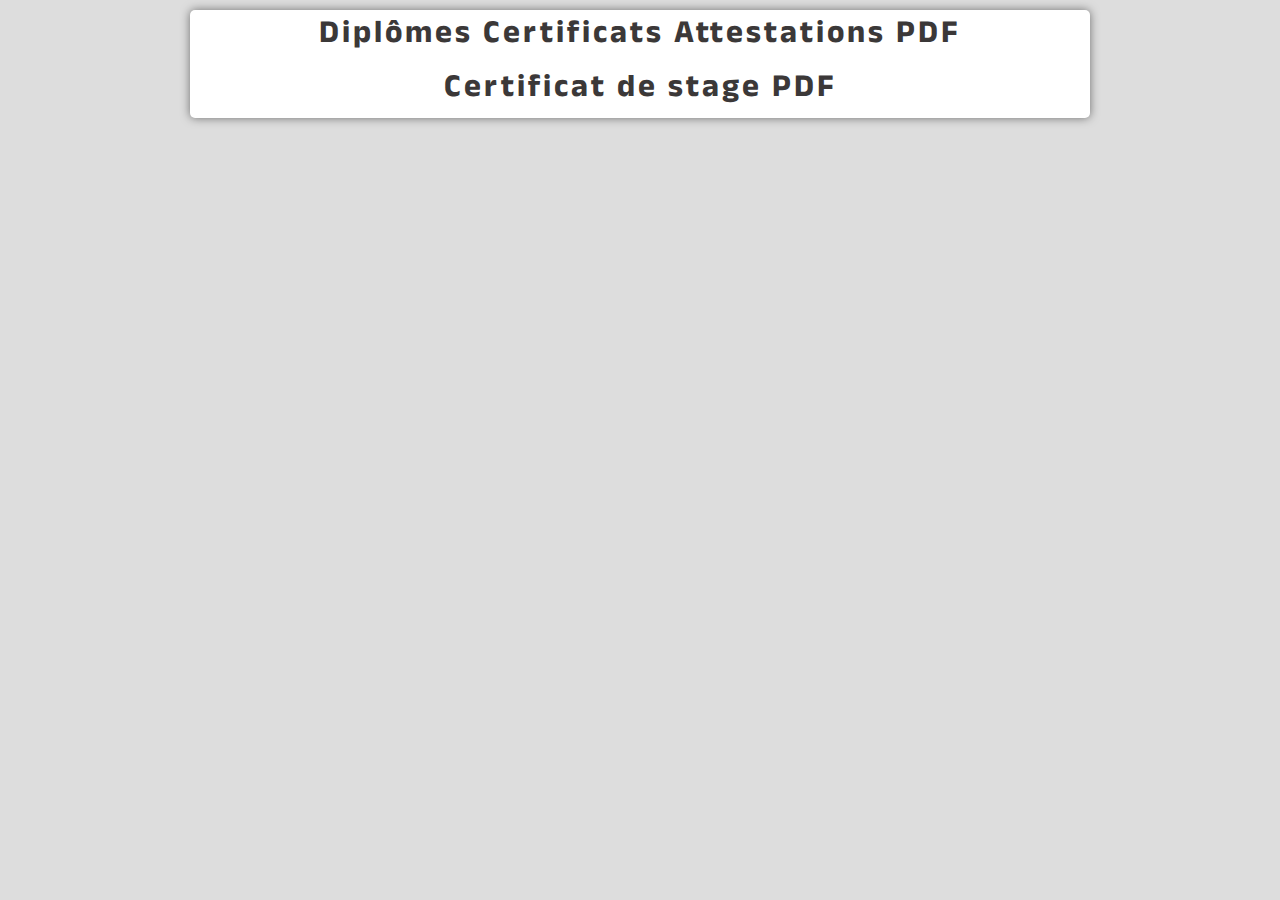
<file: index.html>
<!DOCTYPE html>
<html lang="en">
  <head>
    <meta charset="UTF-8" />
    <link href="style.css" rel="stylesheet" />
    <link rel="preconnect" href="https://fonts.googleapis.com" />
    <link rel="preconnect" href="https://fonts.gstatic.com" crossorigin />
    <link href="https://fonts.googleapis.com/css2?family=Anek+Devanagari:wght@200;700&display=swap" rel="stylesheet" />
    <link rel="icon" type="image/x-icon" href="./favicon.ico" />
    <title>Nesterenko Nataliia</title>
  </head>
  <body>
    <div class="page" style="display: flex; flex-direction: column; align-items: center;">
      <a href="./docs/Diplômes_Certificats_Attestations_compressed.pdf">
        <h1>Diplômes Certificats Attestations PDF</h1>
      </a>
      <a href="./docs/Certificat%20de%20stage.pdf">
        <h1>Certificat de stage PDF</h1>
      </a>
    </div>
  </body>
</html>
</file>
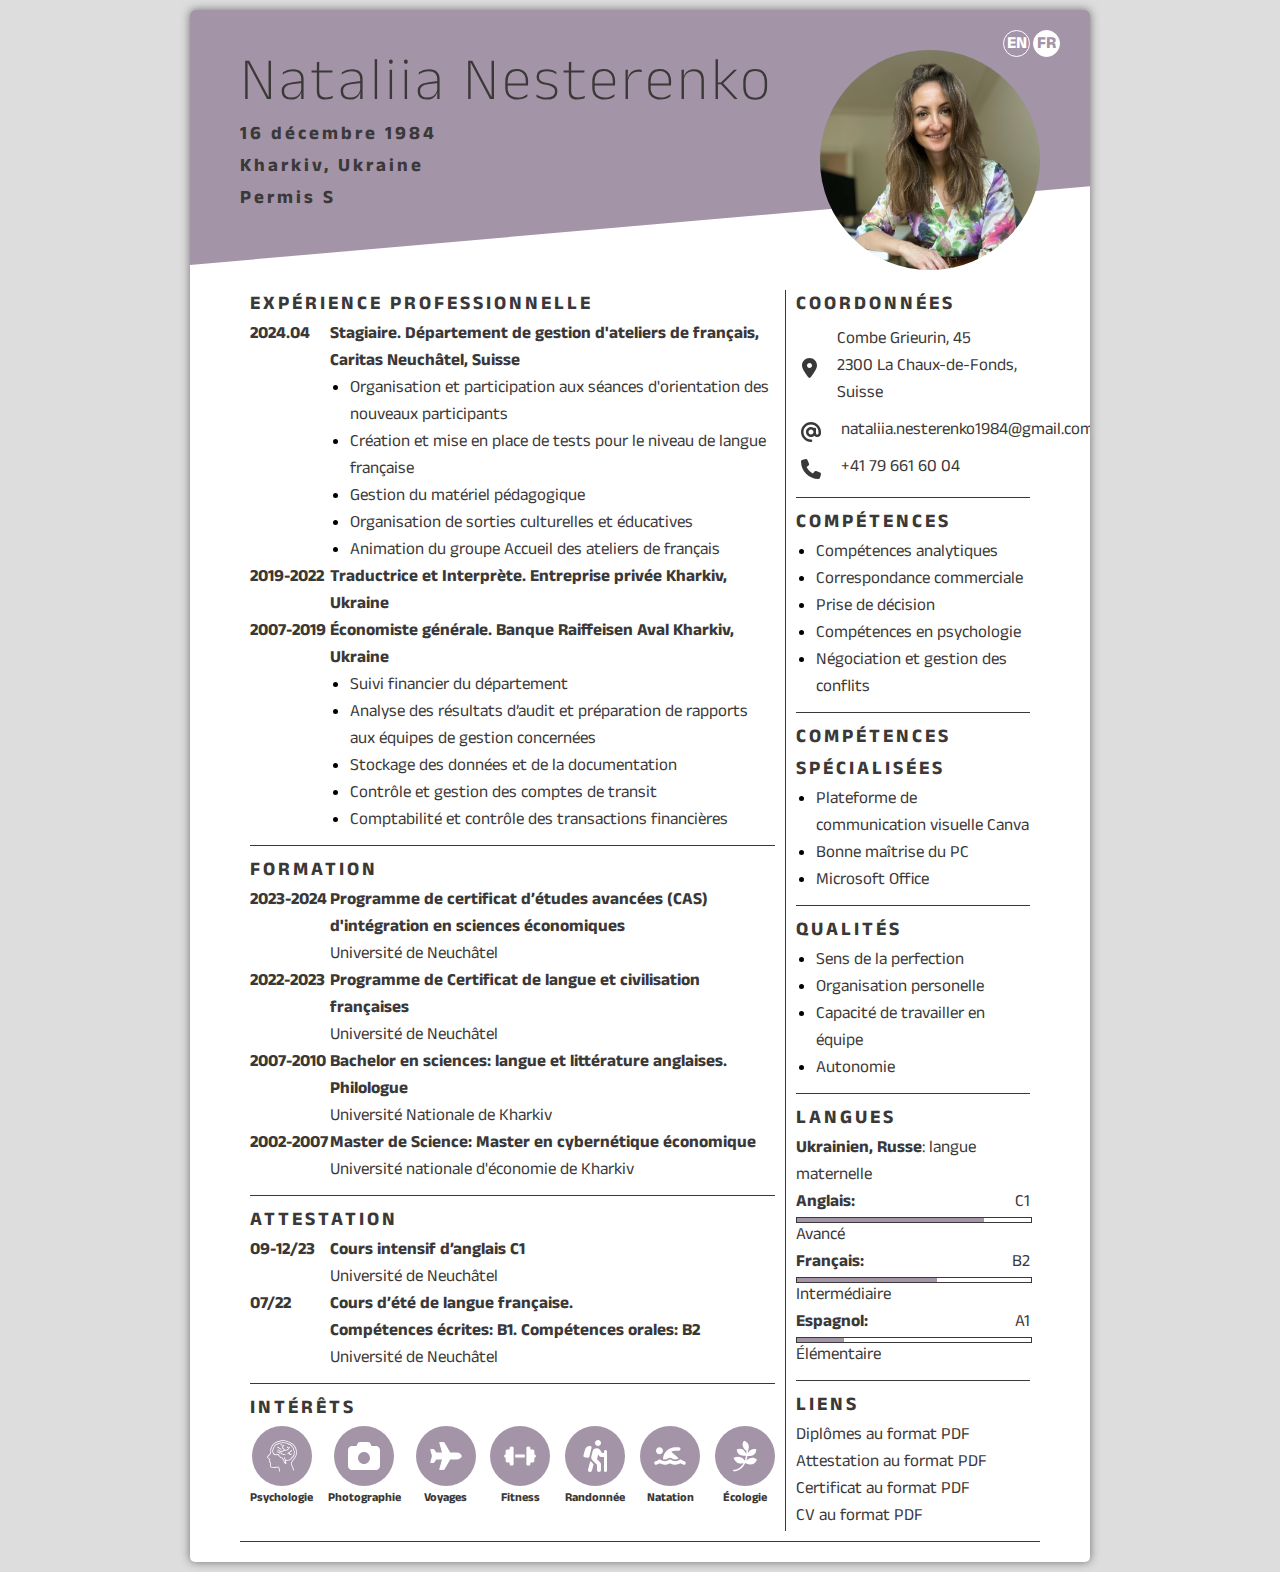
<file: fr/index.html>
<!DOCTYPE html>
<html lang="fr">
  <head>
    <meta charset="UTF-8" />
    <link href="../style.css" rel="stylesheet" />
    <link rel="preconnect" href="https://fonts.googleapis.com" />
    <link rel="preconnect" href="https://fonts.gstatic.com" crossorigin />
    <link href="https://fonts.googleapis.com/css2?family=Anek+Devanagari:wght@200;700&display=swap" rel="stylesheet" />
    <link rel="icon" type="image/x-icon" href="../favicon.ico" />
    <title>Nesterenko Nataliia</title>
  </head>
  <body>
    <div class="page">
      <header>
        <div class="background"></div>
        <div class="title">
          <h1>Nataliia Nesterenko</h1>
          <h3>16 décembre 1984</h3>
          <h3>Kharkiv, Ukraine</h3>
          <h3>Permis S</h3>
        </div>
        <div class="avatar"></div>
        <div class="switcher">
          <div class="switcher__item">
            <a href="../"><p class="bold">EN</p></a>
          </div>
          <div class="switcher__item active"><p class="bold">FR</p></div>
        </div>
      </header>
      <main>
        <div class="row">
          <div class="column1">
            <h2>EXPÉRIENCE PROFESSIONNELLE</h2>
            <div class="flex">
              <div class="mw80">
                <p class="bold">2024.04</p>
              </div>
              <div>
                <p class="bold">Stagiaire. Département de gestion d'ateliers de français, Caritas Neuchâtel, Suisse</p>
                <ul>
                  <li>
                    <p>
                      Organisation et participation aux séances d'orientation des nouveaux participants
                    </p>
                  </li>
                  <li>
                    <p>
                      Création et mise en place de tests pour le niveau de langue française
                    </p>
                  </li>
                  <li>
                    <p>
                      Gestion du matériel pédagogique
                    </p>
                  </li>
                  <li>
                    <p>
                      Organisation de sorties culturelles et éducatives
                    </p>
                  </li>
                  <li>
                    <p>
                      Animation du groupe Accueil des ateliers de français
                    </p>
                  </li>
                </ul>
              </div>
            </div>
            <div class="flex">
              <div class="mw80">
                <p class="bold">2019-2022</p>
              </div>
              <div>
                <p class="bold">Traductrice et Interprète. Entreprise privée Kharkiv, Ukraine</p>
              </div>
            </div>
            <div class="flex">
              <div class="mw80">
                <p class="bold">2007-2019</p>
              </div>
              <div>
                <p class="bold">Économiste générale. Banque Raiffeisen Aval Kharkiv, Ukraine</p>
                <ul>
                  <li><p>Suivi financier du département</p></li>
                  <li>
                    <p>
                      Analyse des résultats d’audit et préparation de rapports
                      aux équipes de gestion concernées
                    </p>
                  </li>
                  <li><p>Stockage des données et de la documentation</p></li>
                  <li>
                    <p>
                      Contrôle et gestion  des comptes de transit
                    </p>
                  </li>
                  <li>
                    <p>
                      Comptabilité et contrôle des transactions financières
                    </p>
                  </li>
                </ul>
              </div>
            </div>
            <div class="horizontal-line"></div>
            <h2>FORMATION</h2>
            <div class="flex">
              <div class="mw80">
                <p class="bold">2023-2024</p>
              </div>
              <div>
                <a href="../Attestations.pdf">
                  <p class="bold">Programme de certificat d’études avancées (CAS) d'intégration en sciences économiques</p>
                </a>
                <p>Université de Neuchâtel</p>
              </div>
            </div>
            <div class="flex">
              <div class="mw80">
                <p class="bold">2022-2023</p>
              </div>
              <div>
                <a href="../Diplomas.pdf"><p class="bold">Programme de Certificat de langue et civilisation françaises</p></a>
                <p>Université de Neuchâtel</p>
              </div>
            </div>
            <div class="flex">
              <div class="mw80">
                <p class="bold">2007-2010</p>
              </div>
              <div>
                <a href="../Diplomas.pdf"><p class="bold">Bachelor en sciences: langue et littérature anglaises. Philologue</p></a>
                <p>Université Nationale de Kharkiv</p>
              </div>
            </div>
            <div class="flex">
              <div class="mw80">
                <p class="bold">2002-2007</p>
              </div>
              <div>
                <a href="../Diplomas.pdf"><p class="bold">Master de Science: Master en cybernétique économique</p></a>
                <p>Université nationale d'économie de Kharkiv</p>
              </div>
            </div>
            <div class="horizontal-line"></div>
            <h2>ATTESTATION</h2>
            <div class="flex">
              <div class="mw80">
                <p class="bold">09-12/23</p>
              </div>
              <div>
                <a href="../Attestations.pdf">
                  <p class="bold">Cours intensif d’anglais C1</p>
                </a>
                <p>Université de Neuchâtel</p>
              </div>
            </div>
            <div class="flex">
              <div class="mw80">
                <p class="bold">07/22</p>
              </div>
              <div>
                <a href="../Attestations.pdf"
                  ><p class="bold">Cours d’été de langue française.</p>
                  <p class="bold">Compétences écrites: B1. Compétences orales: B2</p></a
                >
                <p>Université de Neuchâtel</p>
              </div>
            </div>
            <div class="horizontal-line"></div>
            <h2>INTÉRÊTS</h2>
            <div class="icon-group mb10">
              <!--psychology-->
              <div class="wrapper">
                <div class="icon bg circle">
                  <svg
                    xmlns="http://www.w3.org/2000/svg"
                    x="0px"
                    y="0px"
                    viewBox="0 0 1000 1000"
                    xml:space="preserve"
                    fill="#fff"
                    width="32"
                    height="32"
                  >
                    <g>
                      <g transform="translate(0.000000,511.000000) scale(0.100000,-0.100000)">
                        <path
                          d="M4985.5,4997c-610.5-63.7-1479.8-326.5-1989.8-602.7c-529.3-287.9-1004.5-734.1-1280.8-1205.5c-117.8-202.8-231.8-492.6-295.6-751.5c-56-224.1-65.7-444.3-46.4-994.9c7.7-253.1-1.9-291.7-150.7-542.9c-119.8-206.7-293.6-407.6-488.8-566C455.4,105.6,389.7-2.6,387.8-230.6c0-108.2,9.7-156.5,50.2-235.7C497.9-586,573.2-651.7,779.9-763.8c86.9-44.4,179.7-102.4,208.6-127.5l52.2-42.5l-36.7-75.3c-100.4-210.6-94.7-463.6,15.5-585.3c25.1-29,34.8-69.5,36.7-158.4c0-137.1,32.8-208.6,152.6-338.1c146.8-160.3,152.6-200.9,73.4-494.6c-34.8-131.3-52.1-243.4-52.1-347.7c0-137.1,7.7-168.1,63.7-276.2c156.5-305.2,440.5-448.2,880.9-448.2c206.7,1.9,316.8,15.5,888.6,123.6c282,54.1,660.7,85,751.5,61.8c79.2-19.3,133.3-160.3,214.4-552.5c123.6-610.4,148.8-697.4,204.8-738c61.8-46.3,119.8-32.8,164.2,32.8c29,44.4,27,65.7-29,293.6c-32.8,137.2-85,378.6-117.8,537.1c-40.6,199-79.2,332.3-125.6,425c-108.2,222.2-121.7,231.8-367,251.1c-226,17.4-519.7-13.5-971.7-100.5c-303.3-58-405.7-69.5-631.7-71.5c-243.4-1.9-280.1,1.9-365.1,42.5c-144.9,65.7-220.2,131.4-272.4,235.7c-61.8,119.8-59.9,170,3.9,411.5c61.8,233.7,69.5,465.6,19.3,579.5c-17.4,38.6-73.4,117.8-125.6,173.9c-141,148.8-148.8,173.9-100.5,260.8c57.9,102.4,46.4,179.6-32.9,218.3c-117.8,57.9-125.6,73.4-117.8,193.2c5.8,86.9,21.2,127.5,79.2,208.6c38.6,54.1,71.5,112.1,71.5,129.4c0,104.3-154.6,253.1-401.8,382.5c-98.5,52.2-200.9,119.8-226,150.7c-114,135.2-73.4,305.2,112,465.6c328.4,282,481,457.8,654.9,755.3c131.4,224.1,170,355.5,168.1,591.1c0,112-7.7,266.6-17.4,345.8c-13.5,94.7-11.6,204.8,1.9,328.4c119.8,1106.9,888.6,1947.3,2181,2387.7c960.1,326.5,1700,380.6,2507.5,183.5c1029.7-251.1,2001.4-844.2,2521-1537.7c229.9-307.2,427-745.7,504.2-1128.2c104.3-513.9,81.1-1163-57.9-1622.7c-104.3-340-231.8-554.4-624-1043.2c-413.4-511.9-658.8-915.7-757.3-1236.4c-57.9-191.3-57.9-428.9,0-656.8c48.3-181.6,285.9-826.8,417.3-1130.1c110.1-255,160.3-409.6,175.8-554.4c15.5-129.4,56-189.3,131.4-189.3c77.3,0,127.5,83.1,115.9,189.3c-21.3,175.8-83.1,384.4-181.6,612.4C8379.7-3277,8140.2-2618.3,8107.3-2456c-17.4,81.1-30.9,187.4-30.9,231.8c0,303.3,247.3,757.3,753.4,1389c471.4,587.3,622.1,875.1,736,1408.3c40.6,179.7,44.5,256.9,46.4,695.5c0,550.6-15.4,666.5-137.1,1062.5c-156.5,504.2-396,892.5-788.2,1286.6c-266.6,264.7-434.6,399.9-741.8,593.1C7442.8,4525.6,6787.9,4796,6241.2,4910C5835.5,4995,5317.8,5031.7,4985.5,4997z"
                        />
                        <path
                          d="M5246.3,4378.8c-30.9-7.7-162.3-15.4-289.8-17.4c-430.8-3.9-691.6-56-896.4-181.6c-71.5-44.4-143-69.6-212.5-77.3c-139.1-15.5-313-100.5-459.8-222.2c-108.2-90.8-129.4-100.5-216.4-100.5c-81.1,0-108.2-11.6-189.3-75.4c-226-179.7-405.7-411.5-517.7-670.3c-32.8-77.3-96.6-181.6-141-235.7c-98.5-115.9-150.7-229.9-168.1-361.2c-5.8-52.2-38.6-154.6-69.6-224.1c-98.5-220.2-139.1-421.1-129.4-643.3c7.7-222.2,38.6-305.2,216.4-589.2c58-92.7,110.1-195.1,117.8-231.8c17.4-77.3,144.9-224.1,241.5-272.4c129.4-65.7,224.1-79.2,637.5-94.7c380.6-15.5,419.2-13.5,463.6,17.4c115.9,81.1,183.5,69.5,202.8-34.8c29-154.6,121.7-270.5,284-353.5c58-29,85-61.8,121.7-143c25.1-57.9,69.5-135.2,96.6-171.9c98.5-129.4,301.4-235.7,515.8-270.4c59.9-11.6,77.3-25.1,114-104.3c25.1-50.2,115.9-164.2,202.8-255c181.6-189.3,200.9-226,326.5-579.5c129.5-367.1,210.6-527.4,343.9-670.3c110.1-117.8,303.3-237.6,384.5-237.6c63.7,0,117.8,73.4,106.2,146.8c-9.6,52.2-3.8,69.6,27.1,86.9c104.3,54.1,77.3,185.5-50.2,237.6c-108.2,46.4-131.3,117.9-141,425c-7.7,257-5.8,268.5,27,255c257-98.5,612.4-123.6,867.4-61.8c193.2,48.3,504.2,204.8,672.3,338.1c158.4,125.6,322.6,316.8,419.2,490.7c54.1,94.7,69.5,110.1,119.8,110.1c115.9,0,388.3,316.8,510,593.1c86.9,197,129.4,417.3,135.2,701.3c3.9,142.9,15.5,324.5,29,401.8c38.6,226-32.8,558.3-148.7,697.4c-29,34.8-46.4,81.1-46.4,119.8c-1.9,200.9-110.1,506.1-262.7,732.2c-98.5,146.8-608.5,693.5-797.9,855.8c-135.2,115.9-320.7,206.7-421.1,206.7c-61.8,0-110.1,21.2-231.8,104.3c-187.4,123.6-357.4,193.2-444.3,179.7c-34.8-5.8-67.6-1.9-73.4,7.7c-25.1,36.7-133.3,79.2-276.2,104.3c-81.2,13.5-187.4,40.6-233.8,56c-106.3,38.6-175.8,38.6-303.3-1.9c-94.7-29-106.3-29-168.1,0C5470.4,4400,5346.8,4403.9,5246.3,4378.8z M5520.6,4106.4c50.2-21.2,81.1-21.2,164.2-1.9c191.3,46.4,206.7,46.4,289.8,15.4c46.4-17.4,142.9-38.6,216.4-48.3c86.9-13.5,146.8-32.8,173.9-57.9c59.9-56,144.9-83.1,224.1-69.5c85,13.5,222.2-52.2,421.1-202.8c119.8-92.7,135.2-98.5,212.5-88.9c152.6,19.3,231.8-38.6,693.5-513.9c438.5-450.1,558.3-660.7,583.4-1023.9c11.6-166.1,13.5-170,90.8-243.4c131.4-127.5,177.7-369,110.1-585.4c-25.1-81.1-30.9-158.4-27-345.8c9.6-425-96.6-736-343.9-996.8c-75.3-77.3-88.8-83.1-154.6-73.4c-88.8,13.5-139.1-25.1-183.5-150.7c-71.5-197-268.5-446.2-463.6-585.3c-262.7-187.4-481-260.8-766.9-260.8c-210.6,1.9-301.4,19.3-490.7,98.5c-115.9,48.3-143,67.6-171.9,127.5c-17.4,38.6-69.5,117.8-115.9,177.7c-115.9,152.6-146.8,218.3-146.8,322.6c0,106.3-38.6,162.3-115.9,162.3c-86.9,0-125.6-63.7-123.7-200.9c2-135.2,38.7-222.2,181.6-417.3c50.2-69.6,98.5-139.1,108.2-154.6s23.2-206.7,29-425c7.7-218.3,19.3-417.3,25.1-444.3c30.9-115.9-117.9,206.7-200.9,434.7c-146.8,403.7-195.1,490.7-386.4,695.5c-129.4,141-173.9,202.8-191.3,268.5c-11.6,46.4-34.8,94.7-52.1,110.1c-17.4,15.4-102.4,32.9-193.2,38.6c-272.4,21.3-396,112-463.6,341.9c-27,92.7-40.6,108.2-173.9,197.1c-152.6,104.3-200.9,170-200.9,280.1c0,108.2-29,141-148.8,175.8c-121.7,34.8-276.2,29-365.1-17.4c-46.4-23.2-119.8-25.1-423.1-13.5c-471.4,17.4-568,52.2-625.9,233.7c-11.6,38.6-71.5,146.8-131.4,241.5c-139.1,220.2-175.8,305.2-191.2,436.6c-17.4,148.7,36.7,394.1,129.4,593.1c46.4,100.5,75.3,189.3,75.3,237.6c0,104.3,40.6,191.2,141,299.4c46.4,52.1,98.5,137.1,117.8,189.3c81.1,220.2,243.4,454,417.3,598.9c79.2,67.6,90.8,71.5,179.7,59.9l92.7-13.5l139.1,129.4c162.3,152.6,287.9,214.4,459.8,233.8c98.5,9.7,141,25.1,208.6,77.3c150.7,114,287.8,144.9,730.2,158.4c214.4,7.7,397.9,19.3,405.7,29C5310.1,4154.7,5445.3,4139.2,5520.6,4106.4z"
                        />
                        <path
                          d="M4454.3,3635c-59.9-58-59.9-85-7.7-152.6c40.6-52.2,44.4-52.2,208.6-40.6c266.6,21.2,554.4-46.4,589.2-135.2c7.7-21.3-13.5-61.8-54.1-114c-218.3-264.7-224.1-593.1-15.4-765c40.6-32.8,104.3-69.6,143-81.1c48.3-13.5,86.9-44.4,121.7-94.7c141-216.3,473.3-260.8,473.3-65.7c0,81.1-67.6,137.1-144.9,117.8c-61.8-15.4-141,56-156.5,143c-15.5,77.3-48.3,100.5-166.2,117.8c-199,30.9-241.5,158.4-129.5,382.5c67.6,135.2,158.4,208.7,280.1,228c144.9,21.2,206.7,135.2,119.8,218.3c-46.3,42.5-90.8,48.3-181.6,21.2c-54.1-15.4-63.8-9.7-110.1,46.4c-108.2,137.1-386.4,222.2-724.4,222.2C4514.1,3683.3,4496.8,3679.5,4454.3,3635z"
                        />
                        <path
                          d="M6523.2,3014.9c-110.1-108.2,83.1-367,328.4-438.5c88.9-25.1,94.7-30.9,100.4-96.6c9.6-102.4-59.9-168.1-175.8-168.1c-92.7,0-187.4-56-187.4-110.1c0-42.5-119.8-156.5-181.6-171.9c-30.9-7.7-87-1.9-131.4,13.5c-67.6,21.3-83.1,21.3-127.5-9.7c-29-17.4-81.1-46.4-117.9-61.8c-59.9-27-73.4-27-137.1,1.9c-83.1,36.7-135.2,21.2-199-61.8c-58-73.4-131.4-100.5-427-150.7c-285.9-50.2-411.5-85-486.8-135.2c-38.6-25.1-48.3-23.2-88.9,7.7c-85,65.7-210.6,119.8-311,131.4c-94.7,11.6-108.2,21.2-226,146.8c-187.4,200.9-345.8,260.8-544.8,206.7c-112-30.9-148.7-135.2-73.4-202.8c29-25.1,65.7-34.8,135.2-30.9c123.6,3.9,173.9-23.2,328.4-181.6c146.8-150.7,202.8-183.5,309.1-183.5c85,0,166.1-36.7,316.8-144.9c104.3-75.3,143-75.3,224.1,1.9c65.7,61.8,175.8,94.7,454,141c258.9,42.5,372.9,77.3,477.2,146.8c56,36.7,98.5,48.3,179.7,48.3c65.7,0,133.3,13.5,170,32.8c34.8,17.4,123.7,38.6,197.1,44.4c170,15.5,262.7,59.9,394.1,187.4c56,56,115.9,102.4,133.3,102.4c57.9,0,199,81.1,245.3,142.9c25.1,34.8,57.9,106.3,73.4,162.3c21.3,86.9,34.7,104.3,108.2,143c139.1,75.3,200.9,241.5,117.8,324.5c-52.2,52.2-98.5,48.3-206.7-19.3c-171.9-110.1-367.1-67.6-452.1,100.5c-23.2,46.3-52.2,88.9-63.8,96.6C6641.1,3055.5,6554.2,3047.7,6523.2,3014.9z"
                        />
                        <path
                          d="M3474.8,2935.7c-19.3-21.2-34.8-59.9-34.8-88.9c0-75.3,48.3-110.1,152.6-110.1c50.2,0,135.2-13.5,189.3-29c83.1-25.1,108.2-44.4,158.4-121.7c32.8-52.2,59.9-112.1,59.9-135.2c0-69.6,67.6-100.5,200.9-86.9c208.6,19.3,343.9-88.9,403.8-318.8c30.9-119.8,67.6-162.3,141-162.3c79.2,0,127.5,67.6,112,156.5c-46.4,274.3-299.4,533.2-554.4,571.8c-50.2,7.7-90.8,21.2-90.8,30.9s-30.9,59.9-69.5,112c-98.5,131.4-251.1,199-471.4,210.6C3527,2972.4,3503.8,2968.5,3474.8,2935.7z"
                        />
                        <path
                          d="M7925.8,1904.1c-59.9-114-129.5-171.9-204.8-171.9c-114,0-156.5-30.9-266.6-187.4c-150.7-214.4-347.7-357.4-614.3-442.4c-131.3-40.6-173.8-75.3-173.8-141c1.9-131.4,156.5-193.2,363.2-146.8c67.6,15.5,129.4,29,137.2,29c9.7,0,23.2-40.6,30.9-90.8c17.4-123.6,75.4-251.1,117.9-264.7c21.3-5.8,123.6-19.3,229.9-29c305.2-29,438.5,13.5,488.7,162.3c25.1,79.2,17.4,127.5-27,173.9c-63.8,63.7-200.9,11.6-200.9-73.4c0-36.7-67.6-42.5-245.4-21.3c-98.5,13.5-102.4,15.4-112,83.1c-17.4,100.5-65.7,228-96.6,253.1c-25.1,19.3-5.8,44.4,108.2,150.7c73.4,67.6,160.4,162.3,193.2,208.6c30.9,46.4,73.4,85,90.8,85c117.9,0,332.3,170,390.2,307.1c38.6,94.7-1.9,164.2-102.4,171.9C7968.3,1965.9,7956.7,1960.1,7925.8,1904.1z"
                        />
                        <path
                          d="M3355.1,1510c-90.8-90.8-38.6-189.3,135.2-256.9c61.8-23.2,137.2-56,166.1-71.5c58-32.8,143-38.6,160.3-9.7c5.8,11.6,42.5,19.3,79.2,19.3c58,0,85-17.4,162.3-96.6c52.2-52.2,108.2-96.6,123.6-96.6c27,0,29-7.7,11.6-38.6c-34.8-65.7,15.5-143,96.6-150.7c56-3.9,79.2,5.8,135.2,63.8c77.3,79.2,141,86.9,264.7,29c94.7-42.5,160.3-135.2,160.3-224.1c0-90.8,46.4-117.8,214.4-127.5c135.2-5.8,158.4-13.5,257-81.1c65.7-44.4,121.7-69.5,141-63.8s69.6,25.1,112.1,40.6c42.5,15.5,115.9,29,162.3,30.9c73.4,0,92.7-9.7,154.5-77.3c79.2-86.9,148.8-100.5,200.9-42.5c42.5,46.4,40.6,115.9-3.9,189.3c-67.6,112-295.6,177.7-504.2,144.9c-108.2-17.4-125.5-15.4-204.7,27.1c-48.3,25.1-139.1,56-200.9,69.5c-90.8,17.4-114,30.9-123.6,63.7c-19.3,75.3-170,228-272.4,274.3c-114,54.1-284,61.8-390.2,17.4c-36.7-15.5-71.5-29-73.4-29s-15.4,27-29,58c-54.1,129.4-262.7,251.1-432.7,251.1c-42.5,0-121.7,17.4-175.8,36.7C3449.7,1546.7,3399.5,1554.5,3355.1,1510z"
                        />
                      </g>
                    </g>
                  </svg>
                </div>
                <p class="bold fs12">Psychologie</p>
              </div>
              <!--photography-->
              <div class="wrapper">
                <div class="icon bg circle">
                  <svg xmlns="http://www.w3.org/2000/svg" viewBox="0 0 512 512" fill="#fff" width="32" height="32">
                    <path
                      d="M149.1 64.8L138.7 96H64C28.7 96 0 124.7 0 160V416c0 35.3 28.7 64 64 64H448c35.3 0 64-28.7 64-64V160c0-35.3-28.7-64-64-64H373.3L362.9 64.8C356.4 45.2 338.1 32 317.4 32H194.6c-20.7 0-39 13.2-45.5 32.8zM256 384c-53 0-96-43-96-96s43-96 96-96s96 43 96 96s-43 96-96 96z"
                    />
                  </svg>
                </div>
                <p class="bold fs12">Photographie</p>
              </div>
              <!--traveling-->
              <div class="wrapper">
                <div class="icon bg circle">
                  <svg xmlns="http://www.w3.org/2000/svg" viewBox="0 0 576 512" fill="#fff" width="32" height="28">
                    <path
                      d="M482.3 192c34.2 0 93.7 29 93.7 64c0 36-59.5 64-93.7 64l-116.6 0L265.2 495.9c-5.7 10-16.3 16.1-27.8 16.1l-56.2 0c-10.6 0-18.3-10.2-15.4-20.4l49-171.6L112 320 68.8 377.6c-3 4-7.8 6.4-12.8 6.4l-42 0c-7.8 0-14-6.3-14-14c0-1.3 .2-2.6 .5-3.9L32 256 .5 145.9c-.4-1.3-.5-2.6-.5-3.9c0-7.8 6.3-14 14-14l42 0c5 0 9.8 2.4 12.8 6.4L112 192l102.9 0-49-171.6C162.9 10.2 170.6 0 181.2 0l56.2 0c11.5 0 22.1 6.2 27.8 16.1L365.7 192l116.6 0z"
                    />
                  </svg>
                </div>
                <p class="bold fs12">Voyages</p>
              </div>
              <!--fitness-->
              <div class="wrapper">
                <div class="icon bg circle">
                  <svg xmlns="http://www.w3.org/2000/svg" viewBox="0 0 640 512" fill="#fff" width="32" height="26">
                    <!--! Font Awesome Pro 6.2.0 by @fontawesome - https://fontawesome.com License - https://fontawesome.com/license (Commercial License) Copyright 2022 Fonticons, Inc. -->
                    <path
                      d="M112 96c0-17.7 14.3-32 32-32h16c17.7 0 32 14.3 32 32V224v64V416c0 17.7-14.3 32-32 32H144c-17.7 0-32-14.3-32-32V384H64c-17.7 0-32-14.3-32-32V288c-17.7 0-32-14.3-32-32s14.3-32 32-32V160c0-17.7 14.3-32 32-32h48V96zm416 0v32h48c17.7 0 32 14.3 32 32v64c17.7 0 32 14.3 32 32s-14.3 32-32 32v64c0 17.7-14.3 32-32 32H528v32c0 17.7-14.3 32-32 32H480c-17.7 0-32-14.3-32-32V288 224 96c0-17.7 14.3-32 32-32h16c17.7 0 32 14.3 32 32zM416 224v64H224V224H416z"
                    />
                  </svg>
                </div>
                <p class="bold fs12">Fitness</p>
              </div>
              <!--hiking-->
              <div class="wrapper">
                <div class="icon bg circle">
                  <svg xmlns="http://www.w3.org/2000/svg" viewBox="0 0 384 512" fill="#fff" width="24" height="32">
                    <!--! Font Awesome Pro 6.2.0 by @fontawesome - https://fontawesome.com License - https://fontawesome.com/license (Commercial License) Copyright 2022 Fonticons, Inc. -->
                    <path
                      d="M288 48c0 26.5-21.5 48-48 48s-48-21.5-48-48s21.5-48 48-48s48 21.5 48 48zM243.3 230.7L224.2 307l49.7 49.7c9 9 14.1 21.2 14.1 33.9V480c0 17.7-14.3 32-32 32s-32-14.3-32-32V397.3l-73.9-73.9c-15.8-15.8-22.2-38.6-16.9-60.3l20.4-84c8.3-34.1 42.7-54.9 76.7-46.4c19 4.8 35.6 16.4 46.4 32.7L305.1 208H336V184c0-13.3 10.7-24 24-24s24 10.7 24 24v55.8c0 .1 0 .2 0 .2s0 .2 0 .2V488c0 13.3-10.7 24-24 24s-24-10.7-24-24V272H296.6c-16 0-31-8-39.9-21.4l-13.3-20zM81.1 471.9L117.3 334c3 4.2 6.4 8.2 10.1 11.9l41.9 41.9L142.9 488.1c-4.5 17.1-22 27.3-39.1 22.8s-27.3-22-22.8-39.1zm55.5-346L101.4 266.5c-3 12.1-14.9 19.9-27.2 17.9l-47.9-8c-14-2.3-22.9-16.3-19.2-30L31.9 155c9.5-34.8 41.1-59 77.2-59h4.2c15.6 0 27.1 14.7 23.3 29.8z"
                    />
                  </svg>
                </div>
                <p class="bold fs12">Randonnée</p>
              </div>
              <!--swimming-->
              <div class="wrapper">
                <div class="icon bg circle">
                  <svg xmlns="http://www.w3.org/2000/svg" viewBox="0 0 576 512" fill="#fff" width="32" height="28">
                    <!--! Font Awesome Pro 6.2.0 by @fontawesome - https://fontawesome.com License - https://fontawesome.com/license (Commercial License) Copyright 2022 Fonticons, Inc. -->
                    <path
                      d="M309.5 178.4L447.9 297.1c-1.6 .9-3.2 2-4.8 3c-18 12.4-40.1 20.3-59.2 20.3c-19.6 0-40.8-7.7-59.2-20.3c-22.1-15.5-51.6-15.5-73.7 0c-17.1 11.8-38 20.3-59.2 20.3c-10.1 0-21.1-2.2-31.9-6.2C163.1 193.2 262.2 96 384 96h64c17.7 0 32 14.3 32 32s-14.3 32-32 32H384c-26.9 0-52.3 6.6-74.5 18.4zM32 160c0-35.3 28.7-64 64-64s64 28.7 64 64s-28.7 64-64 64s-64-28.7-64-64zM306.5 325.9C329 341.4 356.5 352 384 352c26.9 0 55.4-10.8 77.4-26.1l0 0c11.9-8.5 28.1-7.8 39.2 1.7c14.4 11.9 32.5 21 50.6 25.2c17.2 4 27.9 21.2 23.9 38.4s-21.2 27.9-38.4 23.9c-24.5-5.7-44.9-16.5-58.2-25C449.5 405.7 417 416 384 416c-31.9 0-60.6-9.9-80.4-18.9c-5.8-2.7-11.1-5.3-15.6-7.7c-4.5 2.4-9.7 5.1-15.6 7.7c-19.8 9-48.5 18.9-80.4 18.9c-33 0-65.5-10.3-94.5-25.8c-13.4 8.4-33.7 19.3-58.2 25c-17.2 4-34.4-6.7-38.4-23.9s6.7-34.4 23.9-38.4c18.1-4.2 36.2-13.3 50.6-25.2c11.1-9.4 27.3-10.1 39.2-1.7l0 0C136.7 341.2 165.1 352 192 352c27.5 0 55-10.6 77.5-26.1c11.1-7.9 25.9-7.9 37 0z"
                    />
                  </svg>
                </div>
                <p class="bold fs12">Natation</p>
              </div>
              <!--ecology-->
              <div class="wrapper">
                <div class="icon bg circle">
                  <svg xmlns="http://www.w3.org/2000/svg" viewBox="0 0 384 512" fill="#fff" width="24" height="32">
                    <!--! Font Awesome Pro 6.2.0 by @fontawesome - https://fontawesome.com License - https://fontawesome.com/license (Commercial License) Copyright 2022 Fonticons, Inc. -->
                    <path
                      d="M384 312.7c-55.1 136.7-187.1 54-187.1 54-40.5 81.8-107.4 134.4-184.6 134.7-16.1 0-16.6-24.4 0-24.4 64.4-.3 120.5-42.7 157.2-110.1-41.1 15.9-118.6 27.9-161.6-82.2 109-44.9 159.1 11.2 178.3 45.5 9.9-24.4 17-50.9 21.6-79.7 0 0-139.7 21.9-149.5-98.1 119.1-47.9 152.6 76.7 152.6 76.7 1.6-16.7 3.3-52.6 3.3-53.4 0 0-106.3-73.7-38.1-165.2 124.6 43 61.4 162.4 61.4 162.4.5 1.6.5 23.8 0 33.4 0 0 45.2-89 136.4-57.5-4.2 134-141.9 106.4-141.9 106.4-4.4 27.4-11.2 53.4-20 77.5 0 0 83-91.8 172-20z"
                    />
                  </svg>
                </div>
                <p class="bold fs12">Écologie</p>
              </div>
            </div>
          </div>
          <div class="column">
            <h2>COORDONNÉES</h2>
            <div class="item">
              <div class="icon mr20 w20">
                <svg xmlns="http://www.w3.org/2000/svg" viewBox="0 0 384 512" fill="#3b3838" width="15" height="20">
                  <path
                          d="M215.7 499.2C267 435 384 279.4 384 192C384 86 298 0 192 0S0 86 0 192c0 87.4 117 243 168.3 307.2c12.3 15.3 35.1 15.3 47.4 0zM192 256c-35.3 0-64-28.7-64-64s28.7-64 64-64s64 28.7 64 64s-28.7 64-64 64z"
                  />
                </svg>
              </div>
              <div>
                <p>Combe Grieurin, 45</p>
                <p>2300 La Chaux-de-Fonds, Suisse</p>
              </div>
            </div>
            <div class="item">
              <div class="icon mr20 w20">
                <svg xmlns="http://www.w3.org/2000/svg" viewBox="0 0 512 512" fill="#3b3838" width="20" height="20">
                  <path
                          d="M256 64C150 64 64 150 64 256s86 192 192 192c17.7 0 32 14.3 32 32s-14.3 32-32 32C114.6 512 0 397.4 0 256S114.6 0 256 0S512 114.6 512 256v32c0 53-43 96-96 96c-29.3 0-55.6-13.2-73.2-33.9C320 371.1 289.5 384 256 384c-70.7 0-128-57.3-128-128s57.3-128 128-128c27.9 0 53.7 8.9 74.7 24.1c5.7-5 13.1-8.1 21.3-8.1c17.7 0 32 14.3 32 32v80 32c0 17.7 14.3 32 32 32s32-14.3 32-32V256c0-106-86-192-192-192zm64 192c0-35.3-28.7-64-64-64s-64 28.7-64 64s28.7 64 64 64s64-28.7 64-64z"
                  />
                </svg>
              </div>
              <p><a href="mailto:nataliia.nesterenko1984@gmail.com">nataliia.nesterenko1984@gmail.com</a></p>
            </div>
            <div class="item">
              <div class="icon mr20 w20">
                <svg xmlns="http://www.w3.org/2000/svg" viewBox="0 0 512 512" fill="#3b3838" width="20" height="20">
                  <path
                          d="M164.9 24.6c-7.7-18.6-28-28.5-47.4-23.2l-88 24C12.1 30.2 0 46 0 64C0 311.4 200.6 512 448 512c18 0 33.8-12.1 38.6-29.5l24-88c5.3-19.4-4.6-39.7-23.2-47.4l-96-40c-16.3-6.8-35.2-2.1-46.3 11.6L304.7 368C234.3 334.7 177.3 277.7 144 207.3L193.3 167c13.7-11.2 18.4-30 11.6-46.3l-40-96z"
                  />
                </svg>
              </div>
              <p><a href="tel:+41796616004">+41 79 661 60 04</a></p>
            </div>
            <div class="horizontal-line"></div>
            <h2>COMPÉTENCES</h2>
            <ul>
              <li><p>Compétences analytiques</p></li>
              <li><p>Correspondance commerciale</p></li>
              <li><p>Prise de décision</p></li>
              <li><p>Compétences en psychologie</p></li>
              <li><p>Négociation et gestion des conflits</p></li>
            </ul>
            <div class="horizontal-line"></div>
            <h2>COMPÉTENCES SPÉCIALISÉES</h2>
            <ul>
              <li><p>Plateforme de communication visuelle Canva</p></li>
              <li><p>Bonne maîtrise du PC</p></li>
              <li><p>Microsoft Office</p></li>
            </ul>
            <div class="horizontal-line"></div>
            <h2>QUALITÉS</h2>
            <ul>
              <li><p>Sens de la perfection</p></li>
              <li><p>Organisation personelle</p></li>
              <li><p>Capacité de travailler en équipe</p></li>
              <li><p>Autonomie</p></li>
            </ul>
            <div class="horizontal-line"></div>
            <h2>LANGUES</h2>
            <p><span class="bold">Ukrainien, Russe</span>: langue maternelle</p>
            <div class="progress-bar-item">
              <div class="title">
                <p class="bold">Anglais:</p>
                <p>C1</p>
              </div>
              <div class="progress">
                <div class="progress-bar animation-bar80" style="width: 80%"></div>
              </div>
              <p>Avancé</p>
            </div>
            <div class="progress-bar-item">
              <div class="title">
                <p class="bold">Français:</p>
                <p>B2</p>
              </div>
              <div class="progress">
                <div class="progress-bar animation-bar60" style="width: 60%"></div>
              </div>
              <p>Intermédiaire</p>
            </div>
            <div class="progress-bar-item">
              <div class="title">
                <p class="bold">Espagnol:</p>
                <p>A1</p>
              </div>
              <div class="progress">
                <div class="progress-bar animation-bar20" style="width: 20%"></div>
              </div>
              <p>Élémentaire</p>
            </div>
            <div class="horizontal-line"></div>
            <h2>LIENS</h2>
            <a href="../Diplomas.pdf"><p>Diplômes au format PDF</p></a>
            <a href="../Attestations.pdf"><p>Attestation au format PDF</p></a>
            <a href="../Certificates.pdf"><p>Certificat au format PDF</p></a>
            <a href="./fr.pdf"><p>CV au format PDF</p></a>
            <!--                    <div class="qr">-->
            <!--                        <svg xmlns="http://www.w3.org/2000/svg" xmlns:xlink="http://www.w3.org/1999/xlink" version="1.1" width="150" height="150" viewBox="0 0 2000 2000" x="9.6" y="131.7" shape-rendering="crispEdges"><defs></defs><rect x="0" y="0" width="2000" height="2000" fill="#ffffff"></rect><svg viewBox="0 0 4 4" x="686" y="173" width="57" height="57" shape-rendering="auto"><rect fill="#000000" width="4" height="4" rx="0.85"></rect></svg><svg viewBox="0 0 4 4" x="800" y="173" width="57" height="57" shape-rendering="auto"><path fill="#000000" d="M3.15,4A0.85,0.85,0,0,0,4,3.15V4Z"></path></svg>-->
            <!--                            <svg viewBox="0 0 4 4" x="857" y="173" width="57" height="57" shape-rendering="auto"><path fill="#000000" d="M0.85,0A0.85,0.85,0,0,0,0,0.85V4H4V0H0.85Z"></path></svg><svg viewBox="0 0 4 4" x="914" y="173" width="57" height="57" shape-rendering="auto"><rect fill="#000000" width="4" height="4"></rect></svg><svg viewBox="0 0 4 4" x="971" y="173" width="57" height="57" shape-rendering="auto"><path fill="#000000" d="M3.15,0A0.85,0.85,0,0,1,4,0.85V4H0V0H3.15Z"></path></svg><svg viewBox="0 0 4 4" x="1028" y="173" width="57" height="57" shape-rendering="auto"><path fill="#000000" d="M0.85,4A0.85,0.85,0,0,1,0,3.15V4Z"></path></svg><svg viewBox="0 0 4 4" x="1085" y="173" width="57" height="57" shape-rendering="auto"><rect fill="#000000" width="4" height="4" rx="0.85"></rect></svg><svg viewBox="0 0 4 4" x="1313" y="173" width="57" height="57" shape-rendering="auto"><rect fill="#000000" width="4" height="4" rx="0.85"></rect></svg><svg viewBox="0 0 4 4" x="686" y="230" width="57" height="57" shape-rendering="auto"><path fill="#000000" d="M3.15,4A0.85,0.85,0,0,0,4,3.15V4Z"></path></svg><svg viewBox="0 0 4 4" x="743" y="230" width="57" height="57" shape-rendering="auto"><path fill="#000000" d="M0.85,0A0.85,0.85,0,0,0,0,0.85V4H4V0H0.85Z"></path></svg><svg viewBox="0 0 4 4" x="800" y="230" width="57" height="57" shape-rendering="auto"><rect fill="#000000" width="4" height="4"></rect></svg><svg viewBox="0 0 4 4" x="857" y="230" width="57" height="57" shape-rendering="auto"><rect fill="#000000" width="4" height="4"></rect></svg><svg viewBox="0 0 4 4" x="914" y="230" width="57" height="57" shape-rendering="auto"><path fill="#000000" d="M0.85,0H0V0.85A0.85,0.85,0,0,1,0.85,0Z"></path></svg><svg viewBox="0 0 4 4" x="914" y="230" width="57" height="57" shape-rendering="auto"><path fill="#000000" d="M4,0.85V0H3.15A0.85,0.85,0,0,1,4,0.85Z"></path></svg><svg viewBox="0 0 4 4" x="914" y="230" width="57" height="57" shape-rendering="auto"><path fill="#000000" d="M3.15,4A0.85,0.85,0,0,0,4,3.15V4Z"></path></svg><svg viewBox="0 0 4 4" x="914" y="230" width="57" height="57" shape-rendering="auto"><path fill="#000000" d="M0.85,4A0.85,0.85,0,0,1,0,3.15V4Z"></path></svg><svg viewBox="0 0 4 4" x="971" y="230" width="57" height="57" shape-rendering="auto"><rect fill="#000000" width="4" height="4"></rect></svg><svg viewBox="0 0 4 4" x="1028" y="230" width="57" height="57" shape-rendering="auto"><path fill="#000000" d="M0.85,4h2.3A0.85,0.85,0,0,0,4,3.15V0.85A0.85,0.85,0,0,0,3.15,0H0V4Z"></path></svg><svg viewBox="0 0 4 4" x="1199" y="230" width="57" height="57" shape-rendering="auto"><path fill="#000000" d="M3.15,0H0.85A0.85,0.85,0,0,0,0,0.85v2.3A0.85,0.85,0,0,0,0.85,4H4V0Z"></path></svg><svg viewBox="0 0 4 4" x="1256" y="230" width="57" height="57" shape-rendering="auto"><path fill="#000000" d="M3.15,0A0.85,0.85,0,0,1,4,0.85V4H0V0H3.15Z"></path></svg><svg viewBox="0 0 4 4" x="629" y="287" width="57" height="57" shape-rendering="auto"><path fill="#000000" d="M3.15,0H0.85A0.85,0.85,0,0,0,0,0.85v2.3A0.85,0.85,0,0,0,0.85,4H4V0Z"></path></svg><svg viewBox="0 0 4 4" x="686" y="287" width="57" height="57" shape-rendering="auto"><rect fill="#000000" width="4" height="4"></rect></svg><svg viewBox="0 0 4 4" x="743" y="287" width="57" height="57" shape-rendering="auto"><rect fill="#000000" width="4" height="4"></rect></svg><svg viewBox="0 0 4 4" x="800" y="287" width="57" height="57" shape-rendering="auto"><path fill="#000000" d="M0.85,0H0V0.85A0.85,0.85,0,0,1,0.85,0Z"></path></svg><svg viewBox="0 0 4 4" x="800" y="287" width="57" height="57" shape-rendering="auto"><path fill="#000000" d="M4,0.85V0H3.15A0.85,0.85,0,0,1,4,0.85Z"></path></svg><svg viewBox="0 0 4 4" x="800" y="287" width="57" height="57" shape-rendering="auto"><path fill="#000000" d="M0.85,4A0.85,0.85,0,0,1,0,3.15V4Z"></path></svg><svg viewBox="0 0 4 4" x="857" y="287" width="57" height="57" shape-rendering="auto"><path fill="#000000" d="M0,3.15A0.85,0.85,0,0,0,0.85,4H4V0H0V3.15Z"></path></svg><svg viewBox="0 0 4 4" x="914" y="287" width="57" height="57" shape-rendering="auto"><rect fill="#000000" width="4" height="4"></rect></svg><svg viewBox="0 0 4 4" x="971" y="287" width="57" height="57" shape-rendering="auto"><rect fill="#000000" width="4" height="4"></rect></svg><svg viewBox="0 0 4 4" x="1028" y="287" width="57" height="57" shape-rendering="auto"><path fill="#000000" d="M0.85,0H0V0.85A0.85,0.85,0,0,1,0.85,0Z"></path></svg><svg viewBox="0 0 4 4" x="1028" y="287" width="57" height="57" shape-rendering="auto"><path fill="#000000" d="M3.15,4A0.85,0.85,0,0,0,4,3.15V4Z"></path></svg><svg viewBox="0 0 4 4" x="1028" y="287" width="57" height="57" shape-rendering="auto"><path fill="#000000" d="M0.85,4A0.85,0.85,0,0,1,0,3.15V4Z"></path></svg><svg viewBox="0 0 4 4" x="1085" y="287" width="57" height="57" shape-rendering="auto"><path fill="#000000" d="M4,3.15V0.85A0.85,0.85,0,0,0,3.15,0H0.85A0.85,0.85,0,0,0,0,0.85V4H4Z"></path></svg><svg viewBox="0 0 4 4" x="1142" y="287" width="57" height="57" shape-rendering="auto"><path fill="#000000" d="M0.85,4A0.85,0.85,0,0,1,0,3.15V4Z"></path></svg><svg viewBox="0 0 4 4" x="1199" y="287" width="57" height="57" shape-rendering="auto"><path fill="#000000" d="M4,0.85V0H3.15A0.85,0.85,0,0,1,4,0.85Z"></path></svg><svg viewBox="0 0 4 4" x="1199" y="287" width="57" height="57" shape-rendering="auto"><path fill="#000000" d="M3.15,4A0.85,0.85,0,0,0,4,3.15V4Z"></path></svg><svg viewBox="0 0 4 4" x="1256" y="287" width="57" height="57" shape-rendering="auto"><rect fill="#000000" width="4" height="4"></rect></svg><svg viewBox="0 0 4 4" x="629" y="344" width="57" height="57" shape-rendering="auto"><path fill="#000000" d="M4,0.85V0H3.15A0.85,0.85,0,0,1,4,0.85Z"></path></svg><svg viewBox="0 0 4 4" x="686" y="344" width="57" height="57" shape-rendering="auto"><path fill="#000000" d="M0,3.15A0.85,0.85,0,0,0,0.85,4H4V0H0V3.15Z"></path></svg><svg viewBox="0 0 4 4" x="743" y="344" width="57" height="57" shape-rendering="auto"><rect fill="#000000" width="4" height="4"></rect></svg><svg viewBox="0 0 4 4" x="800" y="344" width="57" height="57" shape-rendering="auto"><path fill="#000000" d="M0.85,4h2.3A0.85,0.85,0,0,0,4,3.15V0.85A0.85,0.85,0,0,0,3.15,0H0V4Z"></path></svg><svg viewBox="0 0 4 4" x="857" y="344" width="57" height="57" shape-rendering="auto"><path fill="#000000" d="M4,0.85V0H3.15A0.85,0.85,0,0,1,4,0.85Z"></path></svg><svg viewBox="0 0 4 4" x="914" y="344" width="57" height="57" shape-rendering="auto"><path fill="#000000" d="M0,3.15A0.85,0.85,0,0,0,0.85,4H4V0H0V3.15Z"></path></svg><svg viewBox="0 0 4 4" x="971" y="344" width="57" height="57" shape-rendering="auto"><rect fill="#000000" width="4" height="4"></rect></svg><svg viewBox="0 0 4 4" x="1028" y="344" width="57" height="57" shape-rendering="auto"><rect fill="#000000" width="4" height="4"></rect></svg><svg viewBox="0 0 4 4" x="1085" y="344" width="57" height="57" shape-rendering="auto"><rect fill="#000000" width="4" height="4"></rect></svg><svg viewBox="0 0 4 4" x="1142" y="344" width="57" height="57" shape-rendering="auto"><rect fill="#000000" width="4" height="4"></rect></svg><svg viewBox="0 0 4 4" x="1199" y="344" width="57" height="57" shape-rendering="auto"><rect fill="#000000" width="4" height="4"></rect></svg><svg viewBox="0 0 4 4" x="1256" y="344" width="57" height="57" shape-rendering="auto"><rect fill="#000000" width="4" height="4"></rect></svg><svg viewBox="0 0 4 4" x="686" y="401" width="57" height="57" shape-rendering="auto"><path fill="#000000" d="M4,0.85V0H3.15A0.85,0.85,0,0,1,4,0.85Z"></path></svg><svg viewBox="0 0 4 4" x="743" y="401" width="57" height="57" shape-rendering="auto"><path fill="#000000" d="M0,3.15A0.85,0.85,0,0,0,0.85,4h2.3A0.85,0.85,0,0,0,4,3.15V0H0V3.15Z"></path></svg><svg viewBox="0 0 4 4" x="800" y="401" width="57" height="57" shape-rendering="auto"><path fill="#000000" d="M0.85,0H0V0.85A0.85,0.85,0,0,1,0.85,0Z"></path></svg><svg viewBox="0 0 4 4" x="914" y="401" width="57" height="57" shape-rendering="auto"><path fill="#000000" d="M4,0.85V0H3.15A0.85,0.85,0,0,1,4,0.85Z"></path></svg><svg viewBox="0 0 4 4" x="971" y="401" width="57" height="57" shape-rendering="auto"><path fill="#000000" d="M0,3.15A0.85,0.85,0,0,0,0.85,4H4V0H0V3.15Z"></path></svg><svg viewBox="0 0 4 4" x="1028" y="401" width="57" height="57" shape-rendering="auto"><path fill="#000000" d="M4,3.15A0.85,0.85,0,0,1,3.15,4H0V0H4V3.15Z"></path></svg><svg viewBox="0 0 4 4" x="1085" y="401" width="57" height="57" shape-rendering="auto"><path fill="#000000" d="M0.85,0H0V0.85A0.85,0.85,0,0,1,0.85,0Z"></path></svg><svg viewBox="0 0 4 4" x="1142" y="401" width="57" height="57" shape-rendering="auto"><path fill="#000000" d="M4,0.85V0H3.15A0.85,0.85,0,0,1,4,0.85Z"></path></svg><svg viewBox="0 0 4 4" x="1199" y="401" width="57" height="57" shape-rendering="auto"><rect fill="#000000" width="4" height="4"></rect></svg><svg viewBox="0 0 4 4" x="1256" y="401" width="57" height="57" shape-rendering="auto"><path fill="#000000" d="M4,3.15A0.85,0.85,0,0,1,3.15,4H0V0H4V3.15Z"></path></svg><svg viewBox="0 0 4 4" x="686" y="458" width="57" height="57" shape-rendering="auto"><rect fill="#000000" width="4" height="4" rx="0.85"></rect></svg><svg viewBox="0 0 4 4" x="914" y="458" width="57" height="57" shape-rendering="auto"><rect fill="#000000" width="4" height="4" rx="0.85"></rect></svg><svg viewBox="0 0 4 4" x="1199" y="458" width="57" height="57" shape-rendering="auto"><rect fill="#000000" width="4" height="4"></rect></svg><svg viewBox="0 0 4 4" x="1256" y="458" width="57" height="57" shape-rendering="auto"><path fill="#000000" d="M0.85,0H0V0.85A0.85,0.85,0,0,1,0.85,0Z"></path></svg><svg viewBox="0 0 4 4" x="629" y="515" width="57" height="57" shape-rendering="auto"><path fill="#000000" d="M4,3.15V0.85A0.85,0.85,0,0,0,3.15,0H0.85A0.85,0.85,0,0,0,0,0.85V4H4Z"></path></svg><svg viewBox="0 0 4 4" x="686" y="515" width="57" height="57" shape-rendering="auto"><path fill="#000000" d="M3.15,4A0.85,0.85,0,0,0,4,3.15V4Z"></path></svg><svg viewBox="0 0 4 4" x="686" y="515" width="57" height="57" shape-rendering="auto"><path fill="#000000" d="M0.85,4A0.85,0.85,0,0,1,0,3.15V4Z"></path></svg><svg viewBox="0 0 4 4" x="743" y="515" width="57" height="57" shape-rendering="auto"><path fill="#000000" d="M4,3.15V0.85A0.85,0.85,0,0,0,3.15,0H0.85A0.85,0.85,0,0,0,0,0.85V4H4Z"></path></svg><svg viewBox="0 0 4 4" x="857" y="515" width="57" height="57" shape-rendering="auto"><path fill="#000000" d="M4,3.15V0.85A0.85,0.85,0,0,0,3.15,0H0.85A0.85,0.85,0,0,0,0,0.85V4H4Z"></path></svg><svg viewBox="0 0 4 4" x="914" y="515" width="57" height="57" shape-rendering="auto"><path fill="#000000" d="M3.15,4A0.85,0.85,0,0,0,4,3.15V4Z"></path></svg><svg viewBox="0 0 4 4" x="914" y="515" width="57" height="57" shape-rendering="auto"><path fill="#000000" d="M0.85,4A0.85,0.85,0,0,1,0,3.15V4Z"></path></svg><svg viewBox="0 0 4 4" x="971" y="515" width="57" height="57" shape-rendering="auto"><path fill="#000000" d="M4,3.15V0.85A0.85,0.85,0,0,0,3.15,0H0.85A0.85,0.85,0,0,0,0,0.85V4H4Z"></path></svg><svg viewBox="0 0 4 4" x="1085" y="515" width="57" height="57" shape-rendering="auto"><rect fill="#000000" width="4" height="4" rx="0.85"></rect></svg><svg viewBox="0 0 4 4" x="1199" y="515" width="57" height="57" shape-rendering="auto"><path fill="#000000" d="M0,3.15A0.85,0.85,0,0,0,0.85,4h2.3A0.85,0.85,0,0,0,4,3.15V0H0V3.15Z"></path></svg><svg viewBox="0 0 4 4" x="1313" y="515" width="57" height="57" shape-rendering="auto"><path fill="#000000" d="M4,3.15V0.85A0.85,0.85,0,0,0,3.15,0H0.85A0.85,0.85,0,0,0,0,0.85V4H4Z"></path></svg><svg viewBox="0 0 4 4" x="572" y="572" width="57" height="57" shape-rendering="auto"><path fill="#000000" d="M3.15,4A0.85,0.85,0,0,0,4,3.15V4Z"></path></svg><svg viewBox="0 0 4 4" x="629" y="572" width="57" height="57" shape-rendering="auto"><rect fill="#000000" width="4" height="4"></rect></svg><svg viewBox="0 0 4 4" x="686" y="572" width="57" height="57" shape-rendering="auto"><rect fill="#000000" width="4" height="4"></rect></svg><svg viewBox="0 0 4 4" x="743" y="572" width="57" height="57" shape-rendering="auto"><rect fill="#000000" width="4" height="4"></rect></svg><svg viewBox="0 0 4 4" x="800" y="572" width="57" height="57" shape-rendering="auto"><path fill="#000000" d="M0.85,4A0.85,0.85,0,0,1,0,3.15V4Z"></path></svg><svg viewBox="0 0 4 4" x="857" y="572" width="57" height="57" shape-rendering="auto"><path fill="#000000" d="M0,3.15A0.85,0.85,0,0,0,0.85,4H4V0H0V3.15Z"></path></svg><svg viewBox="0 0 4 4" x="914" y="572" width="57" height="57" shape-rendering="auto"><rect fill="#000000" width="4" height="4"></rect></svg><svg viewBox="0 0 4 4" x="971" y="572" width="57" height="57" shape-rendering="auto"><rect fill="#000000" width="4" height="4"></rect></svg><svg viewBox="0 0 4 4" x="1142" y="572" width="57" height="57" shape-rendering="auto"><rect fill="#000000" width="4" height="4" rx="0.85"></rect></svg><svg viewBox="0 0 4 4" x="1313" y="572" width="57" height="57" shape-rendering="auto"><path fill="#000000" d="M0,3.15A0.85,0.85,0,0,0,0.85,4h2.3A0.85,0.85,0,0,0,4,3.15V0H0V3.15Z"></path></svg><svg viewBox="0 0 4 4" x="173" y="629" width="57" height="57" shape-rendering="auto"><path fill="#000000" d="M0.85,0A0.85,0.85,0,0,0,0,0.85V4H4V0H0.85Z"></path></svg><svg viewBox="0 0 4 4" x="230" y="629" width="57" height="57" shape-rendering="auto"><rect fill="#000000" width="4" height="4"></rect></svg><svg viewBox="0 0 4 4" x="287" y="629" width="57" height="57" shape-rendering="auto"><path fill="#000000" d="M3.15,0A0.85,0.85,0,0,1,4,0.85V4H0V0H3.15Z"></path></svg><svg viewBox="0 0 4 4" x="401" y="629" width="57" height="57" shape-rendering="auto"><path fill="#000000" d="M0.85,0A0.85,0.85,0,0,0,0,0.85V4H4V0H0.85Z"></path></svg><svg viewBox="0 0 4 4" x="458" y="629" width="57" height="57" shape-rendering="auto"><rect fill="#000000" width="4" height="4"></rect></svg><svg viewBox="0 0 4 4" x="515" y="629" width="57" height="57" shape-rendering="auto"><rect fill="#000000" width="4" height="4"></rect></svg><svg viewBox="0 0 4 4" x="572" y="629" width="57" height="57" shape-rendering="auto"><rect fill="#000000" width="4" height="4"></rect></svg><svg viewBox="0 0 4 4" x="629" y="629" width="57" height="57" shape-rendering="auto"><rect fill="#000000" width="4" height="4"></rect></svg><svg viewBox="0 0 4 4" x="686" y="629" width="57" height="57" shape-rendering="auto"><path fill="#000000" d="M0.85,0H0V0.85A0.85,0.85,0,0,1,0.85,0Z"></path></svg><svg viewBox="0 0 4 4" x="686" y="629" width="57" height="57" shape-rendering="auto"><path fill="#000000" d="M4,0.85V0H3.15A0.85,0.85,0,0,1,4,0.85Z"></path></svg><svg viewBox="0 0 4 4" x="743" y="629" width="57" height="57" shape-rendering="auto"><rect fill="#000000" width="4" height="4"></rect></svg><svg viewBox="0 0 4 4" x="800" y="629" width="57" height="57" shape-rendering="auto"><path fill="#000000" d="M3.15,0A0.85,0.85,0,0,1,4,0.85V4H0V0H3.15Z"></path></svg><svg viewBox="0 0 4 4" x="914" y="629" width="57" height="57" shape-rendering="auto"><path fill="#000000" d="M4,0.85V0H3.15A0.85,0.85,0,0,1,4,0.85Z"></path></svg><svg viewBox="0 0 4 4" x="971" y="629" width="57" height="57" shape-rendering="auto"><rect fill="#000000" width="4" height="4"></rect></svg><svg viewBox="0 0 4 4" x="1028" y="629" width="57" height="57" shape-rendering="auto"><path fill="#000000" d="M0.85,4A0.85,0.85,0,0,1,0,3.15V4Z"></path></svg><svg viewBox="0 0 4 4" x="1142" y="629" width="57" height="57" shape-rendering="auto"><path fill="#000000" d="M3.15,4A0.85,0.85,0,0,0,4,3.15V4Z"></path></svg><svg viewBox="0 0 4 4" x="1199" y="629" width="57" height="57" shape-rendering="auto"><path fill="#000000" d="M4,3.15V0.85A0.85,0.85,0,0,0,3.15,0H0.85A0.85,0.85,0,0,0,0,0.85V4H4Z"></path></svg><svg viewBox="0 0 4 4" x="1256" y="629" width="57" height="57" shape-rendering="auto"><path fill="#000000" d="M0.85,4A0.85,0.85,0,0,1,0,3.15V4Z"></path></svg><svg viewBox="0 0 4 4" x="1370" y="629" width="57" height="57" shape-rendering="auto"><path fill="#000000" d="M3.15,0H0.85A0.85,0.85,0,0,0,0,0.85v2.3A0.85,0.85,0,0,0,0.85,4H4V0Z"></path></svg><svg viewBox="0 0 4 4" x="1427" y="629" width="57" height="57" shape-rendering="auto"><path fill="#000000" d="M3.15,0A0.85,0.85,0,0,1,4,0.85V4H0V0H3.15Z"></path></svg><svg viewBox="0 0 4 4" x="1484" y="629" width="57" height="57" shape-rendering="auto"><path fill="#000000" d="M0.85,4A0.85,0.85,0,0,1,0,3.15V4Z"></path></svg><svg viewBox="0 0 4 4" x="1655" y="629" width="57" height="57" shape-rendering="auto"><rect fill="#000000" width="4" height="4" rx="0.85"></rect></svg><svg viewBox="0 0 4 4" x="173" y="686" width="57" height="57" shape-rendering="auto"><rect fill="#000000" width="4" height="4"></rect></svg><svg viewBox="0 0 4 4" x="230" y="686" width="57" height="57" shape-rendering="auto"><path fill="#000000" d="M0.85,0H0V0.85A0.85,0.85,0,0,1,0.85,0Z"></path></svg><svg viewBox="0 0 4 4" x="230" y="686" width="57" height="57" shape-rendering="auto"><path fill="#000000" d="M4,0.85V0H3.15A0.85,0.85,0,0,1,4,0.85Z"></path></svg><svg viewBox="0 0 4 4" x="230" y="686" width="57" height="57" shape-rendering="auto"><path fill="#000000" d="M0.85,4A0.85,0.85,0,0,1,0,3.15V4Z"></path></svg><svg viewBox="0 0 4 4" x="287" y="686" width="57" height="57" shape-rendering="auto"><path fill="#000000" d="M0,3.15A0.85,0.85,0,0,0,0.85,4h2.3A0.85,0.85,0,0,0,4,3.15V0H0V3.15Z"></path></svg><svg viewBox="0 0 4 4" x="401" y="686" width="57" height="57" shape-rendering="auto"><path fill="#000000" d="M0,3.15A0.85,0.85,0,0,0,0.85,4H4V0H0V3.15Z"></path></svg><svg viewBox="0 0 4 4" x="458" y="686" width="57" height="57" shape-rendering="auto"><path fill="#000000" d="M4,3.15A0.85,0.85,0,0,1,3.15,4H0V0H4V3.15Z"></path></svg><svg viewBox="0 0 4 4" x="515" y="686" width="57" height="57" shape-rendering="auto"><path fill="#000000" d="M0.85,0H0V0.85A0.85,0.85,0,0,1,0.85,0Z"></path></svg><svg viewBox="0 0 4 4" x="515" y="686" width="57" height="57" shape-rendering="auto"><path fill="#000000" d="M4,0.85V0H3.15A0.85,0.85,0,0,1,4,0.85Z"></path></svg><svg viewBox="0 0 4 4" x="515" y="686" width="57" height="57" shape-rendering="auto"><path fill="#000000" d="M3.15,4A0.85,0.85,0,0,0,4,3.15V4Z"></path></svg><svg viewBox="0 0 4 4" x="572" y="686" width="57" height="57" shape-rendering="auto"><rect fill="#000000" width="4" height="4"></rect></svg><svg viewBox="0 0 4 4" x="629" y="686" width="57" height="57" shape-rendering="auto"><path fill="#000000" d="M4,3.15A0.85,0.85,0,0,1,3.15,4H0V0H4V3.15Z"></path></svg><svg viewBox="0 0 4 4" x="743" y="686" width="57" height="57" shape-rendering="auto"><path fill="#000000" d="M0,3.15A0.85,0.85,0,0,0,0.85,4H4V0H0V3.15Z"></path></svg><svg viewBox="0 0 4 4" x="800" y="686" width="57" height="57" shape-rendering="auto"><path fill="#000000" d="M4,3.15A0.85,0.85,0,0,1,3.15,4H0V0H4V3.15Z"></path></svg><svg viewBox="0 0 4 4" x="971" y="686" width="57" height="57" shape-rendering="auto"><path fill="#000000" d="M0,3.15A0.85,0.85,0,0,0,0.85,4H4V0H0V3.15Z"></path></svg><svg viewBox="0 0 4 4" x="1028" y="686" width="57" height="57" shape-rendering="auto"><path fill="#000000" d="M0.85,4h2.3A0.85,0.85,0,0,0,4,3.15V0.85A0.85,0.85,0,0,0,3.15,0H0V4Z"></path></svg><svg viewBox="0 0 4 4" x="1085" y="686" width="57" height="57" shape-rendering="auto"><path fill="#000000" d="M3.15,4A0.85,0.85,0,0,0,4,3.15V4Z"></path></svg><svg viewBox="0 0 4 4" x="1142" y="686" width="57" height="57" shape-rendering="auto"><path fill="#000000" d="M0.85,0A0.85,0.85,0,0,0,0,0.85V4H4V0H0.85Z"></path></svg><svg viewBox="0 0 4 4" x="1199" y="686" width="57" height="57" shape-rendering="auto"><rect fill="#000000" width="4" height="4"></rect></svg><svg viewBox="0 0 4 4" x="1256" y="686" width="57" height="57" shape-rendering="auto"><rect fill="#000000" width="4" height="4"></rect></svg><svg viewBox="0 0 4 4" x="1313" y="686" width="57" height="57" shape-rendering="auto"><path fill="#000000" d="M3.15,0A0.85,0.85,0,0,1,4,0.85V4H0V0H3.15Z"></path></svg><svg viewBox="0 0 4 4" x="1370" y="686" width="57" height="57" shape-rendering="auto"><path fill="#000000" d="M4,0.85V0H3.15A0.85,0.85,0,0,1,4,0.85Z"></path></svg><svg viewBox="0 0 4 4" x="1370" y="686" width="57" height="57" shape-rendering="auto"><path fill="#000000" d="M3.15,4A0.85,0.85,0,0,0,4,3.15V4Z"></path></svg><svg viewBox="0 0 4 4" x="1370" y="686" width="57" height="57" shape-rendering="auto"><path fill="#000000" d="M0.85,4A0.85,0.85,0,0,1,0,3.15V4Z"></path></svg><svg viewBox="0 0 4 4" x="1427" y="686" width="57" height="57" shape-rendering="auto"><rect fill="#000000" width="4" height="4"></rect></svg><svg viewBox="0 0 4 4" x="1484" y="686" width="57" height="57" shape-rendering="auto"><path fill="#000000" d="M3.15,0A0.85,0.85,0,0,1,4,0.85V4H0V0H3.15Z"></path></svg><svg viewBox="0 0 4 4" x="1712" y="686" width="57" height="57" shape-rendering="auto"><path fill="#000000" d="M4,3.15V0.85A0.85,0.85,0,0,0,3.15,0H0.85A0.85,0.85,0,0,0,0,0.85V4H4Z"></path></svg><svg viewBox="0 0 4 4" x="1769" y="686" width="57" height="57" shape-rendering="auto"><path fill="#000000" d="M0.85,4A0.85,0.85,0,0,1,0,3.15V4Z"></path></svg><svg viewBox="0 0 4 4" x="173" y="743" width="57" height="57" shape-rendering="auto"><path fill="#000000" d="M0,3.15A0.85,0.85,0,0,0,0.85,4H4V0H0V3.15Z"></path></svg><svg viewBox="0 0 4 4" x="230" y="743" width="57" height="57" shape-rendering="auto"><path fill="#000000" d="M0.85,4h2.3A0.85,0.85,0,0,0,4,3.15V0.85A0.85,0.85,0,0,0,3.15,0H0V4Z"></path></svg><svg viewBox="0 0 4 4" x="287" y="743" width="57" height="57" shape-rendering="auto"><path fill="#000000" d="M3.15,4A0.85,0.85,0,0,0,4,3.15V4Z"></path></svg><svg viewBox="0 0 4 4" x="344" y="743" width="57" height="57" shape-rendering="auto"><path fill="#000000" d="M4,3.15V0.85A0.85,0.85,0,0,0,3.15,0H0.85A0.85,0.85,0,0,0,0,0.85V4H4Z"></path></svg><svg viewBox="0 0 4 4" x="515" y="743" width="57" height="57" shape-rendering="auto"><path fill="#000000" d="M3.15,0H0.85A0.85,0.85,0,0,0,0,0.85v2.3A0.85,0.85,0,0,0,0.85,4H4V0Z"></path></svg><svg viewBox="0 0 4 4" x="572" y="743" width="57" height="57" shape-rendering="auto"><rect fill="#000000" width="4" height="4"></rect></svg><svg viewBox="0 0 4 4" x="629" y="743" width="57" height="57" shape-rendering="auto"><path fill="#000000" d="M0.85,0H0V0.85A0.85,0.85,0,0,1,0.85,0Z"></path></svg><svg viewBox="0 0 4 4" x="686" y="743" width="57" height="57" shape-rendering="auto"><rect fill="#000000" width="4" height="4" rx="0.85"></rect></svg><svg viewBox="0 0 4 4" x="914" y="743" width="57" height="57" shape-rendering="auto"><rect fill="#000000" width="4" height="4" rx="0.85"></rect></svg><svg viewBox="0 0 4 4" x="1085" y="743" width="57" height="57" shape-rendering="auto"><path fill="#000000" d="M0.85,0A0.85,0.85,0,0,0,0,0.85V4H4V0H0.85Z"></path></svg><svg viewBox="0 0 4 4" x="1142" y="743" width="57" height="57" shape-rendering="auto"><path fill="#000000" d="M4,3.15A0.85,0.85,0,0,1,3.15,4H0V0H4V3.15Z"></path></svg><svg viewBox="0 0 4 4" x="1199" y="743" width="57" height="57" shape-rendering="auto"><path fill="#000000" d="M0.85,0H0V0.85A0.85,0.85,0,0,1,0.85,0Z"></path></svg><svg viewBox="0 0 4 4" x="1199" y="743" width="57" height="57" shape-rendering="auto"><path fill="#000000" d="M4,0.85V0H3.15A0.85,0.85,0,0,1,4,0.85Z"></path></svg><svg viewBox="0 0 4 4" x="1256" y="743" width="57" height="57" shape-rendering="auto"><path fill="#000000" d="M0,3.15A0.85,0.85,0,0,0,0.85,4H4V0H0V3.15Z"></path></svg><svg viewBox="0 0 4 4" x="1313" y="743" width="57" height="57" shape-rendering="auto"><rect fill="#000000" width="4" height="4"></rect></svg><svg viewBox="0 0 4 4" x="1370" y="743" width="57" height="57" shape-rendering="auto"><rect fill="#000000" width="4" height="4"></rect></svg><svg viewBox="0 0 4 4" x="1427" y="743" width="57" height="57" shape-rendering="auto"><rect fill="#000000" width="4" height="4"></rect></svg><svg viewBox="0 0 4 4" x="1484" y="743" width="57" height="57" shape-rendering="auto"><path fill="#000000" d="M4,3.15A0.85,0.85,0,0,1,3.15,4H0V0H4V3.15Z"></path></svg><svg viewBox="0 0 4 4" x="1598" y="743" width="57" height="57" shape-rendering="auto"><rect fill="#000000" width="4" height="4" rx="0.85"></rect></svg><svg viewBox="0 0 4 4" x="1712" y="743" width="57" height="57" shape-rendering="auto"><path fill="#000000" d="M0,3.15A0.85,0.85,0,0,0,0.85,4H4V0H0V3.15Z"></path></svg><svg viewBox="0 0 4 4" x="1769" y="743" width="57" height="57" shape-rendering="auto"><path fill="#000000" d="M3.15,0A0.85,0.85,0,0,1,4,0.85V4H0V0H3.15Z"></path></svg><svg viewBox="0 0 4 4" x="287" y="800" width="57" height="57" shape-rendering="auto"><path fill="#000000" d="M0.85,0A0.85,0.85,0,0,0,0,0.85V4H4V0H0.85Z"></path></svg><svg viewBox="0 0 4 4" x="344" y="800" width="57" height="57" shape-rendering="auto"><path fill="#000000" d="M4,3.15A0.85,0.85,0,0,1,3.15,4H0V0H4V3.15Z"></path></svg><svg viewBox="0 0 4 4" x="515" y="800" width="57" height="57" shape-rendering="auto"><path fill="#000000" d="M4,0.85V0H3.15A0.85,0.85,0,0,1,4,0.85Z"></path></svg><svg viewBox="0 0 4 4" x="572" y="800" width="57" height="57" shape-rendering="auto"><path fill="#000000" d="M0,3.15A0.85,0.85,0,0,0,0.85,4h2.3A0.85,0.85,0,0,0,4,3.15V0H0V3.15Z"></path></svg><svg viewBox="0 0 4 4" x="800" y="800" width="57" height="57" shape-rendering="auto"><rect fill="#000000" width="4" height="4" rx="0.85"></rect></svg><svg viewBox="0 0 4 4" x="1085" y="800" width="57" height="57" shape-rendering="auto"><path fill="#000000" d="M0,3.15A0.85,0.85,0,0,0,0.85,4h2.3A0.85,0.85,0,0,0,4,3.15V0H0V3.15Z"></path></svg><svg viewBox="0 0 4 4" x="1142" y="800" width="57" height="57" shape-rendering="auto"><path fill="#000000" d="M0.85,0H0V0.85A0.85,0.85,0,0,1,0.85,0Z"></path></svg><svg viewBox="0 0 4 4" x="1370" y="800" width="57" height="57" shape-rendering="auto"><path fill="#000000" d="M4,0.85V0H3.15A0.85,0.85,0,0,1,4,0.85Z"></path></svg><svg viewBox="0 0 4 4" x="1370" y="800" width="57" height="57" shape-rendering="auto"><path fill="#000000" d="M3.15,4A0.85,0.85,0,0,0,4,3.15V4Z"></path></svg><svg viewBox="0 0 4 4" x="1427" y="800" width="57" height="57" shape-rendering="auto"><rect fill="#000000" width="4" height="4"></rect></svg><svg viewBox="0 0 4 4" x="1484" y="800" width="57" height="57" shape-rendering="auto"><path fill="#000000" d="M0.85,0H0V0.85A0.85,0.85,0,0,1,0.85,0Z"></path></svg><svg viewBox="0 0 4 4" x="1484" y="800" width="57" height="57" shape-rendering="auto"><path fill="#000000" d="M0.85,4A0.85,0.85,0,0,1,0,3.15V4Z"></path></svg><svg viewBox="0 0 4 4" x="1712" y="800" width="57" height="57" shape-rendering="auto"><path fill="#000000" d="M4,0.85V0H3.15A0.85,0.85,0,0,1,4,0.85Z"></path></svg><svg viewBox="0 0 4 4" x="1712" y="800" width="57" height="57" shape-rendering="auto"><path fill="#000000" d="M3.15,4A0.85,0.85,0,0,0,4,3.15V4Z"></path></svg><svg viewBox="0 0 4 4" x="1769" y="800" width="57" height="57" shape-rendering="auto"><rect fill="#000000" width="4" height="4"></rect></svg><svg viewBox="0 0 4 4" x="287" y="857" width="57" height="57" shape-rendering="auto"><path fill="#000000" d="M0,3.15A0.85,0.85,0,0,0,0.85,4h2.3A0.85,0.85,0,0,0,4,3.15V0H0V3.15Z"></path></svg><svg viewBox="0 0 4 4" x="344" y="857" width="57" height="57" shape-rendering="auto"><path fill="#000000" d="M0.85,0H0V0.85A0.85,0.85,0,0,1,0.85,0Z"></path></svg><svg viewBox="0 0 4 4" x="344" y="857" width="57" height="57" shape-rendering="auto"><path fill="#000000" d="M3.15,4A0.85,0.85,0,0,0,4,3.15V4Z"></path></svg><svg viewBox="0 0 4 4" x="401" y="857" width="57" height="57" shape-rendering="auto"><path fill="#000000" d="M0.85,0A0.85,0.85,0,0,0,0,0.85V4H4V0H0.85Z"></path></svg><svg viewBox="0 0 4 4" x="458" y="857" width="57" height="57" shape-rendering="auto"><rect fill="#000000" width="4" height="4"></rect></svg><svg viewBox="0 0 4 4" x="515" y="857" width="57" height="57" shape-rendering="auto"><path fill="#000000" d="M0.85,4h2.3A0.85,0.85,0,0,0,4,3.15V0.85A0.85,0.85,0,0,0,3.15,0H0V4Z"></path></svg><svg viewBox="0 0 4 4" x="800" y="857" width="57" height="57" shape-rendering="auto"><path fill="#000000" d="M3.15,4A0.85,0.85,0,0,0,4,3.15V4Z"></path></svg><svg viewBox="0 0 4 4" x="857" y="857" width="57" height="57" shape-rendering="auto"><path fill="#000000" d="M4,3.15V0.85A0.85,0.85,0,0,0,3.15,0H0.85A0.85,0.85,0,0,0,0,0.85V4H4Z"></path></svg><svg viewBox="0 0 4 4" x="914" y="857" width="57" height="57" shape-rendering="auto"><path fill="#000000" d="M0.85,4A0.85,0.85,0,0,1,0,3.15V4Z"></path></svg><svg viewBox="0 0 4 4" x="1313" y="857" width="57" height="57" shape-rendering="auto"><path fill="#000000" d="M3.15,4A0.85,0.85,0,0,0,4,3.15V4Z"></path></svg><svg viewBox="0 0 4 4" x="1370" y="857" width="57" height="57" shape-rendering="auto"><path fill="#000000" d="M0.85,0A0.85,0.85,0,0,0,0,0.85V4H4V0H0.85Z"></path></svg><svg viewBox="0 0 4 4" x="1427" y="857" width="57" height="57" shape-rendering="auto"><rect fill="#000000" width="4" height="4"></rect></svg><svg viewBox="0 0 4 4" x="1484" y="857" width="57" height="57" shape-rendering="auto"><rect fill="#000000" width="4" height="4"></rect></svg><svg viewBox="0 0 4 4" x="1541" y="857" width="57" height="57" shape-rendering="auto"><path fill="#000000" d="M0.85,4h2.3A0.85,0.85,0,0,0,4,3.15V0.85A0.85,0.85,0,0,0,3.15,0H0V4Z"></path></svg><svg viewBox="0 0 4 4" x="1655" y="857" width="57" height="57" shape-rendering="auto"><path fill="#000000" d="M3.15,0H0.85A0.85,0.85,0,0,0,0,0.85v2.3A0.85,0.85,0,0,0,0.85,4H4V0Z"></path></svg><svg viewBox="0 0 4 4" x="1712" y="857" width="57" height="57" shape-rendering="auto"><rect fill="#000000" width="4" height="4"></rect></svg><svg viewBox="0 0 4 4" x="1769" y="857" width="57" height="57" shape-rendering="auto"><path fill="#000000" d="M4,3.15A0.85,0.85,0,0,1,3.15,4H0V0H4V3.15Z"></path></svg><svg viewBox="0 0 4 4" x="230" y="914" width="57" height="57" shape-rendering="auto"><rect fill="#000000" width="4" height="4" rx="0.85"></rect></svg><svg viewBox="0 0 4 4" x="287" y="914" width="57" height="57" shape-rendering="auto"><path fill="#000000" d="M3.15,4A0.85,0.85,0,0,0,4,3.15V4Z"></path></svg><svg viewBox="0 0 4 4" x="344" y="914" width="57" height="57" shape-rendering="auto"><path fill="#000000" d="M0.85,0A0.85,0.85,0,0,0,0,0.85V4H4V0H0.85Z"></path></svg><svg viewBox="0 0 4 4" x="401" y="914" width="57" height="57" shape-rendering="auto"><path fill="#000000" d="M4,3.15A0.85,0.85,0,0,1,3.15,4H0V0H4V3.15Z"></path></svg><svg viewBox="0 0 4 4" x="458" y="914" width="57" height="57" shape-rendering="auto"><path fill="#000000" d="M0.85,0H0V0.85A0.85,0.85,0,0,1,0.85,0Z"></path></svg><svg viewBox="0 0 4 4" x="572" y="914" width="57" height="57" shape-rendering="auto"><path fill="#000000" d="M3.15,0H0.85A0.85,0.85,0,0,0,0,0.85v2.3A0.85,0.85,0,0,0,0.85,4H4V0Z"></path></svg><svg viewBox="0 0 4 4" x="629" y="914" width="57" height="57" shape-rendering="auto"><path fill="#000000" d="M0.85,4h2.3A0.85,0.85,0,0,0,4,3.15V0.85A0.85,0.85,0,0,0,3.15,0H0V4Z"></path></svg><svg viewBox="0 0 4 4" x="800" y="914" width="57" height="57" shape-rendering="auto"><path fill="#000000" d="M0.85,0A0.85,0.85,0,0,0,0,0.85V4H4V0H0.85Z"></path></svg><svg viewBox="0 0 4 4" x="857" y="914" width="57" height="57" shape-rendering="auto"><rect fill="#000000" width="4" height="4"></rect></svg><svg viewBox="0 0 4 4" x="914" y="914" width="57" height="57" shape-rendering="auto"><path fill="#000000" d="M0.85,4h2.3A0.85,0.85,0,0,0,4,3.15V0.85A0.85,0.85,0,0,0,3.15,0H0V4Z"></path></svg><svg viewBox="0 0 4 4" x="1028" y="914" width="57" height="57" shape-rendering="auto"><path fill="#000000" d="M3.15,0H0.85A0.85,0.85,0,0,0,0,0.85v2.3A0.85,0.85,0,0,0,0.85,4H4V0Z"></path></svg><svg viewBox="0 0 4 4" x="1085" y="914" width="57" height="57" shape-rendering="auto"><rect fill="#000000" width="4" height="4"></rect></svg><svg viewBox="0 0 4 4" x="1142" y="914" width="57" height="57" shape-rendering="auto"><path fill="#000000" d="M3.15,0A0.85,0.85,0,0,1,4,0.85V4H0V0H3.15Z"></path></svg><svg viewBox="0 0 4 4" x="1256" y="914" width="57" height="57" shape-rendering="auto"><path fill="#000000" d="M3.15,4A0.85,0.85,0,0,0,4,3.15V4Z"></path></svg><svg viewBox="0 0 4 4" x="1313" y="914" width="57" height="57" shape-rendering="auto"><path fill="#000000" d="M0.85,0A0.85,0.85,0,0,0,0,0.85V4H4V0H0.85Z"></path></svg><svg viewBox="0 0 4 4" x="1370" y="914" width="57" height="57" shape-rendering="auto"><rect fill="#000000" width="4" height="4"></rect></svg><svg viewBox="0 0 4 4" x="1427" y="914" width="57" height="57" shape-rendering="auto"><path fill="#000000" d="M0.85,0H0V0.85A0.85,0.85,0,0,1,0.85,0Z"></path></svg><svg viewBox="0 0 4 4" x="1427" y="914" width="57" height="57" shape-rendering="auto"><path fill="#000000" d="M0.85,4A0.85,0.85,0,0,1,0,3.15V4Z"></path></svg><svg viewBox="0 0 4 4" x="1655" y="914" width="57" height="57" shape-rendering="auto"><path fill="#000000" d="M4,0.85V0H3.15A0.85,0.85,0,0,1,4,0.85Z"></path></svg><svg viewBox="0 0 4 4" x="1712" y="914" width="57" height="57" shape-rendering="auto"><path fill="#000000" d="M0,3.15A0.85,0.85,0,0,0,0.85,4h2.3A0.85,0.85,0,0,0,4,3.15V0H0V3.15Z"></path></svg><svg viewBox="0 0 4 4" x="1769" y="914" width="57" height="57" shape-rendering="auto"><path fill="#000000" d="M0.85,0H0V0.85A0.85,0.85,0,0,1,0.85,0Z"></path></svg><svg viewBox="0 0 4 4" x="287" y="971" width="57" height="57" shape-rendering="auto"><path fill="#000000" d="M3.15,0H0.85A0.85,0.85,0,0,0,0,0.85v2.3A0.85,0.85,0,0,0,0.85,4H4V0Z"></path></svg><svg viewBox="0 0 4 4" x="344" y="971" width="57" height="57" shape-rendering="auto"><path fill="#000000" d="M4,3.15A0.85,0.85,0,0,1,3.15,4H0V0H4V3.15Z"></path></svg><svg viewBox="0 0 4 4" x="401" y="971" width="57" height="57" shape-rendering="auto"><path fill="#000000" d="M0.85,0H0V0.85A0.85,0.85,0,0,1,0.85,0Z"></path></svg><svg viewBox="0 0 4 4" x="401" y="971" width="57" height="57" shape-rendering="auto"><path fill="#000000" d="M3.15,4A0.85,0.85,0,0,0,4,3.15V4Z"></path></svg><svg viewBox="0 0 4 4" x="458" y="971" width="57" height="57" shape-rendering="auto"><path fill="#000000" d="M0.85,0A0.85,0.85,0,0,0,0,0.85V4H4V0H0.85Z"></path></svg><svg viewBox="0 0 4 4" x="515" y="971" width="57" height="57" shape-rendering="auto"><path fill="#000000" d="M0.85,4h2.3A0.85,0.85,0,0,0,4,3.15V0.85A0.85,0.85,0,0,0,3.15,0H0V4Z"></path></svg><svg viewBox="0 0 4 4" x="800" y="971" width="57" height="57" shape-rendering="auto"><path fill="#000000" d="M0,3.15A0.85,0.85,0,0,0,0.85,4H4V0H0V3.15Z"></path></svg><svg viewBox="0 0 4 4" x="857" y="971" width="57" height="57" shape-rendering="auto"><rect fill="#000000" width="4" height="4"></rect></svg><svg viewBox="0 0 4 4" x="914" y="971" width="57" height="57" shape-rendering="auto"><path fill="#000000" d="M0.85,0H0V0.85A0.85,0.85,0,0,1,0.85,0Z"></path></svg><svg viewBox="0 0 4 4" x="914" y="971" width="57" height="57" shape-rendering="auto"><path fill="#000000" d="M3.15,4A0.85,0.85,0,0,0,4,3.15V4Z"></path></svg><svg viewBox="0 0 4 4" x="914" y="971" width="57" height="57" shape-rendering="auto"><path fill="#000000" d="M0.85,4A0.85,0.85,0,0,1,0,3.15V4Z"></path></svg><svg viewBox="0 0 4 4" x="971" y="971" width="57" height="57" shape-rendering="auto"><path fill="#000000" d="M4,3.15V0.85A0.85,0.85,0,0,0,3.15,0H0.85A0.85,0.85,0,0,0,0,0.85V4H4Z"></path></svg><svg viewBox="0 0 4 4" x="1085" y="971" width="57" height="57" shape-rendering="auto"><path fill="#000000" d="M4,0.85V0H3.15A0.85,0.85,0,0,1,4,0.85Z"></path></svg><svg viewBox="0 0 4 4" x="1142" y="971" width="57" height="57" shape-rendering="auto"><path fill="#000000" d="M0,3.15A0.85,0.85,0,0,0,0.85,4h2.3A0.85,0.85,0,0,0,4,3.15V0H0V3.15Z"></path></svg><svg viewBox="0 0 4 4" x="1256" y="971" width="57" height="57" shape-rendering="auto"><path fill="#000000" d="M3.15,0H0.85A0.85,0.85,0,0,0,0,0.85v2.3A0.85,0.85,0,0,0,0.85,4H4V0Z"></path></svg><svg viewBox="0 0 4 4" x="1313" y="971" width="57" height="57" shape-rendering="auto"><rect fill="#000000" width="4" height="4"></rect></svg><svg viewBox="0 0 4 4" x="1370" y="971" width="57" height="57" shape-rendering="auto"><rect fill="#000000" width="4" height="4"></rect></svg><svg viewBox="0 0 4 4" x="1427" y="971" width="57" height="57" shape-rendering="auto"><path fill="#000000" d="M3.15,0A0.85,0.85,0,0,1,4,0.85V4H0V0H3.15Z"></path></svg><svg viewBox="0 0 4 4" x="1598" y="971" width="57" height="57" shape-rendering="auto"><path fill="#000000" d="M4,3.15V0.85A0.85,0.85,0,0,0,3.15,0H0.85A0.85,0.85,0,0,0,0,0.85V4H4Z"></path></svg><svg viewBox="0 0 4 4" x="173" y="1028" width="57" height="57" shape-rendering="auto"><path fill="#000000" d="M4,3.15V0.85A0.85,0.85,0,0,0,3.15,0H0.85A0.85,0.85,0,0,0,0,0.85V4H4Z"></path></svg><svg viewBox="0 0 4 4" x="230" y="1028" width="57" height="57" shape-rendering="auto"><path fill="#000000" d="M0.85,4A0.85,0.85,0,0,1,0,3.15V4Z"></path></svg><svg viewBox="0 0 4 4" x="401" y="1028" width="57" height="57" shape-rendering="auto"><path fill="#000000" d="M3.15,0H0.85A0.85,0.85,0,0,0,0,0.85v2.3A0.85,0.85,0,0,0,0.85,4H4V0Z"></path></svg><svg viewBox="0 0 4 4" x="458" y="1028" width="57" height="57" shape-rendering="auto"><path fill="#000000" d="M4,3.15A0.85,0.85,0,0,1,3.15,4H0V0H4V3.15Z"></path></svg><svg viewBox="0 0 4 4" x="515" y="1028" width="57" height="57" shape-rendering="auto"><path fill="#000000" d="M0.85,0H0V0.85A0.85,0.85,0,0,1,0.85,0Z"></path></svg><svg viewBox="0 0 4 4" x="515" y="1028" width="57" height="57" shape-rendering="auto"><path fill="#000000" d="M3.15,4A0.85,0.85,0,0,0,4,3.15V4Z"></path></svg><svg viewBox="0 0 4 4" x="572" y="1028" width="57" height="57" shape-rendering="auto"><path fill="#000000" d="M0.85,0A0.85,0.85,0,0,0,0,0.85V4H4V0H0.85Z"></path></svg><svg viewBox="0 0 4 4" x="629" y="1028" width="57" height="57" shape-rendering="auto"><path fill="#000000" d="M0.85,4h2.3A0.85,0.85,0,0,0,4,3.15V0.85A0.85,0.85,0,0,0,3.15,0H0V4Z"></path></svg><svg viewBox="0 0 4 4" x="800" y="1028" width="57" height="57" shape-rendering="auto"><path fill="#000000" d="M4,0.85V0H3.15A0.85,0.85,0,0,1,4,0.85Z"></path></svg><svg viewBox="0 0 4 4" x="857" y="1028" width="57" height="57" shape-rendering="auto"><path fill="#000000" d="M0,3.15A0.85,0.85,0,0,0,0.85,4H4V0H0V3.15Z"></path></svg><svg viewBox="0 0 4 4" x="914" y="1028" width="57" height="57" shape-rendering="auto"><rect fill="#000000" width="4" height="4"></rect></svg><svg viewBox="0 0 4 4" x="971" y="1028" width="57" height="57" shape-rendering="auto"><rect fill="#000000" width="4" height="4"></rect></svg><svg viewBox="0 0 4 4" x="1085" y="1028" width="57" height="57" shape-rendering="auto"><path fill="#000000" d="M4,3.15V0.85A0.85,0.85,0,0,0,3.15,0H0.85A0.85,0.85,0,0,0,0,0.85V4H4Z"></path></svg><svg viewBox="0 0 4 4" x="1256" y="1028" width="57" height="57" shape-rendering="auto"><path fill="#000000" d="M4,0.85V0H3.15A0.85,0.85,0,0,1,4,0.85Z"></path></svg><svg viewBox="0 0 4 4" x="1313" y="1028" width="57" height="57" shape-rendering="auto"><path fill="#000000" d="M0,3.15A0.85,0.85,0,0,0,0.85,4H4V0H0V3.15Z"></path></svg><svg viewBox="0 0 4 4" x="1370" y="1028" width="57" height="57" shape-rendering="auto"><rect fill="#000000" width="4" height="4"></rect></svg><svg viewBox="0 0 4 4" x="1427" y="1028" width="57" height="57" shape-rendering="auto"><rect fill="#000000" width="4" height="4"></rect></svg><svg viewBox="0 0 4 4" x="1598" y="1028" width="57" height="57" shape-rendering="auto"><path fill="#000000" d="M0,3.15A0.85,0.85,0,0,0,0.85,4h2.3A0.85,0.85,0,0,0,4,3.15V0H0V3.15Z"></path></svg><svg viewBox="0 0 4 4" x="1655" y="1028" width="57" height="57" shape-rendering="auto"><path fill="#000000" d="M3.15,4A0.85,0.85,0,0,0,4,3.15V4Z"></path></svg><svg viewBox="0 0 4 4" x="1712" y="1028" width="57" height="57" shape-rendering="auto"><path fill="#000000" d="M0.85,0A0.85,0.85,0,0,0,0,0.85V4H4V0H0.85Z"></path></svg><svg viewBox="0 0 4 4" x="1769" y="1028" width="57" height="57" shape-rendering="auto"><path fill="#000000" d="M3.15,0A0.85,0.85,0,0,1,4,0.85V4H0V0H3.15Z"></path></svg><svg viewBox="0 0 4 4" x="173" y="1085" width="57" height="57" shape-rendering="auto"><path fill="#000000" d="M0,3.15A0.85,0.85,0,0,0,0.85,4H4V0H0V3.15Z"></path></svg><svg viewBox="0 0 4 4" x="230" y="1085" width="57" height="57" shape-rendering="auto"><rect fill="#000000" width="4" height="4"></rect></svg><svg viewBox="0 0 4 4" x="287" y="1085" width="57" height="57" shape-rendering="auto"><rect fill="#000000" width="4" height="4"></rect></svg><svg viewBox="0 0 4 4" x="344" y="1085" width="57" height="57" shape-rendering="auto"><path fill="#000000" d="M0.85,4h2.3A0.85,0.85,0,0,0,4,3.15V0.85A0.85,0.85,0,0,0,3.15,0H0V4Z"></path></svg><svg viewBox="0 0 4 4" x="515" y="1085" width="57" height="57" shape-rendering="auto"><path fill="#000000" d="M3.15,0H0.85A0.85,0.85,0,0,0,0,0.85v2.3A0.85,0.85,0,0,0,0.85,4H4V0Z"></path></svg><svg viewBox="0 0 4 4" x="572" y="1085" width="57" height="57" shape-rendering="auto"><rect fill="#000000" width="4" height="4"></rect></svg><svg viewBox="0 0 4 4" x="629" y="1085" width="57" height="57" shape-rendering="auto"><path fill="#000000" d="M0.85,0H0V0.85A0.85,0.85,0,0,1,0.85,0Z"></path></svg><svg viewBox="0 0 4 4" x="686" y="1085" width="57" height="57" shape-rendering="auto"><path fill="#000000" d="M4,3.15V0.85A0.85,0.85,0,0,0,3.15,0H0.85A0.85,0.85,0,0,0,0,0.85V4H4Z"></path></svg><svg viewBox="0 0 4 4" x="743" y="1085" width="57" height="57" shape-rendering="auto"><path fill="#000000" d="M3.15,4A0.85,0.85,0,0,0,4,3.15V4Z"></path></svg><svg viewBox="0 0 4 4" x="743" y="1085" width="57" height="57" shape-rendering="auto"><path fill="#000000" d="M0.85,4A0.85,0.85,0,0,1,0,3.15V4Z"></path></svg><svg viewBox="0 0 4 4" x="800" y="1085" width="57" height="57" shape-rendering="auto"><path fill="#000000" d="M4,3.15V0.85A0.85,0.85,0,0,0,3.15,0H0.85A0.85,0.85,0,0,0,0,0.85V4H4Z"></path></svg><svg viewBox="0 0 4 4" x="914" y="1085" width="57" height="57" shape-rendering="auto"><path fill="#000000" d="M4,0.85V0H3.15A0.85,0.85,0,0,1,4,0.85Z"></path></svg><svg viewBox="0 0 4 4" x="971" y="1085" width="57" height="57" shape-rendering="auto"><rect fill="#000000" width="4" height="4"></rect></svg><svg viewBox="0 0 4 4" x="1085" y="1085" width="57" height="57" shape-rendering="auto"><rect fill="#000000" width="4" height="4"></rect></svg><svg viewBox="0 0 4 4" x="1142" y="1085" width="57" height="57" shape-rendering="auto"><path fill="#000000" d="M3.15,4A0.85,0.85,0,0,0,4,3.15V4Z"></path></svg><svg viewBox="0 0 4 4" x="1142" y="1085" width="57" height="57" shape-rendering="auto"><path fill="#000000" d="M0.85,4A0.85,0.85,0,0,1,0,3.15V4Z"></path></svg><svg viewBox="0 0 4 4" x="1199" y="1085" width="57" height="57" shape-rendering="auto"><path fill="#000000" d="M4,3.15V0.85A0.85,0.85,0,0,0,3.15,0H0.85A0.85,0.85,0,0,0,0,0.85V4H4Z"></path></svg><svg viewBox="0 0 4 4" x="1313" y="1085" width="57" height="57" shape-rendering="auto"><path fill="#000000" d="M4,0.85V0H3.15A0.85,0.85,0,0,1,4,0.85Z"></path></svg><svg viewBox="0 0 4 4" x="1370" y="1085" width="57" height="57" shape-rendering="auto"><path fill="#000000" d="M0,3.15A0.85,0.85,0,0,0,0.85,4H4V0H0V3.15Z"></path></svg><svg viewBox="0 0 4 4" x="1427" y="1085" width="57" height="57" shape-rendering="auto"><path fill="#000000" d="M4,3.15A0.85,0.85,0,0,1,3.15,4H0V0H4V3.15Z"></path></svg><svg viewBox="0 0 4 4" x="1655" y="1085" width="57" height="57" shape-rendering="auto"><path fill="#000000" d="M3.15,0H0.85A0.85,0.85,0,0,0,0,0.85v2.3A0.85,0.85,0,0,0,0.85,4H4V0Z"></path></svg><svg viewBox="0 0 4 4" x="1712" y="1085" width="57" height="57" shape-rendering="auto"><rect fill="#000000" width="4" height="4"></rect></svg><svg viewBox="0 0 4 4" x="1769" y="1085" width="57" height="57" shape-rendering="auto"><rect fill="#000000" width="4" height="4"></rect></svg><svg viewBox="0 0 4 4" x="230" y="1142" width="57" height="57" shape-rendering="auto"><path fill="#000000" d="M4,0.85V0H3.15A0.85,0.85,0,0,1,4,0.85Z"></path></svg><svg viewBox="0 0 4 4" x="287" y="1142" width="57" height="57" shape-rendering="auto"><rect fill="#000000" width="4" height="4"></rect></svg><svg viewBox="0 0 4 4" x="344" y="1142" width="57" height="57" shape-rendering="auto"><path fill="#000000" d="M0.85,0H0V0.85A0.85,0.85,0,0,1,0.85,0Z"></path></svg><svg viewBox="0 0 4 4" x="401" y="1142" width="57" height="57" shape-rendering="auto"><path fill="#000000" d="M3.15,0H0.85A0.85,0.85,0,0,0,0,0.85v2.3A0.85,0.85,0,0,0,0.85,4H4V0Z"></path></svg><svg viewBox="0 0 4 4" x="458" y="1142" width="57" height="57" shape-rendering="auto"><path fill="#000000" d="M0.85,4h2.3A0.85,0.85,0,0,0,4,3.15V0.85A0.85,0.85,0,0,0,3.15,0H0V4Z"></path></svg><svg viewBox="0 0 4 4" x="515" y="1142" width="57" height="57" shape-rendering="auto"><path fill="#000000" d="M4,0.85V0H3.15A0.85,0.85,0,0,1,4,0.85Z"></path></svg><svg viewBox="0 0 4 4" x="515" y="1142" width="57" height="57" shape-rendering="auto"><path fill="#000000" d="M3.15,4A0.85,0.85,0,0,0,4,3.15V4Z"></path></svg><svg viewBox="0 0 4 4" x="572" y="1142" width="57" height="57" shape-rendering="auto"><rect fill="#000000" width="4" height="4"></rect></svg><svg viewBox="0 0 4 4" x="686" y="1142" width="57" height="57" shape-rendering="auto"><rect fill="#000000" width="4" height="4"></rect></svg><svg viewBox="0 0 4 4" x="743" y="1142" width="57" height="57" shape-rendering="auto"><rect fill="#000000" width="4" height="4"></rect></svg><svg viewBox="0 0 4 4" x="800" y="1142" width="57" height="57" shape-rendering="auto"><path fill="#000000" d="M4,3.15A0.85,0.85,0,0,1,3.15,4H0V0H4V3.15Z"></path></svg><svg viewBox="0 0 4 4" x="971" y="1142" width="57" height="57" shape-rendering="auto"><path fill="#000000" d="M0,3.15A0.85,0.85,0,0,0,0.85,4h2.3A0.85,0.85,0,0,0,4,3.15V0H0V3.15Z"></path></svg><svg viewBox="0 0 4 4" x="1028" y="1142" width="57" height="57" shape-rendering="auto"><path fill="#000000" d="M3.15,4A0.85,0.85,0,0,0,4,3.15V4Z"></path></svg><svg viewBox="0 0 4 4" x="1085" y="1142" width="57" height="57" shape-rendering="auto"><rect fill="#000000" width="4" height="4"></rect></svg><svg viewBox="0 0 4 4" x="1142" y="1142" width="57" height="57" shape-rendering="auto"><rect fill="#000000" width="4" height="4"></rect></svg><svg viewBox="0 0 4 4" x="1199" y="1142" width="57" height="57" shape-rendering="auto"><path fill="#000000" d="M4,3.15A0.85,0.85,0,0,1,3.15,4H0V0H4V3.15Z"></path></svg><svg viewBox="0 0 4 4" x="1541" y="1142" width="57" height="57" shape-rendering="auto"><rect fill="#000000" width="4" height="4" rx="0.85"></rect></svg><svg viewBox="0 0 4 4" x="1655" y="1142" width="57" height="57" shape-rendering="auto"><path fill="#000000" d="M4,0.85V0H3.15A0.85,0.85,0,0,1,4,0.85Z"></path></svg><svg viewBox="0 0 4 4" x="1712" y="1142" width="57" height="57" shape-rendering="auto"><path fill="#000000" d="M0,3.15A0.85,0.85,0,0,0,0.85,4H4V0H0V3.15Z"></path></svg><svg viewBox="0 0 4 4" x="1769" y="1142" width="57" height="57" shape-rendering="auto"><rect fill="#000000" width="4" height="4"></rect></svg><svg viewBox="0 0 4 4" x="173" y="1199" width="57" height="57" shape-rendering="auto"><rect fill="#000000" width="4" height="4" rx="0.85"></rect></svg><svg viewBox="0 0 4 4" x="287" y="1199" width="57" height="57" shape-rendering="auto"><path fill="#000000" d="M0,3.15A0.85,0.85,0,0,0,0.85,4h2.3A0.85,0.85,0,0,0,4,3.15V0H0V3.15Z"></path></svg><svg viewBox="0 0 4 4" x="515" y="1199" width="57" height="57" shape-rendering="auto"><path fill="#000000" d="M3.15,0H0.85A0.85,0.85,0,0,0,0,0.85v2.3A0.85,0.85,0,0,0,0.85,4H4V0Z"></path></svg><svg viewBox="0 0 4 4" x="572" y="1199" width="57" height="57" shape-rendering="auto"><rect fill="#000000" width="4" height="4"></rect></svg><svg viewBox="0 0 4 4" x="686" y="1199" width="57" height="57" shape-rendering="auto"><rect fill="#000000" width="4" height="4"></rect></svg><svg viewBox="0 0 4 4" x="743" y="1199" width="57" height="57" shape-rendering="auto"><rect fill="#000000" width="4" height="4"></rect></svg><svg viewBox="0 0 4 4" x="800" y="1199" width="57" height="57" shape-rendering="auto"><path fill="#000000" d="M0.85,0H0V0.85A0.85,0.85,0,0,1,0.85,0Z"></path></svg><svg viewBox="0 0 4 4" x="800" y="1199" width="57" height="57" shape-rendering="auto"><path fill="#000000" d="M0.85,4A0.85,0.85,0,0,1,0,3.15V4Z"></path></svg><svg viewBox="0 0 4 4" x="914" y="1199" width="57" height="57" shape-rendering="auto"><rect fill="#000000" width="4" height="4" rx="0.85"></rect></svg><svg viewBox="0 0 4 4" x="1028" y="1199" width="57" height="57" shape-rendering="auto"><path fill="#000000" d="M3.15,0H0.85A0.85,0.85,0,0,0,0,0.85v2.3A0.85,0.85,0,0,0,0.85,4H4V0Z"></path></svg><svg viewBox="0 0 4 4" x="1085" y="1199" width="57" height="57" shape-rendering="auto"><rect fill="#000000" width="4" height="4"></rect></svg><svg viewBox="0 0 4 4" x="1142" y="1199" width="57" height="57" shape-rendering="auto"><path fill="#000000" d="M4,3.15A0.85,0.85,0,0,1,3.15,4H0V0H4V3.15Z"></path></svg><svg viewBox="0 0 4 4" x="1199" y="1199" width="57" height="57" shape-rendering="auto"><path fill="#000000" d="M0.85,0H0V0.85A0.85,0.85,0,0,1,0.85,0Z"></path></svg><svg viewBox="0 0 4 4" x="1256" y="1199" width="57" height="57" shape-rendering="auto"><path fill="#000000" d="M3.15,0H0.85A0.85,0.85,0,0,0,0,0.85v2.3A0.85,0.85,0,0,0,0.85,4H4V0Z"></path></svg><svg viewBox="0 0 4 4" x="1313" y="1199" width="57" height="57" shape-rendering="auto"><rect fill="#000000" width="4" height="4"></rect></svg><svg viewBox="0 0 4 4" x="1370" y="1199" width="57" height="57" shape-rendering="auto"><rect fill="#000000" width="4" height="4"></rect></svg><svg viewBox="0 0 4 4" x="1427" y="1199" width="57" height="57" shape-rendering="auto"><path fill="#000000" d="M3.15,0A0.85,0.85,0,0,1,4,0.85V4H0V0H3.15Z"></path></svg><svg viewBox="0 0 4 4" x="1598" y="1199" width="57" height="57" shape-rendering="auto"><path fill="#000000" d="M4,3.15V0.85A0.85,0.85,0,0,0,3.15,0H0.85A0.85,0.85,0,0,0,0,0.85V4H4Z"></path></svg><svg viewBox="0 0 4 4" x="1712" y="1199" width="57" height="57" shape-rendering="auto"><path fill="#000000" d="M4,0.85V0H3.15A0.85,0.85,0,0,1,4,0.85Z"></path></svg><svg viewBox="0 0 4 4" x="1712" y="1199" width="57" height="57" shape-rendering="auto"><path fill="#000000" d="M3.15,4A0.85,0.85,0,0,0,4,3.15V4Z"></path></svg><svg viewBox="0 0 4 4" x="1769" y="1199" width="57" height="57" shape-rendering="auto"><rect fill="#000000" width="4" height="4"></rect></svg><svg viewBox="0 0 4 4" x="230" y="1256" width="57" height="57" shape-rendering="auto"><rect fill="#000000" width="4" height="4" rx="0.85"></rect></svg><svg viewBox="0 0 4 4" x="515" y="1256" width="57" height="57" shape-rendering="auto"><path fill="#000000" d="M4,0.85V0H3.15A0.85,0.85,0,0,1,4,0.85Z"></path></svg><svg viewBox="0 0 4 4" x="572" y="1256" width="57" height="57" shape-rendering="auto"><path fill="#000000" d="M0,3.15A0.85,0.85,0,0,0,0.85,4h2.3A0.85,0.85,0,0,0,4,3.15V0H0V3.15Z"></path></svg><svg viewBox="0 0 4 4" x="686" y="1256" width="57" height="57" shape-rendering="auto"><path fill="#000000" d="M0,3.15A0.85,0.85,0,0,0,0.85,4H4V0H0V3.15Z"></path></svg><svg viewBox="0 0 4 4" x="743" y="1256" width="57" height="57" shape-rendering="auto"><rect fill="#000000" width="4" height="4"></rect></svg><svg viewBox="0 0 4 4" x="800" y="1256" width="57" height="57" shape-rendering="auto"><path fill="#000000" d="M0.85,4h2.3A0.85,0.85,0,0,0,4,3.15V0.85A0.85,0.85,0,0,0,3.15,0H0V4Z"></path></svg><svg viewBox="0 0 4 4" x="1256" y="1256" width="57" height="57" shape-rendering="auto"><path fill="#000000" d="M4,0.85V0H3.15A0.85,0.85,0,0,1,4,0.85Z"></path></svg><svg viewBox="0 0 4 4" x="1313" y="1256" width="57" height="57" shape-rendering="auto"><rect fill="#000000" width="4" height="4"></rect></svg><svg viewBox="0 0 4 4" x="1370" y="1256" width="57" height="57" shape-rendering="auto"><path fill="#000000" d="M0.85,0H0V0.85A0.85,0.85,0,0,1,0.85,0Z"></path></svg><svg viewBox="0 0 4 4" x="1370" y="1256" width="57" height="57" shape-rendering="auto"><path fill="#000000" d="M4,0.85V0H3.15A0.85,0.85,0,0,1,4,0.85Z"></path></svg><svg viewBox="0 0 4 4" x="1370" y="1256" width="57" height="57" shape-rendering="auto"><path fill="#000000" d="M3.15,4A0.85,0.85,0,0,0,4,3.15V4Z"></path></svg><svg viewBox="0 0 4 4" x="1370" y="1256" width="57" height="57" shape-rendering="auto"><path fill="#000000" d="M0.85,4A0.85,0.85,0,0,1,0,3.15V4Z"></path></svg><svg viewBox="0 0 4 4" x="1427" y="1256" width="57" height="57" shape-rendering="auto"><rect fill="#000000" width="4" height="4"></rect></svg><svg viewBox="0 0 4 4" x="1484" y="1256" width="57" height="57" shape-rendering="auto"><path fill="#000000" d="M0.85,4A0.85,0.85,0,0,1,0,3.15V4Z"></path></svg><svg viewBox="0 0 4 4" x="1541" y="1256" width="57" height="57" shape-rendering="auto"><path fill="#000000" d="M3.15,4A0.85,0.85,0,0,0,4,3.15V4Z"></path></svg><svg viewBox="0 0 4 4" x="1598" y="1256" width="57" height="57" shape-rendering="auto"><rect fill="#000000" width="4" height="4"></rect></svg><svg viewBox="0 0 4 4" x="1712" y="1256" width="57" height="57" shape-rendering="auto"><path fill="#000000" d="M3.15,0H0.85A0.85,0.85,0,0,0,0,0.85v2.3A0.85,0.85,0,0,0,0.85,4H4V0Z"></path></svg><svg viewBox="0 0 4 4" x="1769" y="1256" width="57" height="57" shape-rendering="auto"><rect fill="#000000" width="4" height="4"></rect></svg><svg viewBox="0 0 4 4" x="173" y="1313" width="57" height="57" shape-rendering="auto"><rect fill="#000000" width="4" height="4" rx="0.85"></rect></svg><svg viewBox="0 0 4 4" x="344" y="1313" width="57" height="57" shape-rendering="auto"><path fill="#000000" d="M3.15,0H0.85A0.85,0.85,0,0,0,0,0.85v2.3A0.85,0.85,0,0,0,0.85,4H4V0Z"></path></svg><svg viewBox="0 0 4 4" x="401" y="1313" width="57" height="57" shape-rendering="auto"><rect fill="#000000" width="4" height="4"></rect></svg><svg viewBox="0 0 4 4" x="458" y="1313" width="57" height="57" shape-rendering="auto"><rect fill="#000000" width="4" height="4"></rect></svg><svg viewBox="0 0 4 4" x="515" y="1313" width="57" height="57" shape-rendering="auto"><path fill="#000000" d="M0.85,4h2.3A0.85,0.85,0,0,0,4,3.15V0.85A0.85,0.85,0,0,0,3.15,0H0V4Z"></path></svg><svg viewBox="0 0 4 4" x="629" y="1313" width="57" height="57" shape-rendering="auto"><path fill="#000000" d="M4,3.15V0.85A0.85,0.85,0,0,0,3.15,0H0.85A0.85,0.85,0,0,0,0,0.85V4H4Z"></path></svg><svg viewBox="0 0 4 4" x="800" y="1313" width="57" height="57" shape-rendering="auto"><path fill="#000000" d="M3.15,4A0.85,0.85,0,0,0,4,3.15V4Z"></path></svg><svg viewBox="0 0 4 4" x="857" y="1313" width="57" height="57" shape-rendering="auto"><path fill="#000000" d="M4,3.15V0.85A0.85,0.85,0,0,0,3.15,0H0.85A0.85,0.85,0,0,0,0,0.85V4H4Z"></path></svg><svg viewBox="0 0 4 4" x="914" y="1313" width="57" height="57" shape-rendering="auto"><path fill="#000000" d="M0.85,4A0.85,0.85,0,0,1,0,3.15V4Z"></path></svg><svg viewBox="0 0 4 4" x="1085" y="1313" width="57" height="57" shape-rendering="auto"><rect fill="#000000" width="4" height="4" rx="0.85"></rect></svg><svg viewBox="0 0 4 4" x="1142" y="1313" width="57" height="57" shape-rendering="auto"><path fill="#000000" d="M3.15,4A0.85,0.85,0,0,0,4,3.15V4Z"></path></svg><svg viewBox="0 0 4 4" x="1199" y="1313" width="57" height="57" shape-rendering="auto"><path fill="#000000" d="M4,3.15V0.85A0.85,0.85,0,0,0,3.15,0H0.85A0.85,0.85,0,0,0,0,0.85V4H4Z"></path></svg><svg viewBox="0 0 4 4" x="1256" y="1313" width="57" height="57" shape-rendering="auto"><path fill="#000000" d="M3.15,4A0.85,0.85,0,0,0,4,3.15V4Z"></path></svg><svg viewBox="0 0 4 4" x="1256" y="1313" width="57" height="57" shape-rendering="auto"><path fill="#000000" d="M0.85,4A0.85,0.85,0,0,1,0,3.15V4Z"></path></svg><svg viewBox="0 0 4 4" x="1313" y="1313" width="57" height="57" shape-rendering="auto"><rect fill="#000000" width="4" height="4"></rect></svg><svg viewBox="0 0 4 4" x="1370" y="1313" width="57" height="57" shape-rendering="auto"><rect fill="#000000" width="4" height="4"></rect></svg><svg viewBox="0 0 4 4" x="1427" y="1313" width="57" height="57" shape-rendering="auto"><rect fill="#000000" width="4" height="4"></rect></svg><svg viewBox="0 0 4 4" x="1484" y="1313" width="57" height="57" shape-rendering="auto"><rect fill="#000000" width="4" height="4"></rect></svg><svg viewBox="0 0 4 4" x="1541" y="1313" width="57" height="57" shape-rendering="auto"><rect fill="#000000" width="4" height="4"></rect></svg><svg viewBox="0 0 4 4" x="1598" y="1313" width="57" height="57" shape-rendering="auto"><rect fill="#000000" width="4" height="4"></rect></svg><svg viewBox="0 0 4 4" x="1712" y="1313" width="57" height="57" shape-rendering="auto"><path fill="#000000" d="M4,0.85V0H3.15A0.85,0.85,0,0,1,4,0.85Z"></path></svg><svg viewBox="0 0 4 4" x="1769" y="1313" width="57" height="57" shape-rendering="auto"><path fill="#000000" d="M0,3.15A0.85,0.85,0,0,0,0.85,4h2.3A0.85,0.85,0,0,0,4,3.15V0H0V3.15Z"></path></svg><svg viewBox="0 0 4 4" x="629" y="1370" width="57" height="57" shape-rendering="auto"><rect fill="#000000" width="4" height="4"></rect></svg><svg viewBox="0 0 4 4" x="686" y="1370" width="57" height="57" shape-rendering="auto"><path fill="#000000" d="M0.85,4A0.85,0.85,0,0,1,0,3.15V4Z"></path></svg><svg viewBox="0 0 4 4" x="743" y="1370" width="57" height="57" shape-rendering="auto"><path fill="#000000" d="M3.15,4A0.85,0.85,0,0,0,4,3.15V4Z"></path></svg><svg viewBox="0 0 4 4" x="800" y="1370" width="57" height="57" shape-rendering="auto"><path fill="#000000" d="M0.85,0A0.85,0.85,0,0,0,0,0.85V4H4V0H0.85Z"></path></svg><svg viewBox="0 0 4 4" x="857" y="1370" width="57" height="57" shape-rendering="auto"><rect fill="#000000" width="4" height="4"></rect></svg><svg viewBox="0 0 4 4" x="914" y="1370" width="57" height="57" shape-rendering="auto"><path fill="#000000" d="M0.85,4h2.3A0.85,0.85,0,0,0,4,3.15V0.85A0.85,0.85,0,0,0,3.15,0H0V4Z"></path></svg><svg viewBox="0 0 4 4" x="1028" y="1370" width="57" height="57" shape-rendering="auto"><rect fill="#000000" width="4" height="4" rx="0.85"></rect></svg><svg viewBox="0 0 4 4" x="1142" y="1370" width="57" height="57" shape-rendering="auto"><path fill="#000000" d="M0.85,0A0.85,0.85,0,0,0,0,0.85V4H4V0H0.85Z"></path></svg><svg viewBox="0 0 4 4" x="1199" y="1370" width="57" height="57" shape-rendering="auto"><rect fill="#000000" width="4" height="4"></rect></svg><svg viewBox="0 0 4 4" x="1256" y="1370" width="57" height="57" shape-rendering="auto"><rect fill="#000000" width="4" height="4"></rect></svg><svg viewBox="0 0 4 4" x="1313" y="1370" width="57" height="57" shape-rendering="auto"><rect fill="#000000" width="4" height="4"></rect></svg><svg viewBox="0 0 4 4" x="1370" y="1370" width="57" height="57" shape-rendering="auto"><path fill="#000000" d="M0.85,0H0V0.85A0.85,0.85,0,0,1,0.85,0Z"></path></svg><svg viewBox="0 0 4 4" x="1484" y="1370" width="57" height="57" shape-rendering="auto"><path fill="#000000" d="M4,0.85V0H3.15A0.85,0.85,0,0,1,4,0.85Z"></path></svg><svg viewBox="0 0 4 4" x="1541" y="1370" width="57" height="57" shape-rendering="auto"><rect fill="#000000" width="4" height="4"></rect></svg><svg viewBox="0 0 4 4" x="1598" y="1370" width="57" height="57" shape-rendering="auto"><rect fill="#000000" width="4" height="4"></rect></svg><svg viewBox="0 0 4 4" x="1712" y="1370" width="57" height="57" shape-rendering="auto"><path fill="#000000" d="M4,3.15V0.85A0.85,0.85,0,0,0,3.15,0H0.85A0.85,0.85,0,0,0,0,0.85V4H4Z"></path></svg><svg viewBox="0 0 4 4" x="1769" y="1370" width="57" height="57" shape-rendering="auto"><path fill="#000000" d="M0.85,4A0.85,0.85,0,0,1,0,3.15V4Z"></path></svg><svg viewBox="0 0 4 4" x="629" y="1427" width="57" height="57" shape-rendering="auto"><rect fill="#000000" width="4" height="4"></rect></svg><svg viewBox="0 0 4 4" x="686" y="1427" width="57" height="57" shape-rendering="auto"><rect fill="#000000" width="4" height="4"></rect></svg><svg viewBox="0 0 4 4" x="743" y="1427" width="57" height="57" shape-rendering="auto"><rect fill="#000000" width="4" height="4"></rect></svg><svg viewBox="0 0 4 4" x="800" y="1427" width="57" height="57" shape-rendering="auto"><rect fill="#000000" width="4" height="4"></rect></svg><svg viewBox="0 0 4 4" x="857" y="1427" width="57" height="57" shape-rendering="auto"><rect fill="#000000" width="4" height="4"></rect></svg><svg viewBox="0 0 4 4" x="914" y="1427" width="57" height="57" shape-rendering="auto"><path fill="#000000" d="M0.85,0H0V0.85A0.85,0.85,0,0,1,0.85,0Z"></path></svg><svg viewBox="0 0 4 4" x="914" y="1427" width="57" height="57" shape-rendering="auto"><path fill="#000000" d="M3.15,4A0.85,0.85,0,0,0,4,3.15V4Z"></path></svg><svg viewBox="0 0 4 4" x="914" y="1427" width="57" height="57" shape-rendering="auto"><path fill="#000000" d="M0.85,4A0.85,0.85,0,0,1,0,3.15V4Z"></path></svg><svg viewBox="0 0 4 4" x="971" y="1427" width="57" height="57" shape-rendering="auto"><path fill="#000000" d="M4,3.15V0.85A0.85,0.85,0,0,0,3.15,0H0.85A0.85,0.85,0,0,0,0,0.85V4H4Z"></path></svg><svg viewBox="0 0 4 4" x="1085" y="1427" width="57" height="57" shape-rendering="auto"><path fill="#000000" d="M3.15,4A0.85,0.85,0,0,0,4,3.15V4Z"></path></svg><svg viewBox="0 0 4 4" x="1142" y="1427" width="57" height="57" shape-rendering="auto"><rect fill="#000000" width="4" height="4"></rect></svg><svg viewBox="0 0 4 4" x="1199" y="1427" width="57" height="57" shape-rendering="auto"><path fill="#000000" d="M0.85,0H0V0.85A0.85,0.85,0,0,1,0.85,0Z"></path></svg><svg viewBox="0 0 4 4" x="1199" y="1427" width="57" height="57" shape-rendering="auto"><path fill="#000000" d="M4,0.85V0H3.15A0.85,0.85,0,0,1,4,0.85Z"></path></svg><svg viewBox="0 0 4 4" x="1256" y="1427" width="57" height="57" shape-rendering="auto"><path fill="#000000" d="M0,3.15A0.85,0.85,0,0,0,0.85,4H4V0H0V3.15Z"></path></svg><svg viewBox="0 0 4 4" x="1313" y="1427" width="57" height="57" shape-rendering="auto"><rect fill="#000000" width="4" height="4"></rect></svg><svg viewBox="0 0 4 4" x="1427" y="1427" width="57" height="57" shape-rendering="auto"><rect fill="#000000" width="4" height="4" rx="0.85"></rect></svg><svg viewBox="0 0 4 4" x="1541" y="1427" width="57" height="57" shape-rendering="auto"><rect fill="#000000" width="4" height="4"></rect></svg><svg viewBox="0 0 4 4" x="1598" y="1427" width="57" height="57" shape-rendering="auto"><rect fill="#000000" width="4" height="4"></rect></svg><svg viewBox="0 0 4 4" x="1655" y="1427" width="57" height="57" shape-rendering="auto"><path fill="#000000" d="M3.15,4A0.85,0.85,0,0,0,4,3.15V4Z"></path></svg><svg viewBox="0 0 4 4" x="1655" y="1427" width="57" height="57" shape-rendering="auto"><path fill="#000000" d="M0.85,4A0.85,0.85,0,0,1,0,3.15V4Z"></path></svg><svg viewBox="0 0 4 4" x="1712" y="1427" width="57" height="57" shape-rendering="auto"><rect fill="#000000" width="4" height="4"></rect></svg><svg viewBox="0 0 4 4" x="1769" y="1427" width="57" height="57" shape-rendering="auto"><path fill="#000000" d="M3.15,0A0.85,0.85,0,0,1,4,0.85V4H0V0H3.15Z"></path></svg><svg viewBox="0 0 4 4" x="629" y="1484" width="57" height="57" shape-rendering="auto"><rect fill="#000000" width="4" height="4"></rect></svg><svg viewBox="0 0 4 4" x="686" y="1484" width="57" height="57" shape-rendering="auto"><path fill="#000000" d="M0.85,0H0V0.85A0.85,0.85,0,0,1,0.85,0Z"></path></svg><svg viewBox="0 0 4 4" x="800" y="1484" width="57" height="57" shape-rendering="auto"><path fill="#000000" d="M4,0.85V0H3.15A0.85,0.85,0,0,1,4,0.85Z"></path></svg><svg viewBox="0 0 4 4" x="857" y="1484" width="57" height="57" shape-rendering="auto"><path fill="#000000" d="M0,3.15A0.85,0.85,0,0,0,0.85,4H4V0H0V3.15Z"></path></svg><svg viewBox="0 0 4 4" x="914" y="1484" width="57" height="57" shape-rendering="auto"><rect fill="#000000" width="4" height="4"></rect></svg><svg viewBox="0 0 4 4" x="971" y="1484" width="57" height="57" shape-rendering="auto"><rect fill="#000000" width="4" height="4"></rect></svg><svg viewBox="0 0 4 4" x="1085" y="1484" width="57" height="57" shape-rendering="auto"><path fill="#000000" d="M0.85,0A0.85,0.85,0,0,0,0,0.85V4H4V0H0.85Z"></path></svg><svg viewBox="0 0 4 4" x="1142" y="1484" width="57" height="57" shape-rendering="auto"><path fill="#000000" d="M4,3.15A0.85,0.85,0,0,1,3.15,4H0V0H4V3.15Z"></path></svg><svg viewBox="0 0 4 4" x="1256" y="1484" width="57" height="57" shape-rendering="auto"><path fill="#000000" d="M4,0.85V0H3.15A0.85,0.85,0,0,1,4,0.85Z"></path></svg><svg viewBox="0 0 4 4" x="1256" y="1484" width="57" height="57" shape-rendering="auto"><path fill="#000000" d="M3.15,4A0.85,0.85,0,0,0,4,3.15V4Z"></path></svg><svg viewBox="0 0 4 4" x="1313" y="1484" width="57" height="57" shape-rendering="auto"><rect fill="#000000" width="4" height="4"></rect></svg><svg viewBox="0 0 4 4" x="1370" y="1484" width="57" height="57" shape-rendering="auto"><path fill="#000000" d="M0.85,4A0.85,0.85,0,0,1,0,3.15V4Z"></path></svg><svg viewBox="0 0 4 4" x="1484" y="1484" width="57" height="57" shape-rendering="auto"><path fill="#000000" d="M3.15,4A0.85,0.85,0,0,0,4,3.15V4Z"></path></svg><svg viewBox="0 0 4 4" x="1541" y="1484" width="57" height="57" shape-rendering="auto"><rect fill="#000000" width="4" height="4"></rect></svg><svg viewBox="0 0 4 4" x="1598" y="1484" width="57" height="57" shape-rendering="auto"><rect fill="#000000" width="4" height="4"></rect></svg><svg viewBox="0 0 4 4" x="1655" y="1484" width="57" height="57" shape-rendering="auto"><rect fill="#000000" width="4" height="4"></rect></svg><svg viewBox="0 0 4 4" x="1712" y="1484" width="57" height="57" shape-rendering="auto"><rect fill="#000000" width="4" height="4"></rect></svg><svg viewBox="0 0 4 4" x="1769" y="1484" width="57" height="57" shape-rendering="auto"><path fill="#000000" d="M4,3.15A0.85,0.85,0,0,1,3.15,4H0V0H4V3.15Z"></path></svg><svg viewBox="0 0 4 4" x="629" y="1541" width="57" height="57" shape-rendering="auto"><path fill="#000000" d="M0,3.15A0.85,0.85,0,0,0,0.85,4h2.3A0.85,0.85,0,0,0,4,3.15V0H0V3.15Z"></path></svg><svg viewBox="0 0 4 4" x="686" y="1541" width="57" height="57" shape-rendering="auto"><path fill="#000000" d="M3.15,4A0.85,0.85,0,0,0,4,3.15V4Z"></path></svg><svg viewBox="0 0 4 4" x="743" y="1541" width="57" height="57" shape-rendering="auto"><path fill="#000000" d="M0.85,0A0.85,0.85,0,0,0,0,0.85V4H4V0H0.85Z"></path></svg><svg viewBox="0 0 4 4" x="800" y="1541" width="57" height="57" shape-rendering="auto"><path fill="#000000" d="M3.15,0A0.85,0.85,0,0,1,4,0.85V4H0V0H3.15Z"></path></svg><svg viewBox="0 0 4 4" x="914" y="1541" width="57" height="57" shape-rendering="auto"><path fill="#000000" d="M4,0.85V0H3.15A0.85,0.85,0,0,1,4,0.85Z"></path></svg><svg viewBox="0 0 4 4" x="971" y="1541" width="57" height="57" shape-rendering="auto"><rect fill="#000000" width="4" height="4"></rect></svg><svg viewBox="0 0 4 4" x="1028" y="1541" width="57" height="57" shape-rendering="auto"><path fill="#000000" d="M0.85,4A0.85,0.85,0,0,1,0,3.15V4Z"></path></svg><svg viewBox="0 0 4 4" x="1085" y="1541" width="57" height="57" shape-rendering="auto"><path fill="#000000" d="M0,3.15A0.85,0.85,0,0,0,0.85,4h2.3A0.85,0.85,0,0,0,4,3.15V0H0V3.15Z"></path></svg><svg viewBox="0 0 4 4" x="1142" y="1541" width="57" height="57" shape-rendering="auto"><path fill="#000000" d="M0.85,0H0V0.85A0.85,0.85,0,0,1,0.85,0Z"></path></svg><svg viewBox="0 0 4 4" x="1142" y="1541" width="57" height="57" shape-rendering="auto"><path fill="#000000" d="M3.15,4A0.85,0.85,0,0,0,4,3.15V4Z"></path></svg><svg viewBox="0 0 4 4" x="1199" y="1541" width="57" height="57" shape-rendering="auto"><path fill="#000000" d="M0.85,0A0.85,0.85,0,0,0,0,0.85V4H4V0H0.85Z"></path></svg><svg viewBox="0 0 4 4" x="1256" y="1541" width="57" height="57" shape-rendering="auto"><rect fill="#000000" width="4" height="4"></rect></svg><svg viewBox="0 0 4 4" x="1313" y="1541" width="57" height="57" shape-rendering="auto"><rect fill="#000000" width="4" height="4"></rect></svg><svg viewBox="0 0 4 4" x="1370" y="1541" width="57" height="57" shape-rendering="auto"><rect fill="#000000" width="4" height="4"></rect></svg><svg viewBox="0 0 4 4" x="1427" y="1541" width="57" height="57" shape-rendering="auto"><rect fill="#000000" width="4" height="4"></rect></svg><svg viewBox="0 0 4 4" x="1484" y="1541" width="57" height="57" shape-rendering="auto"><rect fill="#000000" width="4" height="4"></rect></svg><svg viewBox="0 0 4 4" x="1541" y="1541" width="57" height="57" shape-rendering="auto"><rect fill="#000000" width="4" height="4"></rect></svg><svg viewBox="0 0 4 4" x="1598" y="1541" width="57" height="57" shape-rendering="auto"><path fill="#000000" d="M0.85,0H0V0.85A0.85,0.85,0,0,1,0.85,0Z"></path></svg><svg viewBox="0 0 4 4" x="1598" y="1541" width="57" height="57" shape-rendering="auto"><path fill="#000000" d="M0.85,4A0.85,0.85,0,0,1,0,3.15V4Z"></path></svg><svg viewBox="0 0 4 4" x="629" y="1598" width="57" height="57" shape-rendering="auto"><path fill="#000000" d="M3.15,4A0.85,0.85,0,0,0,4,3.15V4Z"></path></svg><svg viewBox="0 0 4 4" x="686" y="1598" width="57" height="57" shape-rendering="auto"><path fill="#000000" d="M0.85,0A0.85,0.85,0,0,0,0,0.85V4H4V0H0.85Z"></path></svg><svg viewBox="0 0 4 4" x="743" y="1598" width="57" height="57" shape-rendering="auto"><rect fill="#000000" width="4" height="4"></rect></svg><svg viewBox="0 0 4 4" x="800" y="1598" width="57" height="57" shape-rendering="auto"><path fill="#000000" d="M4,3.15A0.85,0.85,0,0,1,3.15,4H0V0H4V3.15Z"></path></svg><svg viewBox="0 0 4 4" x="971" y="1598" width="57" height="57" shape-rendering="auto"><path fill="#000000" d="M0,3.15A0.85,0.85,0,0,0,0.85,4H4V0H0V3.15Z"></path></svg><svg viewBox="0 0 4 4" x="1028" y="1598" width="57" height="57" shape-rendering="auto"><path fill="#000000" d="M0.85,4h2.3A0.85,0.85,0,0,0,4,3.15V0.85A0.85,0.85,0,0,0,3.15,0H0V4Z"></path></svg><svg viewBox="0 0 4 4" x="1142" y="1598" width="57" height="57" shape-rendering="auto"><path fill="#000000" d="M0.85,0A0.85,0.85,0,0,0,0,0.85V4H4V0H0.85Z"></path></svg><svg viewBox="0 0 4 4" x="1199" y="1598" width="57" height="57" shape-rendering="auto"><rect fill="#000000" width="4" height="4"></rect></svg><svg viewBox="0 0 4 4" x="1256" y="1598" width="57" height="57" shape-rendering="auto"><rect fill="#000000" width="4" height="4"></rect></svg><svg viewBox="0 0 4 4" x="1313" y="1598" width="57" height="57" shape-rendering="auto"><rect fill="#000000" width="4" height="4"></rect></svg><svg viewBox="0 0 4 4" x="1370" y="1598" width="57" height="57" shape-rendering="auto"><path fill="#000000" d="M4,3.15A0.85,0.85,0,0,1,3.15,4H0V0H4V3.15Z"></path></svg><svg viewBox="0 0 4 4" x="1427" y="1598" width="57" height="57" shape-rendering="auto"><path fill="#000000" d="M0.85,0H0V0.85A0.85,0.85,0,0,1,0.85,0Z"></path></svg><svg viewBox="0 0 4 4" x="1484" y="1598" width="57" height="57" shape-rendering="auto"><path fill="#000000" d="M4,0.85V0H3.15A0.85,0.85,0,0,1,4,0.85Z"></path></svg><svg viewBox="0 0 4 4" x="1541" y="1598" width="57" height="57" shape-rendering="auto"><path fill="#000000" d="M0,3.15A0.85,0.85,0,0,0,0.85,4H4V0H0V3.15Z"></path></svg><svg viewBox="0 0 4 4" x="1598" y="1598" width="57" height="57" shape-rendering="auto"><path fill="#000000" d="M0.85,4h2.3A0.85,0.85,0,0,0,4,3.15V0.85A0.85,0.85,0,0,0,3.15,0H0V4Z"></path></svg><svg viewBox="0 0 4 4" x="629" y="1655" width="57" height="57" shape-rendering="auto"><path fill="#000000" d="M0.85,0A0.85,0.85,0,0,0,0,0.85V4H4V0H0.85Z"></path></svg><svg viewBox="0 0 4 4" x="686" y="1655" width="57" height="57" shape-rendering="auto"><rect fill="#000000" width="4" height="4"></rect></svg><svg viewBox="0 0 4 4" x="743" y="1655" width="57" height="57" shape-rendering="auto"><path fill="#000000" d="M0.85,0H0V0.85A0.85,0.85,0,0,1,0.85,0Z"></path></svg><svg viewBox="0 0 4 4" x="743" y="1655" width="57" height="57" shape-rendering="auto"><path fill="#000000" d="M0.85,4A0.85,0.85,0,0,1,0,3.15V4Z"></path></svg><svg viewBox="0 0 4 4" x="914" y="1655" width="57" height="57" shape-rendering="auto"><rect fill="#000000" width="4" height="4" rx="0.85"></rect></svg><svg viewBox="0 0 4 4" x="1142" y="1655" width="57" height="57" shape-rendering="auto"><path fill="#000000" d="M0,3.15A0.85,0.85,0,0,0,0.85,4H4V0H0V3.15Z"></path></svg><svg viewBox="0 0 4 4" x="1199" y="1655" width="57" height="57" shape-rendering="auto"><rect fill="#000000" width="4" height="4"></rect></svg><svg viewBox="0 0 4 4" x="1256" y="1655" width="57" height="57" shape-rendering="auto"><rect fill="#000000" width="4" height="4"></rect></svg><svg viewBox="0 0 4 4" x="1313" y="1655" width="57" height="57" shape-rendering="auto"><path fill="#000000" d="M4,3.15A0.85,0.85,0,0,1,3.15,4H0V0H4V3.15Z"></path></svg><svg viewBox="0 0 4 4" x="1370" y="1655" width="57" height="57" shape-rendering="auto"><path fill="#000000" d="M0.85,0H0V0.85A0.85,0.85,0,0,1,0.85,0Z"></path></svg><svg viewBox="0 0 4 4" x="1484" y="1655" width="57" height="57" shape-rendering="auto"><path fill="#000000" d="M4,3.15V0.85A0.85,0.85,0,0,0,3.15,0H0.85A0.85,0.85,0,0,0,0,0.85V4H4Z"></path></svg><svg viewBox="0 0 4 4" x="1541" y="1655" width="57" height="57" shape-rendering="auto"><path fill="#000000" d="M0.85,4A0.85,0.85,0,0,1,0,3.15V4Z"></path></svg><svg viewBox="0 0 4 4" x="1769" y="1655" width="57" height="57" shape-rendering="auto"><path fill="#000000" d="M4,3.15V0.85A0.85,0.85,0,0,0,3.15,0H0.85A0.85,0.85,0,0,0,0,0.85V4H4Z"></path></svg><svg viewBox="0 0 4 4" x="629" y="1712" width="57" height="57" shape-rendering="auto"><rect fill="#000000" width="4" height="4"></rect></svg><svg viewBox="0 0 4 4" x="686" y="1712" width="57" height="57" shape-rendering="auto"><rect fill="#000000" width="4" height="4"></rect></svg><svg viewBox="0 0 4 4" x="743" y="1712" width="57" height="57" shape-rendering="auto"><rect fill="#000000" width="4" height="4"></rect></svg><svg viewBox="0 0 4 4" x="800" y="1712" width="57" height="57" shape-rendering="auto"><path fill="#000000" d="M0.85,4h2.3A0.85,0.85,0,0,0,4,3.15V0.85A0.85,0.85,0,0,0,3.15,0H0V4Z"></path></svg><svg viewBox="0 0 4 4" x="1085" y="1712" width="57" height="57" shape-rendering="auto"><path fill="#000000" d="M4,3.15V0.85A0.85,0.85,0,0,0,3.15,0H0.85A0.85,0.85,0,0,0,0,0.85V4H4Z"></path></svg><svg viewBox="0 0 4 4" x="1142" y="1712" width="57" height="57" shape-rendering="auto"><path fill="#000000" d="M0.85,4A0.85,0.85,0,0,1,0,3.15V4Z"></path></svg><svg viewBox="0 0 4 4" x="1484" y="1712" width="57" height="57" shape-rendering="auto"><path fill="#000000" d="M0,3.15A0.85,0.85,0,0,0,0.85,4H4V0H0V3.15Z"></path></svg><svg viewBox="0 0 4 4" x="1541" y="1712" width="57" height="57" shape-rendering="auto"><path fill="#000000" d="M3.15,0A0.85,0.85,0,0,1,4,0.85V4H0V0H3.15Z"></path></svg><svg viewBox="0 0 4 4" x="1598" y="1712" width="57" height="57" shape-rendering="auto"><path fill="#000000" d="M0.85,4A0.85,0.85,0,0,1,0,3.15V4Z"></path></svg><svg viewBox="0 0 4 4" x="1655" y="1712" width="57" height="57" shape-rendering="auto"><rect fill="#000000" width="4" height="4" rx="0.85"></rect></svg><svg viewBox="0 0 4 4" x="1712" y="1712" width="57" height="57" shape-rendering="auto"><path fill="#000000" d="M3.15,4A0.85,0.85,0,0,0,4,3.15V4Z"></path></svg><svg viewBox="0 0 4 4" x="1769" y="1712" width="57" height="57" shape-rendering="auto"><rect fill="#000000" width="4" height="4"></rect></svg><svg viewBox="0 0 4 4" x="629" y="1769" width="57" height="57" shape-rendering="auto"><path fill="#000000" d="M0,3.15A0.85,0.85,0,0,0,0.85,4h2.3A0.85,0.85,0,0,0,4,3.15V0H0V3.15Z"></path></svg><svg viewBox="0 0 4 4" x="686" y="1769" width="57" height="57" shape-rendering="auto"><path fill="#000000" d="M0.85,0H0V0.85A0.85,0.85,0,0,1,0.85,0Z"></path></svg><svg viewBox="0 0 4 4" x="686" y="1769" width="57" height="57" shape-rendering="auto"><path fill="#000000" d="M4,0.85V0H3.15A0.85,0.85,0,0,1,4,0.85Z"></path></svg><svg viewBox="0 0 4 4" x="743" y="1769" width="57" height="57" shape-rendering="auto"><path fill="#000000" d="M0,3.15A0.85,0.85,0,0,0,0.85,4h2.3A0.85,0.85,0,0,0,4,3.15V0H0V3.15Z"></path></svg><svg viewBox="0 0 4 4" x="800" y="1769" width="57" height="57" shape-rendering="auto"><path fill="#000000" d="M0.85,0H0V0.85A0.85,0.85,0,0,1,0.85,0Z"></path></svg><svg viewBox="0 0 4 4" x="857" y="1769" width="57" height="57" shape-rendering="auto"><rect fill="#000000" width="4" height="4" rx="0.85"></rect></svg><svg viewBox="0 0 4 4" x="1085" y="1769" width="57" height="57" shape-rendering="auto"><path fill="#000000" d="M0,3.15A0.85,0.85,0,0,0,0.85,4H4V0H0V3.15Z"></path></svg><svg viewBox="0 0 4 4" x="1142" y="1769" width="57" height="57" shape-rendering="auto"><path fill="#000000" d="M0.85,4h2.3A0.85,0.85,0,0,0,4,3.15V0.85A0.85,0.85,0,0,0,3.15,0H0V4Z"></path></svg><svg viewBox="0 0 4 4" x="1256" y="1769" width="57" height="57" shape-rendering="auto"><path fill="#000000" d="M3.15,0H0.85A0.85,0.85,0,0,0,0,0.85v2.3A0.85,0.85,0,0,0,0.85,4H4V0Z"></path></svg><svg viewBox="0 0 4 4" x="1313" y="1769" width="57" height="57" shape-rendering="auto"><path fill="#000000" d="M0.85,4h2.3A0.85,0.85,0,0,0,4,3.15V0.85A0.85,0.85,0,0,0,3.15,0H0V4Z"></path></svg><svg viewBox="0 0 4 4" x="1484" y="1769" width="57" height="57" shape-rendering="auto"><path fill="#000000" d="M4,0.85V0H3.15A0.85,0.85,0,0,1,4,0.85Z"></path></svg><svg viewBox="0 0 4 4" x="1541" y="1769" width="57" height="57" shape-rendering="auto"><path fill="#000000" d="M0,3.15A0.85,0.85,0,0,0,0.85,4H4V0H0V3.15Z"></path></svg><svg viewBox="0 0 4 4" x="1598" y="1769" width="57" height="57" shape-rendering="auto"><path fill="#000000" d="M0.85,4h2.3A0.85,0.85,0,0,0,4,3.15V0.85A0.85,0.85,0,0,0,3.15,0H0V4Z"></path></svg><svg viewBox="0 0 4 4" x="1712" y="1769" width="57" height="57" shape-rendering="auto"><path fill="#000000" d="M3.15,0H0.85A0.85,0.85,0,0,0,0,0.85v2.3A0.85,0.85,0,0,0,0.85,4H4V0Z"></path></svg><svg viewBox="0 0 4 4" x="1769" y="1769" width="57" height="57" shape-rendering="auto"><path fill="#000000" d="M4,3.15A0.85,0.85,0,0,1,3.15,4H0V0H4V3.15Z"></path></svg><svg version="1.1" id="Ebene_1" x="173" y="173" width="399" height="399" viewBox="0 0 699.988 699.986" enable-background="new 0 0 699.988 699.986" xml:space="preserve" shape-rendering="auto">-->
            <!--                                <path fill="#000000" d="M600.99,0h-100h-99.997h-0.001h-99.997h-99.998h-99.998H1v99.998v99.998v99.998v99.999v99.997v99.998v99.998  h99.999h99.998h99.998h99.997h0.001h99.997h100h99.998v-99.998V499.99v-99.997v-99.999v-99.998V99.998V0H600.99z M600.99,199.996  v99.998v99.999v99.997v99.998h-100h-99.997h-0.001h-99.997h-99.998h-99.998V499.99v-99.997v-99.999v-99.998V99.998h99.998h99.998  h99.997h0.001h99.997h100V199.996z"></path>-->
            <!--                                </svg>-->
            <!--                            <svg version="1.0" id="Ebene_1" x="173" y="173" width="399" height="399" viewBox="0 0 699.988 699.988" enable-background="new 0 0 699.988 699.988" xml:space="preserve" shape-rendering="auto">-->
            <!--                                    <polygon fill="#000000" points="399.994,199.997 399.992,199.997 299.996,199.997 199.998,199.997 199.998,299.994 199.998,399.994   199.998,499.991 299.996,499.991 399.992,499.991 399.994,499.991 499.99,499.991 499.99,399.994 499.99,299.994 499.99,199.997 "></polygon>-->
            <!--                                </svg>-->
            <!--                            <svg version="1.1" id="Ebene_1" x="1427" y="173" width="399" height="399" viewBox="0 0 699.988 699.986" enable-background="new 0 0 699.988 699.986" xml:space="preserve" shape-rendering="auto">-->
            <!--                                    <path fill="#000000" d="M600.99,0h-100h-99.997h-0.001h-99.997h-99.998h-99.998H1v99.998v99.998v99.998v99.999v99.997v99.998v99.998  h99.999h99.998h99.998h99.997h0.001h99.997h100h99.998v-99.998V499.99v-99.997v-99.999v-99.998V99.998V0H600.99z M600.99,199.996  v99.998v99.999v99.997v99.998h-100h-99.997h-0.001h-99.997h-99.998h-99.998V499.99v-99.997v-99.999v-99.998V99.998h99.998h99.998  h99.997h0.001h99.997h100V199.996z"></path>-->
            <!--                                </svg>-->
            <!--                            <svg version="1.0" id="Ebene_1" x="1427" y="173" width="399" height="399" viewBox="0 0 699.988 699.988" enable-background="new 0 0 699.988 699.988" xml:space="preserve" shape-rendering="auto">-->
            <!--                                    <polygon fill="#000000" points="399.994,199.997 399.992,199.997 299.996,199.997 199.998,199.997 199.998,299.994 199.998,399.994   199.998,499.991 299.996,499.991 399.992,499.991 399.994,499.991 499.99,499.991 499.99,399.994 499.99,299.994 499.99,199.997 "></polygon>-->
            <!--                                </svg>-->
            <!--                            <svg version="1.1" id="Ebene_1" x="173" y="1427" width="399" height="399" viewBox="0 0 699.988 699.986" enable-background="new 0 0 699.988 699.986" xml:space="preserve" shape-rendering="auto">-->
            <!--                                    <path fill="#000000" d="M600.99,0h-100h-99.997h-0.001h-99.997h-99.998h-99.998H1v99.998v99.998v99.998v99.999v99.997v99.998v99.998  h99.999h99.998h99.998h99.997h0.001h99.997h100h99.998v-99.998V499.99v-99.997v-99.999v-99.998V99.998V0H600.99z M600.99,199.996  v99.998v99.999v99.997v99.998h-100h-99.997h-0.001h-99.997h-99.998h-99.998V499.99v-99.997v-99.999v-99.998V99.998h99.998h99.998  h99.997h0.001h99.997h100V199.996z"></path>-->
            <!--                                </svg>-->
            <!--                            <svg version="1.0" id="Ebene_1" x="173" y="1427" width="399" height="399" viewBox="0 0 699.988 699.988" enable-background="new 0 0 699.988 699.988" xml:space="preserve" shape-rendering="auto">-->
            <!--                                    <polygon fill="#000000" points="399.994,199.997 399.992,199.997 299.996,199.997 199.998,199.997 199.998,299.994 199.998,399.994   199.998,499.991 299.996,499.991 399.992,499.991 399.994,499.991 499.99,499.991 499.99,399.994 499.99,299.994 499.99,199.997 "></polygon>-->
            <!--                                </svg>-->
            <!--                        </svg>-->
            <!--                    </div>-->
          </div>
        </div>
      </main>
    </div>
  </body>
</html>
</file>
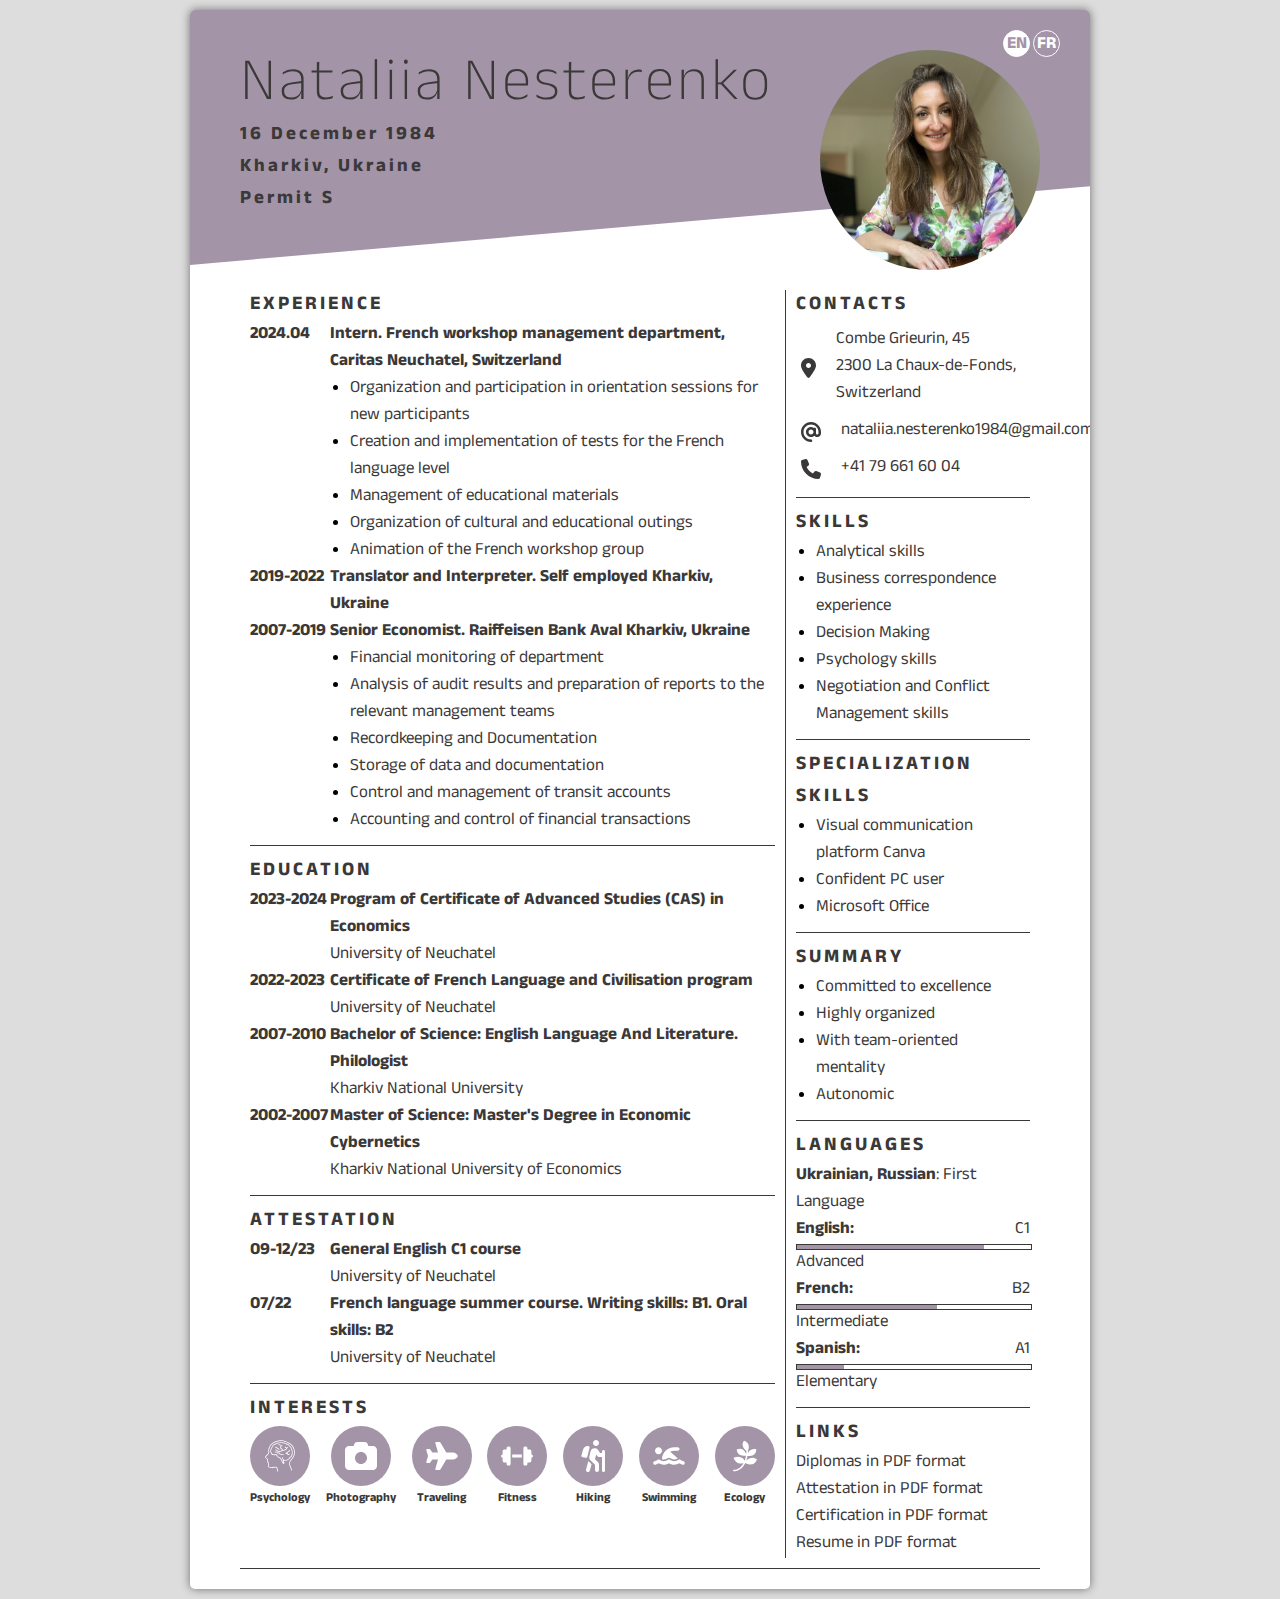
<file: index-old.html>
<!DOCTYPE html>
<html lang="en">
  <head>
    <meta charset="UTF-8" />
    <link href="style.css" rel="stylesheet" />
    <link rel="preconnect" href="https://fonts.googleapis.com" />
    <link rel="preconnect" href="https://fonts.gstatic.com" crossorigin />
    <link href="https://fonts.googleapis.com/css2?family=Anek+Devanagari:wght@200;700&display=swap" rel="stylesheet" />
    <link rel="icon" type="image/x-icon" href="./favicon.ico" />
    <title>Nesterenko Nataliia</title>
  </head>
  <body>
    <div class="page">
      <header>
        <div class="background"></div>
        <div class="title">
          <h1>Nataliia Nesterenko</h1>
          <h3>16 December 1984</h3>
          <h3>Kharkiv, Ukraine</h3>
          <h3>Permit S</h3>
        </div>
        <div class="avatar"></div>
        <div class="switcher">
          <div class="switcher__item active"><p class="bold">EN</p></div>
          <div class="switcher__item">
            <a href="./fr"><p class="bold">FR</p></a>
          </div>
        </div>
      </header>
      <main>
        <div class="row">
          <div class="column1">
            <h2>EXPERIENCE</h2>
            <div class="flex">
              <div class="mw80">
                <p class="bold">2024.04</p>
              </div>
              <div>
                <p class="bold">Intern. French workshop management department, Caritas Neuchatel, Switzerland</p>
                <ul>
                  <li>
                    <p>
                      Organization and participation in orientation sessions for new participants
                    </p>
                  </li>
                  <li>
                    <p>
                      Creation and implementation of tests for the French language level
                    </p>
                  </li>
                  <li>
                    <p>
                      Management of educational materials
                    </p>
                  </li>
                  <li>
                    <p>
                      Organization of cultural and educational outings
                    </p>
                  </li>
                  <li>
                    <p>
                      Animation of the French workshop group
                    </p>
                  </li>
                </ul>
              </div>
            </div>
            <div class="flex">
              <div class="mw80">
                <p class="bold">2019-2022</p>
              </div>
              <div>
                <p class="bold">Translator and Interpreter. Self employed Kharkiv, Ukraine</p>
              </div>
            </div>
            <div class="flex">
              <div class="mw80">
                <p class="bold">2007-2019</p>
              </div>
              <div>
                <p class="bold">Senior Economist. Raiffeisen Bank Aval Kharkiv, Ukraine</p>
                <ul>
                  <li><p>Financial monitoring of department</p></li>
                  <li>
                    <p>
                      Analysis of audit results and preparation of reports to the relevant management teams
                    </p>
                  </li>
                  <li><p>Recordkeeping and Documentation</p></li>
                  <li>
                    <p>
                      Storage of data and documentation
                    </p>
                  </li>
                  <li>
                    <p>
                      Control and management of transit accounts
                    </p>
                  </li>
                  <li>
                    <p>
                      Accounting and control of financial transactions
                    </p>
                  </li>
                </ul>
              </div>
            </div>
            <div class="horizontal-line"></div>
            <h2>EDUCATION</h2>
            <div class="flex">
              <div class="mw80">
                <p class="bold">2023-2024</p>
              </div>
              <div>
                <a href="Attestations.pdf"><p class="bold">Program of Certificate of Advanced Studies (CAS) in Economics</p></a>
                <p>University of Neuchatel</p>
              </div>
            </div>
            <div class="flex">
              <div class="mw80">
                <p class="bold">2022-2023</p>
              </div>
              <div>
                <a href="./Diplomas.pdf"><p class="bold">Certificate of French Language and Civilisation program</p></a>
                <p>University of Neuchatel</p>
              </div>
            </div>
            <div class="flex">
              <div class="mw80">
                <p class="bold">2007-2010</p>
              </div>
              <div>
                <a href="./Diplomas.pdf"><p class="bold">Bachelor of Science: English Language And Literature. Philologist</p></a>
                <p>Kharkiv National University</p>
              </div>
            </div>
            <div class="flex">
              <div class="mw80">
                <p class="bold">2002-2007</p>
              </div>
              <div>
                <a href="./Diplomas.pdf"><p class="bold">Master of Science: Master's Degree in Economic Cybernetics</p></a>
                <p>Kharkiv National University of Economics</p>
              </div>
            </div>
            <div class="horizontal-line"></div>
            <h2>ATTESTATION</h2>
            <div class="flex">
              <div class="mw80">
                <p class="bold">09-12/23</p>
              </div>
              <div>
                <a href="Attestations.pdf"><p class="bold">General English C1 course</p></a>
                <p>University of Neuchatel</p>
              </div>
            </div>
            <div class="flex">
              <div class="mw80">
                <p class="bold">07/22</p>
              </div>
              <div>
                <a href="Attestations.pdf"><p class="bold">French language summer course. Writing skills: B1. Oral skills: B2</p></a>
                <p>University of Neuchatel</p>
              </div>
            </div>
            <div class="horizontal-line"></div>
            <h2>INTERESTS</h2>
            <div class="icon-group mb10">
              <!--psychology-->
              <div class="wrapper">
                <div class="icon bg circle">
                  <svg
                    xmlns="http://www.w3.org/2000/svg"
                    x="0px"
                    y="0px"
                    viewBox="0 0 1000 1000"
                    xml:space="preserve"
                    fill="#fff"
                    width="32"
                    height="32"
                  >
                    <g>
                      <g transform="translate(0.000000,511.000000) scale(0.100000,-0.100000)">
                        <path
                          d="M4985.5,4997c-610.5-63.7-1479.8-326.5-1989.8-602.7c-529.3-287.9-1004.5-734.1-1280.8-1205.5c-117.8-202.8-231.8-492.6-295.6-751.5c-56-224.1-65.7-444.3-46.4-994.9c7.7-253.1-1.9-291.7-150.7-542.9c-119.8-206.7-293.6-407.6-488.8-566C455.4,105.6,389.7-2.6,387.8-230.6c0-108.2,9.7-156.5,50.2-235.7C497.9-586,573.2-651.7,779.9-763.8c86.9-44.4,179.7-102.4,208.6-127.5l52.2-42.5l-36.7-75.3c-100.4-210.6-94.7-463.6,15.5-585.3c25.1-29,34.8-69.5,36.7-158.4c0-137.1,32.8-208.6,152.6-338.1c146.8-160.3,152.6-200.9,73.4-494.6c-34.8-131.3-52.1-243.4-52.1-347.7c0-137.1,7.7-168.1,63.7-276.2c156.5-305.2,440.5-448.2,880.9-448.2c206.7,1.9,316.8,15.5,888.6,123.6c282,54.1,660.7,85,751.5,61.8c79.2-19.3,133.3-160.3,214.4-552.5c123.6-610.4,148.8-697.4,204.8-738c61.8-46.3,119.8-32.8,164.2,32.8c29,44.4,27,65.7-29,293.6c-32.8,137.2-85,378.6-117.8,537.1c-40.6,199-79.2,332.3-125.6,425c-108.2,222.2-121.7,231.8-367,251.1c-226,17.4-519.7-13.5-971.7-100.5c-303.3-58-405.7-69.5-631.7-71.5c-243.4-1.9-280.1,1.9-365.1,42.5c-144.9,65.7-220.2,131.4-272.4,235.7c-61.8,119.8-59.9,170,3.9,411.5c61.8,233.7,69.5,465.6,19.3,579.5c-17.4,38.6-73.4,117.8-125.6,173.9c-141,148.8-148.8,173.9-100.5,260.8c57.9,102.4,46.4,179.6-32.9,218.3c-117.8,57.9-125.6,73.4-117.8,193.2c5.8,86.9,21.2,127.5,79.2,208.6c38.6,54.1,71.5,112.1,71.5,129.4c0,104.3-154.6,253.1-401.8,382.5c-98.5,52.2-200.9,119.8-226,150.7c-114,135.2-73.4,305.2,112,465.6c328.4,282,481,457.8,654.9,755.3c131.4,224.1,170,355.5,168.1,591.1c0,112-7.7,266.6-17.4,345.8c-13.5,94.7-11.6,204.8,1.9,328.4c119.8,1106.9,888.6,1947.3,2181,2387.7c960.1,326.5,1700,380.6,2507.5,183.5c1029.7-251.1,2001.4-844.2,2521-1537.7c229.9-307.2,427-745.7,504.2-1128.2c104.3-513.9,81.1-1163-57.9-1622.7c-104.3-340-231.8-554.4-624-1043.2c-413.4-511.9-658.8-915.7-757.3-1236.4c-57.9-191.3-57.9-428.9,0-656.8c48.3-181.6,285.9-826.8,417.3-1130.1c110.1-255,160.3-409.6,175.8-554.4c15.5-129.4,56-189.3,131.4-189.3c77.3,0,127.5,83.1,115.9,189.3c-21.3,175.8-83.1,384.4-181.6,612.4C8379.7-3277,8140.2-2618.3,8107.3-2456c-17.4,81.1-30.9,187.4-30.9,231.8c0,303.3,247.3,757.3,753.4,1389c471.4,587.3,622.1,875.1,736,1408.3c40.6,179.7,44.5,256.9,46.4,695.5c0,550.6-15.4,666.5-137.1,1062.5c-156.5,504.2-396,892.5-788.2,1286.6c-266.6,264.7-434.6,399.9-741.8,593.1C7442.8,4525.6,6787.9,4796,6241.2,4910C5835.5,4995,5317.8,5031.7,4985.5,4997z"
                        />
                        <path
                          d="M5246.3,4378.8c-30.9-7.7-162.3-15.4-289.8-17.4c-430.8-3.9-691.6-56-896.4-181.6c-71.5-44.4-143-69.6-212.5-77.3c-139.1-15.5-313-100.5-459.8-222.2c-108.2-90.8-129.4-100.5-216.4-100.5c-81.1,0-108.2-11.6-189.3-75.4c-226-179.7-405.7-411.5-517.7-670.3c-32.8-77.3-96.6-181.6-141-235.7c-98.5-115.9-150.7-229.9-168.1-361.2c-5.8-52.2-38.6-154.6-69.6-224.1c-98.5-220.2-139.1-421.1-129.4-643.3c7.7-222.2,38.6-305.2,216.4-589.2c58-92.7,110.1-195.1,117.8-231.8c17.4-77.3,144.9-224.1,241.5-272.4c129.4-65.7,224.1-79.2,637.5-94.7c380.6-15.5,419.2-13.5,463.6,17.4c115.9,81.1,183.5,69.5,202.8-34.8c29-154.6,121.7-270.5,284-353.5c58-29,85-61.8,121.7-143c25.1-57.9,69.5-135.2,96.6-171.9c98.5-129.4,301.4-235.7,515.8-270.4c59.9-11.6,77.3-25.1,114-104.3c25.1-50.2,115.9-164.2,202.8-255c181.6-189.3,200.9-226,326.5-579.5c129.5-367.1,210.6-527.4,343.9-670.3c110.1-117.8,303.3-237.6,384.5-237.6c63.7,0,117.8,73.4,106.2,146.8c-9.6,52.2-3.8,69.6,27.1,86.9c104.3,54.1,77.3,185.5-50.2,237.6c-108.2,46.4-131.3,117.9-141,425c-7.7,257-5.8,268.5,27,255c257-98.5,612.4-123.6,867.4-61.8c193.2,48.3,504.2,204.8,672.3,338.1c158.4,125.6,322.6,316.8,419.2,490.7c54.1,94.7,69.5,110.1,119.8,110.1c115.9,0,388.3,316.8,510,593.1c86.9,197,129.4,417.3,135.2,701.3c3.9,142.9,15.5,324.5,29,401.8c38.6,226-32.8,558.3-148.7,697.4c-29,34.8-46.4,81.1-46.4,119.8c-1.9,200.9-110.1,506.1-262.7,732.2c-98.5,146.8-608.5,693.5-797.9,855.8c-135.2,115.9-320.7,206.7-421.1,206.7c-61.8,0-110.1,21.2-231.8,104.3c-187.4,123.6-357.4,193.2-444.3,179.7c-34.8-5.8-67.6-1.9-73.4,7.7c-25.1,36.7-133.3,79.2-276.2,104.3c-81.2,13.5-187.4,40.6-233.8,56c-106.3,38.6-175.8,38.6-303.3-1.9c-94.7-29-106.3-29-168.1,0C5470.4,4400,5346.8,4403.9,5246.3,4378.8z M5520.6,4106.4c50.2-21.2,81.1-21.2,164.2-1.9c191.3,46.4,206.7,46.4,289.8,15.4c46.4-17.4,142.9-38.6,216.4-48.3c86.9-13.5,146.8-32.8,173.9-57.9c59.9-56,144.9-83.1,224.1-69.5c85,13.5,222.2-52.2,421.1-202.8c119.8-92.7,135.2-98.5,212.5-88.9c152.6,19.3,231.8-38.6,693.5-513.9c438.5-450.1,558.3-660.7,583.4-1023.9c11.6-166.1,13.5-170,90.8-243.4c131.4-127.5,177.7-369,110.1-585.4c-25.1-81.1-30.9-158.4-27-345.8c9.6-425-96.6-736-343.9-996.8c-75.3-77.3-88.8-83.1-154.6-73.4c-88.8,13.5-139.1-25.1-183.5-150.7c-71.5-197-268.5-446.2-463.6-585.3c-262.7-187.4-481-260.8-766.9-260.8c-210.6,1.9-301.4,19.3-490.7,98.5c-115.9,48.3-143,67.6-171.9,127.5c-17.4,38.6-69.5,117.8-115.9,177.7c-115.9,152.6-146.8,218.3-146.8,322.6c0,106.3-38.6,162.3-115.9,162.3c-86.9,0-125.6-63.7-123.7-200.9c2-135.2,38.7-222.2,181.6-417.3c50.2-69.6,98.5-139.1,108.2-154.6s23.2-206.7,29-425c7.7-218.3,19.3-417.3,25.1-444.3c30.9-115.9-117.9,206.7-200.9,434.7c-146.8,403.7-195.1,490.7-386.4,695.5c-129.4,141-173.9,202.8-191.3,268.5c-11.6,46.4-34.8,94.7-52.1,110.1c-17.4,15.4-102.4,32.9-193.2,38.6c-272.4,21.3-396,112-463.6,341.9c-27,92.7-40.6,108.2-173.9,197.1c-152.6,104.3-200.9,170-200.9,280.1c0,108.2-29,141-148.8,175.8c-121.7,34.8-276.2,29-365.1-17.4c-46.4-23.2-119.8-25.1-423.1-13.5c-471.4,17.4-568,52.2-625.9,233.7c-11.6,38.6-71.5,146.8-131.4,241.5c-139.1,220.2-175.8,305.2-191.2,436.6c-17.4,148.7,36.7,394.1,129.4,593.1c46.4,100.5,75.3,189.3,75.3,237.6c0,104.3,40.6,191.2,141,299.4c46.4,52.1,98.5,137.1,117.8,189.3c81.1,220.2,243.4,454,417.3,598.9c79.2,67.6,90.8,71.5,179.7,59.9l92.7-13.5l139.1,129.4c162.3,152.6,287.9,214.4,459.8,233.8c98.5,9.7,141,25.1,208.6,77.3c150.7,114,287.8,144.9,730.2,158.4c214.4,7.7,397.9,19.3,405.7,29C5310.1,4154.7,5445.3,4139.2,5520.6,4106.4z"
                        />
                        <path
                          d="M4454.3,3635c-59.9-58-59.9-85-7.7-152.6c40.6-52.2,44.4-52.2,208.6-40.6c266.6,21.2,554.4-46.4,589.2-135.2c7.7-21.3-13.5-61.8-54.1-114c-218.3-264.7-224.1-593.1-15.4-765c40.6-32.8,104.3-69.6,143-81.1c48.3-13.5,86.9-44.4,121.7-94.7c141-216.3,473.3-260.8,473.3-65.7c0,81.1-67.6,137.1-144.9,117.8c-61.8-15.4-141,56-156.5,143c-15.5,77.3-48.3,100.5-166.2,117.8c-199,30.9-241.5,158.4-129.5,382.5c67.6,135.2,158.4,208.7,280.1,228c144.9,21.2,206.7,135.2,119.8,218.3c-46.3,42.5-90.8,48.3-181.6,21.2c-54.1-15.4-63.8-9.7-110.1,46.4c-108.2,137.1-386.4,222.2-724.4,222.2C4514.1,3683.3,4496.8,3679.5,4454.3,3635z"
                        />
                        <path
                          d="M6523.2,3014.9c-110.1-108.2,83.1-367,328.4-438.5c88.9-25.1,94.7-30.9,100.4-96.6c9.6-102.4-59.9-168.1-175.8-168.1c-92.7,0-187.4-56-187.4-110.1c0-42.5-119.8-156.5-181.6-171.9c-30.9-7.7-87-1.9-131.4,13.5c-67.6,21.3-83.1,21.3-127.5-9.7c-29-17.4-81.1-46.4-117.9-61.8c-59.9-27-73.4-27-137.1,1.9c-83.1,36.7-135.2,21.2-199-61.8c-58-73.4-131.4-100.5-427-150.7c-285.9-50.2-411.5-85-486.8-135.2c-38.6-25.1-48.3-23.2-88.9,7.7c-85,65.7-210.6,119.8-311,131.4c-94.7,11.6-108.2,21.2-226,146.8c-187.4,200.9-345.8,260.8-544.8,206.7c-112-30.9-148.7-135.2-73.4-202.8c29-25.1,65.7-34.8,135.2-30.9c123.6,3.9,173.9-23.2,328.4-181.6c146.8-150.7,202.8-183.5,309.1-183.5c85,0,166.1-36.7,316.8-144.9c104.3-75.3,143-75.3,224.1,1.9c65.7,61.8,175.8,94.7,454,141c258.9,42.5,372.9,77.3,477.2,146.8c56,36.7,98.5,48.3,179.7,48.3c65.7,0,133.3,13.5,170,32.8c34.8,17.4,123.7,38.6,197.1,44.4c170,15.5,262.7,59.9,394.1,187.4c56,56,115.9,102.4,133.3,102.4c57.9,0,199,81.1,245.3,142.9c25.1,34.8,57.9,106.3,73.4,162.3c21.3,86.9,34.7,104.3,108.2,143c139.1,75.3,200.9,241.5,117.8,324.5c-52.2,52.2-98.5,48.3-206.7-19.3c-171.9-110.1-367.1-67.6-452.1,100.5c-23.2,46.3-52.2,88.9-63.8,96.6C6641.1,3055.5,6554.2,3047.7,6523.2,3014.9z"
                        />
                        <path
                          d="M3474.8,2935.7c-19.3-21.2-34.8-59.9-34.8-88.9c0-75.3,48.3-110.1,152.6-110.1c50.2,0,135.2-13.5,189.3-29c83.1-25.1,108.2-44.4,158.4-121.7c32.8-52.2,59.9-112.1,59.9-135.2c0-69.6,67.6-100.5,200.9-86.9c208.6,19.3,343.9-88.9,403.8-318.8c30.9-119.8,67.6-162.3,141-162.3c79.2,0,127.5,67.6,112,156.5c-46.4,274.3-299.4,533.2-554.4,571.8c-50.2,7.7-90.8,21.2-90.8,30.9s-30.9,59.9-69.5,112c-98.5,131.4-251.1,199-471.4,210.6C3527,2972.4,3503.8,2968.5,3474.8,2935.7z"
                        />
                        <path
                          d="M7925.8,1904.1c-59.9-114-129.5-171.9-204.8-171.9c-114,0-156.5-30.9-266.6-187.4c-150.7-214.4-347.7-357.4-614.3-442.4c-131.3-40.6-173.8-75.3-173.8-141c1.9-131.4,156.5-193.2,363.2-146.8c67.6,15.5,129.4,29,137.2,29c9.7,0,23.2-40.6,30.9-90.8c17.4-123.6,75.4-251.1,117.9-264.7c21.3-5.8,123.6-19.3,229.9-29c305.2-29,438.5,13.5,488.7,162.3c25.1,79.2,17.4,127.5-27,173.9c-63.8,63.7-200.9,11.6-200.9-73.4c0-36.7-67.6-42.5-245.4-21.3c-98.5,13.5-102.4,15.4-112,83.1c-17.4,100.5-65.7,228-96.6,253.1c-25.1,19.3-5.8,44.4,108.2,150.7c73.4,67.6,160.4,162.3,193.2,208.6c30.9,46.4,73.4,85,90.8,85c117.9,0,332.3,170,390.2,307.1c38.6,94.7-1.9,164.2-102.4,171.9C7968.3,1965.9,7956.7,1960.1,7925.8,1904.1z"
                        />
                        <path
                          d="M3355.1,1510c-90.8-90.8-38.6-189.3,135.2-256.9c61.8-23.2,137.2-56,166.1-71.5c58-32.8,143-38.6,160.3-9.7c5.8,11.6,42.5,19.3,79.2,19.3c58,0,85-17.4,162.3-96.6c52.2-52.2,108.2-96.6,123.6-96.6c27,0,29-7.7,11.6-38.6c-34.8-65.7,15.5-143,96.6-150.7c56-3.9,79.2,5.8,135.2,63.8c77.3,79.2,141,86.9,264.7,29c94.7-42.5,160.3-135.2,160.3-224.1c0-90.8,46.4-117.8,214.4-127.5c135.2-5.8,158.4-13.5,257-81.1c65.7-44.4,121.7-69.5,141-63.8s69.6,25.1,112.1,40.6c42.5,15.5,115.9,29,162.3,30.9c73.4,0,92.7-9.7,154.5-77.3c79.2-86.9,148.8-100.5,200.9-42.5c42.5,46.4,40.6,115.9-3.9,189.3c-67.6,112-295.6,177.7-504.2,144.9c-108.2-17.4-125.5-15.4-204.7,27.1c-48.3,25.1-139.1,56-200.9,69.5c-90.8,17.4-114,30.9-123.6,63.7c-19.3,75.3-170,228-272.4,274.3c-114,54.1-284,61.8-390.2,17.4c-36.7-15.5-71.5-29-73.4-29s-15.4,27-29,58c-54.1,129.4-262.7,251.1-432.7,251.1c-42.5,0-121.7,17.4-175.8,36.7C3449.7,1546.7,3399.5,1554.5,3355.1,1510z"
                        />
                      </g>
                    </g>
                  </svg>
                </div>
                <p class="bold fs12">Psychology</p>
              </div>
              <!--photography-->
              <div class="wrapper">
                <div class="icon bg circle">
                  <svg xmlns="http://www.w3.org/2000/svg" viewBox="0 0 512 512" fill="#fff" width="32" height="32">
                    <path
                      d="M149.1 64.8L138.7 96H64C28.7 96 0 124.7 0 160V416c0 35.3 28.7 64 64 64H448c35.3 0 64-28.7 64-64V160c0-35.3-28.7-64-64-64H373.3L362.9 64.8C356.4 45.2 338.1 32 317.4 32H194.6c-20.7 0-39 13.2-45.5 32.8zM256 384c-53 0-96-43-96-96s43-96 96-96s96 43 96 96s-43 96-96 96z"
                    />
                  </svg>
                </div>
                <p class="bold fs12">Photography</p>
              </div>
              <!--traveling-->
              <div class="wrapper">
                <div class="icon bg circle">
                  <svg xmlns="http://www.w3.org/2000/svg" viewBox="0 0 576 512" fill="#fff" width="32" height="28">
                    <path
                      d="M482.3 192c34.2 0 93.7 29 93.7 64c0 36-59.5 64-93.7 64l-116.6 0L265.2 495.9c-5.7 10-16.3 16.1-27.8 16.1l-56.2 0c-10.6 0-18.3-10.2-15.4-20.4l49-171.6L112 320 68.8 377.6c-3 4-7.8 6.4-12.8 6.4l-42 0c-7.8 0-14-6.3-14-14c0-1.3 .2-2.6 .5-3.9L32 256 .5 145.9c-.4-1.3-.5-2.6-.5-3.9c0-7.8 6.3-14 14-14l42 0c5 0 9.8 2.4 12.8 6.4L112 192l102.9 0-49-171.6C162.9 10.2 170.6 0 181.2 0l56.2 0c11.5 0 22.1 6.2 27.8 16.1L365.7 192l116.6 0z"
                    />
                  </svg>
                </div>
                <p class="bold fs12">Traveling</p>
              </div>
              <!--fitness-->
              <div class="wrapper">
                <div class="icon bg circle">
                  <svg xmlns="http://www.w3.org/2000/svg" viewBox="0 0 640 512" fill="#fff" width="32" height="26">
                    <!--! Font Awesome Pro 6.2.0 by @fontawesome - https://fontawesome.com License - https://fontawesome.com/license (Commercial License) Copyright 2022 Fonticons, Inc. -->
                    <path
                      d="M112 96c0-17.7 14.3-32 32-32h16c17.7 0 32 14.3 32 32V224v64V416c0 17.7-14.3 32-32 32H144c-17.7 0-32-14.3-32-32V384H64c-17.7 0-32-14.3-32-32V288c-17.7 0-32-14.3-32-32s14.3-32 32-32V160c0-17.7 14.3-32 32-32h48V96zm416 0v32h48c17.7 0 32 14.3 32 32v64c17.7 0 32 14.3 32 32s-14.3 32-32 32v64c0 17.7-14.3 32-32 32H528v32c0 17.7-14.3 32-32 32H480c-17.7 0-32-14.3-32-32V288 224 96c0-17.7 14.3-32 32-32h16c17.7 0 32 14.3 32 32zM416 224v64H224V224H416z"
                    />
                  </svg>
                </div>
                <p class="bold fs12">Fitness</p>
              </div>
              <!--hiking-->
              <div class="wrapper">
                <div class="icon bg circle">
                  <svg xmlns="http://www.w3.org/2000/svg" viewBox="0 0 384 512" fill="#fff" width="24" height="32">
                    <!--! Font Awesome Pro 6.2.0 by @fontawesome - https://fontawesome.com License - https://fontawesome.com/license (Commercial License) Copyright 2022 Fonticons, Inc. -->
                    <path
                      d="M288 48c0 26.5-21.5 48-48 48s-48-21.5-48-48s21.5-48 48-48s48 21.5 48 48zM243.3 230.7L224.2 307l49.7 49.7c9 9 14.1 21.2 14.1 33.9V480c0 17.7-14.3 32-32 32s-32-14.3-32-32V397.3l-73.9-73.9c-15.8-15.8-22.2-38.6-16.9-60.3l20.4-84c8.3-34.1 42.7-54.9 76.7-46.4c19 4.8 35.6 16.4 46.4 32.7L305.1 208H336V184c0-13.3 10.7-24 24-24s24 10.7 24 24v55.8c0 .1 0 .2 0 .2s0 .2 0 .2V488c0 13.3-10.7 24-24 24s-24-10.7-24-24V272H296.6c-16 0-31-8-39.9-21.4l-13.3-20zM81.1 471.9L117.3 334c3 4.2 6.4 8.2 10.1 11.9l41.9 41.9L142.9 488.1c-4.5 17.1-22 27.3-39.1 22.8s-27.3-22-22.8-39.1zm55.5-346L101.4 266.5c-3 12.1-14.9 19.9-27.2 17.9l-47.9-8c-14-2.3-22.9-16.3-19.2-30L31.9 155c9.5-34.8 41.1-59 77.2-59h4.2c15.6 0 27.1 14.7 23.3 29.8z"
                    />
                  </svg>
                </div>
                <p class="bold fs12">Hiking</p>
              </div>
              <!--swimming-->
              <div class="wrapper">
                <div class="icon bg circle">
                  <svg xmlns="http://www.w3.org/2000/svg" viewBox="0 0 576 512" fill="#fff" width="32" height="28">
                    <!--! Font Awesome Pro 6.2.0 by @fontawesome - https://fontawesome.com License - https://fontawesome.com/license (Commercial License) Copyright 2022 Fonticons, Inc. -->
                    <path
                      d="M309.5 178.4L447.9 297.1c-1.6 .9-3.2 2-4.8 3c-18 12.4-40.1 20.3-59.2 20.3c-19.6 0-40.8-7.7-59.2-20.3c-22.1-15.5-51.6-15.5-73.7 0c-17.1 11.8-38 20.3-59.2 20.3c-10.1 0-21.1-2.2-31.9-6.2C163.1 193.2 262.2 96 384 96h64c17.7 0 32 14.3 32 32s-14.3 32-32 32H384c-26.9 0-52.3 6.6-74.5 18.4zM32 160c0-35.3 28.7-64 64-64s64 28.7 64 64s-28.7 64-64 64s-64-28.7-64-64zM306.5 325.9C329 341.4 356.5 352 384 352c26.9 0 55.4-10.8 77.4-26.1l0 0c11.9-8.5 28.1-7.8 39.2 1.7c14.4 11.9 32.5 21 50.6 25.2c17.2 4 27.9 21.2 23.9 38.4s-21.2 27.9-38.4 23.9c-24.5-5.7-44.9-16.5-58.2-25C449.5 405.7 417 416 384 416c-31.9 0-60.6-9.9-80.4-18.9c-5.8-2.7-11.1-5.3-15.6-7.7c-4.5 2.4-9.7 5.1-15.6 7.7c-19.8 9-48.5 18.9-80.4 18.9c-33 0-65.5-10.3-94.5-25.8c-13.4 8.4-33.7 19.3-58.2 25c-17.2 4-34.4-6.7-38.4-23.9s6.7-34.4 23.9-38.4c18.1-4.2 36.2-13.3 50.6-25.2c11.1-9.4 27.3-10.1 39.2-1.7l0 0C136.7 341.2 165.1 352 192 352c27.5 0 55-10.6 77.5-26.1c11.1-7.9 25.9-7.9 37 0z"
                    />
                  </svg>
                </div>
                <p class="bold fs12">Swimming</p>
              </div>
              <!--ecology-->
              <div class="wrapper">
                <div class="icon bg circle">
                  <svg xmlns="http://www.w3.org/2000/svg" viewBox="0 0 384 512" fill="#fff" width="24" height="32">
                    <!--! Font Awesome Pro 6.2.0 by @fontawesome - https://fontawesome.com License - https://fontawesome.com/license (Commercial License) Copyright 2022 Fonticons, Inc. -->
                    <path
                      d="M384 312.7c-55.1 136.7-187.1 54-187.1 54-40.5 81.8-107.4 134.4-184.6 134.7-16.1 0-16.6-24.4 0-24.4 64.4-.3 120.5-42.7 157.2-110.1-41.1 15.9-118.6 27.9-161.6-82.2 109-44.9 159.1 11.2 178.3 45.5 9.9-24.4 17-50.9 21.6-79.7 0 0-139.7 21.9-149.5-98.1 119.1-47.9 152.6 76.7 152.6 76.7 1.6-16.7 3.3-52.6 3.3-53.4 0 0-106.3-73.7-38.1-165.2 124.6 43 61.4 162.4 61.4 162.4.5 1.6.5 23.8 0 33.4 0 0 45.2-89 136.4-57.5-4.2 134-141.9 106.4-141.9 106.4-4.4 27.4-11.2 53.4-20 77.5 0 0 83-91.8 172-20z"
                    />
                  </svg>
                </div>
                <p class="bold fs12">Ecology</p>
              </div>
            </div>
          </div>
          <div class="column">
            <h2>CONTACTS</h2>
            <div class="item">
              <div class="icon mr20 w20">
                <svg xmlns="http://www.w3.org/2000/svg" viewBox="0 0 384 512" fill="#3b3838" width="15" height="20">
                  <path
                          d="M215.7 499.2C267 435 384 279.4 384 192C384 86 298 0 192 0S0 86 0 192c0 87.4 117 243 168.3 307.2c12.3 15.3 35.1 15.3 47.4 0zM192 256c-35.3 0-64-28.7-64-64s28.7-64 64-64s64 28.7 64 64s-28.7 64-64 64z"
                  />
                </svg>
              </div>
              <div>
                <p>Combe Grieurin, 45</p>
                <p>2300 La Chaux-de-Fonds, Switzerland</p>
              </div>
            </div>
            <div class="item">
              <div class="icon mr20 w20">
                <svg xmlns="http://www.w3.org/2000/svg" viewBox="0 0 512 512" fill="#3b3838" width="20" height="20">
                  <path
                          d="M256 64C150 64 64 150 64 256s86 192 192 192c17.7 0 32 14.3 32 32s-14.3 32-32 32C114.6 512 0 397.4 0 256S114.6 0 256 0S512 114.6 512 256v32c0 53-43 96-96 96c-29.3 0-55.6-13.2-73.2-33.9C320 371.1 289.5 384 256 384c-70.7 0-128-57.3-128-128s57.3-128 128-128c27.9 0 53.7 8.9 74.7 24.1c5.7-5 13.1-8.1 21.3-8.1c17.7 0 32 14.3 32 32v80 32c0 17.7 14.3 32 32 32s32-14.3 32-32V256c0-106-86-192-192-192zm64 192c0-35.3-28.7-64-64-64s-64 28.7-64 64s28.7 64 64 64s64-28.7 64-64z"
                  />
                </svg>
              </div>
              <p><a href="mailto:nataliia.nesterenko1984@gmail.com">nataliia.nesterenko1984@gmail.com</a></p>
            </div>
            <div class="item">
              <div class="icon mr20 w20">
                <svg xmlns="http://www.w3.org/2000/svg" viewBox="0 0 512 512" fill="#3b3838" width="20" height="20">
                  <path
                          d="M164.9 24.6c-7.7-18.6-28-28.5-47.4-23.2l-88 24C12.1 30.2 0 46 0 64C0 311.4 200.6 512 448 512c18 0 33.8-12.1 38.6-29.5l24-88c5.3-19.4-4.6-39.7-23.2-47.4l-96-40c-16.3-6.8-35.2-2.1-46.3 11.6L304.7 368C234.3 334.7 177.3 277.7 144 207.3L193.3 167c13.7-11.2 18.4-30 11.6-46.3l-40-96z"
                  />
                </svg>
              </div>
              <p><a href="tel:+41796616004">+41 79 661 60 04</a></p>
            </div>
            <div class="horizontal-line"></div>
            <h2>SKILLS</h2>
            <ul>
              <li><p>Analytical skills</p></li>
              <li><p>Business correspondence experience</p></li>
              <li><p>Decision Making</p></li>
              <li><p>Psychology skills</p></li>
              <li><p>Negotiation and Conflict Management skills</p></li>
            </ul>
            <div class="horizontal-line"></div>
            <h2>SPECIALIZATION SKILLS</h2>
            <ul>
              <li><p>Visual communication platform Canva</p></li>
              <li><p>Confident PC user</p></li>
              <li><p>Microsoft Office</p></li>
            </ul>
            <div class="horizontal-line"></div>
            <h2>SUMMARY</h2>
            <ul>
              <li><p>Committed to excellence</p></li>
              <li><p>Highly organized</p></li>
              <li><p>With team-oriented mentality</p></li>
              <li><p>Autonomic</p></li>
            </ul>
            <div class="horizontal-line"></div>
            <h2>LANGUAGES</h2>
            <p><span class="bold">Ukrainian, Russian</span>: First Language</p>
            <div class="progress-bar-item">
              <div class="title">
                <p class="bold">English:</p>
                <p>C1</p>
              </div>
              <div class="progress">
                <div class="progress-bar animation-bar80" style="width: 80%"></div>
              </div>
              <p>Advanced</p>
            </div>
            <div class="progress-bar-item">
              <div class="title">
                <p class="bold">French:</p>
                <p>B2</p>
              </div>
              <div class="progress">
                <div class="progress-bar animation-bar60" style="width: 60%"></div>
              </div>
              <p>Intermediate</p>
            </div>
            <div class="progress-bar-item">
              <div class="title">
                <p class="bold">Spanish:</p>
                <p>A1</p>
              </div>
              <div class="progress">
                <div class="progress-bar animation-bar20" style="width: 20%"></div>
              </div>
              <p>Elementary</p>
            </div>
            <div class="horizontal-line"></div>
            <h2>LINKS</h2>
            <a href="./Diplomas.pdf"><p>Diplomas in PDF format</p></a>
            <a href="./Attestations.pdf"><p>Attestation in PDF format</p></a>
            <a href="./Certificates.pdf"><p>Certification in PDF format</p></a>
            <a href="./en.pdf"><p>Resume in PDF format</p></a>

            <!--                    <div class="qr">-->
            <!--                        <svg xmlns="http://www.w3.org/2000/svg" xmlns:xlink="http://www.w3.org/1999/xlink" version="1.1" width="150" height="150" viewBox="0 0 2000 2000" x="9.6" y="131.7" shape-rendering="crispEdges"><defs></defs><rect x="0" y="0" width="2000" height="2000" fill="#ffffff"></rect><svg viewBox="0 0 4 4" x="686" y="173" width="57" height="57" shape-rendering="auto"><rect fill="#000000" width="4" height="4" rx="0.85"></rect></svg><svg viewBox="0 0 4 4" x="800" y="173" width="57" height="57" shape-rendering="auto"><path fill="#000000" d="M3.15,4A0.85,0.85,0,0,0,4,3.15V4Z"></path></svg>-->
            <!--                            <svg viewBox="0 0 4 4" x="857" y="173" width="57" height="57" shape-rendering="auto"><path fill="#000000" d="M0.85,0A0.85,0.85,0,0,0,0,0.85V4H4V0H0.85Z"></path></svg><svg viewBox="0 0 4 4" x="914" y="173" width="57" height="57" shape-rendering="auto"><rect fill="#000000" width="4" height="4"></rect></svg><svg viewBox="0 0 4 4" x="971" y="173" width="57" height="57" shape-rendering="auto"><path fill="#000000" d="M3.15,0A0.85,0.85,0,0,1,4,0.85V4H0V0H3.15Z"></path></svg><svg viewBox="0 0 4 4" x="1028" y="173" width="57" height="57" shape-rendering="auto"><path fill="#000000" d="M0.85,4A0.85,0.85,0,0,1,0,3.15V4Z"></path></svg><svg viewBox="0 0 4 4" x="1085" y="173" width="57" height="57" shape-rendering="auto"><rect fill="#000000" width="4" height="4" rx="0.85"></rect></svg><svg viewBox="0 0 4 4" x="1313" y="173" width="57" height="57" shape-rendering="auto"><rect fill="#000000" width="4" height="4" rx="0.85"></rect></svg><svg viewBox="0 0 4 4" x="686" y="230" width="57" height="57" shape-rendering="auto"><path fill="#000000" d="M3.15,4A0.85,0.85,0,0,0,4,3.15V4Z"></path></svg><svg viewBox="0 0 4 4" x="743" y="230" width="57" height="57" shape-rendering="auto"><path fill="#000000" d="M0.85,0A0.85,0.85,0,0,0,0,0.85V4H4V0H0.85Z"></path></svg><svg viewBox="0 0 4 4" x="800" y="230" width="57" height="57" shape-rendering="auto"><rect fill="#000000" width="4" height="4"></rect></svg><svg viewBox="0 0 4 4" x="857" y="230" width="57" height="57" shape-rendering="auto"><rect fill="#000000" width="4" height="4"></rect></svg><svg viewBox="0 0 4 4" x="914" y="230" width="57" height="57" shape-rendering="auto"><path fill="#000000" d="M0.85,0H0V0.85A0.85,0.85,0,0,1,0.85,0Z"></path></svg><svg viewBox="0 0 4 4" x="914" y="230" width="57" height="57" shape-rendering="auto"><path fill="#000000" d="M4,0.85V0H3.15A0.85,0.85,0,0,1,4,0.85Z"></path></svg><svg viewBox="0 0 4 4" x="914" y="230" width="57" height="57" shape-rendering="auto"><path fill="#000000" d="M3.15,4A0.85,0.85,0,0,0,4,3.15V4Z"></path></svg><svg viewBox="0 0 4 4" x="914" y="230" width="57" height="57" shape-rendering="auto"><path fill="#000000" d="M0.85,4A0.85,0.85,0,0,1,0,3.15V4Z"></path></svg><svg viewBox="0 0 4 4" x="971" y="230" width="57" height="57" shape-rendering="auto"><rect fill="#000000" width="4" height="4"></rect></svg><svg viewBox="0 0 4 4" x="1028" y="230" width="57" height="57" shape-rendering="auto"><path fill="#000000" d="M0.85,4h2.3A0.85,0.85,0,0,0,4,3.15V0.85A0.85,0.85,0,0,0,3.15,0H0V4Z"></path></svg><svg viewBox="0 0 4 4" x="1199" y="230" width="57" height="57" shape-rendering="auto"><path fill="#000000" d="M3.15,0H0.85A0.85,0.85,0,0,0,0,0.85v2.3A0.85,0.85,0,0,0,0.85,4H4V0Z"></path></svg><svg viewBox="0 0 4 4" x="1256" y="230" width="57" height="57" shape-rendering="auto"><path fill="#000000" d="M3.15,0A0.85,0.85,0,0,1,4,0.85V4H0V0H3.15Z"></path></svg><svg viewBox="0 0 4 4" x="629" y="287" width="57" height="57" shape-rendering="auto"><path fill="#000000" d="M3.15,0H0.85A0.85,0.85,0,0,0,0,0.85v2.3A0.85,0.85,0,0,0,0.85,4H4V0Z"></path></svg><svg viewBox="0 0 4 4" x="686" y="287" width="57" height="57" shape-rendering="auto"><rect fill="#000000" width="4" height="4"></rect></svg><svg viewBox="0 0 4 4" x="743" y="287" width="57" height="57" shape-rendering="auto"><rect fill="#000000" width="4" height="4"></rect></svg><svg viewBox="0 0 4 4" x="800" y="287" width="57" height="57" shape-rendering="auto"><path fill="#000000" d="M0.85,0H0V0.85A0.85,0.85,0,0,1,0.85,0Z"></path></svg><svg viewBox="0 0 4 4" x="800" y="287" width="57" height="57" shape-rendering="auto"><path fill="#000000" d="M4,0.85V0H3.15A0.85,0.85,0,0,1,4,0.85Z"></path></svg><svg viewBox="0 0 4 4" x="800" y="287" width="57" height="57" shape-rendering="auto"><path fill="#000000" d="M0.85,4A0.85,0.85,0,0,1,0,3.15V4Z"></path></svg><svg viewBox="0 0 4 4" x="857" y="287" width="57" height="57" shape-rendering="auto"><path fill="#000000" d="M0,3.15A0.85,0.85,0,0,0,0.85,4H4V0H0V3.15Z"></path></svg><svg viewBox="0 0 4 4" x="914" y="287" width="57" height="57" shape-rendering="auto"><rect fill="#000000" width="4" height="4"></rect></svg><svg viewBox="0 0 4 4" x="971" y="287" width="57" height="57" shape-rendering="auto"><rect fill="#000000" width="4" height="4"></rect></svg><svg viewBox="0 0 4 4" x="1028" y="287" width="57" height="57" shape-rendering="auto"><path fill="#000000" d="M0.85,0H0V0.85A0.85,0.85,0,0,1,0.85,0Z"></path></svg><svg viewBox="0 0 4 4" x="1028" y="287" width="57" height="57" shape-rendering="auto"><path fill="#000000" d="M3.15,4A0.85,0.85,0,0,0,4,3.15V4Z"></path></svg><svg viewBox="0 0 4 4" x="1028" y="287" width="57" height="57" shape-rendering="auto"><path fill="#000000" d="M0.85,4A0.85,0.85,0,0,1,0,3.15V4Z"></path></svg><svg viewBox="0 0 4 4" x="1085" y="287" width="57" height="57" shape-rendering="auto"><path fill="#000000" d="M4,3.15V0.85A0.85,0.85,0,0,0,3.15,0H0.85A0.85,0.85,0,0,0,0,0.85V4H4Z"></path></svg><svg viewBox="0 0 4 4" x="1142" y="287" width="57" height="57" shape-rendering="auto"><path fill="#000000" d="M0.85,4A0.85,0.85,0,0,1,0,3.15V4Z"></path></svg><svg viewBox="0 0 4 4" x="1199" y="287" width="57" height="57" shape-rendering="auto"><path fill="#000000" d="M4,0.85V0H3.15A0.85,0.85,0,0,1,4,0.85Z"></path></svg><svg viewBox="0 0 4 4" x="1199" y="287" width="57" height="57" shape-rendering="auto"><path fill="#000000" d="M3.15,4A0.85,0.85,0,0,0,4,3.15V4Z"></path></svg><svg viewBox="0 0 4 4" x="1256" y="287" width="57" height="57" shape-rendering="auto"><rect fill="#000000" width="4" height="4"></rect></svg><svg viewBox="0 0 4 4" x="629" y="344" width="57" height="57" shape-rendering="auto"><path fill="#000000" d="M4,0.85V0H3.15A0.85,0.85,0,0,1,4,0.85Z"></path></svg><svg viewBox="0 0 4 4" x="686" y="344" width="57" height="57" shape-rendering="auto"><path fill="#000000" d="M0,3.15A0.85,0.85,0,0,0,0.85,4H4V0H0V3.15Z"></path></svg><svg viewBox="0 0 4 4" x="743" y="344" width="57" height="57" shape-rendering="auto"><rect fill="#000000" width="4" height="4"></rect></svg><svg viewBox="0 0 4 4" x="800" y="344" width="57" height="57" shape-rendering="auto"><path fill="#000000" d="M0.85,4h2.3A0.85,0.85,0,0,0,4,3.15V0.85A0.85,0.85,0,0,0,3.15,0H0V4Z"></path></svg><svg viewBox="0 0 4 4" x="857" y="344" width="57" height="57" shape-rendering="auto"><path fill="#000000" d="M4,0.85V0H3.15A0.85,0.85,0,0,1,4,0.85Z"></path></svg><svg viewBox="0 0 4 4" x="914" y="344" width="57" height="57" shape-rendering="auto"><path fill="#000000" d="M0,3.15A0.85,0.85,0,0,0,0.85,4H4V0H0V3.15Z"></path></svg><svg viewBox="0 0 4 4" x="971" y="344" width="57" height="57" shape-rendering="auto"><rect fill="#000000" width="4" height="4"></rect></svg><svg viewBox="0 0 4 4" x="1028" y="344" width="57" height="57" shape-rendering="auto"><rect fill="#000000" width="4" height="4"></rect></svg><svg viewBox="0 0 4 4" x="1085" y="344" width="57" height="57" shape-rendering="auto"><rect fill="#000000" width="4" height="4"></rect></svg><svg viewBox="0 0 4 4" x="1142" y="344" width="57" height="57" shape-rendering="auto"><rect fill="#000000" width="4" height="4"></rect></svg><svg viewBox="0 0 4 4" x="1199" y="344" width="57" height="57" shape-rendering="auto"><rect fill="#000000" width="4" height="4"></rect></svg><svg viewBox="0 0 4 4" x="1256" y="344" width="57" height="57" shape-rendering="auto"><rect fill="#000000" width="4" height="4"></rect></svg><svg viewBox="0 0 4 4" x="686" y="401" width="57" height="57" shape-rendering="auto"><path fill="#000000" d="M4,0.85V0H3.15A0.85,0.85,0,0,1,4,0.85Z"></path></svg><svg viewBox="0 0 4 4" x="743" y="401" width="57" height="57" shape-rendering="auto"><path fill="#000000" d="M0,3.15A0.85,0.85,0,0,0,0.85,4h2.3A0.85,0.85,0,0,0,4,3.15V0H0V3.15Z"></path></svg><svg viewBox="0 0 4 4" x="800" y="401" width="57" height="57" shape-rendering="auto"><path fill="#000000" d="M0.85,0H0V0.85A0.85,0.85,0,0,1,0.85,0Z"></path></svg><svg viewBox="0 0 4 4" x="914" y="401" width="57" height="57" shape-rendering="auto"><path fill="#000000" d="M4,0.85V0H3.15A0.85,0.85,0,0,1,4,0.85Z"></path></svg><svg viewBox="0 0 4 4" x="971" y="401" width="57" height="57" shape-rendering="auto"><path fill="#000000" d="M0,3.15A0.85,0.85,0,0,0,0.85,4H4V0H0V3.15Z"></path></svg><svg viewBox="0 0 4 4" x="1028" y="401" width="57" height="57" shape-rendering="auto"><path fill="#000000" d="M4,3.15A0.85,0.85,0,0,1,3.15,4H0V0H4V3.15Z"></path></svg><svg viewBox="0 0 4 4" x="1085" y="401" width="57" height="57" shape-rendering="auto"><path fill="#000000" d="M0.85,0H0V0.85A0.85,0.85,0,0,1,0.85,0Z"></path></svg><svg viewBox="0 0 4 4" x="1142" y="401" width="57" height="57" shape-rendering="auto"><path fill="#000000" d="M4,0.85V0H3.15A0.85,0.85,0,0,1,4,0.85Z"></path></svg><svg viewBox="0 0 4 4" x="1199" y="401" width="57" height="57" shape-rendering="auto"><rect fill="#000000" width="4" height="4"></rect></svg><svg viewBox="0 0 4 4" x="1256" y="401" width="57" height="57" shape-rendering="auto"><path fill="#000000" d="M4,3.15A0.85,0.85,0,0,1,3.15,4H0V0H4V3.15Z"></path></svg><svg viewBox="0 0 4 4" x="686" y="458" width="57" height="57" shape-rendering="auto"><rect fill="#000000" width="4" height="4" rx="0.85"></rect></svg><svg viewBox="0 0 4 4" x="914" y="458" width="57" height="57" shape-rendering="auto"><rect fill="#000000" width="4" height="4" rx="0.85"></rect></svg><svg viewBox="0 0 4 4" x="1199" y="458" width="57" height="57" shape-rendering="auto"><rect fill="#000000" width="4" height="4"></rect></svg><svg viewBox="0 0 4 4" x="1256" y="458" width="57" height="57" shape-rendering="auto"><path fill="#000000" d="M0.85,0H0V0.85A0.85,0.85,0,0,1,0.85,0Z"></path></svg><svg viewBox="0 0 4 4" x="629" y="515" width="57" height="57" shape-rendering="auto"><path fill="#000000" d="M4,3.15V0.85A0.85,0.85,0,0,0,3.15,0H0.85A0.85,0.85,0,0,0,0,0.85V4H4Z"></path></svg><svg viewBox="0 0 4 4" x="686" y="515" width="57" height="57" shape-rendering="auto"><path fill="#000000" d="M3.15,4A0.85,0.85,0,0,0,4,3.15V4Z"></path></svg><svg viewBox="0 0 4 4" x="686" y="515" width="57" height="57" shape-rendering="auto"><path fill="#000000" d="M0.85,4A0.85,0.85,0,0,1,0,3.15V4Z"></path></svg><svg viewBox="0 0 4 4" x="743" y="515" width="57" height="57" shape-rendering="auto"><path fill="#000000" d="M4,3.15V0.85A0.85,0.85,0,0,0,3.15,0H0.85A0.85,0.85,0,0,0,0,0.85V4H4Z"></path></svg><svg viewBox="0 0 4 4" x="857" y="515" width="57" height="57" shape-rendering="auto"><path fill="#000000" d="M4,3.15V0.85A0.85,0.85,0,0,0,3.15,0H0.85A0.85,0.85,0,0,0,0,0.85V4H4Z"></path></svg><svg viewBox="0 0 4 4" x="914" y="515" width="57" height="57" shape-rendering="auto"><path fill="#000000" d="M3.15,4A0.85,0.85,0,0,0,4,3.15V4Z"></path></svg><svg viewBox="0 0 4 4" x="914" y="515" width="57" height="57" shape-rendering="auto"><path fill="#000000" d="M0.85,4A0.85,0.85,0,0,1,0,3.15V4Z"></path></svg><svg viewBox="0 0 4 4" x="971" y="515" width="57" height="57" shape-rendering="auto"><path fill="#000000" d="M4,3.15V0.85A0.85,0.85,0,0,0,3.15,0H0.85A0.85,0.85,0,0,0,0,0.85V4H4Z"></path></svg><svg viewBox="0 0 4 4" x="1085" y="515" width="57" height="57" shape-rendering="auto"><rect fill="#000000" width="4" height="4" rx="0.85"></rect></svg><svg viewBox="0 0 4 4" x="1199" y="515" width="57" height="57" shape-rendering="auto"><path fill="#000000" d="M0,3.15A0.85,0.85,0,0,0,0.85,4h2.3A0.85,0.85,0,0,0,4,3.15V0H0V3.15Z"></path></svg><svg viewBox="0 0 4 4" x="1313" y="515" width="57" height="57" shape-rendering="auto"><path fill="#000000" d="M4,3.15V0.85A0.85,0.85,0,0,0,3.15,0H0.85A0.85,0.85,0,0,0,0,0.85V4H4Z"></path></svg><svg viewBox="0 0 4 4" x="572" y="572" width="57" height="57" shape-rendering="auto"><path fill="#000000" d="M3.15,4A0.85,0.85,0,0,0,4,3.15V4Z"></path></svg><svg viewBox="0 0 4 4" x="629" y="572" width="57" height="57" shape-rendering="auto"><rect fill="#000000" width="4" height="4"></rect></svg><svg viewBox="0 0 4 4" x="686" y="572" width="57" height="57" shape-rendering="auto"><rect fill="#000000" width="4" height="4"></rect></svg><svg viewBox="0 0 4 4" x="743" y="572" width="57" height="57" shape-rendering="auto"><rect fill="#000000" width="4" height="4"></rect></svg><svg viewBox="0 0 4 4" x="800" y="572" width="57" height="57" shape-rendering="auto"><path fill="#000000" d="M0.85,4A0.85,0.85,0,0,1,0,3.15V4Z"></path></svg><svg viewBox="0 0 4 4" x="857" y="572" width="57" height="57" shape-rendering="auto"><path fill="#000000" d="M0,3.15A0.85,0.85,0,0,0,0.85,4H4V0H0V3.15Z"></path></svg><svg viewBox="0 0 4 4" x="914" y="572" width="57" height="57" shape-rendering="auto"><rect fill="#000000" width="4" height="4"></rect></svg><svg viewBox="0 0 4 4" x="971" y="572" width="57" height="57" shape-rendering="auto"><rect fill="#000000" width="4" height="4"></rect></svg><svg viewBox="0 0 4 4" x="1142" y="572" width="57" height="57" shape-rendering="auto"><rect fill="#000000" width="4" height="4" rx="0.85"></rect></svg><svg viewBox="0 0 4 4" x="1313" y="572" width="57" height="57" shape-rendering="auto"><path fill="#000000" d="M0,3.15A0.85,0.85,0,0,0,0.85,4h2.3A0.85,0.85,0,0,0,4,3.15V0H0V3.15Z"></path></svg><svg viewBox="0 0 4 4" x="173" y="629" width="57" height="57" shape-rendering="auto"><path fill="#000000" d="M0.85,0A0.85,0.85,0,0,0,0,0.85V4H4V0H0.85Z"></path></svg><svg viewBox="0 0 4 4" x="230" y="629" width="57" height="57" shape-rendering="auto"><rect fill="#000000" width="4" height="4"></rect></svg><svg viewBox="0 0 4 4" x="287" y="629" width="57" height="57" shape-rendering="auto"><path fill="#000000" d="M3.15,0A0.85,0.85,0,0,1,4,0.85V4H0V0H3.15Z"></path></svg><svg viewBox="0 0 4 4" x="401" y="629" width="57" height="57" shape-rendering="auto"><path fill="#000000" d="M0.85,0A0.85,0.85,0,0,0,0,0.85V4H4V0H0.85Z"></path></svg><svg viewBox="0 0 4 4" x="458" y="629" width="57" height="57" shape-rendering="auto"><rect fill="#000000" width="4" height="4"></rect></svg><svg viewBox="0 0 4 4" x="515" y="629" width="57" height="57" shape-rendering="auto"><rect fill="#000000" width="4" height="4"></rect></svg><svg viewBox="0 0 4 4" x="572" y="629" width="57" height="57" shape-rendering="auto"><rect fill="#000000" width="4" height="4"></rect></svg><svg viewBox="0 0 4 4" x="629" y="629" width="57" height="57" shape-rendering="auto"><rect fill="#000000" width="4" height="4"></rect></svg><svg viewBox="0 0 4 4" x="686" y="629" width="57" height="57" shape-rendering="auto"><path fill="#000000" d="M0.85,0H0V0.85A0.85,0.85,0,0,1,0.85,0Z"></path></svg><svg viewBox="0 0 4 4" x="686" y="629" width="57" height="57" shape-rendering="auto"><path fill="#000000" d="M4,0.85V0H3.15A0.85,0.85,0,0,1,4,0.85Z"></path></svg><svg viewBox="0 0 4 4" x="743" y="629" width="57" height="57" shape-rendering="auto"><rect fill="#000000" width="4" height="4"></rect></svg><svg viewBox="0 0 4 4" x="800" y="629" width="57" height="57" shape-rendering="auto"><path fill="#000000" d="M3.15,0A0.85,0.85,0,0,1,4,0.85V4H0V0H3.15Z"></path></svg><svg viewBox="0 0 4 4" x="914" y="629" width="57" height="57" shape-rendering="auto"><path fill="#000000" d="M4,0.85V0H3.15A0.85,0.85,0,0,1,4,0.85Z"></path></svg><svg viewBox="0 0 4 4" x="971" y="629" width="57" height="57" shape-rendering="auto"><rect fill="#000000" width="4" height="4"></rect></svg><svg viewBox="0 0 4 4" x="1028" y="629" width="57" height="57" shape-rendering="auto"><path fill="#000000" d="M0.85,4A0.85,0.85,0,0,1,0,3.15V4Z"></path></svg><svg viewBox="0 0 4 4" x="1142" y="629" width="57" height="57" shape-rendering="auto"><path fill="#000000" d="M3.15,4A0.85,0.85,0,0,0,4,3.15V4Z"></path></svg><svg viewBox="0 0 4 4" x="1199" y="629" width="57" height="57" shape-rendering="auto"><path fill="#000000" d="M4,3.15V0.85A0.85,0.85,0,0,0,3.15,0H0.85A0.85,0.85,0,0,0,0,0.85V4H4Z"></path></svg><svg viewBox="0 0 4 4" x="1256" y="629" width="57" height="57" shape-rendering="auto"><path fill="#000000" d="M0.85,4A0.85,0.85,0,0,1,0,3.15V4Z"></path></svg><svg viewBox="0 0 4 4" x="1370" y="629" width="57" height="57" shape-rendering="auto"><path fill="#000000" d="M3.15,0H0.85A0.85,0.85,0,0,0,0,0.85v2.3A0.85,0.85,0,0,0,0.85,4H4V0Z"></path></svg><svg viewBox="0 0 4 4" x="1427" y="629" width="57" height="57" shape-rendering="auto"><path fill="#000000" d="M3.15,0A0.85,0.85,0,0,1,4,0.85V4H0V0H3.15Z"></path></svg><svg viewBox="0 0 4 4" x="1484" y="629" width="57" height="57" shape-rendering="auto"><path fill="#000000" d="M0.85,4A0.85,0.85,0,0,1,0,3.15V4Z"></path></svg><svg viewBox="0 0 4 4" x="1655" y="629" width="57" height="57" shape-rendering="auto"><rect fill="#000000" width="4" height="4" rx="0.85"></rect></svg><svg viewBox="0 0 4 4" x="173" y="686" width="57" height="57" shape-rendering="auto"><rect fill="#000000" width="4" height="4"></rect></svg><svg viewBox="0 0 4 4" x="230" y="686" width="57" height="57" shape-rendering="auto"><path fill="#000000" d="M0.85,0H0V0.85A0.85,0.85,0,0,1,0.85,0Z"></path></svg><svg viewBox="0 0 4 4" x="230" y="686" width="57" height="57" shape-rendering="auto"><path fill="#000000" d="M4,0.85V0H3.15A0.85,0.85,0,0,1,4,0.85Z"></path></svg><svg viewBox="0 0 4 4" x="230" y="686" width="57" height="57" shape-rendering="auto"><path fill="#000000" d="M0.85,4A0.85,0.85,0,0,1,0,3.15V4Z"></path></svg><svg viewBox="0 0 4 4" x="287" y="686" width="57" height="57" shape-rendering="auto"><path fill="#000000" d="M0,3.15A0.85,0.85,0,0,0,0.85,4h2.3A0.85,0.85,0,0,0,4,3.15V0H0V3.15Z"></path></svg><svg viewBox="0 0 4 4" x="401" y="686" width="57" height="57" shape-rendering="auto"><path fill="#000000" d="M0,3.15A0.85,0.85,0,0,0,0.85,4H4V0H0V3.15Z"></path></svg><svg viewBox="0 0 4 4" x="458" y="686" width="57" height="57" shape-rendering="auto"><path fill="#000000" d="M4,3.15A0.85,0.85,0,0,1,3.15,4H0V0H4V3.15Z"></path></svg><svg viewBox="0 0 4 4" x="515" y="686" width="57" height="57" shape-rendering="auto"><path fill="#000000" d="M0.85,0H0V0.85A0.85,0.85,0,0,1,0.85,0Z"></path></svg><svg viewBox="0 0 4 4" x="515" y="686" width="57" height="57" shape-rendering="auto"><path fill="#000000" d="M4,0.85V0H3.15A0.85,0.85,0,0,1,4,0.85Z"></path></svg><svg viewBox="0 0 4 4" x="515" y="686" width="57" height="57" shape-rendering="auto"><path fill="#000000" d="M3.15,4A0.85,0.85,0,0,0,4,3.15V4Z"></path></svg><svg viewBox="0 0 4 4" x="572" y="686" width="57" height="57" shape-rendering="auto"><rect fill="#000000" width="4" height="4"></rect></svg><svg viewBox="0 0 4 4" x="629" y="686" width="57" height="57" shape-rendering="auto"><path fill="#000000" d="M4,3.15A0.85,0.85,0,0,1,3.15,4H0V0H4V3.15Z"></path></svg><svg viewBox="0 0 4 4" x="743" y="686" width="57" height="57" shape-rendering="auto"><path fill="#000000" d="M0,3.15A0.85,0.85,0,0,0,0.85,4H4V0H0V3.15Z"></path></svg><svg viewBox="0 0 4 4" x="800" y="686" width="57" height="57" shape-rendering="auto"><path fill="#000000" d="M4,3.15A0.85,0.85,0,0,1,3.15,4H0V0H4V3.15Z"></path></svg><svg viewBox="0 0 4 4" x="971" y="686" width="57" height="57" shape-rendering="auto"><path fill="#000000" d="M0,3.15A0.85,0.85,0,0,0,0.85,4H4V0H0V3.15Z"></path></svg><svg viewBox="0 0 4 4" x="1028" y="686" width="57" height="57" shape-rendering="auto"><path fill="#000000" d="M0.85,4h2.3A0.85,0.85,0,0,0,4,3.15V0.85A0.85,0.85,0,0,0,3.15,0H0V4Z"></path></svg><svg viewBox="0 0 4 4" x="1085" y="686" width="57" height="57" shape-rendering="auto"><path fill="#000000" d="M3.15,4A0.85,0.85,0,0,0,4,3.15V4Z"></path></svg><svg viewBox="0 0 4 4" x="1142" y="686" width="57" height="57" shape-rendering="auto"><path fill="#000000" d="M0.85,0A0.85,0.85,0,0,0,0,0.85V4H4V0H0.85Z"></path></svg><svg viewBox="0 0 4 4" x="1199" y="686" width="57" height="57" shape-rendering="auto"><rect fill="#000000" width="4" height="4"></rect></svg><svg viewBox="0 0 4 4" x="1256" y="686" width="57" height="57" shape-rendering="auto"><rect fill="#000000" width="4" height="4"></rect></svg><svg viewBox="0 0 4 4" x="1313" y="686" width="57" height="57" shape-rendering="auto"><path fill="#000000" d="M3.15,0A0.85,0.85,0,0,1,4,0.85V4H0V0H3.15Z"></path></svg><svg viewBox="0 0 4 4" x="1370" y="686" width="57" height="57" shape-rendering="auto"><path fill="#000000" d="M4,0.85V0H3.15A0.85,0.85,0,0,1,4,0.85Z"></path></svg><svg viewBox="0 0 4 4" x="1370" y="686" width="57" height="57" shape-rendering="auto"><path fill="#000000" d="M3.15,4A0.85,0.85,0,0,0,4,3.15V4Z"></path></svg><svg viewBox="0 0 4 4" x="1370" y="686" width="57" height="57" shape-rendering="auto"><path fill="#000000" d="M0.85,4A0.85,0.85,0,0,1,0,3.15V4Z"></path></svg><svg viewBox="0 0 4 4" x="1427" y="686" width="57" height="57" shape-rendering="auto"><rect fill="#000000" width="4" height="4"></rect></svg><svg viewBox="0 0 4 4" x="1484" y="686" width="57" height="57" shape-rendering="auto"><path fill="#000000" d="M3.15,0A0.85,0.85,0,0,1,4,0.85V4H0V0H3.15Z"></path></svg><svg viewBox="0 0 4 4" x="1712" y="686" width="57" height="57" shape-rendering="auto"><path fill="#000000" d="M4,3.15V0.85A0.85,0.85,0,0,0,3.15,0H0.85A0.85,0.85,0,0,0,0,0.85V4H4Z"></path></svg><svg viewBox="0 0 4 4" x="1769" y="686" width="57" height="57" shape-rendering="auto"><path fill="#000000" d="M0.85,4A0.85,0.85,0,0,1,0,3.15V4Z"></path></svg><svg viewBox="0 0 4 4" x="173" y="743" width="57" height="57" shape-rendering="auto"><path fill="#000000" d="M0,3.15A0.85,0.85,0,0,0,0.85,4H4V0H0V3.15Z"></path></svg><svg viewBox="0 0 4 4" x="230" y="743" width="57" height="57" shape-rendering="auto"><path fill="#000000" d="M0.85,4h2.3A0.85,0.85,0,0,0,4,3.15V0.85A0.85,0.85,0,0,0,3.15,0H0V4Z"></path></svg><svg viewBox="0 0 4 4" x="287" y="743" width="57" height="57" shape-rendering="auto"><path fill="#000000" d="M3.15,4A0.85,0.85,0,0,0,4,3.15V4Z"></path></svg><svg viewBox="0 0 4 4" x="344" y="743" width="57" height="57" shape-rendering="auto"><path fill="#000000" d="M4,3.15V0.85A0.85,0.85,0,0,0,3.15,0H0.85A0.85,0.85,0,0,0,0,0.85V4H4Z"></path></svg><svg viewBox="0 0 4 4" x="515" y="743" width="57" height="57" shape-rendering="auto"><path fill="#000000" d="M3.15,0H0.85A0.85,0.85,0,0,0,0,0.85v2.3A0.85,0.85,0,0,0,0.85,4H4V0Z"></path></svg><svg viewBox="0 0 4 4" x="572" y="743" width="57" height="57" shape-rendering="auto"><rect fill="#000000" width="4" height="4"></rect></svg><svg viewBox="0 0 4 4" x="629" y="743" width="57" height="57" shape-rendering="auto"><path fill="#000000" d="M0.85,0H0V0.85A0.85,0.85,0,0,1,0.85,0Z"></path></svg><svg viewBox="0 0 4 4" x="686" y="743" width="57" height="57" shape-rendering="auto"><rect fill="#000000" width="4" height="4" rx="0.85"></rect></svg><svg viewBox="0 0 4 4" x="914" y="743" width="57" height="57" shape-rendering="auto"><rect fill="#000000" width="4" height="4" rx="0.85"></rect></svg><svg viewBox="0 0 4 4" x="1085" y="743" width="57" height="57" shape-rendering="auto"><path fill="#000000" d="M0.85,0A0.85,0.85,0,0,0,0,0.85V4H4V0H0.85Z"></path></svg><svg viewBox="0 0 4 4" x="1142" y="743" width="57" height="57" shape-rendering="auto"><path fill="#000000" d="M4,3.15A0.85,0.85,0,0,1,3.15,4H0V0H4V3.15Z"></path></svg><svg viewBox="0 0 4 4" x="1199" y="743" width="57" height="57" shape-rendering="auto"><path fill="#000000" d="M0.85,0H0V0.85A0.85,0.85,0,0,1,0.85,0Z"></path></svg><svg viewBox="0 0 4 4" x="1199" y="743" width="57" height="57" shape-rendering="auto"><path fill="#000000" d="M4,0.85V0H3.15A0.85,0.85,0,0,1,4,0.85Z"></path></svg><svg viewBox="0 0 4 4" x="1256" y="743" width="57" height="57" shape-rendering="auto"><path fill="#000000" d="M0,3.15A0.85,0.85,0,0,0,0.85,4H4V0H0V3.15Z"></path></svg><svg viewBox="0 0 4 4" x="1313" y="743" width="57" height="57" shape-rendering="auto"><rect fill="#000000" width="4" height="4"></rect></svg><svg viewBox="0 0 4 4" x="1370" y="743" width="57" height="57" shape-rendering="auto"><rect fill="#000000" width="4" height="4"></rect></svg><svg viewBox="0 0 4 4" x="1427" y="743" width="57" height="57" shape-rendering="auto"><rect fill="#000000" width="4" height="4"></rect></svg><svg viewBox="0 0 4 4" x="1484" y="743" width="57" height="57" shape-rendering="auto"><path fill="#000000" d="M4,3.15A0.85,0.85,0,0,1,3.15,4H0V0H4V3.15Z"></path></svg><svg viewBox="0 0 4 4" x="1598" y="743" width="57" height="57" shape-rendering="auto"><rect fill="#000000" width="4" height="4" rx="0.85"></rect></svg><svg viewBox="0 0 4 4" x="1712" y="743" width="57" height="57" shape-rendering="auto"><path fill="#000000" d="M0,3.15A0.85,0.85,0,0,0,0.85,4H4V0H0V3.15Z"></path></svg><svg viewBox="0 0 4 4" x="1769" y="743" width="57" height="57" shape-rendering="auto"><path fill="#000000" d="M3.15,0A0.85,0.85,0,0,1,4,0.85V4H0V0H3.15Z"></path></svg><svg viewBox="0 0 4 4" x="287" y="800" width="57" height="57" shape-rendering="auto"><path fill="#000000" d="M0.85,0A0.85,0.85,0,0,0,0,0.85V4H4V0H0.85Z"></path></svg><svg viewBox="0 0 4 4" x="344" y="800" width="57" height="57" shape-rendering="auto"><path fill="#000000" d="M4,3.15A0.85,0.85,0,0,1,3.15,4H0V0H4V3.15Z"></path></svg><svg viewBox="0 0 4 4" x="515" y="800" width="57" height="57" shape-rendering="auto"><path fill="#000000" d="M4,0.85V0H3.15A0.85,0.85,0,0,1,4,0.85Z"></path></svg><svg viewBox="0 0 4 4" x="572" y="800" width="57" height="57" shape-rendering="auto"><path fill="#000000" d="M0,3.15A0.85,0.85,0,0,0,0.85,4h2.3A0.85,0.85,0,0,0,4,3.15V0H0V3.15Z"></path></svg><svg viewBox="0 0 4 4" x="800" y="800" width="57" height="57" shape-rendering="auto"><rect fill="#000000" width="4" height="4" rx="0.85"></rect></svg><svg viewBox="0 0 4 4" x="1085" y="800" width="57" height="57" shape-rendering="auto"><path fill="#000000" d="M0,3.15A0.85,0.85,0,0,0,0.85,4h2.3A0.85,0.85,0,0,0,4,3.15V0H0V3.15Z"></path></svg><svg viewBox="0 0 4 4" x="1142" y="800" width="57" height="57" shape-rendering="auto"><path fill="#000000" d="M0.85,0H0V0.85A0.85,0.85,0,0,1,0.85,0Z"></path></svg><svg viewBox="0 0 4 4" x="1370" y="800" width="57" height="57" shape-rendering="auto"><path fill="#000000" d="M4,0.85V0H3.15A0.85,0.85,0,0,1,4,0.85Z"></path></svg><svg viewBox="0 0 4 4" x="1370" y="800" width="57" height="57" shape-rendering="auto"><path fill="#000000" d="M3.15,4A0.85,0.85,0,0,0,4,3.15V4Z"></path></svg><svg viewBox="0 0 4 4" x="1427" y="800" width="57" height="57" shape-rendering="auto"><rect fill="#000000" width="4" height="4"></rect></svg><svg viewBox="0 0 4 4" x="1484" y="800" width="57" height="57" shape-rendering="auto"><path fill="#000000" d="M0.85,0H0V0.85A0.85,0.85,0,0,1,0.85,0Z"></path></svg><svg viewBox="0 0 4 4" x="1484" y="800" width="57" height="57" shape-rendering="auto"><path fill="#000000" d="M0.85,4A0.85,0.85,0,0,1,0,3.15V4Z"></path></svg><svg viewBox="0 0 4 4" x="1712" y="800" width="57" height="57" shape-rendering="auto"><path fill="#000000" d="M4,0.85V0H3.15A0.85,0.85,0,0,1,4,0.85Z"></path></svg><svg viewBox="0 0 4 4" x="1712" y="800" width="57" height="57" shape-rendering="auto"><path fill="#000000" d="M3.15,4A0.85,0.85,0,0,0,4,3.15V4Z"></path></svg><svg viewBox="0 0 4 4" x="1769" y="800" width="57" height="57" shape-rendering="auto"><rect fill="#000000" width="4" height="4"></rect></svg><svg viewBox="0 0 4 4" x="287" y="857" width="57" height="57" shape-rendering="auto"><path fill="#000000" d="M0,3.15A0.85,0.85,0,0,0,0.85,4h2.3A0.85,0.85,0,0,0,4,3.15V0H0V3.15Z"></path></svg><svg viewBox="0 0 4 4" x="344" y="857" width="57" height="57" shape-rendering="auto"><path fill="#000000" d="M0.85,0H0V0.85A0.85,0.85,0,0,1,0.85,0Z"></path></svg><svg viewBox="0 0 4 4" x="344" y="857" width="57" height="57" shape-rendering="auto"><path fill="#000000" d="M3.15,4A0.85,0.85,0,0,0,4,3.15V4Z"></path></svg><svg viewBox="0 0 4 4" x="401" y="857" width="57" height="57" shape-rendering="auto"><path fill="#000000" d="M0.85,0A0.85,0.85,0,0,0,0,0.85V4H4V0H0.85Z"></path></svg><svg viewBox="0 0 4 4" x="458" y="857" width="57" height="57" shape-rendering="auto"><rect fill="#000000" width="4" height="4"></rect></svg><svg viewBox="0 0 4 4" x="515" y="857" width="57" height="57" shape-rendering="auto"><path fill="#000000" d="M0.85,4h2.3A0.85,0.85,0,0,0,4,3.15V0.85A0.85,0.85,0,0,0,3.15,0H0V4Z"></path></svg><svg viewBox="0 0 4 4" x="800" y="857" width="57" height="57" shape-rendering="auto"><path fill="#000000" d="M3.15,4A0.85,0.85,0,0,0,4,3.15V4Z"></path></svg><svg viewBox="0 0 4 4" x="857" y="857" width="57" height="57" shape-rendering="auto"><path fill="#000000" d="M4,3.15V0.85A0.85,0.85,0,0,0,3.15,0H0.85A0.85,0.85,0,0,0,0,0.85V4H4Z"></path></svg><svg viewBox="0 0 4 4" x="914" y="857" width="57" height="57" shape-rendering="auto"><path fill="#000000" d="M0.85,4A0.85,0.85,0,0,1,0,3.15V4Z"></path></svg><svg viewBox="0 0 4 4" x="1313" y="857" width="57" height="57" shape-rendering="auto"><path fill="#000000" d="M3.15,4A0.85,0.85,0,0,0,4,3.15V4Z"></path></svg><svg viewBox="0 0 4 4" x="1370" y="857" width="57" height="57" shape-rendering="auto"><path fill="#000000" d="M0.85,0A0.85,0.85,0,0,0,0,0.85V4H4V0H0.85Z"></path></svg><svg viewBox="0 0 4 4" x="1427" y="857" width="57" height="57" shape-rendering="auto"><rect fill="#000000" width="4" height="4"></rect></svg><svg viewBox="0 0 4 4" x="1484" y="857" width="57" height="57" shape-rendering="auto"><rect fill="#000000" width="4" height="4"></rect></svg><svg viewBox="0 0 4 4" x="1541" y="857" width="57" height="57" shape-rendering="auto"><path fill="#000000" d="M0.85,4h2.3A0.85,0.85,0,0,0,4,3.15V0.85A0.85,0.85,0,0,0,3.15,0H0V4Z"></path></svg><svg viewBox="0 0 4 4" x="1655" y="857" width="57" height="57" shape-rendering="auto"><path fill="#000000" d="M3.15,0H0.85A0.85,0.85,0,0,0,0,0.85v2.3A0.85,0.85,0,0,0,0.85,4H4V0Z"></path></svg><svg viewBox="0 0 4 4" x="1712" y="857" width="57" height="57" shape-rendering="auto"><rect fill="#000000" width="4" height="4"></rect></svg><svg viewBox="0 0 4 4" x="1769" y="857" width="57" height="57" shape-rendering="auto"><path fill="#000000" d="M4,3.15A0.85,0.85,0,0,1,3.15,4H0V0H4V3.15Z"></path></svg><svg viewBox="0 0 4 4" x="230" y="914" width="57" height="57" shape-rendering="auto"><rect fill="#000000" width="4" height="4" rx="0.85"></rect></svg><svg viewBox="0 0 4 4" x="287" y="914" width="57" height="57" shape-rendering="auto"><path fill="#000000" d="M3.15,4A0.85,0.85,0,0,0,4,3.15V4Z"></path></svg><svg viewBox="0 0 4 4" x="344" y="914" width="57" height="57" shape-rendering="auto"><path fill="#000000" d="M0.85,0A0.85,0.85,0,0,0,0,0.85V4H4V0H0.85Z"></path></svg><svg viewBox="0 0 4 4" x="401" y="914" width="57" height="57" shape-rendering="auto"><path fill="#000000" d="M4,3.15A0.85,0.85,0,0,1,3.15,4H0V0H4V3.15Z"></path></svg><svg viewBox="0 0 4 4" x="458" y="914" width="57" height="57" shape-rendering="auto"><path fill="#000000" d="M0.85,0H0V0.85A0.85,0.85,0,0,1,0.85,0Z"></path></svg><svg viewBox="0 0 4 4" x="572" y="914" width="57" height="57" shape-rendering="auto"><path fill="#000000" d="M3.15,0H0.85A0.85,0.85,0,0,0,0,0.85v2.3A0.85,0.85,0,0,0,0.85,4H4V0Z"></path></svg><svg viewBox="0 0 4 4" x="629" y="914" width="57" height="57" shape-rendering="auto"><path fill="#000000" d="M0.85,4h2.3A0.85,0.85,0,0,0,4,3.15V0.85A0.85,0.85,0,0,0,3.15,0H0V4Z"></path></svg><svg viewBox="0 0 4 4" x="800" y="914" width="57" height="57" shape-rendering="auto"><path fill="#000000" d="M0.85,0A0.85,0.85,0,0,0,0,0.85V4H4V0H0.85Z"></path></svg><svg viewBox="0 0 4 4" x="857" y="914" width="57" height="57" shape-rendering="auto"><rect fill="#000000" width="4" height="4"></rect></svg><svg viewBox="0 0 4 4" x="914" y="914" width="57" height="57" shape-rendering="auto"><path fill="#000000" d="M0.85,4h2.3A0.85,0.85,0,0,0,4,3.15V0.85A0.85,0.85,0,0,0,3.15,0H0V4Z"></path></svg><svg viewBox="0 0 4 4" x="1028" y="914" width="57" height="57" shape-rendering="auto"><path fill="#000000" d="M3.15,0H0.85A0.85,0.85,0,0,0,0,0.85v2.3A0.85,0.85,0,0,0,0.85,4H4V0Z"></path></svg><svg viewBox="0 0 4 4" x="1085" y="914" width="57" height="57" shape-rendering="auto"><rect fill="#000000" width="4" height="4"></rect></svg><svg viewBox="0 0 4 4" x="1142" y="914" width="57" height="57" shape-rendering="auto"><path fill="#000000" d="M3.15,0A0.85,0.85,0,0,1,4,0.85V4H0V0H3.15Z"></path></svg><svg viewBox="0 0 4 4" x="1256" y="914" width="57" height="57" shape-rendering="auto"><path fill="#000000" d="M3.15,4A0.85,0.85,0,0,0,4,3.15V4Z"></path></svg><svg viewBox="0 0 4 4" x="1313" y="914" width="57" height="57" shape-rendering="auto"><path fill="#000000" d="M0.85,0A0.85,0.85,0,0,0,0,0.85V4H4V0H0.85Z"></path></svg><svg viewBox="0 0 4 4" x="1370" y="914" width="57" height="57" shape-rendering="auto"><rect fill="#000000" width="4" height="4"></rect></svg><svg viewBox="0 0 4 4" x="1427" y="914" width="57" height="57" shape-rendering="auto"><path fill="#000000" d="M0.85,0H0V0.85A0.85,0.85,0,0,1,0.85,0Z"></path></svg><svg viewBox="0 0 4 4" x="1427" y="914" width="57" height="57" shape-rendering="auto"><path fill="#000000" d="M0.85,4A0.85,0.85,0,0,1,0,3.15V4Z"></path></svg><svg viewBox="0 0 4 4" x="1655" y="914" width="57" height="57" shape-rendering="auto"><path fill="#000000" d="M4,0.85V0H3.15A0.85,0.85,0,0,1,4,0.85Z"></path></svg><svg viewBox="0 0 4 4" x="1712" y="914" width="57" height="57" shape-rendering="auto"><path fill="#000000" d="M0,3.15A0.85,0.85,0,0,0,0.85,4h2.3A0.85,0.85,0,0,0,4,3.15V0H0V3.15Z"></path></svg><svg viewBox="0 0 4 4" x="1769" y="914" width="57" height="57" shape-rendering="auto"><path fill="#000000" d="M0.85,0H0V0.85A0.85,0.85,0,0,1,0.85,0Z"></path></svg><svg viewBox="0 0 4 4" x="287" y="971" width="57" height="57" shape-rendering="auto"><path fill="#000000" d="M3.15,0H0.85A0.85,0.85,0,0,0,0,0.85v2.3A0.85,0.85,0,0,0,0.85,4H4V0Z"></path></svg><svg viewBox="0 0 4 4" x="344" y="971" width="57" height="57" shape-rendering="auto"><path fill="#000000" d="M4,3.15A0.85,0.85,0,0,1,3.15,4H0V0H4V3.15Z"></path></svg><svg viewBox="0 0 4 4" x="401" y="971" width="57" height="57" shape-rendering="auto"><path fill="#000000" d="M0.85,0H0V0.85A0.85,0.85,0,0,1,0.85,0Z"></path></svg><svg viewBox="0 0 4 4" x="401" y="971" width="57" height="57" shape-rendering="auto"><path fill="#000000" d="M3.15,4A0.85,0.85,0,0,0,4,3.15V4Z"></path></svg><svg viewBox="0 0 4 4" x="458" y="971" width="57" height="57" shape-rendering="auto"><path fill="#000000" d="M0.85,0A0.85,0.85,0,0,0,0,0.85V4H4V0H0.85Z"></path></svg><svg viewBox="0 0 4 4" x="515" y="971" width="57" height="57" shape-rendering="auto"><path fill="#000000" d="M0.85,4h2.3A0.85,0.85,0,0,0,4,3.15V0.85A0.85,0.85,0,0,0,3.15,0H0V4Z"></path></svg><svg viewBox="0 0 4 4" x="800" y="971" width="57" height="57" shape-rendering="auto"><path fill="#000000" d="M0,3.15A0.85,0.85,0,0,0,0.85,4H4V0H0V3.15Z"></path></svg><svg viewBox="0 0 4 4" x="857" y="971" width="57" height="57" shape-rendering="auto"><rect fill="#000000" width="4" height="4"></rect></svg><svg viewBox="0 0 4 4" x="914" y="971" width="57" height="57" shape-rendering="auto"><path fill="#000000" d="M0.85,0H0V0.85A0.85,0.85,0,0,1,0.85,0Z"></path></svg><svg viewBox="0 0 4 4" x="914" y="971" width="57" height="57" shape-rendering="auto"><path fill="#000000" d="M3.15,4A0.85,0.85,0,0,0,4,3.15V4Z"></path></svg><svg viewBox="0 0 4 4" x="914" y="971" width="57" height="57" shape-rendering="auto"><path fill="#000000" d="M0.85,4A0.85,0.85,0,0,1,0,3.15V4Z"></path></svg><svg viewBox="0 0 4 4" x="971" y="971" width="57" height="57" shape-rendering="auto"><path fill="#000000" d="M4,3.15V0.85A0.85,0.85,0,0,0,3.15,0H0.85A0.85,0.85,0,0,0,0,0.85V4H4Z"></path></svg><svg viewBox="0 0 4 4" x="1085" y="971" width="57" height="57" shape-rendering="auto"><path fill="#000000" d="M4,0.85V0H3.15A0.85,0.85,0,0,1,4,0.85Z"></path></svg><svg viewBox="0 0 4 4" x="1142" y="971" width="57" height="57" shape-rendering="auto"><path fill="#000000" d="M0,3.15A0.85,0.85,0,0,0,0.85,4h2.3A0.85,0.85,0,0,0,4,3.15V0H0V3.15Z"></path></svg><svg viewBox="0 0 4 4" x="1256" y="971" width="57" height="57" shape-rendering="auto"><path fill="#000000" d="M3.15,0H0.85A0.85,0.85,0,0,0,0,0.85v2.3A0.85,0.85,0,0,0,0.85,4H4V0Z"></path></svg><svg viewBox="0 0 4 4" x="1313" y="971" width="57" height="57" shape-rendering="auto"><rect fill="#000000" width="4" height="4"></rect></svg><svg viewBox="0 0 4 4" x="1370" y="971" width="57" height="57" shape-rendering="auto"><rect fill="#000000" width="4" height="4"></rect></svg><svg viewBox="0 0 4 4" x="1427" y="971" width="57" height="57" shape-rendering="auto"><path fill="#000000" d="M3.15,0A0.85,0.85,0,0,1,4,0.85V4H0V0H3.15Z"></path></svg><svg viewBox="0 0 4 4" x="1598" y="971" width="57" height="57" shape-rendering="auto"><path fill="#000000" d="M4,3.15V0.85A0.85,0.85,0,0,0,3.15,0H0.85A0.85,0.85,0,0,0,0,0.85V4H4Z"></path></svg><svg viewBox="0 0 4 4" x="173" y="1028" width="57" height="57" shape-rendering="auto"><path fill="#000000" d="M4,3.15V0.85A0.85,0.85,0,0,0,3.15,0H0.85A0.85,0.85,0,0,0,0,0.85V4H4Z"></path></svg><svg viewBox="0 0 4 4" x="230" y="1028" width="57" height="57" shape-rendering="auto"><path fill="#000000" d="M0.85,4A0.85,0.85,0,0,1,0,3.15V4Z"></path></svg><svg viewBox="0 0 4 4" x="401" y="1028" width="57" height="57" shape-rendering="auto"><path fill="#000000" d="M3.15,0H0.85A0.85,0.85,0,0,0,0,0.85v2.3A0.85,0.85,0,0,0,0.85,4H4V0Z"></path></svg><svg viewBox="0 0 4 4" x="458" y="1028" width="57" height="57" shape-rendering="auto"><path fill="#000000" d="M4,3.15A0.85,0.85,0,0,1,3.15,4H0V0H4V3.15Z"></path></svg><svg viewBox="0 0 4 4" x="515" y="1028" width="57" height="57" shape-rendering="auto"><path fill="#000000" d="M0.85,0H0V0.85A0.85,0.85,0,0,1,0.85,0Z"></path></svg><svg viewBox="0 0 4 4" x="515" y="1028" width="57" height="57" shape-rendering="auto"><path fill="#000000" d="M3.15,4A0.85,0.85,0,0,0,4,3.15V4Z"></path></svg><svg viewBox="0 0 4 4" x="572" y="1028" width="57" height="57" shape-rendering="auto"><path fill="#000000" d="M0.85,0A0.85,0.85,0,0,0,0,0.85V4H4V0H0.85Z"></path></svg><svg viewBox="0 0 4 4" x="629" y="1028" width="57" height="57" shape-rendering="auto"><path fill="#000000" d="M0.85,4h2.3A0.85,0.85,0,0,0,4,3.15V0.85A0.85,0.85,0,0,0,3.15,0H0V4Z"></path></svg><svg viewBox="0 0 4 4" x="800" y="1028" width="57" height="57" shape-rendering="auto"><path fill="#000000" d="M4,0.85V0H3.15A0.85,0.85,0,0,1,4,0.85Z"></path></svg><svg viewBox="0 0 4 4" x="857" y="1028" width="57" height="57" shape-rendering="auto"><path fill="#000000" d="M0,3.15A0.85,0.85,0,0,0,0.85,4H4V0H0V3.15Z"></path></svg><svg viewBox="0 0 4 4" x="914" y="1028" width="57" height="57" shape-rendering="auto"><rect fill="#000000" width="4" height="4"></rect></svg><svg viewBox="0 0 4 4" x="971" y="1028" width="57" height="57" shape-rendering="auto"><rect fill="#000000" width="4" height="4"></rect></svg><svg viewBox="0 0 4 4" x="1085" y="1028" width="57" height="57" shape-rendering="auto"><path fill="#000000" d="M4,3.15V0.85A0.85,0.85,0,0,0,3.15,0H0.85A0.85,0.85,0,0,0,0,0.85V4H4Z"></path></svg><svg viewBox="0 0 4 4" x="1256" y="1028" width="57" height="57" shape-rendering="auto"><path fill="#000000" d="M4,0.85V0H3.15A0.85,0.85,0,0,1,4,0.85Z"></path></svg><svg viewBox="0 0 4 4" x="1313" y="1028" width="57" height="57" shape-rendering="auto"><path fill="#000000" d="M0,3.15A0.85,0.85,0,0,0,0.85,4H4V0H0V3.15Z"></path></svg><svg viewBox="0 0 4 4" x="1370" y="1028" width="57" height="57" shape-rendering="auto"><rect fill="#000000" width="4" height="4"></rect></svg><svg viewBox="0 0 4 4" x="1427" y="1028" width="57" height="57" shape-rendering="auto"><rect fill="#000000" width="4" height="4"></rect></svg><svg viewBox="0 0 4 4" x="1598" y="1028" width="57" height="57" shape-rendering="auto"><path fill="#000000" d="M0,3.15A0.85,0.85,0,0,0,0.85,4h2.3A0.85,0.85,0,0,0,4,3.15V0H0V3.15Z"></path></svg><svg viewBox="0 0 4 4" x="1655" y="1028" width="57" height="57" shape-rendering="auto"><path fill="#000000" d="M3.15,4A0.85,0.85,0,0,0,4,3.15V4Z"></path></svg><svg viewBox="0 0 4 4" x="1712" y="1028" width="57" height="57" shape-rendering="auto"><path fill="#000000" d="M0.85,0A0.85,0.85,0,0,0,0,0.85V4H4V0H0.85Z"></path></svg><svg viewBox="0 0 4 4" x="1769" y="1028" width="57" height="57" shape-rendering="auto"><path fill="#000000" d="M3.15,0A0.85,0.85,0,0,1,4,0.85V4H0V0H3.15Z"></path></svg><svg viewBox="0 0 4 4" x="173" y="1085" width="57" height="57" shape-rendering="auto"><path fill="#000000" d="M0,3.15A0.85,0.85,0,0,0,0.85,4H4V0H0V3.15Z"></path></svg><svg viewBox="0 0 4 4" x="230" y="1085" width="57" height="57" shape-rendering="auto"><rect fill="#000000" width="4" height="4"></rect></svg><svg viewBox="0 0 4 4" x="287" y="1085" width="57" height="57" shape-rendering="auto"><rect fill="#000000" width="4" height="4"></rect></svg><svg viewBox="0 0 4 4" x="344" y="1085" width="57" height="57" shape-rendering="auto"><path fill="#000000" d="M0.85,4h2.3A0.85,0.85,0,0,0,4,3.15V0.85A0.85,0.85,0,0,0,3.15,0H0V4Z"></path></svg><svg viewBox="0 0 4 4" x="515" y="1085" width="57" height="57" shape-rendering="auto"><path fill="#000000" d="M3.15,0H0.85A0.85,0.85,0,0,0,0,0.85v2.3A0.85,0.85,0,0,0,0.85,4H4V0Z"></path></svg><svg viewBox="0 0 4 4" x="572" y="1085" width="57" height="57" shape-rendering="auto"><rect fill="#000000" width="4" height="4"></rect></svg><svg viewBox="0 0 4 4" x="629" y="1085" width="57" height="57" shape-rendering="auto"><path fill="#000000" d="M0.85,0H0V0.85A0.85,0.85,0,0,1,0.85,0Z"></path></svg><svg viewBox="0 0 4 4" x="686" y="1085" width="57" height="57" shape-rendering="auto"><path fill="#000000" d="M4,3.15V0.85A0.85,0.85,0,0,0,3.15,0H0.85A0.85,0.85,0,0,0,0,0.85V4H4Z"></path></svg><svg viewBox="0 0 4 4" x="743" y="1085" width="57" height="57" shape-rendering="auto"><path fill="#000000" d="M3.15,4A0.85,0.85,0,0,0,4,3.15V4Z"></path></svg><svg viewBox="0 0 4 4" x="743" y="1085" width="57" height="57" shape-rendering="auto"><path fill="#000000" d="M0.85,4A0.85,0.85,0,0,1,0,3.15V4Z"></path></svg><svg viewBox="0 0 4 4" x="800" y="1085" width="57" height="57" shape-rendering="auto"><path fill="#000000" d="M4,3.15V0.85A0.85,0.85,0,0,0,3.15,0H0.85A0.85,0.85,0,0,0,0,0.85V4H4Z"></path></svg><svg viewBox="0 0 4 4" x="914" y="1085" width="57" height="57" shape-rendering="auto"><path fill="#000000" d="M4,0.85V0H3.15A0.85,0.85,0,0,1,4,0.85Z"></path></svg><svg viewBox="0 0 4 4" x="971" y="1085" width="57" height="57" shape-rendering="auto"><rect fill="#000000" width="4" height="4"></rect></svg><svg viewBox="0 0 4 4" x="1085" y="1085" width="57" height="57" shape-rendering="auto"><rect fill="#000000" width="4" height="4"></rect></svg><svg viewBox="0 0 4 4" x="1142" y="1085" width="57" height="57" shape-rendering="auto"><path fill="#000000" d="M3.15,4A0.85,0.85,0,0,0,4,3.15V4Z"></path></svg><svg viewBox="0 0 4 4" x="1142" y="1085" width="57" height="57" shape-rendering="auto"><path fill="#000000" d="M0.85,4A0.85,0.85,0,0,1,0,3.15V4Z"></path></svg><svg viewBox="0 0 4 4" x="1199" y="1085" width="57" height="57" shape-rendering="auto"><path fill="#000000" d="M4,3.15V0.85A0.85,0.85,0,0,0,3.15,0H0.85A0.85,0.85,0,0,0,0,0.85V4H4Z"></path></svg><svg viewBox="0 0 4 4" x="1313" y="1085" width="57" height="57" shape-rendering="auto"><path fill="#000000" d="M4,0.85V0H3.15A0.85,0.85,0,0,1,4,0.85Z"></path></svg><svg viewBox="0 0 4 4" x="1370" y="1085" width="57" height="57" shape-rendering="auto"><path fill="#000000" d="M0,3.15A0.85,0.85,0,0,0,0.85,4H4V0H0V3.15Z"></path></svg><svg viewBox="0 0 4 4" x="1427" y="1085" width="57" height="57" shape-rendering="auto"><path fill="#000000" d="M4,3.15A0.85,0.85,0,0,1,3.15,4H0V0H4V3.15Z"></path></svg><svg viewBox="0 0 4 4" x="1655" y="1085" width="57" height="57" shape-rendering="auto"><path fill="#000000" d="M3.15,0H0.85A0.85,0.85,0,0,0,0,0.85v2.3A0.85,0.85,0,0,0,0.85,4H4V0Z"></path></svg><svg viewBox="0 0 4 4" x="1712" y="1085" width="57" height="57" shape-rendering="auto"><rect fill="#000000" width="4" height="4"></rect></svg><svg viewBox="0 0 4 4" x="1769" y="1085" width="57" height="57" shape-rendering="auto"><rect fill="#000000" width="4" height="4"></rect></svg><svg viewBox="0 0 4 4" x="230" y="1142" width="57" height="57" shape-rendering="auto"><path fill="#000000" d="M4,0.85V0H3.15A0.85,0.85,0,0,1,4,0.85Z"></path></svg><svg viewBox="0 0 4 4" x="287" y="1142" width="57" height="57" shape-rendering="auto"><rect fill="#000000" width="4" height="4"></rect></svg><svg viewBox="0 0 4 4" x="344" y="1142" width="57" height="57" shape-rendering="auto"><path fill="#000000" d="M0.85,0H0V0.85A0.85,0.85,0,0,1,0.85,0Z"></path></svg><svg viewBox="0 0 4 4" x="401" y="1142" width="57" height="57" shape-rendering="auto"><path fill="#000000" d="M3.15,0H0.85A0.85,0.85,0,0,0,0,0.85v2.3A0.85,0.85,0,0,0,0.85,4H4V0Z"></path></svg><svg viewBox="0 0 4 4" x="458" y="1142" width="57" height="57" shape-rendering="auto"><path fill="#000000" d="M0.85,4h2.3A0.85,0.85,0,0,0,4,3.15V0.85A0.85,0.85,0,0,0,3.15,0H0V4Z"></path></svg><svg viewBox="0 0 4 4" x="515" y="1142" width="57" height="57" shape-rendering="auto"><path fill="#000000" d="M4,0.85V0H3.15A0.85,0.85,0,0,1,4,0.85Z"></path></svg><svg viewBox="0 0 4 4" x="515" y="1142" width="57" height="57" shape-rendering="auto"><path fill="#000000" d="M3.15,4A0.85,0.85,0,0,0,4,3.15V4Z"></path></svg><svg viewBox="0 0 4 4" x="572" y="1142" width="57" height="57" shape-rendering="auto"><rect fill="#000000" width="4" height="4"></rect></svg><svg viewBox="0 0 4 4" x="686" y="1142" width="57" height="57" shape-rendering="auto"><rect fill="#000000" width="4" height="4"></rect></svg><svg viewBox="0 0 4 4" x="743" y="1142" width="57" height="57" shape-rendering="auto"><rect fill="#000000" width="4" height="4"></rect></svg><svg viewBox="0 0 4 4" x="800" y="1142" width="57" height="57" shape-rendering="auto"><path fill="#000000" d="M4,3.15A0.85,0.85,0,0,1,3.15,4H0V0H4V3.15Z"></path></svg><svg viewBox="0 0 4 4" x="971" y="1142" width="57" height="57" shape-rendering="auto"><path fill="#000000" d="M0,3.15A0.85,0.85,0,0,0,0.85,4h2.3A0.85,0.85,0,0,0,4,3.15V0H0V3.15Z"></path></svg><svg viewBox="0 0 4 4" x="1028" y="1142" width="57" height="57" shape-rendering="auto"><path fill="#000000" d="M3.15,4A0.85,0.85,0,0,0,4,3.15V4Z"></path></svg><svg viewBox="0 0 4 4" x="1085" y="1142" width="57" height="57" shape-rendering="auto"><rect fill="#000000" width="4" height="4"></rect></svg><svg viewBox="0 0 4 4" x="1142" y="1142" width="57" height="57" shape-rendering="auto"><rect fill="#000000" width="4" height="4"></rect></svg><svg viewBox="0 0 4 4" x="1199" y="1142" width="57" height="57" shape-rendering="auto"><path fill="#000000" d="M4,3.15A0.85,0.85,0,0,1,3.15,4H0V0H4V3.15Z"></path></svg><svg viewBox="0 0 4 4" x="1541" y="1142" width="57" height="57" shape-rendering="auto"><rect fill="#000000" width="4" height="4" rx="0.85"></rect></svg><svg viewBox="0 0 4 4" x="1655" y="1142" width="57" height="57" shape-rendering="auto"><path fill="#000000" d="M4,0.85V0H3.15A0.85,0.85,0,0,1,4,0.85Z"></path></svg><svg viewBox="0 0 4 4" x="1712" y="1142" width="57" height="57" shape-rendering="auto"><path fill="#000000" d="M0,3.15A0.85,0.85,0,0,0,0.85,4H4V0H0V3.15Z"></path></svg><svg viewBox="0 0 4 4" x="1769" y="1142" width="57" height="57" shape-rendering="auto"><rect fill="#000000" width="4" height="4"></rect></svg><svg viewBox="0 0 4 4" x="173" y="1199" width="57" height="57" shape-rendering="auto"><rect fill="#000000" width="4" height="4" rx="0.85"></rect></svg><svg viewBox="0 0 4 4" x="287" y="1199" width="57" height="57" shape-rendering="auto"><path fill="#000000" d="M0,3.15A0.85,0.85,0,0,0,0.85,4h2.3A0.85,0.85,0,0,0,4,3.15V0H0V3.15Z"></path></svg><svg viewBox="0 0 4 4" x="515" y="1199" width="57" height="57" shape-rendering="auto"><path fill="#000000" d="M3.15,0H0.85A0.85,0.85,0,0,0,0,0.85v2.3A0.85,0.85,0,0,0,0.85,4H4V0Z"></path></svg><svg viewBox="0 0 4 4" x="572" y="1199" width="57" height="57" shape-rendering="auto"><rect fill="#000000" width="4" height="4"></rect></svg><svg viewBox="0 0 4 4" x="686" y="1199" width="57" height="57" shape-rendering="auto"><rect fill="#000000" width="4" height="4"></rect></svg><svg viewBox="0 0 4 4" x="743" y="1199" width="57" height="57" shape-rendering="auto"><rect fill="#000000" width="4" height="4"></rect></svg><svg viewBox="0 0 4 4" x="800" y="1199" width="57" height="57" shape-rendering="auto"><path fill="#000000" d="M0.85,0H0V0.85A0.85,0.85,0,0,1,0.85,0Z"></path></svg><svg viewBox="0 0 4 4" x="800" y="1199" width="57" height="57" shape-rendering="auto"><path fill="#000000" d="M0.85,4A0.85,0.85,0,0,1,0,3.15V4Z"></path></svg><svg viewBox="0 0 4 4" x="914" y="1199" width="57" height="57" shape-rendering="auto"><rect fill="#000000" width="4" height="4" rx="0.85"></rect></svg><svg viewBox="0 0 4 4" x="1028" y="1199" width="57" height="57" shape-rendering="auto"><path fill="#000000" d="M3.15,0H0.85A0.85,0.85,0,0,0,0,0.85v2.3A0.85,0.85,0,0,0,0.85,4H4V0Z"></path></svg><svg viewBox="0 0 4 4" x="1085" y="1199" width="57" height="57" shape-rendering="auto"><rect fill="#000000" width="4" height="4"></rect></svg><svg viewBox="0 0 4 4" x="1142" y="1199" width="57" height="57" shape-rendering="auto"><path fill="#000000" d="M4,3.15A0.85,0.85,0,0,1,3.15,4H0V0H4V3.15Z"></path></svg><svg viewBox="0 0 4 4" x="1199" y="1199" width="57" height="57" shape-rendering="auto"><path fill="#000000" d="M0.85,0H0V0.85A0.85,0.85,0,0,1,0.85,0Z"></path></svg><svg viewBox="0 0 4 4" x="1256" y="1199" width="57" height="57" shape-rendering="auto"><path fill="#000000" d="M3.15,0H0.85A0.85,0.85,0,0,0,0,0.85v2.3A0.85,0.85,0,0,0,0.85,4H4V0Z"></path></svg><svg viewBox="0 0 4 4" x="1313" y="1199" width="57" height="57" shape-rendering="auto"><rect fill="#000000" width="4" height="4"></rect></svg><svg viewBox="0 0 4 4" x="1370" y="1199" width="57" height="57" shape-rendering="auto"><rect fill="#000000" width="4" height="4"></rect></svg><svg viewBox="0 0 4 4" x="1427" y="1199" width="57" height="57" shape-rendering="auto"><path fill="#000000" d="M3.15,0A0.85,0.85,0,0,1,4,0.85V4H0V0H3.15Z"></path></svg><svg viewBox="0 0 4 4" x="1598" y="1199" width="57" height="57" shape-rendering="auto"><path fill="#000000" d="M4,3.15V0.85A0.85,0.85,0,0,0,3.15,0H0.85A0.85,0.85,0,0,0,0,0.85V4H4Z"></path></svg><svg viewBox="0 0 4 4" x="1712" y="1199" width="57" height="57" shape-rendering="auto"><path fill="#000000" d="M4,0.85V0H3.15A0.85,0.85,0,0,1,4,0.85Z"></path></svg><svg viewBox="0 0 4 4" x="1712" y="1199" width="57" height="57" shape-rendering="auto"><path fill="#000000" d="M3.15,4A0.85,0.85,0,0,0,4,3.15V4Z"></path></svg><svg viewBox="0 0 4 4" x="1769" y="1199" width="57" height="57" shape-rendering="auto"><rect fill="#000000" width="4" height="4"></rect></svg><svg viewBox="0 0 4 4" x="230" y="1256" width="57" height="57" shape-rendering="auto"><rect fill="#000000" width="4" height="4" rx="0.85"></rect></svg><svg viewBox="0 0 4 4" x="515" y="1256" width="57" height="57" shape-rendering="auto"><path fill="#000000" d="M4,0.85V0H3.15A0.85,0.85,0,0,1,4,0.85Z"></path></svg><svg viewBox="0 0 4 4" x="572" y="1256" width="57" height="57" shape-rendering="auto"><path fill="#000000" d="M0,3.15A0.85,0.85,0,0,0,0.85,4h2.3A0.85,0.85,0,0,0,4,3.15V0H0V3.15Z"></path></svg><svg viewBox="0 0 4 4" x="686" y="1256" width="57" height="57" shape-rendering="auto"><path fill="#000000" d="M0,3.15A0.85,0.85,0,0,0,0.85,4H4V0H0V3.15Z"></path></svg><svg viewBox="0 0 4 4" x="743" y="1256" width="57" height="57" shape-rendering="auto"><rect fill="#000000" width="4" height="4"></rect></svg><svg viewBox="0 0 4 4" x="800" y="1256" width="57" height="57" shape-rendering="auto"><path fill="#000000" d="M0.85,4h2.3A0.85,0.85,0,0,0,4,3.15V0.85A0.85,0.85,0,0,0,3.15,0H0V4Z"></path></svg><svg viewBox="0 0 4 4" x="1256" y="1256" width="57" height="57" shape-rendering="auto"><path fill="#000000" d="M4,0.85V0H3.15A0.85,0.85,0,0,1,4,0.85Z"></path></svg><svg viewBox="0 0 4 4" x="1313" y="1256" width="57" height="57" shape-rendering="auto"><rect fill="#000000" width="4" height="4"></rect></svg><svg viewBox="0 0 4 4" x="1370" y="1256" width="57" height="57" shape-rendering="auto"><path fill="#000000" d="M0.85,0H0V0.85A0.85,0.85,0,0,1,0.85,0Z"></path></svg><svg viewBox="0 0 4 4" x="1370" y="1256" width="57" height="57" shape-rendering="auto"><path fill="#000000" d="M4,0.85V0H3.15A0.85,0.85,0,0,1,4,0.85Z"></path></svg><svg viewBox="0 0 4 4" x="1370" y="1256" width="57" height="57" shape-rendering="auto"><path fill="#000000" d="M3.15,4A0.85,0.85,0,0,0,4,3.15V4Z"></path></svg><svg viewBox="0 0 4 4" x="1370" y="1256" width="57" height="57" shape-rendering="auto"><path fill="#000000" d="M0.85,4A0.85,0.85,0,0,1,0,3.15V4Z"></path></svg><svg viewBox="0 0 4 4" x="1427" y="1256" width="57" height="57" shape-rendering="auto"><rect fill="#000000" width="4" height="4"></rect></svg><svg viewBox="0 0 4 4" x="1484" y="1256" width="57" height="57" shape-rendering="auto"><path fill="#000000" d="M0.85,4A0.85,0.85,0,0,1,0,3.15V4Z"></path></svg><svg viewBox="0 0 4 4" x="1541" y="1256" width="57" height="57" shape-rendering="auto"><path fill="#000000" d="M3.15,4A0.85,0.85,0,0,0,4,3.15V4Z"></path></svg><svg viewBox="0 0 4 4" x="1598" y="1256" width="57" height="57" shape-rendering="auto"><rect fill="#000000" width="4" height="4"></rect></svg><svg viewBox="0 0 4 4" x="1712" y="1256" width="57" height="57" shape-rendering="auto"><path fill="#000000" d="M3.15,0H0.85A0.85,0.85,0,0,0,0,0.85v2.3A0.85,0.85,0,0,0,0.85,4H4V0Z"></path></svg><svg viewBox="0 0 4 4" x="1769" y="1256" width="57" height="57" shape-rendering="auto"><rect fill="#000000" width="4" height="4"></rect></svg><svg viewBox="0 0 4 4" x="173" y="1313" width="57" height="57" shape-rendering="auto"><rect fill="#000000" width="4" height="4" rx="0.85"></rect></svg><svg viewBox="0 0 4 4" x="344" y="1313" width="57" height="57" shape-rendering="auto"><path fill="#000000" d="M3.15,0H0.85A0.85,0.85,0,0,0,0,0.85v2.3A0.85,0.85,0,0,0,0.85,4H4V0Z"></path></svg><svg viewBox="0 0 4 4" x="401" y="1313" width="57" height="57" shape-rendering="auto"><rect fill="#000000" width="4" height="4"></rect></svg><svg viewBox="0 0 4 4" x="458" y="1313" width="57" height="57" shape-rendering="auto"><rect fill="#000000" width="4" height="4"></rect></svg><svg viewBox="0 0 4 4" x="515" y="1313" width="57" height="57" shape-rendering="auto"><path fill="#000000" d="M0.85,4h2.3A0.85,0.85,0,0,0,4,3.15V0.85A0.85,0.85,0,0,0,3.15,0H0V4Z"></path></svg><svg viewBox="0 0 4 4" x="629" y="1313" width="57" height="57" shape-rendering="auto"><path fill="#000000" d="M4,3.15V0.85A0.85,0.85,0,0,0,3.15,0H0.85A0.85,0.85,0,0,0,0,0.85V4H4Z"></path></svg><svg viewBox="0 0 4 4" x="800" y="1313" width="57" height="57" shape-rendering="auto"><path fill="#000000" d="M3.15,4A0.85,0.85,0,0,0,4,3.15V4Z"></path></svg><svg viewBox="0 0 4 4" x="857" y="1313" width="57" height="57" shape-rendering="auto"><path fill="#000000" d="M4,3.15V0.85A0.85,0.85,0,0,0,3.15,0H0.85A0.85,0.85,0,0,0,0,0.85V4H4Z"></path></svg><svg viewBox="0 0 4 4" x="914" y="1313" width="57" height="57" shape-rendering="auto"><path fill="#000000" d="M0.85,4A0.85,0.85,0,0,1,0,3.15V4Z"></path></svg><svg viewBox="0 0 4 4" x="1085" y="1313" width="57" height="57" shape-rendering="auto"><rect fill="#000000" width="4" height="4" rx="0.85"></rect></svg><svg viewBox="0 0 4 4" x="1142" y="1313" width="57" height="57" shape-rendering="auto"><path fill="#000000" d="M3.15,4A0.85,0.85,0,0,0,4,3.15V4Z"></path></svg><svg viewBox="0 0 4 4" x="1199" y="1313" width="57" height="57" shape-rendering="auto"><path fill="#000000" d="M4,3.15V0.85A0.85,0.85,0,0,0,3.15,0H0.85A0.85,0.85,0,0,0,0,0.85V4H4Z"></path></svg><svg viewBox="0 0 4 4" x="1256" y="1313" width="57" height="57" shape-rendering="auto"><path fill="#000000" d="M3.15,4A0.85,0.85,0,0,0,4,3.15V4Z"></path></svg><svg viewBox="0 0 4 4" x="1256" y="1313" width="57" height="57" shape-rendering="auto"><path fill="#000000" d="M0.85,4A0.85,0.85,0,0,1,0,3.15V4Z"></path></svg><svg viewBox="0 0 4 4" x="1313" y="1313" width="57" height="57" shape-rendering="auto"><rect fill="#000000" width="4" height="4"></rect></svg><svg viewBox="0 0 4 4" x="1370" y="1313" width="57" height="57" shape-rendering="auto"><rect fill="#000000" width="4" height="4"></rect></svg><svg viewBox="0 0 4 4" x="1427" y="1313" width="57" height="57" shape-rendering="auto"><rect fill="#000000" width="4" height="4"></rect></svg><svg viewBox="0 0 4 4" x="1484" y="1313" width="57" height="57" shape-rendering="auto"><rect fill="#000000" width="4" height="4"></rect></svg><svg viewBox="0 0 4 4" x="1541" y="1313" width="57" height="57" shape-rendering="auto"><rect fill="#000000" width="4" height="4"></rect></svg><svg viewBox="0 0 4 4" x="1598" y="1313" width="57" height="57" shape-rendering="auto"><rect fill="#000000" width="4" height="4"></rect></svg><svg viewBox="0 0 4 4" x="1712" y="1313" width="57" height="57" shape-rendering="auto"><path fill="#000000" d="M4,0.85V0H3.15A0.85,0.85,0,0,1,4,0.85Z"></path></svg><svg viewBox="0 0 4 4" x="1769" y="1313" width="57" height="57" shape-rendering="auto"><path fill="#000000" d="M0,3.15A0.85,0.85,0,0,0,0.85,4h2.3A0.85,0.85,0,0,0,4,3.15V0H0V3.15Z"></path></svg><svg viewBox="0 0 4 4" x="629" y="1370" width="57" height="57" shape-rendering="auto"><rect fill="#000000" width="4" height="4"></rect></svg><svg viewBox="0 0 4 4" x="686" y="1370" width="57" height="57" shape-rendering="auto"><path fill="#000000" d="M0.85,4A0.85,0.85,0,0,1,0,3.15V4Z"></path></svg><svg viewBox="0 0 4 4" x="743" y="1370" width="57" height="57" shape-rendering="auto"><path fill="#000000" d="M3.15,4A0.85,0.85,0,0,0,4,3.15V4Z"></path></svg><svg viewBox="0 0 4 4" x="800" y="1370" width="57" height="57" shape-rendering="auto"><path fill="#000000" d="M0.85,0A0.85,0.85,0,0,0,0,0.85V4H4V0H0.85Z"></path></svg><svg viewBox="0 0 4 4" x="857" y="1370" width="57" height="57" shape-rendering="auto"><rect fill="#000000" width="4" height="4"></rect></svg><svg viewBox="0 0 4 4" x="914" y="1370" width="57" height="57" shape-rendering="auto"><path fill="#000000" d="M0.85,4h2.3A0.85,0.85,0,0,0,4,3.15V0.85A0.85,0.85,0,0,0,3.15,0H0V4Z"></path></svg><svg viewBox="0 0 4 4" x="1028" y="1370" width="57" height="57" shape-rendering="auto"><rect fill="#000000" width="4" height="4" rx="0.85"></rect></svg><svg viewBox="0 0 4 4" x="1142" y="1370" width="57" height="57" shape-rendering="auto"><path fill="#000000" d="M0.85,0A0.85,0.85,0,0,0,0,0.85V4H4V0H0.85Z"></path></svg><svg viewBox="0 0 4 4" x="1199" y="1370" width="57" height="57" shape-rendering="auto"><rect fill="#000000" width="4" height="4"></rect></svg><svg viewBox="0 0 4 4" x="1256" y="1370" width="57" height="57" shape-rendering="auto"><rect fill="#000000" width="4" height="4"></rect></svg><svg viewBox="0 0 4 4" x="1313" y="1370" width="57" height="57" shape-rendering="auto"><rect fill="#000000" width="4" height="4"></rect></svg><svg viewBox="0 0 4 4" x="1370" y="1370" width="57" height="57" shape-rendering="auto"><path fill="#000000" d="M0.85,0H0V0.85A0.85,0.85,0,0,1,0.85,0Z"></path></svg><svg viewBox="0 0 4 4" x="1484" y="1370" width="57" height="57" shape-rendering="auto"><path fill="#000000" d="M4,0.85V0H3.15A0.85,0.85,0,0,1,4,0.85Z"></path></svg><svg viewBox="0 0 4 4" x="1541" y="1370" width="57" height="57" shape-rendering="auto"><rect fill="#000000" width="4" height="4"></rect></svg><svg viewBox="0 0 4 4" x="1598" y="1370" width="57" height="57" shape-rendering="auto"><rect fill="#000000" width="4" height="4"></rect></svg><svg viewBox="0 0 4 4" x="1712" y="1370" width="57" height="57" shape-rendering="auto"><path fill="#000000" d="M4,3.15V0.85A0.85,0.85,0,0,0,3.15,0H0.85A0.85,0.85,0,0,0,0,0.85V4H4Z"></path></svg><svg viewBox="0 0 4 4" x="1769" y="1370" width="57" height="57" shape-rendering="auto"><path fill="#000000" d="M0.85,4A0.85,0.85,0,0,1,0,3.15V4Z"></path></svg><svg viewBox="0 0 4 4" x="629" y="1427" width="57" height="57" shape-rendering="auto"><rect fill="#000000" width="4" height="4"></rect></svg><svg viewBox="0 0 4 4" x="686" y="1427" width="57" height="57" shape-rendering="auto"><rect fill="#000000" width="4" height="4"></rect></svg><svg viewBox="0 0 4 4" x="743" y="1427" width="57" height="57" shape-rendering="auto"><rect fill="#000000" width="4" height="4"></rect></svg><svg viewBox="0 0 4 4" x="800" y="1427" width="57" height="57" shape-rendering="auto"><rect fill="#000000" width="4" height="4"></rect></svg><svg viewBox="0 0 4 4" x="857" y="1427" width="57" height="57" shape-rendering="auto"><rect fill="#000000" width="4" height="4"></rect></svg><svg viewBox="0 0 4 4" x="914" y="1427" width="57" height="57" shape-rendering="auto"><path fill="#000000" d="M0.85,0H0V0.85A0.85,0.85,0,0,1,0.85,0Z"></path></svg><svg viewBox="0 0 4 4" x="914" y="1427" width="57" height="57" shape-rendering="auto"><path fill="#000000" d="M3.15,4A0.85,0.85,0,0,0,4,3.15V4Z"></path></svg><svg viewBox="0 0 4 4" x="914" y="1427" width="57" height="57" shape-rendering="auto"><path fill="#000000" d="M0.85,4A0.85,0.85,0,0,1,0,3.15V4Z"></path></svg><svg viewBox="0 0 4 4" x="971" y="1427" width="57" height="57" shape-rendering="auto"><path fill="#000000" d="M4,3.15V0.85A0.85,0.85,0,0,0,3.15,0H0.85A0.85,0.85,0,0,0,0,0.85V4H4Z"></path></svg><svg viewBox="0 0 4 4" x="1085" y="1427" width="57" height="57" shape-rendering="auto"><path fill="#000000" d="M3.15,4A0.85,0.85,0,0,0,4,3.15V4Z"></path></svg><svg viewBox="0 0 4 4" x="1142" y="1427" width="57" height="57" shape-rendering="auto"><rect fill="#000000" width="4" height="4"></rect></svg><svg viewBox="0 0 4 4" x="1199" y="1427" width="57" height="57" shape-rendering="auto"><path fill="#000000" d="M0.85,0H0V0.85A0.85,0.85,0,0,1,0.85,0Z"></path></svg><svg viewBox="0 0 4 4" x="1199" y="1427" width="57" height="57" shape-rendering="auto"><path fill="#000000" d="M4,0.85V0H3.15A0.85,0.85,0,0,1,4,0.85Z"></path></svg><svg viewBox="0 0 4 4" x="1256" y="1427" width="57" height="57" shape-rendering="auto"><path fill="#000000" d="M0,3.15A0.85,0.85,0,0,0,0.85,4H4V0H0V3.15Z"></path></svg><svg viewBox="0 0 4 4" x="1313" y="1427" width="57" height="57" shape-rendering="auto"><rect fill="#000000" width="4" height="4"></rect></svg><svg viewBox="0 0 4 4" x="1427" y="1427" width="57" height="57" shape-rendering="auto"><rect fill="#000000" width="4" height="4" rx="0.85"></rect></svg><svg viewBox="0 0 4 4" x="1541" y="1427" width="57" height="57" shape-rendering="auto"><rect fill="#000000" width="4" height="4"></rect></svg><svg viewBox="0 0 4 4" x="1598" y="1427" width="57" height="57" shape-rendering="auto"><rect fill="#000000" width="4" height="4"></rect></svg><svg viewBox="0 0 4 4" x="1655" y="1427" width="57" height="57" shape-rendering="auto"><path fill="#000000" d="M3.15,4A0.85,0.85,0,0,0,4,3.15V4Z"></path></svg><svg viewBox="0 0 4 4" x="1655" y="1427" width="57" height="57" shape-rendering="auto"><path fill="#000000" d="M0.85,4A0.85,0.85,0,0,1,0,3.15V4Z"></path></svg><svg viewBox="0 0 4 4" x="1712" y="1427" width="57" height="57" shape-rendering="auto"><rect fill="#000000" width="4" height="4"></rect></svg><svg viewBox="0 0 4 4" x="1769" y="1427" width="57" height="57" shape-rendering="auto"><path fill="#000000" d="M3.15,0A0.85,0.85,0,0,1,4,0.85V4H0V0H3.15Z"></path></svg><svg viewBox="0 0 4 4" x="629" y="1484" width="57" height="57" shape-rendering="auto"><rect fill="#000000" width="4" height="4"></rect></svg><svg viewBox="0 0 4 4" x="686" y="1484" width="57" height="57" shape-rendering="auto"><path fill="#000000" d="M0.85,0H0V0.85A0.85,0.85,0,0,1,0.85,0Z"></path></svg><svg viewBox="0 0 4 4" x="800" y="1484" width="57" height="57" shape-rendering="auto"><path fill="#000000" d="M4,0.85V0H3.15A0.85,0.85,0,0,1,4,0.85Z"></path></svg><svg viewBox="0 0 4 4" x="857" y="1484" width="57" height="57" shape-rendering="auto"><path fill="#000000" d="M0,3.15A0.85,0.85,0,0,0,0.85,4H4V0H0V3.15Z"></path></svg><svg viewBox="0 0 4 4" x="914" y="1484" width="57" height="57" shape-rendering="auto"><rect fill="#000000" width="4" height="4"></rect></svg><svg viewBox="0 0 4 4" x="971" y="1484" width="57" height="57" shape-rendering="auto"><rect fill="#000000" width="4" height="4"></rect></svg><svg viewBox="0 0 4 4" x="1085" y="1484" width="57" height="57" shape-rendering="auto"><path fill="#000000" d="M0.85,0A0.85,0.85,0,0,0,0,0.85V4H4V0H0.85Z"></path></svg><svg viewBox="0 0 4 4" x="1142" y="1484" width="57" height="57" shape-rendering="auto"><path fill="#000000" d="M4,3.15A0.85,0.85,0,0,1,3.15,4H0V0H4V3.15Z"></path></svg><svg viewBox="0 0 4 4" x="1256" y="1484" width="57" height="57" shape-rendering="auto"><path fill="#000000" d="M4,0.85V0H3.15A0.85,0.85,0,0,1,4,0.85Z"></path></svg><svg viewBox="0 0 4 4" x="1256" y="1484" width="57" height="57" shape-rendering="auto"><path fill="#000000" d="M3.15,4A0.85,0.85,0,0,0,4,3.15V4Z"></path></svg><svg viewBox="0 0 4 4" x="1313" y="1484" width="57" height="57" shape-rendering="auto"><rect fill="#000000" width="4" height="4"></rect></svg><svg viewBox="0 0 4 4" x="1370" y="1484" width="57" height="57" shape-rendering="auto"><path fill="#000000" d="M0.85,4A0.85,0.85,0,0,1,0,3.15V4Z"></path></svg><svg viewBox="0 0 4 4" x="1484" y="1484" width="57" height="57" shape-rendering="auto"><path fill="#000000" d="M3.15,4A0.85,0.85,0,0,0,4,3.15V4Z"></path></svg><svg viewBox="0 0 4 4" x="1541" y="1484" width="57" height="57" shape-rendering="auto"><rect fill="#000000" width="4" height="4"></rect></svg><svg viewBox="0 0 4 4" x="1598" y="1484" width="57" height="57" shape-rendering="auto"><rect fill="#000000" width="4" height="4"></rect></svg><svg viewBox="0 0 4 4" x="1655" y="1484" width="57" height="57" shape-rendering="auto"><rect fill="#000000" width="4" height="4"></rect></svg><svg viewBox="0 0 4 4" x="1712" y="1484" width="57" height="57" shape-rendering="auto"><rect fill="#000000" width="4" height="4"></rect></svg><svg viewBox="0 0 4 4" x="1769" y="1484" width="57" height="57" shape-rendering="auto"><path fill="#000000" d="M4,3.15A0.85,0.85,0,0,1,3.15,4H0V0H4V3.15Z"></path></svg><svg viewBox="0 0 4 4" x="629" y="1541" width="57" height="57" shape-rendering="auto"><path fill="#000000" d="M0,3.15A0.85,0.85,0,0,0,0.85,4h2.3A0.85,0.85,0,0,0,4,3.15V0H0V3.15Z"></path></svg><svg viewBox="0 0 4 4" x="686" y="1541" width="57" height="57" shape-rendering="auto"><path fill="#000000" d="M3.15,4A0.85,0.85,0,0,0,4,3.15V4Z"></path></svg><svg viewBox="0 0 4 4" x="743" y="1541" width="57" height="57" shape-rendering="auto"><path fill="#000000" d="M0.85,0A0.85,0.85,0,0,0,0,0.85V4H4V0H0.85Z"></path></svg><svg viewBox="0 0 4 4" x="800" y="1541" width="57" height="57" shape-rendering="auto"><path fill="#000000" d="M3.15,0A0.85,0.85,0,0,1,4,0.85V4H0V0H3.15Z"></path></svg><svg viewBox="0 0 4 4" x="914" y="1541" width="57" height="57" shape-rendering="auto"><path fill="#000000" d="M4,0.85V0H3.15A0.85,0.85,0,0,1,4,0.85Z"></path></svg><svg viewBox="0 0 4 4" x="971" y="1541" width="57" height="57" shape-rendering="auto"><rect fill="#000000" width="4" height="4"></rect></svg><svg viewBox="0 0 4 4" x="1028" y="1541" width="57" height="57" shape-rendering="auto"><path fill="#000000" d="M0.85,4A0.85,0.85,0,0,1,0,3.15V4Z"></path></svg><svg viewBox="0 0 4 4" x="1085" y="1541" width="57" height="57" shape-rendering="auto"><path fill="#000000" d="M0,3.15A0.85,0.85,0,0,0,0.85,4h2.3A0.85,0.85,0,0,0,4,3.15V0H0V3.15Z"></path></svg><svg viewBox="0 0 4 4" x="1142" y="1541" width="57" height="57" shape-rendering="auto"><path fill="#000000" d="M0.85,0H0V0.85A0.85,0.85,0,0,1,0.85,0Z"></path></svg><svg viewBox="0 0 4 4" x="1142" y="1541" width="57" height="57" shape-rendering="auto"><path fill="#000000" d="M3.15,4A0.85,0.85,0,0,0,4,3.15V4Z"></path></svg><svg viewBox="0 0 4 4" x="1199" y="1541" width="57" height="57" shape-rendering="auto"><path fill="#000000" d="M0.85,0A0.85,0.85,0,0,0,0,0.85V4H4V0H0.85Z"></path></svg><svg viewBox="0 0 4 4" x="1256" y="1541" width="57" height="57" shape-rendering="auto"><rect fill="#000000" width="4" height="4"></rect></svg><svg viewBox="0 0 4 4" x="1313" y="1541" width="57" height="57" shape-rendering="auto"><rect fill="#000000" width="4" height="4"></rect></svg><svg viewBox="0 0 4 4" x="1370" y="1541" width="57" height="57" shape-rendering="auto"><rect fill="#000000" width="4" height="4"></rect></svg><svg viewBox="0 0 4 4" x="1427" y="1541" width="57" height="57" shape-rendering="auto"><rect fill="#000000" width="4" height="4"></rect></svg><svg viewBox="0 0 4 4" x="1484" y="1541" width="57" height="57" shape-rendering="auto"><rect fill="#000000" width="4" height="4"></rect></svg><svg viewBox="0 0 4 4" x="1541" y="1541" width="57" height="57" shape-rendering="auto"><rect fill="#000000" width="4" height="4"></rect></svg><svg viewBox="0 0 4 4" x="1598" y="1541" width="57" height="57" shape-rendering="auto"><path fill="#000000" d="M0.85,0H0V0.85A0.85,0.85,0,0,1,0.85,0Z"></path></svg><svg viewBox="0 0 4 4" x="1598" y="1541" width="57" height="57" shape-rendering="auto"><path fill="#000000" d="M0.85,4A0.85,0.85,0,0,1,0,3.15V4Z"></path></svg><svg viewBox="0 0 4 4" x="629" y="1598" width="57" height="57" shape-rendering="auto"><path fill="#000000" d="M3.15,4A0.85,0.85,0,0,0,4,3.15V4Z"></path></svg><svg viewBox="0 0 4 4" x="686" y="1598" width="57" height="57" shape-rendering="auto"><path fill="#000000" d="M0.85,0A0.85,0.85,0,0,0,0,0.85V4H4V0H0.85Z"></path></svg><svg viewBox="0 0 4 4" x="743" y="1598" width="57" height="57" shape-rendering="auto"><rect fill="#000000" width="4" height="4"></rect></svg><svg viewBox="0 0 4 4" x="800" y="1598" width="57" height="57" shape-rendering="auto"><path fill="#000000" d="M4,3.15A0.85,0.85,0,0,1,3.15,4H0V0H4V3.15Z"></path></svg><svg viewBox="0 0 4 4" x="971" y="1598" width="57" height="57" shape-rendering="auto"><path fill="#000000" d="M0,3.15A0.85,0.85,0,0,0,0.85,4H4V0H0V3.15Z"></path></svg><svg viewBox="0 0 4 4" x="1028" y="1598" width="57" height="57" shape-rendering="auto"><path fill="#000000" d="M0.85,4h2.3A0.85,0.85,0,0,0,4,3.15V0.85A0.85,0.85,0,0,0,3.15,0H0V4Z"></path></svg><svg viewBox="0 0 4 4" x="1142" y="1598" width="57" height="57" shape-rendering="auto"><path fill="#000000" d="M0.85,0A0.85,0.85,0,0,0,0,0.85V4H4V0H0.85Z"></path></svg><svg viewBox="0 0 4 4" x="1199" y="1598" width="57" height="57" shape-rendering="auto"><rect fill="#000000" width="4" height="4"></rect></svg><svg viewBox="0 0 4 4" x="1256" y="1598" width="57" height="57" shape-rendering="auto"><rect fill="#000000" width="4" height="4"></rect></svg><svg viewBox="0 0 4 4" x="1313" y="1598" width="57" height="57" shape-rendering="auto"><rect fill="#000000" width="4" height="4"></rect></svg><svg viewBox="0 0 4 4" x="1370" y="1598" width="57" height="57" shape-rendering="auto"><path fill="#000000" d="M4,3.15A0.85,0.85,0,0,1,3.15,4H0V0H4V3.15Z"></path></svg><svg viewBox="0 0 4 4" x="1427" y="1598" width="57" height="57" shape-rendering="auto"><path fill="#000000" d="M0.85,0H0V0.85A0.85,0.85,0,0,1,0.85,0Z"></path></svg><svg viewBox="0 0 4 4" x="1484" y="1598" width="57" height="57" shape-rendering="auto"><path fill="#000000" d="M4,0.85V0H3.15A0.85,0.85,0,0,1,4,0.85Z"></path></svg><svg viewBox="0 0 4 4" x="1541" y="1598" width="57" height="57" shape-rendering="auto"><path fill="#000000" d="M0,3.15A0.85,0.85,0,0,0,0.85,4H4V0H0V3.15Z"></path></svg><svg viewBox="0 0 4 4" x="1598" y="1598" width="57" height="57" shape-rendering="auto"><path fill="#000000" d="M0.85,4h2.3A0.85,0.85,0,0,0,4,3.15V0.85A0.85,0.85,0,0,0,3.15,0H0V4Z"></path></svg><svg viewBox="0 0 4 4" x="629" y="1655" width="57" height="57" shape-rendering="auto"><path fill="#000000" d="M0.85,0A0.85,0.85,0,0,0,0,0.85V4H4V0H0.85Z"></path></svg><svg viewBox="0 0 4 4" x="686" y="1655" width="57" height="57" shape-rendering="auto"><rect fill="#000000" width="4" height="4"></rect></svg><svg viewBox="0 0 4 4" x="743" y="1655" width="57" height="57" shape-rendering="auto"><path fill="#000000" d="M0.85,0H0V0.85A0.85,0.85,0,0,1,0.85,0Z"></path></svg><svg viewBox="0 0 4 4" x="743" y="1655" width="57" height="57" shape-rendering="auto"><path fill="#000000" d="M0.85,4A0.85,0.85,0,0,1,0,3.15V4Z"></path></svg><svg viewBox="0 0 4 4" x="914" y="1655" width="57" height="57" shape-rendering="auto"><rect fill="#000000" width="4" height="4" rx="0.85"></rect></svg><svg viewBox="0 0 4 4" x="1142" y="1655" width="57" height="57" shape-rendering="auto"><path fill="#000000" d="M0,3.15A0.85,0.85,0,0,0,0.85,4H4V0H0V3.15Z"></path></svg><svg viewBox="0 0 4 4" x="1199" y="1655" width="57" height="57" shape-rendering="auto"><rect fill="#000000" width="4" height="4"></rect></svg><svg viewBox="0 0 4 4" x="1256" y="1655" width="57" height="57" shape-rendering="auto"><rect fill="#000000" width="4" height="4"></rect></svg><svg viewBox="0 0 4 4" x="1313" y="1655" width="57" height="57" shape-rendering="auto"><path fill="#000000" d="M4,3.15A0.85,0.85,0,0,1,3.15,4H0V0H4V3.15Z"></path></svg><svg viewBox="0 0 4 4" x="1370" y="1655" width="57" height="57" shape-rendering="auto"><path fill="#000000" d="M0.85,0H0V0.85A0.85,0.85,0,0,1,0.85,0Z"></path></svg><svg viewBox="0 0 4 4" x="1484" y="1655" width="57" height="57" shape-rendering="auto"><path fill="#000000" d="M4,3.15V0.85A0.85,0.85,0,0,0,3.15,0H0.85A0.85,0.85,0,0,0,0,0.85V4H4Z"></path></svg><svg viewBox="0 0 4 4" x="1541" y="1655" width="57" height="57" shape-rendering="auto"><path fill="#000000" d="M0.85,4A0.85,0.85,0,0,1,0,3.15V4Z"></path></svg><svg viewBox="0 0 4 4" x="1769" y="1655" width="57" height="57" shape-rendering="auto"><path fill="#000000" d="M4,3.15V0.85A0.85,0.85,0,0,0,3.15,0H0.85A0.85,0.85,0,0,0,0,0.85V4H4Z"></path></svg><svg viewBox="0 0 4 4" x="629" y="1712" width="57" height="57" shape-rendering="auto"><rect fill="#000000" width="4" height="4"></rect></svg><svg viewBox="0 0 4 4" x="686" y="1712" width="57" height="57" shape-rendering="auto"><rect fill="#000000" width="4" height="4"></rect></svg><svg viewBox="0 0 4 4" x="743" y="1712" width="57" height="57" shape-rendering="auto"><rect fill="#000000" width="4" height="4"></rect></svg><svg viewBox="0 0 4 4" x="800" y="1712" width="57" height="57" shape-rendering="auto"><path fill="#000000" d="M0.85,4h2.3A0.85,0.85,0,0,0,4,3.15V0.85A0.85,0.85,0,0,0,3.15,0H0V4Z"></path></svg><svg viewBox="0 0 4 4" x="1085" y="1712" width="57" height="57" shape-rendering="auto"><path fill="#000000" d="M4,3.15V0.85A0.85,0.85,0,0,0,3.15,0H0.85A0.85,0.85,0,0,0,0,0.85V4H4Z"></path></svg><svg viewBox="0 0 4 4" x="1142" y="1712" width="57" height="57" shape-rendering="auto"><path fill="#000000" d="M0.85,4A0.85,0.85,0,0,1,0,3.15V4Z"></path></svg><svg viewBox="0 0 4 4" x="1484" y="1712" width="57" height="57" shape-rendering="auto"><path fill="#000000" d="M0,3.15A0.85,0.85,0,0,0,0.85,4H4V0H0V3.15Z"></path></svg><svg viewBox="0 0 4 4" x="1541" y="1712" width="57" height="57" shape-rendering="auto"><path fill="#000000" d="M3.15,0A0.85,0.85,0,0,1,4,0.85V4H0V0H3.15Z"></path></svg><svg viewBox="0 0 4 4" x="1598" y="1712" width="57" height="57" shape-rendering="auto"><path fill="#000000" d="M0.85,4A0.85,0.85,0,0,1,0,3.15V4Z"></path></svg><svg viewBox="0 0 4 4" x="1655" y="1712" width="57" height="57" shape-rendering="auto"><rect fill="#000000" width="4" height="4" rx="0.85"></rect></svg><svg viewBox="0 0 4 4" x="1712" y="1712" width="57" height="57" shape-rendering="auto"><path fill="#000000" d="M3.15,4A0.85,0.85,0,0,0,4,3.15V4Z"></path></svg><svg viewBox="0 0 4 4" x="1769" y="1712" width="57" height="57" shape-rendering="auto"><rect fill="#000000" width="4" height="4"></rect></svg><svg viewBox="0 0 4 4" x="629" y="1769" width="57" height="57" shape-rendering="auto"><path fill="#000000" d="M0,3.15A0.85,0.85,0,0,0,0.85,4h2.3A0.85,0.85,0,0,0,4,3.15V0H0V3.15Z"></path></svg><svg viewBox="0 0 4 4" x="686" y="1769" width="57" height="57" shape-rendering="auto"><path fill="#000000" d="M0.85,0H0V0.85A0.85,0.85,0,0,1,0.85,0Z"></path></svg><svg viewBox="0 0 4 4" x="686" y="1769" width="57" height="57" shape-rendering="auto"><path fill="#000000" d="M4,0.85V0H3.15A0.85,0.85,0,0,1,4,0.85Z"></path></svg><svg viewBox="0 0 4 4" x="743" y="1769" width="57" height="57" shape-rendering="auto"><path fill="#000000" d="M0,3.15A0.85,0.85,0,0,0,0.85,4h2.3A0.85,0.85,0,0,0,4,3.15V0H0V3.15Z"></path></svg><svg viewBox="0 0 4 4" x="800" y="1769" width="57" height="57" shape-rendering="auto"><path fill="#000000" d="M0.85,0H0V0.85A0.85,0.85,0,0,1,0.85,0Z"></path></svg><svg viewBox="0 0 4 4" x="857" y="1769" width="57" height="57" shape-rendering="auto"><rect fill="#000000" width="4" height="4" rx="0.85"></rect></svg><svg viewBox="0 0 4 4" x="1085" y="1769" width="57" height="57" shape-rendering="auto"><path fill="#000000" d="M0,3.15A0.85,0.85,0,0,0,0.85,4H4V0H0V3.15Z"></path></svg><svg viewBox="0 0 4 4" x="1142" y="1769" width="57" height="57" shape-rendering="auto"><path fill="#000000" d="M0.85,4h2.3A0.85,0.85,0,0,0,4,3.15V0.85A0.85,0.85,0,0,0,3.15,0H0V4Z"></path></svg><svg viewBox="0 0 4 4" x="1256" y="1769" width="57" height="57" shape-rendering="auto"><path fill="#000000" d="M3.15,0H0.85A0.85,0.85,0,0,0,0,0.85v2.3A0.85,0.85,0,0,0,0.85,4H4V0Z"></path></svg><svg viewBox="0 0 4 4" x="1313" y="1769" width="57" height="57" shape-rendering="auto"><path fill="#000000" d="M0.85,4h2.3A0.85,0.85,0,0,0,4,3.15V0.85A0.85,0.85,0,0,0,3.15,0H0V4Z"></path></svg><svg viewBox="0 0 4 4" x="1484" y="1769" width="57" height="57" shape-rendering="auto"><path fill="#000000" d="M4,0.85V0H3.15A0.85,0.85,0,0,1,4,0.85Z"></path></svg><svg viewBox="0 0 4 4" x="1541" y="1769" width="57" height="57" shape-rendering="auto"><path fill="#000000" d="M0,3.15A0.85,0.85,0,0,0,0.85,4H4V0H0V3.15Z"></path></svg><svg viewBox="0 0 4 4" x="1598" y="1769" width="57" height="57" shape-rendering="auto"><path fill="#000000" d="M0.85,4h2.3A0.85,0.85,0,0,0,4,3.15V0.85A0.85,0.85,0,0,0,3.15,0H0V4Z"></path></svg><svg viewBox="0 0 4 4" x="1712" y="1769" width="57" height="57" shape-rendering="auto"><path fill="#000000" d="M3.15,0H0.85A0.85,0.85,0,0,0,0,0.85v2.3A0.85,0.85,0,0,0,0.85,4H4V0Z"></path></svg><svg viewBox="0 0 4 4" x="1769" y="1769" width="57" height="57" shape-rendering="auto"><path fill="#000000" d="M4,3.15A0.85,0.85,0,0,1,3.15,4H0V0H4V3.15Z"></path></svg><svg version="1.1" id="Ebene_1" x="173" y="173" width="399" height="399" viewBox="0 0 699.988 699.986" enable-background="new 0 0 699.988 699.986" xml:space="preserve" shape-rendering="auto">-->
            <!--                                <path fill="#000000" d="M600.99,0h-100h-99.997h-0.001h-99.997h-99.998h-99.998H1v99.998v99.998v99.998v99.999v99.997v99.998v99.998  h99.999h99.998h99.998h99.997h0.001h99.997h100h99.998v-99.998V499.99v-99.997v-99.999v-99.998V99.998V0H600.99z M600.99,199.996  v99.998v99.999v99.997v99.998h-100h-99.997h-0.001h-99.997h-99.998h-99.998V499.99v-99.997v-99.999v-99.998V99.998h99.998h99.998  h99.997h0.001h99.997h100V199.996z"></path>-->
            <!--                                </svg>-->
            <!--                            <svg version="1.0" id="Ebene_1" x="173" y="173" width="399" height="399" viewBox="0 0 699.988 699.988" enable-background="new 0 0 699.988 699.988" xml:space="preserve" shape-rendering="auto">-->
            <!--                                    <polygon fill="#000000" points="399.994,199.997 399.992,199.997 299.996,199.997 199.998,199.997 199.998,299.994 199.998,399.994   199.998,499.991 299.996,499.991 399.992,499.991 399.994,499.991 499.99,499.991 499.99,399.994 499.99,299.994 499.99,199.997 "></polygon>-->
            <!--                                </svg>-->
            <!--                            <svg version="1.1" id="Ebene_1" x="1427" y="173" width="399" height="399" viewBox="0 0 699.988 699.986" enable-background="new 0 0 699.988 699.986" xml:space="preserve" shape-rendering="auto">-->
            <!--                                    <path fill="#000000" d="M600.99,0h-100h-99.997h-0.001h-99.997h-99.998h-99.998H1v99.998v99.998v99.998v99.999v99.997v99.998v99.998  h99.999h99.998h99.998h99.997h0.001h99.997h100h99.998v-99.998V499.99v-99.997v-99.999v-99.998V99.998V0H600.99z M600.99,199.996  v99.998v99.999v99.997v99.998h-100h-99.997h-0.001h-99.997h-99.998h-99.998V499.99v-99.997v-99.999v-99.998V99.998h99.998h99.998  h99.997h0.001h99.997h100V199.996z"></path>-->
            <!--                                </svg>-->
            <!--                            <svg version="1.0" id="Ebene_1" x="1427" y="173" width="399" height="399" viewBox="0 0 699.988 699.988" enable-background="new 0 0 699.988 699.988" xml:space="preserve" shape-rendering="auto">-->
            <!--                                    <polygon fill="#000000" points="399.994,199.997 399.992,199.997 299.996,199.997 199.998,199.997 199.998,299.994 199.998,399.994   199.998,499.991 299.996,499.991 399.992,499.991 399.994,499.991 499.99,499.991 499.99,399.994 499.99,299.994 499.99,199.997 "></polygon>-->
            <!--                                </svg>-->
            <!--                            <svg version="1.1" id="Ebene_1" x="173" y="1427" width="399" height="399" viewBox="0 0 699.988 699.986" enable-background="new 0 0 699.988 699.986" xml:space="preserve" shape-rendering="auto">-->
            <!--                                    <path fill="#000000" d="M600.99,0h-100h-99.997h-0.001h-99.997h-99.998h-99.998H1v99.998v99.998v99.998v99.999v99.997v99.998v99.998  h99.999h99.998h99.998h99.997h0.001h99.997h100h99.998v-99.998V499.99v-99.997v-99.999v-99.998V99.998V0H600.99z M600.99,199.996  v99.998v99.999v99.997v99.998h-100h-99.997h-0.001h-99.997h-99.998h-99.998V499.99v-99.997v-99.999v-99.998V99.998h99.998h99.998  h99.997h0.001h99.997h100V199.996z"></path>-->
            <!--                                </svg>-->
            <!--                            <svg version="1.0" id="Ebene_1" x="173" y="1427" width="399" height="399" viewBox="0 0 699.988 699.988" enable-background="new 0 0 699.988 699.988" xml:space="preserve" shape-rendering="auto">-->
            <!--                                    <polygon fill="#000000" points="399.994,199.997 399.992,199.997 299.996,199.997 199.998,199.997 199.998,299.994 199.998,399.994   199.998,499.991 299.996,499.991 399.992,499.991 399.994,499.991 499.99,499.991 499.99,399.994 499.99,299.994 499.99,199.997 "></polygon>-->
            <!--                                </svg>-->
            <!--                        </svg>-->
            <!--                    </div>-->
          </div>
        </div>
      </main>
    </div>
  </body>
</html>
</file>
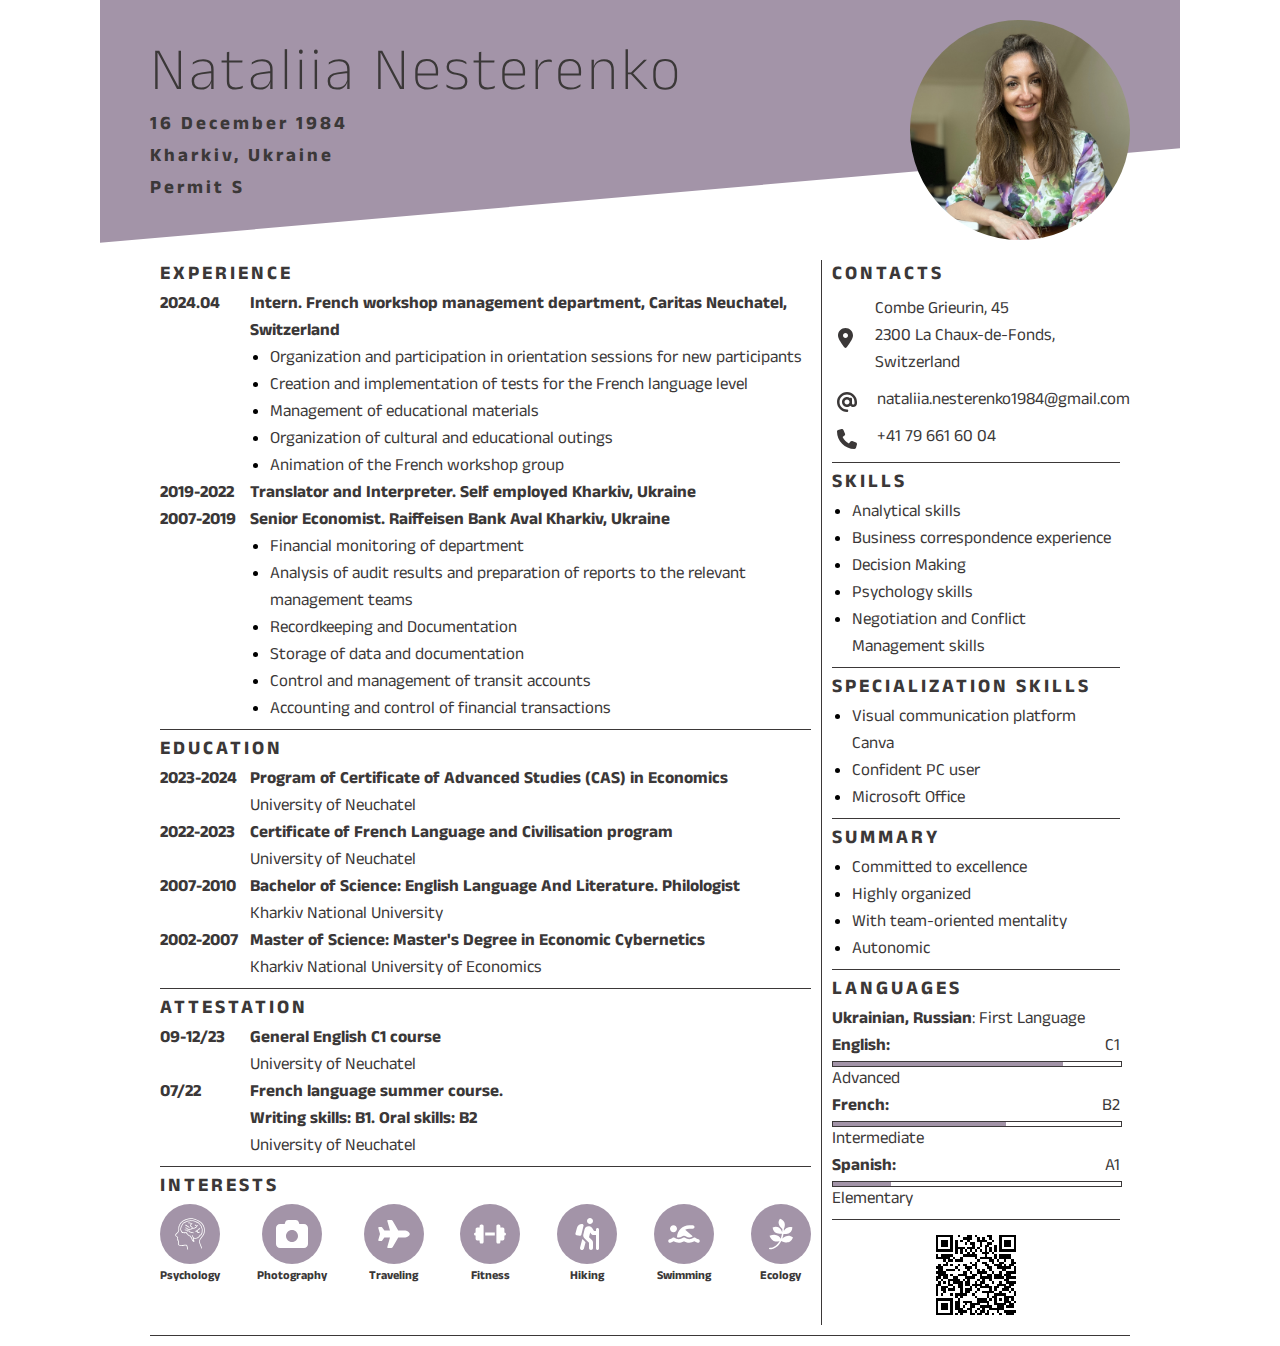
<file: pdf.html>
<!DOCTYPE html>
<html lang="en">
  <head>
    <meta charset="UTF-8" />
    <link rel="preconnect" href="https://fonts.googleapis.com" />
    <link rel="preconnect" href="https://fonts.gstatic.com" crossorigin />
    <link href="https://fonts.googleapis.com/css2?family=Anek+Devanagari:wght@200;700&display=swap" rel="stylesheet" />
    <link rel="icon" type="image/x-icon" href="./favicon.ico" />
    <style>
      :root {
        --color-background: #a394a8;
        --color-text: #3b3838;
      }
      body {
        margin: 0;
        font-family: "Anek Devanagari", sans-serif;
        display: flex;
        justify-content: center;
        background: #fff;
      }
      /*reset margin*/
      h1,
      h2,
      h3,
      h4,
      h5,
      h6,
      p,
      span {
        margin: 0;
        color: rgb(59, 56, 56);
      }
      h1,
      h2,
      h3,
      h4,
      h5,
      h6 {
        letter-spacing: 3px;
      }
      h2 {
        font-size: 1.2em;
      }
      p {
        font-size: 17px !important;
        line-height: 27px;
      }
      /*reset style for a*/
      a {
        text-decoration: none;
        color: var(--color-text);
      }
      /*reset style for ul*/
      ul {
        margin: 0;
        padding-inline-start: 20px;
      }
      .page {
        width: 1080px;
        background: #fff;
        overflow: hidden;
      }
      header {
        width: 100%;
        height: 230px;
        display: flex;
        justify-content: center;
        position: relative;
      }
      header .background {
        background-color: var(--color-background);
        width: calc(100% + 10%);
        height: 280px;
        transform: rotate(-5deg);
        position: absolute;
        top: -85px;
      }
      header .title {
        position: absolute;
        left: 50px;
        top: 50px;
      }
      header .title h1 {
        font-size: 60px;
        line-height: 100%;
        font-weight: 200;
      }
      header .avatar {
        position: absolute;
        right: 50px;
        bottom: -10px;
        width: 220px;
        height: 220px;
        border-radius: 50%;
        background: url(./avatar3.jpg) no-repeat top center;
        background-size: cover;
      }
      main {
        padding: 20px 50px 10px;
      }
      .row {
        padding: 10px 10px;
        border-bottom: 1px solid var(--color-text);
        display: flex;
      }
      .column1 {
        width: 70%;
        border-right: 1px solid var(--color-text);
        padding-right: 10px;
      }
      .column {
        width: 30%;
        padding-left: 10px;
      }
      .icon-group {
        display: flex;
        align-items: center;
        justify-content: space-between;
      }
      .icon {
        display: flex;
        justify-content: center;
        align-items: center;
        color: var(--color-text);
      }
      .item {
        display: flex;
        align-items: center;
        padding: 5px;
      }
      .mb10 {
        margin-bottom: 10px;
      }
      .mr20 {
        margin-right: 20px;
      }
      .w20 {
        width: 20px;
      }
      .horizontal-line {
        width: 100%;
        height: 1px;
        background-color: var(--color-text);
        margin: 5px 0;
      }
      .bold {
        font-weight: bold;
      }
      .flex {
        display: flex;
      }
      .mw80 {
        min-width: 90px;
      }
      .progress-bar-item {
        display: flex;
        flex-direction: column;
      }
      .progress-bar-item .title {
        display: flex;
        justify-content: space-between;
      }
      .progress {
        width: 100%;
        height: 4px;
        border: 1px solid var(--color-text);
      }
      .progress-bar {
        /*width: 0;*/
        height: 100%;
        background-color: var(--color-background);
      }
      .bg {
        background-color: var(--color-background);
      }
      .circle {
        width: 60px;
        height: 60px;
        border-radius: 50%;
      }
      .wrapper {
        display: flex;
        flex-direction: column;
        align-items: center;
      }
      .fs12 {
        font-size: 12px !important;
      }
      .qr {
        display: flex;
        justify-content: center;
      }
      @media screen and (max-width: 1000px) {
        header .title h1 {
          font-size: 50px;
        }
      }
      @media screen and (max-width: 900px) {
        header .title h1 {
          font-size: 40px;
        }
        .circle {
          width: 50px;
          height: 50px;
        }
        .fs12 {
          font-size: 10px !important;
        }
      }
      @media screen and (max-width: 740px) {
        header .title h1 {
          font-size: 35px;
        }
      }
    </style>
    <title>Nesterenko Nataliia</title>
  </head>
  <body>
    <div class="page">
      <header>
        <div class="background"></div>
        <div class="title">
          <h1>Nataliia Nesterenko</h1>
          <h3>16 December 1984</h3>
          <h3>Kharkiv, Ukraine</h3>
          <h3>Permit S</h3>
        </div>
        <div class="avatar"></div>
      </header>
      <main>
        <div class="row">
          <div class="column1">
            <h2>EXPERIENCE</h2>
            <div class="flex">
              <div class="mw80">
                <p class="bold">2024.04</p>
              </div>
              <div>
                <p class="bold">Intern. French workshop management department, Caritas Neuchatel, Switzerland</p>
                <ul>
                  <li>
                    <p>
                      Organization and participation in orientation sessions for new participants
                    </p>
                  </li>
                  <li>
                    <p>
                      Creation and implementation of tests for the French language level
                    </p>
                  </li>
                  <li>
                    <p>
                      Management of educational materials
                    </p>
                  </li>
                  <li>
                    <p>
                      Organization of cultural and educational outings
                    </p>
                  </li>
                  <li>
                    <p>
                      Animation of the French workshop group
                    </p>
                  </li>
                </ul>
              </div>
            </div>
            <div class="flex">
              <div class="mw80">
                <p class="bold">2019-2022</p>
              </div>
              <div>
                <p class="bold">Translator and Interpreter. Self employed Kharkiv, Ukraine</p>
              </div>
            </div>
            <div class="flex">
              <div class="mw80">
                <p class="bold">2007-2019</p>
              </div>
              <div>
                <p class="bold">Senior Economist. Raiffeisen Bank Aval Kharkiv, Ukraine</p>
                <ul>
                  <li><p>Financial monitoring of department</p></li>
                  <li>
                    <p>
                      Analysis of audit results and preparation of reports to the relevant management teams
                    </p>
                  </li>
                  <li><p>Recordkeeping and Documentation</p></li>
                  <li>
                    <p>
                      Storage of data and documentation
                    </p>
                  </li>
                  <li>
                    <p>
                      Control and management of transit accounts
                    </p>
                  </li>
                  <li>
                    <p>
                      Accounting and control of financial transactions
                    </p>
                  </li>
                </ul>
              </div>
            </div>
            <div class="horizontal-line"></div>
            <h2>EDUCATION</h2>
            <div class="flex">
              <div class="mw80">
                <p class="bold">2023-2024</p>
              </div>
              <div>
                <a href="Attestations.pdf"><p class="bold">Program of Certificate of Advanced Studies (CAS) in Economics</p></a>
                <p>University of Neuchatel</p>
              </div>
            </div>
            <div class="flex">
              <div class="mw80">
                <p class="bold">2022-2023</p>
              </div>
              <div>
                <a href="./Diplomas.pdf"><p class="bold">Certificate of French Language and Civilisation program</p></a>
                <p>University of Neuchatel</p>
              </div>
            </div>
            <div class="flex">
              <div class="mw80">
                <p class="bold">2007-2010</p>
              </div>
              <div>
                <p class="bold">Bachelor of Science: English Language And Literature. Philologist</p>
                <p>Kharkiv National University</p>
              </div>
            </div>
            <div class="flex">
              <div class="mw80">
                <p class="bold">2002-2007</p>
              </div>
              <div>
                <p class="bold">Master of Science: Master's Degree in Economic Cybernetics</p>
                <p>Kharkiv National University of Economics</p>
              </div>
            </div>
            <div class="horizontal-line"></div>
            <h2>ATTESTATION</h2>
            <div class="flex">
              <div class="mw80">
                <p class="bold">09-12/23</p>
              </div>
              <div>
                <a href="Attestations.pdf"><p class="bold">General English C1 course</p></a>
                <p>University of Neuchatel</p>
              </div>
            </div>
            <div class="flex">
              <div class="mw80">
                <p class="bold">07/22</p>
              </div>
              <div>
                <a href="Attestations.pdf">
                  <p class="bold">French language summer course.</p>
                  <p class="bold">Writing skills: B1. Oral skills: B2</p>
                </a>
                <p>University of Neuchatel</p>
              </div>
            </div>
            <div class="horizontal-line"></div>
            <h2>INTERESTS</h2>
            <div class="icon-group mb10">
              <!--psychology-->
              <div class="wrapper">
                <div class="icon bg circle">
                  <svg
                    xmlns="http://www.w3.org/2000/svg"
                    x="0px"
                    y="0px"
                    viewBox="0 0 1000 1000"
                    xml:space="preserve"
                    fill="#fff"
                    width="32"
                    height="32"
                  >
                    <g>
                      <g transform="translate(0.000000,511.000000) scale(0.100000,-0.100000)">
                        <path
                          d="M4985.5,4997c-610.5-63.7-1479.8-326.5-1989.8-602.7c-529.3-287.9-1004.5-734.1-1280.8-1205.5c-117.8-202.8-231.8-492.6-295.6-751.5c-56-224.1-65.7-444.3-46.4-994.9c7.7-253.1-1.9-291.7-150.7-542.9c-119.8-206.7-293.6-407.6-488.8-566C455.4,105.6,389.7-2.6,387.8-230.6c0-108.2,9.7-156.5,50.2-235.7C497.9-586,573.2-651.7,779.9-763.8c86.9-44.4,179.7-102.4,208.6-127.5l52.2-42.5l-36.7-75.3c-100.4-210.6-94.7-463.6,15.5-585.3c25.1-29,34.8-69.5,36.7-158.4c0-137.1,32.8-208.6,152.6-338.1c146.8-160.3,152.6-200.9,73.4-494.6c-34.8-131.3-52.1-243.4-52.1-347.7c0-137.1,7.7-168.1,63.7-276.2c156.5-305.2,440.5-448.2,880.9-448.2c206.7,1.9,316.8,15.5,888.6,123.6c282,54.1,660.7,85,751.5,61.8c79.2-19.3,133.3-160.3,214.4-552.5c123.6-610.4,148.8-697.4,204.8-738c61.8-46.3,119.8-32.8,164.2,32.8c29,44.4,27,65.7-29,293.6c-32.8,137.2-85,378.6-117.8,537.1c-40.6,199-79.2,332.3-125.6,425c-108.2,222.2-121.7,231.8-367,251.1c-226,17.4-519.7-13.5-971.7-100.5c-303.3-58-405.7-69.5-631.7-71.5c-243.4-1.9-280.1,1.9-365.1,42.5c-144.9,65.7-220.2,131.4-272.4,235.7c-61.8,119.8-59.9,170,3.9,411.5c61.8,233.7,69.5,465.6,19.3,579.5c-17.4,38.6-73.4,117.8-125.6,173.9c-141,148.8-148.8,173.9-100.5,260.8c57.9,102.4,46.4,179.6-32.9,218.3c-117.8,57.9-125.6,73.4-117.8,193.2c5.8,86.9,21.2,127.5,79.2,208.6c38.6,54.1,71.5,112.1,71.5,129.4c0,104.3-154.6,253.1-401.8,382.5c-98.5,52.2-200.9,119.8-226,150.7c-114,135.2-73.4,305.2,112,465.6c328.4,282,481,457.8,654.9,755.3c131.4,224.1,170,355.5,168.1,591.1c0,112-7.7,266.6-17.4,345.8c-13.5,94.7-11.6,204.8,1.9,328.4c119.8,1106.9,888.6,1947.3,2181,2387.7c960.1,326.5,1700,380.6,2507.5,183.5c1029.7-251.1,2001.4-844.2,2521-1537.7c229.9-307.2,427-745.7,504.2-1128.2c104.3-513.9,81.1-1163-57.9-1622.7c-104.3-340-231.8-554.4-624-1043.2c-413.4-511.9-658.8-915.7-757.3-1236.4c-57.9-191.3-57.9-428.9,0-656.8c48.3-181.6,285.9-826.8,417.3-1130.1c110.1-255,160.3-409.6,175.8-554.4c15.5-129.4,56-189.3,131.4-189.3c77.3,0,127.5,83.1,115.9,189.3c-21.3,175.8-83.1,384.4-181.6,612.4C8379.7-3277,8140.2-2618.3,8107.3-2456c-17.4,81.1-30.9,187.4-30.9,231.8c0,303.3,247.3,757.3,753.4,1389c471.4,587.3,622.1,875.1,736,1408.3c40.6,179.7,44.5,256.9,46.4,695.5c0,550.6-15.4,666.5-137.1,1062.5c-156.5,504.2-396,892.5-788.2,1286.6c-266.6,264.7-434.6,399.9-741.8,593.1C7442.8,4525.6,6787.9,4796,6241.2,4910C5835.5,4995,5317.8,5031.7,4985.5,4997z"
                        />
                        <path
                          d="M5246.3,4378.8c-30.9-7.7-162.3-15.4-289.8-17.4c-430.8-3.9-691.6-56-896.4-181.6c-71.5-44.4-143-69.6-212.5-77.3c-139.1-15.5-313-100.5-459.8-222.2c-108.2-90.8-129.4-100.5-216.4-100.5c-81.1,0-108.2-11.6-189.3-75.4c-226-179.7-405.7-411.5-517.7-670.3c-32.8-77.3-96.6-181.6-141-235.7c-98.5-115.9-150.7-229.9-168.1-361.2c-5.8-52.2-38.6-154.6-69.6-224.1c-98.5-220.2-139.1-421.1-129.4-643.3c7.7-222.2,38.6-305.2,216.4-589.2c58-92.7,110.1-195.1,117.8-231.8c17.4-77.3,144.9-224.1,241.5-272.4c129.4-65.7,224.1-79.2,637.5-94.7c380.6-15.5,419.2-13.5,463.6,17.4c115.9,81.1,183.5,69.5,202.8-34.8c29-154.6,121.7-270.5,284-353.5c58-29,85-61.8,121.7-143c25.1-57.9,69.5-135.2,96.6-171.9c98.5-129.4,301.4-235.7,515.8-270.4c59.9-11.6,77.3-25.1,114-104.3c25.1-50.2,115.9-164.2,202.8-255c181.6-189.3,200.9-226,326.5-579.5c129.5-367.1,210.6-527.4,343.9-670.3c110.1-117.8,303.3-237.6,384.5-237.6c63.7,0,117.8,73.4,106.2,146.8c-9.6,52.2-3.8,69.6,27.1,86.9c104.3,54.1,77.3,185.5-50.2,237.6c-108.2,46.4-131.3,117.9-141,425c-7.7,257-5.8,268.5,27,255c257-98.5,612.4-123.6,867.4-61.8c193.2,48.3,504.2,204.8,672.3,338.1c158.4,125.6,322.6,316.8,419.2,490.7c54.1,94.7,69.5,110.1,119.8,110.1c115.9,0,388.3,316.8,510,593.1c86.9,197,129.4,417.3,135.2,701.3c3.9,142.9,15.5,324.5,29,401.8c38.6,226-32.8,558.3-148.7,697.4c-29,34.8-46.4,81.1-46.4,119.8c-1.9,200.9-110.1,506.1-262.7,732.2c-98.5,146.8-608.5,693.5-797.9,855.8c-135.2,115.9-320.7,206.7-421.1,206.7c-61.8,0-110.1,21.2-231.8,104.3c-187.4,123.6-357.4,193.2-444.3,179.7c-34.8-5.8-67.6-1.9-73.4,7.7c-25.1,36.7-133.3,79.2-276.2,104.3c-81.2,13.5-187.4,40.6-233.8,56c-106.3,38.6-175.8,38.6-303.3-1.9c-94.7-29-106.3-29-168.1,0C5470.4,4400,5346.8,4403.9,5246.3,4378.8z M5520.6,4106.4c50.2-21.2,81.1-21.2,164.2-1.9c191.3,46.4,206.7,46.4,289.8,15.4c46.4-17.4,142.9-38.6,216.4-48.3c86.9-13.5,146.8-32.8,173.9-57.9c59.9-56,144.9-83.1,224.1-69.5c85,13.5,222.2-52.2,421.1-202.8c119.8-92.7,135.2-98.5,212.5-88.9c152.6,19.3,231.8-38.6,693.5-513.9c438.5-450.1,558.3-660.7,583.4-1023.9c11.6-166.1,13.5-170,90.8-243.4c131.4-127.5,177.7-369,110.1-585.4c-25.1-81.1-30.9-158.4-27-345.8c9.6-425-96.6-736-343.9-996.8c-75.3-77.3-88.8-83.1-154.6-73.4c-88.8,13.5-139.1-25.1-183.5-150.7c-71.5-197-268.5-446.2-463.6-585.3c-262.7-187.4-481-260.8-766.9-260.8c-210.6,1.9-301.4,19.3-490.7,98.5c-115.9,48.3-143,67.6-171.9,127.5c-17.4,38.6-69.5,117.8-115.9,177.7c-115.9,152.6-146.8,218.3-146.8,322.6c0,106.3-38.6,162.3-115.9,162.3c-86.9,0-125.6-63.7-123.7-200.9c2-135.2,38.7-222.2,181.6-417.3c50.2-69.6,98.5-139.1,108.2-154.6s23.2-206.7,29-425c7.7-218.3,19.3-417.3,25.1-444.3c30.9-115.9-117.9,206.7-200.9,434.7c-146.8,403.7-195.1,490.7-386.4,695.5c-129.4,141-173.9,202.8-191.3,268.5c-11.6,46.4-34.8,94.7-52.1,110.1c-17.4,15.4-102.4,32.9-193.2,38.6c-272.4,21.3-396,112-463.6,341.9c-27,92.7-40.6,108.2-173.9,197.1c-152.6,104.3-200.9,170-200.9,280.1c0,108.2-29,141-148.8,175.8c-121.7,34.8-276.2,29-365.1-17.4c-46.4-23.2-119.8-25.1-423.1-13.5c-471.4,17.4-568,52.2-625.9,233.7c-11.6,38.6-71.5,146.8-131.4,241.5c-139.1,220.2-175.8,305.2-191.2,436.6c-17.4,148.7,36.7,394.1,129.4,593.1c46.4,100.5,75.3,189.3,75.3,237.6c0,104.3,40.6,191.2,141,299.4c46.4,52.1,98.5,137.1,117.8,189.3c81.1,220.2,243.4,454,417.3,598.9c79.2,67.6,90.8,71.5,179.7,59.9l92.7-13.5l139.1,129.4c162.3,152.6,287.9,214.4,459.8,233.8c98.5,9.7,141,25.1,208.6,77.3c150.7,114,287.8,144.9,730.2,158.4c214.4,7.7,397.9,19.3,405.7,29C5310.1,4154.7,5445.3,4139.2,5520.6,4106.4z"
                        />
                        <path
                          d="M4454.3,3635c-59.9-58-59.9-85-7.7-152.6c40.6-52.2,44.4-52.2,208.6-40.6c266.6,21.2,554.4-46.4,589.2-135.2c7.7-21.3-13.5-61.8-54.1-114c-218.3-264.7-224.1-593.1-15.4-765c40.6-32.8,104.3-69.6,143-81.1c48.3-13.5,86.9-44.4,121.7-94.7c141-216.3,473.3-260.8,473.3-65.7c0,81.1-67.6,137.1-144.9,117.8c-61.8-15.4-141,56-156.5,143c-15.5,77.3-48.3,100.5-166.2,117.8c-199,30.9-241.5,158.4-129.5,382.5c67.6,135.2,158.4,208.7,280.1,228c144.9,21.2,206.7,135.2,119.8,218.3c-46.3,42.5-90.8,48.3-181.6,21.2c-54.1-15.4-63.8-9.7-110.1,46.4c-108.2,137.1-386.4,222.2-724.4,222.2C4514.1,3683.3,4496.8,3679.5,4454.3,3635z"
                        />
                        <path
                          d="M6523.2,3014.9c-110.1-108.2,83.1-367,328.4-438.5c88.9-25.1,94.7-30.9,100.4-96.6c9.6-102.4-59.9-168.1-175.8-168.1c-92.7,0-187.4-56-187.4-110.1c0-42.5-119.8-156.5-181.6-171.9c-30.9-7.7-87-1.9-131.4,13.5c-67.6,21.3-83.1,21.3-127.5-9.7c-29-17.4-81.1-46.4-117.9-61.8c-59.9-27-73.4-27-137.1,1.9c-83.1,36.7-135.2,21.2-199-61.8c-58-73.4-131.4-100.5-427-150.7c-285.9-50.2-411.5-85-486.8-135.2c-38.6-25.1-48.3-23.2-88.9,7.7c-85,65.7-210.6,119.8-311,131.4c-94.7,11.6-108.2,21.2-226,146.8c-187.4,200.9-345.8,260.8-544.8,206.7c-112-30.9-148.7-135.2-73.4-202.8c29-25.1,65.7-34.8,135.2-30.9c123.6,3.9,173.9-23.2,328.4-181.6c146.8-150.7,202.8-183.5,309.1-183.5c85,0,166.1-36.7,316.8-144.9c104.3-75.3,143-75.3,224.1,1.9c65.7,61.8,175.8,94.7,454,141c258.9,42.5,372.9,77.3,477.2,146.8c56,36.7,98.5,48.3,179.7,48.3c65.7,0,133.3,13.5,170,32.8c34.8,17.4,123.7,38.6,197.1,44.4c170,15.5,262.7,59.9,394.1,187.4c56,56,115.9,102.4,133.3,102.4c57.9,0,199,81.1,245.3,142.9c25.1,34.8,57.9,106.3,73.4,162.3c21.3,86.9,34.7,104.3,108.2,143c139.1,75.3,200.9,241.5,117.8,324.5c-52.2,52.2-98.5,48.3-206.7-19.3c-171.9-110.1-367.1-67.6-452.1,100.5c-23.2,46.3-52.2,88.9-63.8,96.6C6641.1,3055.5,6554.2,3047.7,6523.2,3014.9z"
                        />
                        <path
                          d="M3474.8,2935.7c-19.3-21.2-34.8-59.9-34.8-88.9c0-75.3,48.3-110.1,152.6-110.1c50.2,0,135.2-13.5,189.3-29c83.1-25.1,108.2-44.4,158.4-121.7c32.8-52.2,59.9-112.1,59.9-135.2c0-69.6,67.6-100.5,200.9-86.9c208.6,19.3,343.9-88.9,403.8-318.8c30.9-119.8,67.6-162.3,141-162.3c79.2,0,127.5,67.6,112,156.5c-46.4,274.3-299.4,533.2-554.4,571.8c-50.2,7.7-90.8,21.2-90.8,30.9s-30.9,59.9-69.5,112c-98.5,131.4-251.1,199-471.4,210.6C3527,2972.4,3503.8,2968.5,3474.8,2935.7z"
                        />
                        <path
                          d="M7925.8,1904.1c-59.9-114-129.5-171.9-204.8-171.9c-114,0-156.5-30.9-266.6-187.4c-150.7-214.4-347.7-357.4-614.3-442.4c-131.3-40.6-173.8-75.3-173.8-141c1.9-131.4,156.5-193.2,363.2-146.8c67.6,15.5,129.4,29,137.2,29c9.7,0,23.2-40.6,30.9-90.8c17.4-123.6,75.4-251.1,117.9-264.7c21.3-5.8,123.6-19.3,229.9-29c305.2-29,438.5,13.5,488.7,162.3c25.1,79.2,17.4,127.5-27,173.9c-63.8,63.7-200.9,11.6-200.9-73.4c0-36.7-67.6-42.5-245.4-21.3c-98.5,13.5-102.4,15.4-112,83.1c-17.4,100.5-65.7,228-96.6,253.1c-25.1,19.3-5.8,44.4,108.2,150.7c73.4,67.6,160.4,162.3,193.2,208.6c30.9,46.4,73.4,85,90.8,85c117.9,0,332.3,170,390.2,307.1c38.6,94.7-1.9,164.2-102.4,171.9C7968.3,1965.9,7956.7,1960.1,7925.8,1904.1z"
                        />
                        <path
                          d="M3355.1,1510c-90.8-90.8-38.6-189.3,135.2-256.9c61.8-23.2,137.2-56,166.1-71.5c58-32.8,143-38.6,160.3-9.7c5.8,11.6,42.5,19.3,79.2,19.3c58,0,85-17.4,162.3-96.6c52.2-52.2,108.2-96.6,123.6-96.6c27,0,29-7.7,11.6-38.6c-34.8-65.7,15.5-143,96.6-150.7c56-3.9,79.2,5.8,135.2,63.8c77.3,79.2,141,86.9,264.7,29c94.7-42.5,160.3-135.2,160.3-224.1c0-90.8,46.4-117.8,214.4-127.5c135.2-5.8,158.4-13.5,257-81.1c65.7-44.4,121.7-69.5,141-63.8s69.6,25.1,112.1,40.6c42.5,15.5,115.9,29,162.3,30.9c73.4,0,92.7-9.7,154.5-77.3c79.2-86.9,148.8-100.5,200.9-42.5c42.5,46.4,40.6,115.9-3.9,189.3c-67.6,112-295.6,177.7-504.2,144.9c-108.2-17.4-125.5-15.4-204.7,27.1c-48.3,25.1-139.1,56-200.9,69.5c-90.8,17.4-114,30.9-123.6,63.7c-19.3,75.3-170,228-272.4,274.3c-114,54.1-284,61.8-390.2,17.4c-36.7-15.5-71.5-29-73.4-29s-15.4,27-29,58c-54.1,129.4-262.7,251.1-432.7,251.1c-42.5,0-121.7,17.4-175.8,36.7C3449.7,1546.7,3399.5,1554.5,3355.1,1510z"
                        />
                      </g>
                    </g>
                  </svg>
                </div>
                <p class="bold fs12">Psychology</p>
              </div>
              <!--photography-->
              <div class="wrapper">
                <div class="icon bg circle">
                  <svg xmlns="http://www.w3.org/2000/svg" viewBox="0 0 512 512" fill="#fff" width="32" height="32">
                    <path
                      d="M149.1 64.8L138.7 96H64C28.7 96 0 124.7 0 160V416c0 35.3 28.7 64 64 64H448c35.3 0 64-28.7 64-64V160c0-35.3-28.7-64-64-64H373.3L362.9 64.8C356.4 45.2 338.1 32 317.4 32H194.6c-20.7 0-39 13.2-45.5 32.8zM256 384c-53 0-96-43-96-96s43-96 96-96s96 43 96 96s-43 96-96 96z"
                    />
                  </svg>
                </div>
                <p class="bold fs12">Photography</p>
              </div>
              <!--traveling-->
              <div class="wrapper">
                <div class="icon bg circle">
                  <svg xmlns="http://www.w3.org/2000/svg" viewBox="0 0 576 512" fill="#fff" width="32" height="28">
                    <path
                      d="M482.3 192c34.2 0 93.7 29 93.7 64c0 36-59.5 64-93.7 64l-116.6 0L265.2 495.9c-5.7 10-16.3 16.1-27.8 16.1l-56.2 0c-10.6 0-18.3-10.2-15.4-20.4l49-171.6L112 320 68.8 377.6c-3 4-7.8 6.4-12.8 6.4l-42 0c-7.8 0-14-6.3-14-14c0-1.3 .2-2.6 .5-3.9L32 256 .5 145.9c-.4-1.3-.5-2.6-.5-3.9c0-7.8 6.3-14 14-14l42 0c5 0 9.8 2.4 12.8 6.4L112 192l102.9 0-49-171.6C162.9 10.2 170.6 0 181.2 0l56.2 0c11.5 0 22.1 6.2 27.8 16.1L365.7 192l116.6 0z"
                    />
                  </svg>
                </div>
                <p class="bold fs12">Traveling</p>
              </div>
              <!--fitness-->
              <div class="wrapper">
                <div class="icon bg circle">
                  <svg xmlns="http://www.w3.org/2000/svg" viewBox="0 0 640 512" fill="#fff" width="32" height="26">
                    <!--! Font Awesome Pro 6.2.0 by @fontawesome - https://fontawesome.com License - https://fontawesome.com/license (Commercial License) Copyright 2022 Fonticons, Inc. -->
                    <path
                      d="M112 96c0-17.7 14.3-32 32-32h16c17.7 0 32 14.3 32 32V224v64V416c0 17.7-14.3 32-32 32H144c-17.7 0-32-14.3-32-32V384H64c-17.7 0-32-14.3-32-32V288c-17.7 0-32-14.3-32-32s14.3-32 32-32V160c0-17.7 14.3-32 32-32h48V96zm416 0v32h48c17.7 0 32 14.3 32 32v64c17.7 0 32 14.3 32 32s-14.3 32-32 32v64c0 17.7-14.3 32-32 32H528v32c0 17.7-14.3 32-32 32H480c-17.7 0-32-14.3-32-32V288 224 96c0-17.7 14.3-32 32-32h16c17.7 0 32 14.3 32 32zM416 224v64H224V224H416z"
                    />
                  </svg>
                </div>
                <p class="bold fs12">Fitness</p>
              </div>
              <!--hiking-->
              <div class="wrapper">
                <div class="icon bg circle">
                  <svg xmlns="http://www.w3.org/2000/svg" viewBox="0 0 384 512" fill="#fff" width="24" height="32">
                    <!--! Font Awesome Pro 6.2.0 by @fontawesome - https://fontawesome.com License - https://fontawesome.com/license (Commercial License) Copyright 2022 Fonticons, Inc. -->
                    <path
                      d="M288 48c0 26.5-21.5 48-48 48s-48-21.5-48-48s21.5-48 48-48s48 21.5 48 48zM243.3 230.7L224.2 307l49.7 49.7c9 9 14.1 21.2 14.1 33.9V480c0 17.7-14.3 32-32 32s-32-14.3-32-32V397.3l-73.9-73.9c-15.8-15.8-22.2-38.6-16.9-60.3l20.4-84c8.3-34.1 42.7-54.9 76.7-46.4c19 4.8 35.6 16.4 46.4 32.7L305.1 208H336V184c0-13.3 10.7-24 24-24s24 10.7 24 24v55.8c0 .1 0 .2 0 .2s0 .2 0 .2V488c0 13.3-10.7 24-24 24s-24-10.7-24-24V272H296.6c-16 0-31-8-39.9-21.4l-13.3-20zM81.1 471.9L117.3 334c3 4.2 6.4 8.2 10.1 11.9l41.9 41.9L142.9 488.1c-4.5 17.1-22 27.3-39.1 22.8s-27.3-22-22.8-39.1zm55.5-346L101.4 266.5c-3 12.1-14.9 19.9-27.2 17.9l-47.9-8c-14-2.3-22.9-16.3-19.2-30L31.9 155c9.5-34.8 41.1-59 77.2-59h4.2c15.6 0 27.1 14.7 23.3 29.8z"
                    />
                  </svg>
                </div>
                <p class="bold fs12">Hiking</p>
              </div>
              <!--swimming-->
              <div class="wrapper">
                <div class="icon bg circle">
                  <svg xmlns="http://www.w3.org/2000/svg" viewBox="0 0 576 512" fill="#fff" width="32" height="28">
                    <!--! Font Awesome Pro 6.2.0 by @fontawesome - https://fontawesome.com License - https://fontawesome.com/license (Commercial License) Copyright 2022 Fonticons, Inc. -->
                    <path
                      d="M309.5 178.4L447.9 297.1c-1.6 .9-3.2 2-4.8 3c-18 12.4-40.1 20.3-59.2 20.3c-19.6 0-40.8-7.7-59.2-20.3c-22.1-15.5-51.6-15.5-73.7 0c-17.1 11.8-38 20.3-59.2 20.3c-10.1 0-21.1-2.2-31.9-6.2C163.1 193.2 262.2 96 384 96h64c17.7 0 32 14.3 32 32s-14.3 32-32 32H384c-26.9 0-52.3 6.6-74.5 18.4zM32 160c0-35.3 28.7-64 64-64s64 28.7 64 64s-28.7 64-64 64s-64-28.7-64-64zM306.5 325.9C329 341.4 356.5 352 384 352c26.9 0 55.4-10.8 77.4-26.1l0 0c11.9-8.5 28.1-7.8 39.2 1.7c14.4 11.9 32.5 21 50.6 25.2c17.2 4 27.9 21.2 23.9 38.4s-21.2 27.9-38.4 23.9c-24.5-5.7-44.9-16.5-58.2-25C449.5 405.7 417 416 384 416c-31.9 0-60.6-9.9-80.4-18.9c-5.8-2.7-11.1-5.3-15.6-7.7c-4.5 2.4-9.7 5.1-15.6 7.7c-19.8 9-48.5 18.9-80.4 18.9c-33 0-65.5-10.3-94.5-25.8c-13.4 8.4-33.7 19.3-58.2 25c-17.2 4-34.4-6.7-38.4-23.9s6.7-34.4 23.9-38.4c18.1-4.2 36.2-13.3 50.6-25.2c11.1-9.4 27.3-10.1 39.2-1.7l0 0C136.7 341.2 165.1 352 192 352c27.5 0 55-10.6 77.5-26.1c11.1-7.9 25.9-7.9 37 0z"
                    />
                  </svg>
                </div>
                <p class="bold fs12">Swimming</p>
              </div>
              <!--ecology-->
              <div class="wrapper">
                <div class="icon bg circle">
                  <svg xmlns="http://www.w3.org/2000/svg" viewBox="0 0 384 512" fill="#fff" width="24" height="32">
                    <!--! Font Awesome Pro 6.2.0 by @fontawesome - https://fontawesome.com License - https://fontawesome.com/license (Commercial License) Copyright 2022 Fonticons, Inc. -->
                    <path
                      d="M384 312.7c-55.1 136.7-187.1 54-187.1 54-40.5 81.8-107.4 134.4-184.6 134.7-16.1 0-16.6-24.4 0-24.4 64.4-.3 120.5-42.7 157.2-110.1-41.1 15.9-118.6 27.9-161.6-82.2 109-44.9 159.1 11.2 178.3 45.5 9.9-24.4 17-50.9 21.6-79.7 0 0-139.7 21.9-149.5-98.1 119.1-47.9 152.6 76.7 152.6 76.7 1.6-16.7 3.3-52.6 3.3-53.4 0 0-106.3-73.7-38.1-165.2 124.6 43 61.4 162.4 61.4 162.4.5 1.6.5 23.8 0 33.4 0 0 45.2-89 136.4-57.5-4.2 134-141.9 106.4-141.9 106.4-4.4 27.4-11.2 53.4-20 77.5 0 0 83-91.8 172-20z"
                    />
                  </svg>
                </div>
                <p class="bold fs12">Ecology</p>
              </div>
            </div>
          </div>
          <div class="column">
            <h2>CONTACTS</h2>
            <div class="item">
              <div class="icon mr20 w20">
                <svg xmlns="http://www.w3.org/2000/svg" viewBox="0 0 384 512" fill="#3b3838" width="15" height="20">
                  <path
                          d="M215.7 499.2C267 435 384 279.4 384 192C384 86 298 0 192 0S0 86 0 192c0 87.4 117 243 168.3 307.2c12.3 15.3 35.1 15.3 47.4 0zM192 256c-35.3 0-64-28.7-64-64s28.7-64 64-64s64 28.7 64 64s-28.7 64-64 64z"
                  />
                </svg>
              </div>
              <div>
                <p>Combe Grieurin, 45</p>
                <p>2300 La Chaux-de-Fonds, Switzerland</p>
              </div>
            </div>
            <div class="item">
              <div class="icon mr20 w20">
                <svg xmlns="http://www.w3.org/2000/svg" viewBox="0 0 512 512" fill="#3b3838" width="20" height="20">
                  <path
                          d="M256 64C150 64 64 150 64 256s86 192 192 192c17.7 0 32 14.3 32 32s-14.3 32-32 32C114.6 512 0 397.4 0 256S114.6 0 256 0S512 114.6 512 256v32c0 53-43 96-96 96c-29.3 0-55.6-13.2-73.2-33.9C320 371.1 289.5 384 256 384c-70.7 0-128-57.3-128-128s57.3-128 128-128c27.9 0 53.7 8.9 74.7 24.1c5.7-5 13.1-8.1 21.3-8.1c17.7 0 32 14.3 32 32v80 32c0 17.7 14.3 32 32 32s32-14.3 32-32V256c0-106-86-192-192-192zm64 192c0-35.3-28.7-64-64-64s-64 28.7-64 64s28.7 64 64 64s64-28.7 64-64z"
                  />
                </svg>
              </div>
              <p><a href="mailto:nataliia.nesterenko1984@gmail.com">nataliia.nesterenko1984@gmail.com</a></p>
            </div>
            <div class="item">
              <div class="icon mr20 w20">
                <svg xmlns="http://www.w3.org/2000/svg" viewBox="0 0 512 512" fill="#3b3838" width="20" height="20">
                  <path
                          d="M164.9 24.6c-7.7-18.6-28-28.5-47.4-23.2l-88 24C12.1 30.2 0 46 0 64C0 311.4 200.6 512 448 512c18 0 33.8-12.1 38.6-29.5l24-88c5.3-19.4-4.6-39.7-23.2-47.4l-96-40c-16.3-6.8-35.2-2.1-46.3 11.6L304.7 368C234.3 334.7 177.3 277.7 144 207.3L193.3 167c13.7-11.2 18.4-30 11.6-46.3l-40-96z"
                  />
                </svg>
              </div>
              <p><a href="tel:+41796616004">+41 79 661 60 04</a></p>
            </div>
            <div class="horizontal-line"></div>
            <h2>SKILLS</h2>
            <ul>
              <li><p>Analytical skills</p></li>
              <li><p>Business correspondence experience</p></li>
              <li><p>Decision Making</p></li>
              <li><p>Psychology skills</p></li>
              <li><p>Negotiation and Conflict Management skills</p></li>
            </ul>
            <div class="horizontal-line"></div>
            <h2>SPECIALIZATION SKILLS</h2>
            <ul>
              <li><p>Visual communication platform Canva</p></li>
              <li><p>Confident PC user</p></li>
              <li><p>Microsoft Office</p></li>
            </ul>
            <div class="horizontal-line"></div>
            <h2>SUMMARY</h2>
            <ul>
              <li><p>Committed to excellence</p></li>
              <li><p>Highly organized</p></li>
              <li><p>With team-oriented mentality</p></li>
              <li><p>Autonomic</p></li>
            </ul>
            <div class="horizontal-line"></div>
            <h2>LANGUAGES</h2>
            <p><span class="bold">Ukrainian, Russian</span>: First Language</p>
            <div class="progress-bar-item">
              <div class="title">
                <p class="bold">English:</p>
                <p>C1</p>
              </div>
              <div class="progress">
                <div class="progress-bar animation-bar80" style="width: 80%"></div>
              </div>
              <p>Advanced</p>
            </div>
            <div class="progress-bar-item">
              <div class="title">
                <p class="bold">French:</p>
                <p>B2</p>
              </div>
              <div class="progress">
                <div class="progress-bar animation-bar60" style="width: 60%"></div>
              </div>
              <p>Intermediate</p>
            </div>
            <div class="progress-bar-item">
              <div class="title">
                <p class="bold">Spanish:</p>
                <p>A1</p>
              </div>
              <div class="progress">
                <div class="progress-bar animation-bar20" style="width: 20%"></div>
              </div>
              <p>Elementary</p>
            </div>
            <div class="horizontal-line"></div>
            <div class="qr">
              <svg version="1.1" xmlns="http://www.w3.org/2000/svg" xmlns:xlink="http://www.w3.org/1999/xlink" width="100" height="100" viewBox="0 0 1000 1000" enable-background="new 0 0 1000 1000" xml:space="preserve"><g transform="translate(0,0) scale(1.0,1.0)" width="1000" height="1000"><svg width="1000" height="1000" viewBox="0 0 820 820" enable-background="new 0 0 1000 1000" xml:space="preserve"><rect x="0" y="0" width="820" height="820" fill="rgb(255,255,255)" opacity="1.0" /><rect x="260" y="80" width="20" height="20" fill="rgb(0,0,0)" opacity="1.0" shape-rendering="crispEdges" /><rect x="340" y="80" width="20" height="20" fill="rgb(0,0,0)" opacity="1.0" shape-rendering="crispEdges" /><rect x="360" y="80" width="20" height="20" fill="rgb(0,0,0)" opacity="1.0" shape-rendering="crispEdges" /><rect x="400" y="80" width="20" height="20" fill="rgb(0,0,0)" opacity="1.0" shape-rendering="crispEdges" /><rect x="500" y="80" width="20" height="20" fill="rgb(0,0,0)" opacity="1.0" shape-rendering="crispEdges" /><rect x="520" y="80" width="20" height="20" fill="rgb(0,0,0)" opacity="1.0" shape-rendering="crispEdges" /><rect x="300" y="100" width="20" height="20" fill="rgb(0,0,0)" opacity="1.0" shape-rendering="crispEdges" /><rect x="320" y="100" width="20" height="20" fill="rgb(0,0,0)" opacity="1.0" shape-rendering="crispEdges" /><rect x="340" y="100" width="20" height="20" fill="rgb(0,0,0)" opacity="1.0" shape-rendering="crispEdges" /><rect x="360" y="100" width="20" height="20" fill="rgb(0,0,0)" opacity="1.0" shape-rendering="crispEdges" /><rect x="420" y="100" width="20" height="20" fill="rgb(0,0,0)" opacity="1.0" shape-rendering="crispEdges" /><rect x="460" y="100" width="20" height="20" fill="rgb(0,0,0)" opacity="1.0" shape-rendering="crispEdges" /><rect x="520" y="100" width="20" height="20" fill="rgb(0,0,0)" opacity="1.0" shape-rendering="crispEdges" /><rect x="240" y="120" width="20" height="20" fill="rgb(0,0,0)" opacity="1.0" shape-rendering="crispEdges" /><rect x="280" y="120" width="20" height="20" fill="rgb(0,0,0)" opacity="1.0" shape-rendering="crispEdges" /><rect x="340" y="120" width="20" height="20" fill="rgb(0,0,0)" opacity="1.0" shape-rendering="crispEdges" /><rect x="420" y="120" width="20" height="20" fill="rgb(0,0,0)" opacity="1.0" shape-rendering="crispEdges" /><rect x="440" y="120" width="20" height="20" fill="rgb(0,0,0)" opacity="1.0" shape-rendering="crispEdges" /><rect x="460" y="120" width="20" height="20" fill="rgb(0,0,0)" opacity="1.0" shape-rendering="crispEdges" /><rect x="480" y="120" width="20" height="20" fill="rgb(0,0,0)" opacity="1.0" shape-rendering="crispEdges" /><rect x="540" y="120" width="20" height="20" fill="rgb(0,0,0)" opacity="1.0" shape-rendering="crispEdges" /><rect x="240" y="140" width="20" height="20" fill="rgb(0,0,0)" opacity="1.0" shape-rendering="crispEdges" /><rect x="320" y="140" width="20" height="20" fill="rgb(0,0,0)" opacity="1.0" shape-rendering="crispEdges" /><rect x="360" y="140" width="20" height="20" fill="rgb(0,0,0)" opacity="1.0" shape-rendering="crispEdges" /><rect x="380" y="140" width="20" height="20" fill="rgb(0,0,0)" opacity="1.0" shape-rendering="crispEdges" /><rect x="440" y="140" width="20" height="20" fill="rgb(0,0,0)" opacity="1.0" shape-rendering="crispEdges" /><rect x="500" y="140" width="20" height="20" fill="rgb(0,0,0)" opacity="1.0" shape-rendering="crispEdges" /><rect x="520" y="140" width="20" height="20" fill="rgb(0,0,0)" opacity="1.0" shape-rendering="crispEdges" /><rect x="240" y="160" width="20" height="20" fill="rgb(0,0,0)" opacity="1.0" shape-rendering="crispEdges" /><rect x="380" y="160" width="20" height="20" fill="rgb(0,0,0)" opacity="1.0" shape-rendering="crispEdges" /><rect x="440" y="160" width="20" height="20" fill="rgb(0,0,0)" opacity="1.0" shape-rendering="crispEdges" /><rect x="480" y="160" width="20" height="20" fill="rgb(0,0,0)" opacity="1.0" shape-rendering="crispEdges" /><rect x="500" y="160" width="20" height="20" fill="rgb(0,0,0)" opacity="1.0" shape-rendering="crispEdges" /><rect x="560" y="160" width="20" height="20" fill="rgb(0,0,0)" opacity="1.0" shape-rendering="crispEdges" /><rect x="240" y="180" width="20" height="20" fill="rgb(0,0,0)" opacity="1.0" shape-rendering="crispEdges" /><rect x="260" y="180" width="20" height="20" fill="rgb(0,0,0)" opacity="1.0" shape-rendering="crispEdges" /><rect x="280" y="180" width="20" height="20" fill="rgb(0,0,0)" opacity="1.0" shape-rendering="crispEdges" /><rect x="300" y="180" width="20" height="20" fill="rgb(0,0,0)" opacity="1.0" shape-rendering="crispEdges" /><rect x="340" y="180" width="20" height="20" fill="rgb(0,0,0)" opacity="1.0" shape-rendering="crispEdges" /><rect x="360" y="180" width="20" height="20" fill="rgb(0,0,0)" opacity="1.0" shape-rendering="crispEdges" /><rect x="380" y="180" width="20" height="20" fill="rgb(0,0,0)" opacity="1.0" shape-rendering="crispEdges" /><rect x="420" y="180" width="20" height="20" fill="rgb(0,0,0)" opacity="1.0" shape-rendering="crispEdges" /><rect x="480" y="180" width="20" height="20" fill="rgb(0,0,0)" opacity="1.0" shape-rendering="crispEdges" /><rect x="520" y="180" width="20" height="20" fill="rgb(0,0,0)" opacity="1.0" shape-rendering="crispEdges" /><rect x="560" y="180" width="20" height="20" fill="rgb(0,0,0)" opacity="1.0" shape-rendering="crispEdges" /><rect x="240" y="200" width="20" height="20" fill="rgb(0,0,0)" opacity="1.0" shape-rendering="crispEdges" /><rect x="280" y="200" width="20" height="20" fill="rgb(0,0,0)" opacity="1.0" shape-rendering="crispEdges" /><rect x="320" y="200" width="20" height="20" fill="rgb(0,0,0)" opacity="1.0" shape-rendering="crispEdges" /><rect x="360" y="200" width="20" height="20" fill="rgb(0,0,0)" opacity="1.0" shape-rendering="crispEdges" /><rect x="400" y="200" width="20" height="20" fill="rgb(0,0,0)" opacity="1.0" shape-rendering="crispEdges" /><rect x="440" y="200" width="20" height="20" fill="rgb(0,0,0)" opacity="1.0" shape-rendering="crispEdges" /><rect x="480" y="200" width="20" height="20" fill="rgb(0,0,0)" opacity="1.0" shape-rendering="crispEdges" /><rect x="520" y="200" width="20" height="20" fill="rgb(0,0,0)" opacity="1.0" shape-rendering="crispEdges" /><rect x="560" y="200" width="20" height="20" fill="rgb(0,0,0)" opacity="1.0" shape-rendering="crispEdges" /><rect x="240" y="220" width="20" height="20" fill="rgb(0,0,0)" opacity="1.0" shape-rendering="crispEdges" /><rect x="280" y="220" width="20" height="20" fill="rgb(0,0,0)" opacity="1.0" shape-rendering="crispEdges" /><rect x="340" y="220" width="20" height="20" fill="rgb(0,0,0)" opacity="1.0" shape-rendering="crispEdges" /><rect x="380" y="220" width="20" height="20" fill="rgb(0,0,0)" opacity="1.0" shape-rendering="crispEdges" /><rect x="460" y="220" width="20" height="20" fill="rgb(0,0,0)" opacity="1.0" shape-rendering="crispEdges" /><rect x="480" y="220" width="20" height="20" fill="rgb(0,0,0)" opacity="1.0" shape-rendering="crispEdges" /><rect x="500" y="220" width="20" height="20" fill="rgb(0,0,0)" opacity="1.0" shape-rendering="crispEdges" /><rect x="540" y="220" width="20" height="20" fill="rgb(0,0,0)" opacity="1.0" shape-rendering="crispEdges" /><rect x="80" y="240" width="20" height="20" fill="rgb(0,0,0)" opacity="1.0" shape-rendering="crispEdges" /><rect x="120" y="240" width="20" height="20" fill="rgb(0,0,0)" opacity="1.0" shape-rendering="crispEdges" /><rect x="140" y="240" width="20" height="20" fill="rgb(0,0,0)" opacity="1.0" shape-rendering="crispEdges" /><rect x="160" y="240" width="20" height="20" fill="rgb(0,0,0)" opacity="1.0" shape-rendering="crispEdges" /><rect x="180" y="240" width="20" height="20" fill="rgb(0,0,0)" opacity="1.0" shape-rendering="crispEdges" /><rect x="200" y="240" width="20" height="20" fill="rgb(0,0,0)" opacity="1.0" shape-rendering="crispEdges" /><rect x="300" y="240" width="20" height="20" fill="rgb(0,0,0)" opacity="1.0" shape-rendering="crispEdges" /><rect x="320" y="240" width="20" height="20" fill="rgb(0,0,0)" opacity="1.0" shape-rendering="crispEdges" /><rect x="340" y="240" width="20" height="20" fill="rgb(0,0,0)" opacity="1.0" shape-rendering="crispEdges" /><rect x="360" y="240" width="20" height="20" fill="rgb(0,0,0)" opacity="1.0" shape-rendering="crispEdges" /><rect x="380" y="240" width="20" height="20" fill="rgb(0,0,0)" opacity="1.0" shape-rendering="crispEdges" /><rect x="400" y="240" width="20" height="20" fill="rgb(0,0,0)" opacity="1.0" shape-rendering="crispEdges" /><rect x="480" y="240" width="20" height="20" fill="rgb(0,0,0)" opacity="1.0" shape-rendering="crispEdges" /><rect x="560" y="240" width="20" height="20" fill="rgb(0,0,0)" opacity="1.0" shape-rendering="crispEdges" /><rect x="600" y="240" width="20" height="20" fill="rgb(0,0,0)" opacity="1.0" shape-rendering="crispEdges" /><rect x="620" y="240" width="20" height="20" fill="rgb(0,0,0)" opacity="1.0" shape-rendering="crispEdges" /><rect x="640" y="240" width="20" height="20" fill="rgb(0,0,0)" opacity="1.0" shape-rendering="crispEdges" /><rect x="660" y="240" width="20" height="20" fill="rgb(0,0,0)" opacity="1.0" shape-rendering="crispEdges" /><rect x="680" y="240" width="20" height="20" fill="rgb(0,0,0)" opacity="1.0" shape-rendering="crispEdges" /><rect x="80" y="260" width="20" height="20" fill="rgb(0,0,0)" opacity="1.0" shape-rendering="crispEdges" /><rect x="100" y="260" width="20" height="20" fill="rgb(0,0,0)" opacity="1.0" shape-rendering="crispEdges" /><rect x="120" y="260" width="20" height="20" fill="rgb(0,0,0)" opacity="1.0" shape-rendering="crispEdges" /><rect x="140" y="260" width="20" height="20" fill="rgb(0,0,0)" opacity="1.0" shape-rendering="crispEdges" /><rect x="160" y="260" width="20" height="20" fill="rgb(0,0,0)" opacity="1.0" shape-rendering="crispEdges" /><rect x="180" y="260" width="20" height="20" fill="rgb(0,0,0)" opacity="1.0" shape-rendering="crispEdges" /><rect x="220" y="260" width="20" height="20" fill="rgb(0,0,0)" opacity="1.0" shape-rendering="crispEdges" /><rect x="280" y="260" width="20" height="20" fill="rgb(0,0,0)" opacity="1.0" shape-rendering="crispEdges" /><rect x="400" y="260" width="20" height="20" fill="rgb(0,0,0)" opacity="1.0" shape-rendering="crispEdges" /><rect x="440" y="260" width="20" height="20" fill="rgb(0,0,0)" opacity="1.0" shape-rendering="crispEdges" /><rect x="460" y="260" width="20" height="20" fill="rgb(0,0,0)" opacity="1.0" shape-rendering="crispEdges" /><rect x="480" y="260" width="20" height="20" fill="rgb(0,0,0)" opacity="1.0" shape-rendering="crispEdges" /><rect x="500" y="260" width="20" height="20" fill="rgb(0,0,0)" opacity="1.0" shape-rendering="crispEdges" /><rect x="520" y="260" width="20" height="20" fill="rgb(0,0,0)" opacity="1.0" shape-rendering="crispEdges" /><rect x="560" y="260" width="20" height="20" fill="rgb(0,0,0)" opacity="1.0" shape-rendering="crispEdges" /><rect x="600" y="260" width="20" height="20" fill="rgb(0,0,0)" opacity="1.0" shape-rendering="crispEdges" /><rect x="620" y="260" width="20" height="20" fill="rgb(0,0,0)" opacity="1.0" shape-rendering="crispEdges" /><rect x="640" y="260" width="20" height="20" fill="rgb(0,0,0)" opacity="1.0" shape-rendering="crispEdges" /><rect x="660" y="260" width="20" height="20" fill="rgb(0,0,0)" opacity="1.0" shape-rendering="crispEdges" /><rect x="680" y="260" width="20" height="20" fill="rgb(0,0,0)" opacity="1.0" shape-rendering="crispEdges" /><rect x="140" y="280" width="20" height="20" fill="rgb(0,0,0)" opacity="1.0" shape-rendering="crispEdges" /><rect x="180" y="280" width="20" height="20" fill="rgb(0,0,0)" opacity="1.0" shape-rendering="crispEdges" /><rect x="200" y="280" width="20" height="20" fill="rgb(0,0,0)" opacity="1.0" shape-rendering="crispEdges" /><rect x="240" y="280" width="20" height="20" fill="rgb(0,0,0)" opacity="1.0" shape-rendering="crispEdges" /><rect x="260" y="280" width="20" height="20" fill="rgb(0,0,0)" opacity="1.0" shape-rendering="crispEdges" /><rect x="280" y="280" width="20" height="20" fill="rgb(0,0,0)" opacity="1.0" shape-rendering="crispEdges" /><rect x="420" y="280" width="20" height="20" fill="rgb(0,0,0)" opacity="1.0" shape-rendering="crispEdges" /><rect x="520" y="280" width="20" height="20" fill="rgb(0,0,0)" opacity="1.0" shape-rendering="crispEdges" /><rect x="540" y="280" width="20" height="20" fill="rgb(0,0,0)" opacity="1.0" shape-rendering="crispEdges" /><rect x="580" y="280" width="20" height="20" fill="rgb(0,0,0)" opacity="1.0" shape-rendering="crispEdges" /><rect x="640" y="280" width="20" height="20" fill="rgb(0,0,0)" opacity="1.0" shape-rendering="crispEdges" /><rect x="700" y="280" width="20" height="20" fill="rgb(0,0,0)" opacity="1.0" shape-rendering="crispEdges" /><rect x="160" y="300" width="20" height="20" fill="rgb(0,0,0)" opacity="1.0" shape-rendering="crispEdges" /><rect x="360" y="300" width="20" height="20" fill="rgb(0,0,0)" opacity="1.0" shape-rendering="crispEdges" /><rect x="400" y="300" width="20" height="20" fill="rgb(0,0,0)" opacity="1.0" shape-rendering="crispEdges" /><rect x="460" y="300" width="20" height="20" fill="rgb(0,0,0)" opacity="1.0" shape-rendering="crispEdges" /><rect x="480" y="300" width="20" height="20" fill="rgb(0,0,0)" opacity="1.0" shape-rendering="crispEdges" /><rect x="540" y="300" width="20" height="20" fill="rgb(0,0,0)" opacity="1.0" shape-rendering="crispEdges" /><rect x="600" y="300" width="20" height="20" fill="rgb(0,0,0)" opacity="1.0" shape-rendering="crispEdges" /><rect x="620" y="300" width="20" height="20" fill="rgb(0,0,0)" opacity="1.0" shape-rendering="crispEdges" /><rect x="700" y="300" width="20" height="20" fill="rgb(0,0,0)" opacity="1.0" shape-rendering="crispEdges" /><rect x="720" y="300" width="20" height="20" fill="rgb(0,0,0)" opacity="1.0" shape-rendering="crispEdges" /><rect x="100" y="320" width="20" height="20" fill="rgb(0,0,0)" opacity="1.0" shape-rendering="crispEdges" /><rect x="140" y="320" width="20" height="20" fill="rgb(0,0,0)" opacity="1.0" shape-rendering="crispEdges" /><rect x="160" y="320" width="20" height="20" fill="rgb(0,0,0)" opacity="1.0" shape-rendering="crispEdges" /><rect x="200" y="320" width="20" height="20" fill="rgb(0,0,0)" opacity="1.0" shape-rendering="crispEdges" /><rect x="260" y="320" width="20" height="20" fill="rgb(0,0,0)" opacity="1.0" shape-rendering="crispEdges" /><rect x="300" y="320" width="20" height="20" fill="rgb(0,0,0)" opacity="1.0" shape-rendering="crispEdges" /><rect x="320" y="320" width="20" height="20" fill="rgb(0,0,0)" opacity="1.0" shape-rendering="crispEdges" /><rect x="380" y="320" width="20" height="20" fill="rgb(0,0,0)" opacity="1.0" shape-rendering="crispEdges" /><rect x="400" y="320" width="20" height="20" fill="rgb(0,0,0)" opacity="1.0" shape-rendering="crispEdges" /><rect x="480" y="320" width="20" height="20" fill="rgb(0,0,0)" opacity="1.0" shape-rendering="crispEdges" /><rect x="500" y="320" width="20" height="20" fill="rgb(0,0,0)" opacity="1.0" shape-rendering="crispEdges" /><rect x="560" y="320" width="20" height="20" fill="rgb(0,0,0)" opacity="1.0" shape-rendering="crispEdges" /><rect x="580" y="320" width="20" height="20" fill="rgb(0,0,0)" opacity="1.0" shape-rendering="crispEdges" /><rect x="600" y="320" width="20" height="20" fill="rgb(0,0,0)" opacity="1.0" shape-rendering="crispEdges" /><rect x="640" y="320" width="20" height="20" fill="rgb(0,0,0)" opacity="1.0" shape-rendering="crispEdges" /><rect x="680" y="320" width="20" height="20" fill="rgb(0,0,0)" opacity="1.0" shape-rendering="crispEdges" /><rect x="700" y="320" width="20" height="20" fill="rgb(0,0,0)" opacity="1.0" shape-rendering="crispEdges" /><rect x="80" y="340" width="20" height="20" fill="rgb(0,0,0)" opacity="1.0" shape-rendering="crispEdges" /><rect x="100" y="340" width="20" height="20" fill="rgb(0,0,0)" opacity="1.0" shape-rendering="crispEdges" /><rect x="120" y="340" width="20" height="20" fill="rgb(0,0,0)" opacity="1.0" shape-rendering="crispEdges" /><rect x="240" y="340" width="20" height="20" fill="rgb(0,0,0)" opacity="1.0" shape-rendering="crispEdges" /><rect x="320" y="340" width="20" height="20" fill="rgb(0,0,0)" opacity="1.0" shape-rendering="crispEdges" /><rect x="340" y="340" width="20" height="20" fill="rgb(0,0,0)" opacity="1.0" shape-rendering="crispEdges" /><rect x="360" y="340" width="20" height="20" fill="rgb(0,0,0)" opacity="1.0" shape-rendering="crispEdges" /><rect x="400" y="340" width="20" height="20" fill="rgb(0,0,0)" opacity="1.0" shape-rendering="crispEdges" /><rect x="500" y="340" width="20" height="20" fill="rgb(0,0,0)" opacity="1.0" shape-rendering="crispEdges" /><rect x="520" y="340" width="20" height="20" fill="rgb(0,0,0)" opacity="1.0" shape-rendering="crispEdges" /><rect x="580" y="340" width="20" height="20" fill="rgb(0,0,0)" opacity="1.0" shape-rendering="crispEdges" /><rect x="600" y="340" width="20" height="20" fill="rgb(0,0,0)" opacity="1.0" shape-rendering="crispEdges" /><rect x="620" y="340" width="20" height="20" fill="rgb(0,0,0)" opacity="1.0" shape-rendering="crispEdges" /><rect x="640" y="340" width="20" height="20" fill="rgb(0,0,0)" opacity="1.0" shape-rendering="crispEdges" /><rect x="660" y="340" width="20" height="20" fill="rgb(0,0,0)" opacity="1.0" shape-rendering="crispEdges" /><rect x="680" y="340" width="20" height="20" fill="rgb(0,0,0)" opacity="1.0" shape-rendering="crispEdges" /><rect x="720" y="340" width="20" height="20" fill="rgb(0,0,0)" opacity="1.0" shape-rendering="crispEdges" /><rect x="100" y="360" width="20" height="20" fill="rgb(0,0,0)" opacity="1.0" shape-rendering="crispEdges" /><rect x="120" y="360" width="20" height="20" fill="rgb(0,0,0)" opacity="1.0" shape-rendering="crispEdges" /><rect x="160" y="360" width="20" height="20" fill="rgb(0,0,0)" opacity="1.0" shape-rendering="crispEdges" /><rect x="180" y="360" width="20" height="20" fill="rgb(0,0,0)" opacity="1.0" shape-rendering="crispEdges" /><rect x="200" y="360" width="20" height="20" fill="rgb(0,0,0)" opacity="1.0" shape-rendering="crispEdges" /><rect x="220" y="360" width="20" height="20" fill="rgb(0,0,0)" opacity="1.0" shape-rendering="crispEdges" /><rect x="260" y="360" width="20" height="20" fill="rgb(0,0,0)" opacity="1.0" shape-rendering="crispEdges" /><rect x="340" y="360" width="20" height="20" fill="rgb(0,0,0)" opacity="1.0" shape-rendering="crispEdges" /><rect x="420" y="360" width="20" height="20" fill="rgb(0,0,0)" opacity="1.0" shape-rendering="crispEdges" /><rect x="460" y="360" width="20" height="20" fill="rgb(0,0,0)" opacity="1.0" shape-rendering="crispEdges" /><rect x="520" y="360" width="20" height="20" fill="rgb(0,0,0)" opacity="1.0" shape-rendering="crispEdges" /><rect x="620" y="360" width="20" height="20" fill="rgb(0,0,0)" opacity="1.0" shape-rendering="crispEdges" /><rect x="640" y="360" width="20" height="20" fill="rgb(0,0,0)" opacity="1.0" shape-rendering="crispEdges" /><rect x="720" y="360" width="20" height="20" fill="rgb(0,0,0)" opacity="1.0" shape-rendering="crispEdges" /><rect x="80" y="380" width="20" height="20" fill="rgb(0,0,0)" opacity="1.0" shape-rendering="crispEdges" /><rect x="100" y="380" width="20" height="20" fill="rgb(0,0,0)" opacity="1.0" shape-rendering="crispEdges" /><rect x="120" y="380" width="20" height="20" fill="rgb(0,0,0)" opacity="1.0" shape-rendering="crispEdges" /><rect x="140" y="380" width="20" height="20" fill="rgb(0,0,0)" opacity="1.0" shape-rendering="crispEdges" /><rect x="300" y="380" width="20" height="20" fill="rgb(0,0,0)" opacity="1.0" shape-rendering="crispEdges" /><rect x="320" y="380" width="20" height="20" fill="rgb(0,0,0)" opacity="1.0" shape-rendering="crispEdges" /><rect x="360" y="380" width="20" height="20" fill="rgb(0,0,0)" opacity="1.0" shape-rendering="crispEdges" /><rect x="420" y="380" width="20" height="20" fill="rgb(0,0,0)" opacity="1.0" shape-rendering="crispEdges" /><rect x="440" y="380" width="20" height="20" fill="rgb(0,0,0)" opacity="1.0" shape-rendering="crispEdges" /><rect x="460" y="380" width="20" height="20" fill="rgb(0,0,0)" opacity="1.0" shape-rendering="crispEdges" /><rect x="480" y="380" width="20" height="20" fill="rgb(0,0,0)" opacity="1.0" shape-rendering="crispEdges" /><rect x="540" y="380" width="20" height="20" fill="rgb(0,0,0)" opacity="1.0" shape-rendering="crispEdges" /><rect x="600" y="380" width="20" height="20" fill="rgb(0,0,0)" opacity="1.0" shape-rendering="crispEdges" /><rect x="660" y="380" width="20" height="20" fill="rgb(0,0,0)" opacity="1.0" shape-rendering="crispEdges" /><rect x="680" y="380" width="20" height="20" fill="rgb(0,0,0)" opacity="1.0" shape-rendering="crispEdges" /><rect x="700" y="380" width="20" height="20" fill="rgb(0,0,0)" opacity="1.0" shape-rendering="crispEdges" /><rect x="720" y="380" width="20" height="20" fill="rgb(0,0,0)" opacity="1.0" shape-rendering="crispEdges" /><rect x="100" y="400" width="20" height="20" fill="rgb(0,0,0)" opacity="1.0" shape-rendering="crispEdges" /><rect x="120" y="400" width="20" height="20" fill="rgb(0,0,0)" opacity="1.0" shape-rendering="crispEdges" /><rect x="140" y="400" width="20" height="20" fill="rgb(0,0,0)" opacity="1.0" shape-rendering="crispEdges" /><rect x="160" y="400" width="20" height="20" fill="rgb(0,0,0)" opacity="1.0" shape-rendering="crispEdges" /><rect x="200" y="400" width="20" height="20" fill="rgb(0,0,0)" opacity="1.0" shape-rendering="crispEdges" /><rect x="260" y="400" width="20" height="20" fill="rgb(0,0,0)" opacity="1.0" shape-rendering="crispEdges" /><rect x="280" y="400" width="20" height="20" fill="rgb(0,0,0)" opacity="1.0" shape-rendering="crispEdges" /><rect x="300" y="400" width="20" height="20" fill="rgb(0,0,0)" opacity="1.0" shape-rendering="crispEdges" /><rect x="320" y="400" width="20" height="20" fill="rgb(0,0,0)" opacity="1.0" shape-rendering="crispEdges" /><rect x="380" y="400" width="20" height="20" fill="rgb(0,0,0)" opacity="1.0" shape-rendering="crispEdges" /><rect x="400" y="400" width="20" height="20" fill="rgb(0,0,0)" opacity="1.0" shape-rendering="crispEdges" /><rect x="440" y="400" width="20" height="20" fill="rgb(0,0,0)" opacity="1.0" shape-rendering="crispEdges" /><rect x="500" y="400" width="20" height="20" fill="rgb(0,0,0)" opacity="1.0" shape-rendering="crispEdges" /><rect x="520" y="400" width="20" height="20" fill="rgb(0,0,0)" opacity="1.0" shape-rendering="crispEdges" /><rect x="560" y="400" width="20" height="20" fill="rgb(0,0,0)" opacity="1.0" shape-rendering="crispEdges" /><rect x="580" y="400" width="20" height="20" fill="rgb(0,0,0)" opacity="1.0" shape-rendering="crispEdges" /><rect x="600" y="400" width="20" height="20" fill="rgb(0,0,0)" opacity="1.0" shape-rendering="crispEdges" /><rect x="640" y="400" width="20" height="20" fill="rgb(0,0,0)" opacity="1.0" shape-rendering="crispEdges" /><rect x="660" y="400" width="20" height="20" fill="rgb(0,0,0)" opacity="1.0" shape-rendering="crispEdges" /><rect x="680" y="400" width="20" height="20" fill="rgb(0,0,0)" opacity="1.0" shape-rendering="crispEdges" /><rect x="80" y="420" width="20" height="20" fill="rgb(0,0,0)" opacity="1.0" shape-rendering="crispEdges" /><rect x="100" y="420" width="20" height="20" fill="rgb(0,0,0)" opacity="1.0" shape-rendering="crispEdges" /><rect x="140" y="420" width="20" height="20" fill="rgb(0,0,0)" opacity="1.0" shape-rendering="crispEdges" /><rect x="160" y="420" width="20" height="20" fill="rgb(0,0,0)" opacity="1.0" shape-rendering="crispEdges" /><rect x="220" y="420" width="20" height="20" fill="rgb(0,0,0)" opacity="1.0" shape-rendering="crispEdges" /><rect x="240" y="420" width="20" height="20" fill="rgb(0,0,0)" opacity="1.0" shape-rendering="crispEdges" /><rect x="320" y="420" width="20" height="20" fill="rgb(0,0,0)" opacity="1.0" shape-rendering="crispEdges" /><rect x="340" y="420" width="20" height="20" fill="rgb(0,0,0)" opacity="1.0" shape-rendering="crispEdges" /><rect x="360" y="420" width="20" height="20" fill="rgb(0,0,0)" opacity="1.0" shape-rendering="crispEdges" /><rect x="380" y="420" width="20" height="20" fill="rgb(0,0,0)" opacity="1.0" shape-rendering="crispEdges" /><rect x="440" y="420" width="20" height="20" fill="rgb(0,0,0)" opacity="1.0" shape-rendering="crispEdges" /><rect x="460" y="420" width="20" height="20" fill="rgb(0,0,0)" opacity="1.0" shape-rendering="crispEdges" /><rect x="480" y="420" width="20" height="20" fill="rgb(0,0,0)" opacity="1.0" shape-rendering="crispEdges" /><rect x="500" y="420" width="20" height="20" fill="rgb(0,0,0)" opacity="1.0" shape-rendering="crispEdges" /><rect x="520" y="420" width="20" height="20" fill="rgb(0,0,0)" opacity="1.0" shape-rendering="crispEdges" /><rect x="560" y="420" width="20" height="20" fill="rgb(0,0,0)" opacity="1.0" shape-rendering="crispEdges" /><rect x="580" y="420" width="20" height="20" fill="rgb(0,0,0)" opacity="1.0" shape-rendering="crispEdges" /><rect x="600" y="420" width="20" height="20" fill="rgb(0,0,0)" opacity="1.0" shape-rendering="crispEdges" /><rect x="620" y="420" width="20" height="20" fill="rgb(0,0,0)" opacity="1.0" shape-rendering="crispEdges" /><rect x="660" y="420" width="20" height="20" fill="rgb(0,0,0)" opacity="1.0" shape-rendering="crispEdges" /><rect x="680" y="420" width="20" height="20" fill="rgb(0,0,0)" opacity="1.0" shape-rendering="crispEdges" /><rect x="700" y="420" width="20" height="20" fill="rgb(0,0,0)" opacity="1.0" shape-rendering="crispEdges" /><rect x="720" y="420" width="20" height="20" fill="rgb(0,0,0)" opacity="1.0" shape-rendering="crispEdges" /><rect x="80" y="440" width="20" height="20" fill="rgb(0,0,0)" opacity="1.0" shape-rendering="crispEdges" /><rect x="120" y="440" width="20" height="20" fill="rgb(0,0,0)" opacity="1.0" shape-rendering="crispEdges" /><rect x="180" y="440" width="20" height="20" fill="rgb(0,0,0)" opacity="1.0" shape-rendering="crispEdges" /><rect x="200" y="440" width="20" height="20" fill="rgb(0,0,0)" opacity="1.0" shape-rendering="crispEdges" /><rect x="220" y="440" width="20" height="20" fill="rgb(0,0,0)" opacity="1.0" shape-rendering="crispEdges" /><rect x="240" y="440" width="20" height="20" fill="rgb(0,0,0)" opacity="1.0" shape-rendering="crispEdges" /><rect x="260" y="440" width="20" height="20" fill="rgb(0,0,0)" opacity="1.0" shape-rendering="crispEdges" /><rect x="300" y="440" width="20" height="20" fill="rgb(0,0,0)" opacity="1.0" shape-rendering="crispEdges" /><rect x="340" y="440" width="20" height="20" fill="rgb(0,0,0)" opacity="1.0" shape-rendering="crispEdges" /><rect x="420" y="440" width="20" height="20" fill="rgb(0,0,0)" opacity="1.0" shape-rendering="crispEdges" /><rect x="460" y="440" width="20" height="20" fill="rgb(0,0,0)" opacity="1.0" shape-rendering="crispEdges" /><rect x="520" y="440" width="20" height="20" fill="rgb(0,0,0)" opacity="1.0" shape-rendering="crispEdges" /><rect x="640" y="440" width="20" height="20" fill="rgb(0,0,0)" opacity="1.0" shape-rendering="crispEdges" /><rect x="660" y="440" width="20" height="20" fill="rgb(0,0,0)" opacity="1.0" shape-rendering="crispEdges" /><rect x="100" y="460" width="20" height="20" fill="rgb(0,0,0)" opacity="1.0" shape-rendering="crispEdges" /><rect x="140" y="460" width="20" height="20" fill="rgb(0,0,0)" opacity="1.0" shape-rendering="crispEdges" /><rect x="180" y="460" width="20" height="20" fill="rgb(0,0,0)" opacity="1.0" shape-rendering="crispEdges" /><rect x="220" y="460" width="20" height="20" fill="rgb(0,0,0)" opacity="1.0" shape-rendering="crispEdges" /><rect x="240" y="460" width="20" height="20" fill="rgb(0,0,0)" opacity="1.0" shape-rendering="crispEdges" /><rect x="260" y="460" width="20" height="20" fill="rgb(0,0,0)" opacity="1.0" shape-rendering="crispEdges" /><rect x="280" y="460" width="20" height="20" fill="rgb(0,0,0)" opacity="1.0" shape-rendering="crispEdges" /><rect x="320" y="460" width="20" height="20" fill="rgb(0,0,0)" opacity="1.0" shape-rendering="crispEdges" /><rect x="340" y="460" width="20" height="20" fill="rgb(0,0,0)" opacity="1.0" shape-rendering="crispEdges" /><rect x="400" y="460" width="20" height="20" fill="rgb(0,0,0)" opacity="1.0" shape-rendering="crispEdges" /><rect x="440" y="460" width="20" height="20" fill="rgb(0,0,0)" opacity="1.0" shape-rendering="crispEdges" /><rect x="460" y="460" width="20" height="20" fill="rgb(0,0,0)" opacity="1.0" shape-rendering="crispEdges" /><rect x="540" y="460" width="20" height="20" fill="rgb(0,0,0)" opacity="1.0" shape-rendering="crispEdges" /><rect x="600" y="460" width="20" height="20" fill="rgb(0,0,0)" opacity="1.0" shape-rendering="crispEdges" /><rect x="660" y="460" width="20" height="20" fill="rgb(0,0,0)" opacity="1.0" shape-rendering="crispEdges" /><rect x="680" y="460" width="20" height="20" fill="rgb(0,0,0)" opacity="1.0" shape-rendering="crispEdges" /><rect x="700" y="460" width="20" height="20" fill="rgb(0,0,0)" opacity="1.0" shape-rendering="crispEdges" /><rect x="720" y="460" width="20" height="20" fill="rgb(0,0,0)" opacity="1.0" shape-rendering="crispEdges" /><rect x="80" y="480" width="20" height="20" fill="rgb(0,0,0)" opacity="1.0" shape-rendering="crispEdges" /><rect x="100" y="480" width="20" height="20" fill="rgb(0,0,0)" opacity="1.0" shape-rendering="crispEdges" /><rect x="180" y="480" width="20" height="20" fill="rgb(0,0,0)" opacity="1.0" shape-rendering="crispEdges" /><rect x="200" y="480" width="20" height="20" fill="rgb(0,0,0)" opacity="1.0" shape-rendering="crispEdges" /><rect x="260" y="480" width="20" height="20" fill="rgb(0,0,0)" opacity="1.0" shape-rendering="crispEdges" /><rect x="280" y="480" width="20" height="20" fill="rgb(0,0,0)" opacity="1.0" shape-rendering="crispEdges" /><rect x="320" y="480" width="20" height="20" fill="rgb(0,0,0)" opacity="1.0" shape-rendering="crispEdges" /><rect x="340" y="480" width="20" height="20" fill="rgb(0,0,0)" opacity="1.0" shape-rendering="crispEdges" /><rect x="380" y="480" width="20" height="20" fill="rgb(0,0,0)" opacity="1.0" shape-rendering="crispEdges" /><rect x="400" y="480" width="20" height="20" fill="rgb(0,0,0)" opacity="1.0" shape-rendering="crispEdges" /><rect x="420" y="480" width="20" height="20" fill="rgb(0,0,0)" opacity="1.0" shape-rendering="crispEdges" /><rect x="440" y="480" width="20" height="20" fill="rgb(0,0,0)" opacity="1.0" shape-rendering="crispEdges" /><rect x="480" y="480" width="20" height="20" fill="rgb(0,0,0)" opacity="1.0" shape-rendering="crispEdges" /><rect x="500" y="480" width="20" height="20" fill="rgb(0,0,0)" opacity="1.0" shape-rendering="crispEdges" /><rect x="580" y="480" width="20" height="20" fill="rgb(0,0,0)" opacity="1.0" shape-rendering="crispEdges" /><rect x="600" y="480" width="20" height="20" fill="rgb(0,0,0)" opacity="1.0" shape-rendering="crispEdges" /><rect x="620" y="480" width="20" height="20" fill="rgb(0,0,0)" opacity="1.0" shape-rendering="crispEdges" /><rect x="640" y="480" width="20" height="20" fill="rgb(0,0,0)" opacity="1.0" shape-rendering="crispEdges" /><rect x="680" y="480" width="20" height="20" fill="rgb(0,0,0)" opacity="1.0" shape-rendering="crispEdges" /><rect x="700" y="480" width="20" height="20" fill="rgb(0,0,0)" opacity="1.0" shape-rendering="crispEdges" /><rect x="80" y="500" width="20" height="20" fill="rgb(0,0,0)" opacity="1.0" shape-rendering="crispEdges" /><rect x="120" y="500" width="20" height="20" fill="rgb(0,0,0)" opacity="1.0" shape-rendering="crispEdges" /><rect x="140" y="500" width="20" height="20" fill="rgb(0,0,0)" opacity="1.0" shape-rendering="crispEdges" /><rect x="160" y="500" width="20" height="20" fill="rgb(0,0,0)" opacity="1.0" shape-rendering="crispEdges" /><rect x="220" y="500" width="20" height="20" fill="rgb(0,0,0)" opacity="1.0" shape-rendering="crispEdges" /><rect x="260" y="500" width="20" height="20" fill="rgb(0,0,0)" opacity="1.0" shape-rendering="crispEdges" /><rect x="280" y="500" width="20" height="20" fill="rgb(0,0,0)" opacity="1.0" shape-rendering="crispEdges" /><rect x="360" y="500" width="20" height="20" fill="rgb(0,0,0)" opacity="1.0" shape-rendering="crispEdges" /><rect x="400" y="500" width="20" height="20" fill="rgb(0,0,0)" opacity="1.0" shape-rendering="crispEdges" /><rect x="440" y="500" width="20" height="20" fill="rgb(0,0,0)" opacity="1.0" shape-rendering="crispEdges" /><rect x="460" y="500" width="20" height="20" fill="rgb(0,0,0)" opacity="1.0" shape-rendering="crispEdges" /><rect x="480" y="500" width="20" height="20" fill="rgb(0,0,0)" opacity="1.0" shape-rendering="crispEdges" /><rect x="500" y="500" width="20" height="20" fill="rgb(0,0,0)" opacity="1.0" shape-rendering="crispEdges" /><rect x="520" y="500" width="20" height="20" fill="rgb(0,0,0)" opacity="1.0" shape-rendering="crispEdges" /><rect x="560" y="500" width="20" height="20" fill="rgb(0,0,0)" opacity="1.0" shape-rendering="crispEdges" /><rect x="580" y="500" width="20" height="20" fill="rgb(0,0,0)" opacity="1.0" shape-rendering="crispEdges" /><rect x="640" y="500" width="20" height="20" fill="rgb(0,0,0)" opacity="1.0" shape-rendering="crispEdges" /><rect x="660" y="500" width="20" height="20" fill="rgb(0,0,0)" opacity="1.0" shape-rendering="crispEdges" /><rect x="680" y="500" width="20" height="20" fill="rgb(0,0,0)" opacity="1.0" shape-rendering="crispEdges" /><rect x="80" y="520" width="20" height="20" fill="rgb(0,0,0)" opacity="1.0" shape-rendering="crispEdges" /><rect x="120" y="520" width="20" height="20" fill="rgb(0,0,0)" opacity="1.0" shape-rendering="crispEdges" /><rect x="140" y="520" width="20" height="20" fill="rgb(0,0,0)" opacity="1.0" shape-rendering="crispEdges" /><rect x="180" y="520" width="20" height="20" fill="rgb(0,0,0)" opacity="1.0" shape-rendering="crispEdges" /><rect x="200" y="520" width="20" height="20" fill="rgb(0,0,0)" opacity="1.0" shape-rendering="crispEdges" /><rect x="220" y="520" width="20" height="20" fill="rgb(0,0,0)" opacity="1.0" shape-rendering="crispEdges" /><rect x="280" y="520" width="20" height="20" fill="rgb(0,0,0)" opacity="1.0" shape-rendering="crispEdges" /><rect x="320" y="520" width="20" height="20" fill="rgb(0,0,0)" opacity="1.0" shape-rendering="crispEdges" /><rect x="340" y="520" width="20" height="20" fill="rgb(0,0,0)" opacity="1.0" shape-rendering="crispEdges" /><rect x="360" y="520" width="20" height="20" fill="rgb(0,0,0)" opacity="1.0" shape-rendering="crispEdges" /><rect x="420" y="520" width="20" height="20" fill="rgb(0,0,0)" opacity="1.0" shape-rendering="crispEdges" /><rect x="520" y="520" width="20" height="20" fill="rgb(0,0,0)" opacity="1.0" shape-rendering="crispEdges" /><rect x="560" y="520" width="20" height="20" fill="rgb(0,0,0)" opacity="1.0" shape-rendering="crispEdges" /><rect x="620" y="520" width="20" height="20" fill="rgb(0,0,0)" opacity="1.0" shape-rendering="crispEdges" /><rect x="640" y="520" width="20" height="20" fill="rgb(0,0,0)" opacity="1.0" shape-rendering="crispEdges" /><rect x="660" y="520" width="20" height="20" fill="rgb(0,0,0)" opacity="1.0" shape-rendering="crispEdges" /><rect x="700" y="520" width="20" height="20" fill="rgb(0,0,0)" opacity="1.0" shape-rendering="crispEdges" /><rect x="80" y="540" width="20" height="20" fill="rgb(0,0,0)" opacity="1.0" shape-rendering="crispEdges" /><rect x="140" y="540" width="20" height="20" fill="rgb(0,0,0)" opacity="1.0" shape-rendering="crispEdges" /><rect x="280" y="540" width="20" height="20" fill="rgb(0,0,0)" opacity="1.0" shape-rendering="crispEdges" /><rect x="320" y="540" width="20" height="20" fill="rgb(0,0,0)" opacity="1.0" shape-rendering="crispEdges" /><rect x="340" y="540" width="20" height="20" fill="rgb(0,0,0)" opacity="1.0" shape-rendering="crispEdges" /><rect x="400" y="540" width="20" height="20" fill="rgb(0,0,0)" opacity="1.0" shape-rendering="crispEdges" /><rect x="460" y="540" width="20" height="20" fill="rgb(0,0,0)" opacity="1.0" shape-rendering="crispEdges" /><rect x="480" y="540" width="20" height="20" fill="rgb(0,0,0)" opacity="1.0" shape-rendering="crispEdges" /><rect x="500" y="540" width="20" height="20" fill="rgb(0,0,0)" opacity="1.0" shape-rendering="crispEdges" /><rect x="520" y="540" width="20" height="20" fill="rgb(0,0,0)" opacity="1.0" shape-rendering="crispEdges" /><rect x="540" y="540" width="20" height="20" fill="rgb(0,0,0)" opacity="1.0" shape-rendering="crispEdges" /><rect x="600" y="540" width="20" height="20" fill="rgb(0,0,0)" opacity="1.0" shape-rendering="crispEdges" /><rect x="680" y="540" width="20" height="20" fill="rgb(0,0,0)" opacity="1.0" shape-rendering="crispEdges" /><rect x="720" y="540" width="20" height="20" fill="rgb(0,0,0)" opacity="1.0" shape-rendering="crispEdges" /><rect x="80" y="560" width="20" height="20" fill="rgb(0,0,0)" opacity="1.0" shape-rendering="crispEdges" /><rect x="120" y="560" width="20" height="20" fill="rgb(0,0,0)" opacity="1.0" shape-rendering="crispEdges" /><rect x="200" y="560" width="20" height="20" fill="rgb(0,0,0)" opacity="1.0" shape-rendering="crispEdges" /><rect x="240" y="560" width="20" height="20" fill="rgb(0,0,0)" opacity="1.0" shape-rendering="crispEdges" /><rect x="260" y="560" width="20" height="20" fill="rgb(0,0,0)" opacity="1.0" shape-rendering="crispEdges" /><rect x="280" y="560" width="20" height="20" fill="rgb(0,0,0)" opacity="1.0" shape-rendering="crispEdges" /><rect x="300" y="560" width="20" height="20" fill="rgb(0,0,0)" opacity="1.0" shape-rendering="crispEdges" /><rect x="320" y="560" width="20" height="20" fill="rgb(0,0,0)" opacity="1.0" shape-rendering="crispEdges" /><rect x="380" y="560" width="20" height="20" fill="rgb(0,0,0)" opacity="1.0" shape-rendering="crispEdges" /><rect x="500" y="560" width="20" height="20" fill="rgb(0,0,0)" opacity="1.0" shape-rendering="crispEdges" /><rect x="560" y="560" width="20" height="20" fill="rgb(0,0,0)" opacity="1.0" shape-rendering="crispEdges" /><rect x="580" y="560" width="20" height="20" fill="rgb(0,0,0)" opacity="1.0" shape-rendering="crispEdges" /><rect x="600" y="560" width="20" height="20" fill="rgb(0,0,0)" opacity="1.0" shape-rendering="crispEdges" /><rect x="620" y="560" width="20" height="20" fill="rgb(0,0,0)" opacity="1.0" shape-rendering="crispEdges" /><rect x="640" y="560" width="20" height="20" fill="rgb(0,0,0)" opacity="1.0" shape-rendering="crispEdges" /><rect x="720" y="560" width="20" height="20" fill="rgb(0,0,0)" opacity="1.0" shape-rendering="crispEdges" /><rect x="240" y="580" width="20" height="20" fill="rgb(0,0,0)" opacity="1.0" shape-rendering="crispEdges" /><rect x="280" y="580" width="20" height="20" fill="rgb(0,0,0)" opacity="1.0" shape-rendering="crispEdges" /><rect x="400" y="580" width="20" height="20" fill="rgb(0,0,0)" opacity="1.0" shape-rendering="crispEdges" /><rect x="500" y="580" width="20" height="20" fill="rgb(0,0,0)" opacity="1.0" shape-rendering="crispEdges" /><rect x="540" y="580" width="20" height="20" fill="rgb(0,0,0)" opacity="1.0" shape-rendering="crispEdges" /><rect x="560" y="580" width="20" height="20" fill="rgb(0,0,0)" opacity="1.0" shape-rendering="crispEdges" /><rect x="640" y="580" width="20" height="20" fill="rgb(0,0,0)" opacity="1.0" shape-rendering="crispEdges" /><rect x="660" y="580" width="20" height="20" fill="rgb(0,0,0)" opacity="1.0" shape-rendering="crispEdges" /><rect x="680" y="580" width="20" height="20" fill="rgb(0,0,0)" opacity="1.0" shape-rendering="crispEdges" /><rect x="700" y="580" width="20" height="20" fill="rgb(0,0,0)" opacity="1.0" shape-rendering="crispEdges" /><rect x="260" y="600" width="20" height="20" fill="rgb(0,0,0)" opacity="1.0" shape-rendering="crispEdges" /><rect x="420" y="600" width="20" height="20" fill="rgb(0,0,0)" opacity="1.0" shape-rendering="crispEdges" /><rect x="440" y="600" width="20" height="20" fill="rgb(0,0,0)" opacity="1.0" shape-rendering="crispEdges" /><rect x="460" y="600" width="20" height="20" fill="rgb(0,0,0)" opacity="1.0" shape-rendering="crispEdges" /><rect x="480" y="600" width="20" height="20" fill="rgb(0,0,0)" opacity="1.0" shape-rendering="crispEdges" /><rect x="520" y="600" width="20" height="20" fill="rgb(0,0,0)" opacity="1.0" shape-rendering="crispEdges" /><rect x="560" y="600" width="20" height="20" fill="rgb(0,0,0)" opacity="1.0" shape-rendering="crispEdges" /><rect x="600" y="600" width="20" height="20" fill="rgb(0,0,0)" opacity="1.0" shape-rendering="crispEdges" /><rect x="640" y="600" width="20" height="20" fill="rgb(0,0,0)" opacity="1.0" shape-rendering="crispEdges" /><rect x="660" y="600" width="20" height="20" fill="rgb(0,0,0)" opacity="1.0" shape-rendering="crispEdges" /><rect x="700" y="600" width="20" height="20" fill="rgb(0,0,0)" opacity="1.0" shape-rendering="crispEdges" /><rect x="240" y="620" width="20" height="20" fill="rgb(0,0,0)" opacity="1.0" shape-rendering="crispEdges" /><rect x="260" y="620" width="20" height="20" fill="rgb(0,0,0)" opacity="1.0" shape-rendering="crispEdges" /><rect x="300" y="620" width="20" height="20" fill="rgb(0,0,0)" opacity="1.0" shape-rendering="crispEdges" /><rect x="320" y="620" width="20" height="20" fill="rgb(0,0,0)" opacity="1.0" shape-rendering="crispEdges" /><rect x="340" y="620" width="20" height="20" fill="rgb(0,0,0)" opacity="1.0" shape-rendering="crispEdges" /><rect x="360" y="620" width="20" height="20" fill="rgb(0,0,0)" opacity="1.0" shape-rendering="crispEdges" /><rect x="420" y="620" width="20" height="20" fill="rgb(0,0,0)" opacity="1.0" shape-rendering="crispEdges" /><rect x="440" y="620" width="20" height="20" fill="rgb(0,0,0)" opacity="1.0" shape-rendering="crispEdges" /><rect x="460" y="620" width="20" height="20" fill="rgb(0,0,0)" opacity="1.0" shape-rendering="crispEdges" /><rect x="480" y="620" width="20" height="20" fill="rgb(0,0,0)" opacity="1.0" shape-rendering="crispEdges" /><rect x="500" y="620" width="20" height="20" fill="rgb(0,0,0)" opacity="1.0" shape-rendering="crispEdges" /><rect x="560" y="620" width="20" height="20" fill="rgb(0,0,0)" opacity="1.0" shape-rendering="crispEdges" /><rect x="640" y="620" width="20" height="20" fill="rgb(0,0,0)" opacity="1.0" shape-rendering="crispEdges" /><rect x="660" y="620" width="20" height="20" fill="rgb(0,0,0)" opacity="1.0" shape-rendering="crispEdges" /><rect x="680" y="620" width="20" height="20" fill="rgb(0,0,0)" opacity="1.0" shape-rendering="crispEdges" /><rect x="720" y="620" width="20" height="20" fill="rgb(0,0,0)" opacity="1.0" shape-rendering="crispEdges" /><rect x="240" y="640" width="20" height="20" fill="rgb(0,0,0)" opacity="1.0" shape-rendering="crispEdges" /><rect x="260" y="640" width="20" height="20" fill="rgb(0,0,0)" opacity="1.0" shape-rendering="crispEdges" /><rect x="320" y="640" width="20" height="20" fill="rgb(0,0,0)" opacity="1.0" shape-rendering="crispEdges" /><rect x="360" y="640" width="20" height="20" fill="rgb(0,0,0)" opacity="1.0" shape-rendering="crispEdges" /><rect x="380" y="640" width="20" height="20" fill="rgb(0,0,0)" opacity="1.0" shape-rendering="crispEdges" /><rect x="400" y="640" width="20" height="20" fill="rgb(0,0,0)" opacity="1.0" shape-rendering="crispEdges" /><rect x="420" y="640" width="20" height="20" fill="rgb(0,0,0)" opacity="1.0" shape-rendering="crispEdges" /><rect x="500" y="640" width="20" height="20" fill="rgb(0,0,0)" opacity="1.0" shape-rendering="crispEdges" /><rect x="560" y="640" width="20" height="20" fill="rgb(0,0,0)" opacity="1.0" shape-rendering="crispEdges" /><rect x="580" y="640" width="20" height="20" fill="rgb(0,0,0)" opacity="1.0" shape-rendering="crispEdges" /><rect x="600" y="640" width="20" height="20" fill="rgb(0,0,0)" opacity="1.0" shape-rendering="crispEdges" /><rect x="620" y="640" width="20" height="20" fill="rgb(0,0,0)" opacity="1.0" shape-rendering="crispEdges" /><rect x="640" y="640" width="20" height="20" fill="rgb(0,0,0)" opacity="1.0" shape-rendering="crispEdges" /><rect x="680" y="640" width="20" height="20" fill="rgb(0,0,0)" opacity="1.0" shape-rendering="crispEdges" /><rect x="700" y="640" width="20" height="20" fill="rgb(0,0,0)" opacity="1.0" shape-rendering="crispEdges" /><rect x="240" y="660" width="20" height="20" fill="rgb(0,0,0)" opacity="1.0" shape-rendering="crispEdges" /><rect x="260" y="660" width="20" height="20" fill="rgb(0,0,0)" opacity="1.0" shape-rendering="crispEdges" /><rect x="300" y="660" width="20" height="20" fill="rgb(0,0,0)" opacity="1.0" shape-rendering="crispEdges" /><rect x="360" y="660" width="20" height="20" fill="rgb(0,0,0)" opacity="1.0" shape-rendering="crispEdges" /><rect x="380" y="660" width="20" height="20" fill="rgb(0,0,0)" opacity="1.0" shape-rendering="crispEdges" /><rect x="440" y="660" width="20" height="20" fill="rgb(0,0,0)" opacity="1.0" shape-rendering="crispEdges" /><rect x="460" y="660" width="20" height="20" fill="rgb(0,0,0)" opacity="1.0" shape-rendering="crispEdges" /><rect x="480" y="660" width="20" height="20" fill="rgb(0,0,0)" opacity="1.0" shape-rendering="crispEdges" /><rect x="500" y="660" width="20" height="20" fill="rgb(0,0,0)" opacity="1.0" shape-rendering="crispEdges" /><rect x="520" y="660" width="20" height="20" fill="rgb(0,0,0)" opacity="1.0" shape-rendering="crispEdges" /><rect x="580" y="660" width="20" height="20" fill="rgb(0,0,0)" opacity="1.0" shape-rendering="crispEdges" /><rect x="600" y="660" width="20" height="20" fill="rgb(0,0,0)" opacity="1.0" shape-rendering="crispEdges" /><rect x="620" y="660" width="20" height="20" fill="rgb(0,0,0)" opacity="1.0" shape-rendering="crispEdges" /><rect x="660" y="660" width="20" height="20" fill="rgb(0,0,0)" opacity="1.0" shape-rendering="crispEdges" /><rect x="680" y="660" width="20" height="20" fill="rgb(0,0,0)" opacity="1.0" shape-rendering="crispEdges" /><rect x="700" y="660" width="20" height="20" fill="rgb(0,0,0)" opacity="1.0" shape-rendering="crispEdges" /><rect x="240" y="680" width="20" height="20" fill="rgb(0,0,0)" opacity="1.0" shape-rendering="crispEdges" /><rect x="260" y="680" width="20" height="20" fill="rgb(0,0,0)" opacity="1.0" shape-rendering="crispEdges" /><rect x="280" y="680" width="20" height="20" fill="rgb(0,0,0)" opacity="1.0" shape-rendering="crispEdges" /><rect x="340" y="680" width="20" height="20" fill="rgb(0,0,0)" opacity="1.0" shape-rendering="crispEdges" /><rect x="360" y="680" width="20" height="20" fill="rgb(0,0,0)" opacity="1.0" shape-rendering="crispEdges" /><rect x="420" y="680" width="20" height="20" fill="rgb(0,0,0)" opacity="1.0" shape-rendering="crispEdges" /><rect x="460" y="680" width="20" height="20" fill="rgb(0,0,0)" opacity="1.0" shape-rendering="crispEdges" /><rect x="520" y="680" width="20" height="20" fill="rgb(0,0,0)" opacity="1.0" shape-rendering="crispEdges" /><rect x="540" y="680" width="20" height="20" fill="rgb(0,0,0)" opacity="1.0" shape-rendering="crispEdges" /><rect x="560" y="680" width="20" height="20" fill="rgb(0,0,0)" opacity="1.0" shape-rendering="crispEdges" /><rect x="580" y="680" width="20" height="20" fill="rgb(0,0,0)" opacity="1.0" shape-rendering="crispEdges" /><rect x="600" y="680" width="20" height="20" fill="rgb(0,0,0)" opacity="1.0" shape-rendering="crispEdges" /><rect x="620" y="680" width="20" height="20" fill="rgb(0,0,0)" opacity="1.0" shape-rendering="crispEdges" /><rect x="260" y="700" width="20" height="20" fill="rgb(0,0,0)" opacity="1.0" shape-rendering="crispEdges" /><rect x="280" y="700" width="20" height="20" fill="rgb(0,0,0)" opacity="1.0" shape-rendering="crispEdges" /><rect x="300" y="700" width="20" height="20" fill="rgb(0,0,0)" opacity="1.0" shape-rendering="crispEdges" /><rect x="320" y="700" width="20" height="20" fill="rgb(0,0,0)" opacity="1.0" shape-rendering="crispEdges" /><rect x="360" y="700" width="20" height="20" fill="rgb(0,0,0)" opacity="1.0" shape-rendering="crispEdges" /><rect x="400" y="700" width="20" height="20" fill="rgb(0,0,0)" opacity="1.0" shape-rendering="crispEdges" /><rect x="440" y="700" width="20" height="20" fill="rgb(0,0,0)" opacity="1.0" shape-rendering="crispEdges" /><rect x="460" y="700" width="20" height="20" fill="rgb(0,0,0)" opacity="1.0" shape-rendering="crispEdges" /><rect x="500" y="700" width="20" height="20" fill="rgb(0,0,0)" opacity="1.0" shape-rendering="crispEdges" /><rect x="580" y="700" width="20" height="20" fill="rgb(0,0,0)" opacity="1.0" shape-rendering="crispEdges" /><rect x="640" y="700" width="20" height="20" fill="rgb(0,0,0)" opacity="1.0" shape-rendering="crispEdges" /><rect x="660" y="700" width="20" height="20" fill="rgb(0,0,0)" opacity="1.0" shape-rendering="crispEdges" /><rect x="680" y="700" width="20" height="20" fill="rgb(0,0,0)" opacity="1.0" shape-rendering="crispEdges" /><rect x="700" y="700" width="20" height="20" fill="rgb(0,0,0)" opacity="1.0" shape-rendering="crispEdges" /><rect x="720" y="700" width="20" height="20" fill="rgb(0,0,0)" opacity="1.0" shape-rendering="crispEdges" /><rect x="240" y="720" width="20" height="20" fill="rgb(0,0,0)" opacity="1.0" shape-rendering="crispEdges" /><rect x="280" y="720" width="20" height="20" fill="rgb(0,0,0)" opacity="1.0" shape-rendering="crispEdges" /><rect x="360" y="720" width="20" height="20" fill="rgb(0,0,0)" opacity="1.0" shape-rendering="crispEdges" /><rect x="380" y="720" width="20" height="20" fill="rgb(0,0,0)" opacity="1.0" shape-rendering="crispEdges" /><rect x="420" y="720" width="20" height="20" fill="rgb(0,0,0)" opacity="1.0" shape-rendering="crispEdges" /><rect x="440" y="720" width="20" height="20" fill="rgb(0,0,0)" opacity="1.0" shape-rendering="crispEdges" /><rect x="480" y="720" width="20" height="20" fill="rgb(0,0,0)" opacity="1.0" shape-rendering="crispEdges" /><rect x="500" y="720" width="20" height="20" fill="rgb(0,0,0)" opacity="1.0" shape-rendering="crispEdges" /><rect x="540" y="720" width="20" height="20" fill="rgb(0,0,0)" opacity="1.0" shape-rendering="crispEdges" /><rect x="600" y="720" width="20" height="20" fill="rgb(0,0,0)" opacity="1.0" shape-rendering="crispEdges" /><rect x="660" y="720" width="20" height="20" fill="rgb(0,0,0)" opacity="1.0" shape-rendering="crispEdges" /><rect x="680" y="720" width="20" height="20" fill="rgb(0,0,0)" opacity="1.0" shape-rendering="crispEdges" /><rect x="700" y="720" width="20" height="20" fill="rgb(0,0,0)" opacity="1.0" shape-rendering="crispEdges" /><path d="M80,80 h140 v140 h-140 Z M100.0,100.0 h100.0 v100.0 h-100.0 Z" fill-rule="evenodd" fill="rgb(0,0,0)" opacity="1.0" shape-rendering="crispEdges" /><path d="M600,80 h140 v140 h-140 Z M620.0,100.0 h100.0 v100.0 h-100.0 Z" fill-rule="evenodd" fill="rgb(0,0,0)" opacity="1.0" shape-rendering="crispEdges" /><rect x="120" y="120" width="60" height="60" fill="rgb(0,0,0)" opacity="1.0" shape-rendering="crispEdges" /><rect x="640" y="120" width="60" height="60" fill="rgb(0,0,0)" opacity="1.0" shape-rendering="crispEdges" /><path d="M80,600 h140 v140 h-140 Z M100.0,620.0 h100.0 v100.0 h-100.0 Z" fill-rule="evenodd" fill="rgb(0,0,0)" opacity="1.0" shape-rendering="crispEdges" /><rect x="120" y="640" width="60" height="60" fill="rgb(0,0,0)" opacity="1.0" shape-rendering="crispEdges" /></svg></g></svg>

            </div>
          </div>
        </div>
      </main>
    </div>
  </body>
</html>
</file>
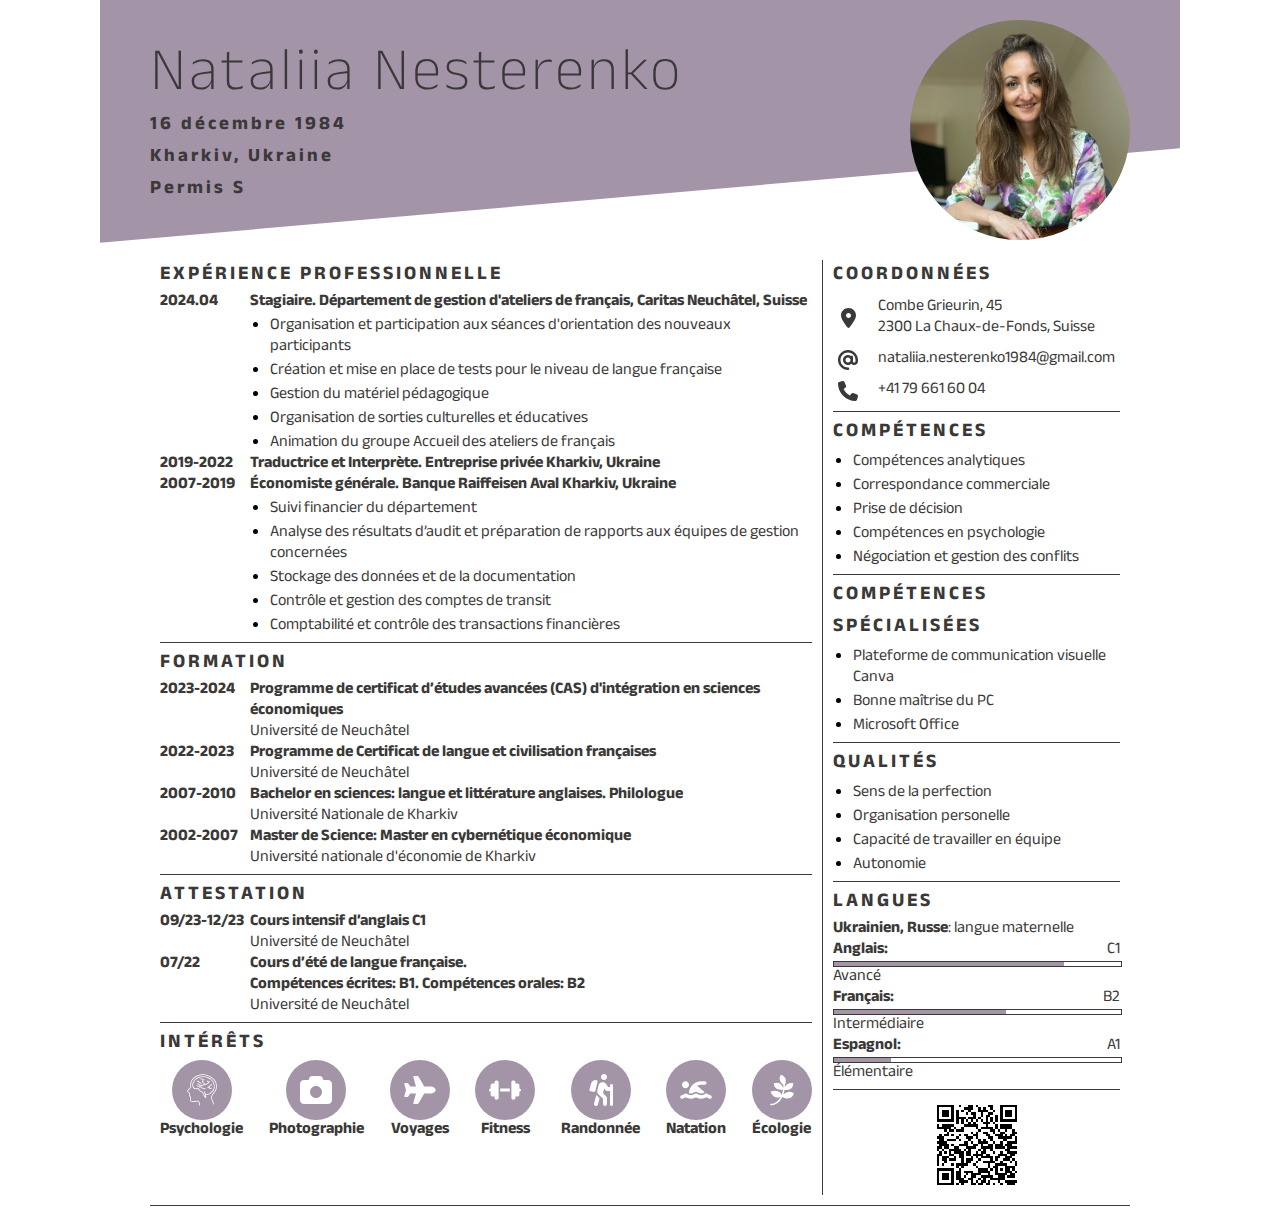
<file: fr/pdf.html>
<!DOCTYPE html>
<html lang="fr">
  <head>
    <meta charset="UTF-8" />
    <link rel="preconnect" href="https://fonts.googleapis.com" />
    <link rel="preconnect" href="https://fonts.gstatic.com" crossorigin />
    <link href="https://fonts.googleapis.com/css2?family=Anek+Devanagari:wght@200;700&display=swap" rel="stylesheet" />
    <link rel="icon" type="image/x-icon" href="../favicon.ico" />
    <style>
      :root {
        --color-background: #a394a8;
        --color-text: #3b3838;
      }
      body {
        margin: 0;
        font-family: "Anek Devanagari", sans-serif;
        display: flex;
        justify-content: center;
        background: #fff;
      }
      /*reset margin*/
      h1,
      h2,
      h3,
      h4,
      h5,
      h6,
      p,
      span {
        margin: 0;
        color: rgb(59, 56, 56);
      }
      h1,
      h2,
      h3,
      h4,
      h5,
      h6 {
        letter-spacing: 3px;
      }
      h2 {
        font-size: 1.2em;
      }
      p {
        font-size: 16px !important;
        line-height: 21px;
      }
      /*reset style for a*/
      a {
        text-decoration: none;
        color: var(--color-text);
      }
      /*reset style for ul*/
      ul {
        margin: 0;
        padding-inline-start: 20px;
      }
      .page {
        width: 1080px;
        background: #fff;
        overflow: hidden;
      }
      header {
        width: 100%;
        height: 230px;
        display: flex;
        justify-content: center;
        position: relative;
      }
      header .background {
        background-color: var(--color-background);
        width: calc(100% + 10%);
        height: 280px;
        transform: rotate(-5deg);
        position: absolute;
        top: -85px;
      }
      header .title {
        position: absolute;
        left: 50px;
        top: 50px;
      }
      header .title h1 {
        font-size: 60px;
        line-height: 100%;
        font-weight: 200;
      }
      header .avatar {
        position: absolute;
        right: 50px;
        bottom: -10px;
        width: 220px;
        height: 220px;
        border-radius: 50%;
        background: url(../avatar3.jpg) no-repeat top center;
        background-size: cover;
      }
      main {
        padding: 20px 50px 10px;
      }
      .row {
        padding: 10px 10px;
        border-bottom: 1px solid var(--color-text);
        display: flex;
      }
      .column1 {
        width: 70%;
        border-right: 1px solid var(--color-text);
        padding-right: 10px;
      }
      .column {
        width: 30%;
        padding-left: 10px;
      }
      .icon-group {
        display: flex;
        align-items: center;
        justify-content: space-between;
      }
      .icon {
        display: flex;
        justify-content: center;
        align-items: center;
        color: var(--color-text);
      }
      .item {
        display: flex;
        align-items: center;
        padding: 5px;
      }
      .mb10 {
        margin-bottom: 10px;
      }
      .mr20 {
        margin-right: 20px;
      }
      .w20 {
        width: 20px;
      }
      .horizontal-line {
        width: 100%;
        height: 1px;
        background-color: var(--color-text);
        margin: 5px 0;
      }
      .bold {
        font-weight: bold;
      }
      .flex {
        display: flex;
      }
      .mw80 {
        min-width: 90px;
      }
      .progress-bar-item {
        display: flex;
        flex-direction: column;
      }
      .progress-bar-item .title {
        display: flex;
        justify-content: space-between;
      }
      .progress {
        width: 100%;
        height: 4px;
        border: 1px solid var(--color-text);
      }
      .progress-bar {
        /*width: 0;*/
        height: 100%;
        background-color: var(--color-background);
      }
      .bg {
        background-color: var(--color-background);
      }
      .circle {
        width: 60px;
        height: 60px;
        border-radius: 50%;
      }
      .wrapper {
        /*min-width: 70px;*/
        display: flex;
        flex-direction: column;
        align-items: center;
      }
      .fs12 {
        font-size: 12px;
      }
      .qr {
        display: flex;
        justify-content: center;
      }
      @media screen and (max-width: 1000px) {
        header .title h1 {
          font-size: 50px;
        }
      }
      @media screen and (max-width: 900px) {
        header .title h1 {
          font-size: 40px;
        }
        .circle {
          width: 50px;
          height: 50px;
        }
        .fs12 {
          font-size: 10px;
        }
      }
      @media screen and (max-width: 740px) {
        header .title h1 {
          font-size: 35px;
        }
      }
    </style>
    <title>Nesterenko Nataliia</title>
  </head>
  <body>
    <div class="page">
      <header>
        <div class="background"></div>
        <div class="title">
          <h1>Nataliia Nesterenko</h1>
          <h3>16 décembre 1984</h3>
          <h3>Kharkiv, Ukraine</h3>
          <h3>Permis S</h3>
        </div>
        <div class="avatar"></div>
      </header>
      <main>
        <div class="row">
          <div class="column1">
            <h2>EXPÉRIENCE PROFESSIONNELLE</h2>
            <div class="flex">
              <div class="mw80">
                <p class="bold">2024.04</p>
              </div>
              <div>
                <p class="bold">Stagiaire. Département de gestion d'ateliers de français, Caritas Neuchâtel, Suisse</p>
                <ul>
                  <li>
                    <p>
                      Organisation et participation aux séances d'orientation des nouveaux participants
                    </p>
                  </li>
                  <li>
                    <p>
                      Création et mise en place de tests pour le niveau de langue française
                    </p>
                  </li>
                  <li>
                    <p>
                      Gestion du matériel pédagogique
                    </p>
                  </li>
                  <li>
                    <p>
                      Organisation de sorties culturelles et éducatives
                    </p>
                  </li>
                  <li>
                    <p>
                      Animation du groupe Accueil des ateliers de français
                    </p>
                  </li>
                </ul>
              </div>
            </div>
            <div class="flex">
              <div class="mw80">
                <p class="bold">2019-2022</p>
              </div>
              <div>
                <p class="bold">Traductrice et Interprète. Entreprise privée Kharkiv, Ukraine</p>
              </div>
            </div>
            <div class="flex">
              <div class="mw80">
                <p class="bold">2007-2019</p>
              </div>
              <div>
                <p class="bold">Économiste générale. Banque Raiffeisen Aval Kharkiv, Ukraine</p>
                <ul>
                  <li><p>Suivi financier du département</p></li>
                  <li>
                    <p>
                      Analyse des résultats d’audit et préparation de rapports
                      aux équipes de gestion concernées
                    </p>
                  </li>
                  <li><p>Stockage des données et de la documentation</p></li>
                  <li>
                    <p>
                      Contrôle et gestion  des comptes de transit
                    </p>
                  </li>
                  <li>
                    <p>
                      Comptabilité et contrôle des transactions financières
                    </p>
                  </li>
                </ul>
              </div>
            </div>
            <div class="horizontal-line"></div>
            <h2>FORMATION</h2>
            <div class="flex">
              <div class="mw80">
                <p class="bold">2023-2024</p>
              </div>
              <div>
                <a href="../Attestations.pdf">
                  <p class="bold">Programme de certificat d’études avancées (CAS) d'intégration en sciences économiques</p>
                </a>
                <p>Université de Neuchâtel</p>
              </div>
            </div>
            <div class="flex">
              <div class="mw80">
                <p class="bold">2022-2023</p>
              </div>
              <div>
                <a href="../Diplomas.pdf"><p class="bold">Programme de Certificat de langue et civilisation françaises</p></a>
                <p>Université de Neuchâtel</p>
              </div>
            </div>
            <div class="flex">
              <div class="mw80">
                <p class="bold">2007-2010</p>
              </div>
              <div>
                <a href="../Diplomas.pdf"><p class="bold">Bachelor en sciences: langue et littérature anglaises. Philologue</p></a>
                <p>Université Nationale de Kharkiv</p>
              </div>
            </div>
            <div class="flex">
              <div class="mw80">
                <p class="bold">2002-2007</p>
              </div>
              <div>
                <a href="../Diplomas.pdf"><p class="bold">Master de Science: Master en cybernétique économique</p></a>
                <p>Université nationale d'économie de Kharkiv</p>
              </div>
            </div>
            <div class="horizontal-line"></div>
            <h2>ATTESTATION</h2>
            <div class="flex">
              <div class="mw80">
                <p class="bold">09/23-12/23</p>
              </div>
              <div>
                <a href="../Attestations.pdf">
                  <p class="bold">Cours intensif d’anglais C1</p>
                </a>
                <p>Université de Neuchâtel</p>
              </div>
            </div>
            <div class="flex">
              <div class="mw80">
                <p class="bold">07/22</p>
              </div>
              <div>
                <a href="../Attestations.pdf"
                ><p class="bold">Cours d’été de langue française.</p>
                  <p class="bold">Compétences écrites: B1. Compétences orales: B2</p></a
                >
                <p>Université de Neuchâtel</p>
              </div>
            </div>
            <div class="horizontal-line"></div>
            <h2>INTÉRÊTS</h2>
            <div class="icon-group mb10">
              <!--psychology-->
              <div class="wrapper">
                <div class="icon bg circle">
                  <svg
                    xmlns="http://www.w3.org/2000/svg"
                    x="0px"
                    y="0px"
                    viewBox="0 0 1000 1000"
                    xml:space="preserve"
                    fill="#fff"
                    width="32"
                    height="32"
                  >
                    <g>
                      <g transform="translate(0.000000,511.000000) scale(0.100000,-0.100000)">
                        <path
                          d="M4985.5,4997c-610.5-63.7-1479.8-326.5-1989.8-602.7c-529.3-287.9-1004.5-734.1-1280.8-1205.5c-117.8-202.8-231.8-492.6-295.6-751.5c-56-224.1-65.7-444.3-46.4-994.9c7.7-253.1-1.9-291.7-150.7-542.9c-119.8-206.7-293.6-407.6-488.8-566C455.4,105.6,389.7-2.6,387.8-230.6c0-108.2,9.7-156.5,50.2-235.7C497.9-586,573.2-651.7,779.9-763.8c86.9-44.4,179.7-102.4,208.6-127.5l52.2-42.5l-36.7-75.3c-100.4-210.6-94.7-463.6,15.5-585.3c25.1-29,34.8-69.5,36.7-158.4c0-137.1,32.8-208.6,152.6-338.1c146.8-160.3,152.6-200.9,73.4-494.6c-34.8-131.3-52.1-243.4-52.1-347.7c0-137.1,7.7-168.1,63.7-276.2c156.5-305.2,440.5-448.2,880.9-448.2c206.7,1.9,316.8,15.5,888.6,123.6c282,54.1,660.7,85,751.5,61.8c79.2-19.3,133.3-160.3,214.4-552.5c123.6-610.4,148.8-697.4,204.8-738c61.8-46.3,119.8-32.8,164.2,32.8c29,44.4,27,65.7-29,293.6c-32.8,137.2-85,378.6-117.8,537.1c-40.6,199-79.2,332.3-125.6,425c-108.2,222.2-121.7,231.8-367,251.1c-226,17.4-519.7-13.5-971.7-100.5c-303.3-58-405.7-69.5-631.7-71.5c-243.4-1.9-280.1,1.9-365.1,42.5c-144.9,65.7-220.2,131.4-272.4,235.7c-61.8,119.8-59.9,170,3.9,411.5c61.8,233.7,69.5,465.6,19.3,579.5c-17.4,38.6-73.4,117.8-125.6,173.9c-141,148.8-148.8,173.9-100.5,260.8c57.9,102.4,46.4,179.6-32.9,218.3c-117.8,57.9-125.6,73.4-117.8,193.2c5.8,86.9,21.2,127.5,79.2,208.6c38.6,54.1,71.5,112.1,71.5,129.4c0,104.3-154.6,253.1-401.8,382.5c-98.5,52.2-200.9,119.8-226,150.7c-114,135.2-73.4,305.2,112,465.6c328.4,282,481,457.8,654.9,755.3c131.4,224.1,170,355.5,168.1,591.1c0,112-7.7,266.6-17.4,345.8c-13.5,94.7-11.6,204.8,1.9,328.4c119.8,1106.9,888.6,1947.3,2181,2387.7c960.1,326.5,1700,380.6,2507.5,183.5c1029.7-251.1,2001.4-844.2,2521-1537.7c229.9-307.2,427-745.7,504.2-1128.2c104.3-513.9,81.1-1163-57.9-1622.7c-104.3-340-231.8-554.4-624-1043.2c-413.4-511.9-658.8-915.7-757.3-1236.4c-57.9-191.3-57.9-428.9,0-656.8c48.3-181.6,285.9-826.8,417.3-1130.1c110.1-255,160.3-409.6,175.8-554.4c15.5-129.4,56-189.3,131.4-189.3c77.3,0,127.5,83.1,115.9,189.3c-21.3,175.8-83.1,384.4-181.6,612.4C8379.7-3277,8140.2-2618.3,8107.3-2456c-17.4,81.1-30.9,187.4-30.9,231.8c0,303.3,247.3,757.3,753.4,1389c471.4,587.3,622.1,875.1,736,1408.3c40.6,179.7,44.5,256.9,46.4,695.5c0,550.6-15.4,666.5-137.1,1062.5c-156.5,504.2-396,892.5-788.2,1286.6c-266.6,264.7-434.6,399.9-741.8,593.1C7442.8,4525.6,6787.9,4796,6241.2,4910C5835.5,4995,5317.8,5031.7,4985.5,4997z"
                        />
                        <path
                          d="M5246.3,4378.8c-30.9-7.7-162.3-15.4-289.8-17.4c-430.8-3.9-691.6-56-896.4-181.6c-71.5-44.4-143-69.6-212.5-77.3c-139.1-15.5-313-100.5-459.8-222.2c-108.2-90.8-129.4-100.5-216.4-100.5c-81.1,0-108.2-11.6-189.3-75.4c-226-179.7-405.7-411.5-517.7-670.3c-32.8-77.3-96.6-181.6-141-235.7c-98.5-115.9-150.7-229.9-168.1-361.2c-5.8-52.2-38.6-154.6-69.6-224.1c-98.5-220.2-139.1-421.1-129.4-643.3c7.7-222.2,38.6-305.2,216.4-589.2c58-92.7,110.1-195.1,117.8-231.8c17.4-77.3,144.9-224.1,241.5-272.4c129.4-65.7,224.1-79.2,637.5-94.7c380.6-15.5,419.2-13.5,463.6,17.4c115.9,81.1,183.5,69.5,202.8-34.8c29-154.6,121.7-270.5,284-353.5c58-29,85-61.8,121.7-143c25.1-57.9,69.5-135.2,96.6-171.9c98.5-129.4,301.4-235.7,515.8-270.4c59.9-11.6,77.3-25.1,114-104.3c25.1-50.2,115.9-164.2,202.8-255c181.6-189.3,200.9-226,326.5-579.5c129.5-367.1,210.6-527.4,343.9-670.3c110.1-117.8,303.3-237.6,384.5-237.6c63.7,0,117.8,73.4,106.2,146.8c-9.6,52.2-3.8,69.6,27.1,86.9c104.3,54.1,77.3,185.5-50.2,237.6c-108.2,46.4-131.3,117.9-141,425c-7.7,257-5.8,268.5,27,255c257-98.5,612.4-123.6,867.4-61.8c193.2,48.3,504.2,204.8,672.3,338.1c158.4,125.6,322.6,316.8,419.2,490.7c54.1,94.7,69.5,110.1,119.8,110.1c115.9,0,388.3,316.8,510,593.1c86.9,197,129.4,417.3,135.2,701.3c3.9,142.9,15.5,324.5,29,401.8c38.6,226-32.8,558.3-148.7,697.4c-29,34.8-46.4,81.1-46.4,119.8c-1.9,200.9-110.1,506.1-262.7,732.2c-98.5,146.8-608.5,693.5-797.9,855.8c-135.2,115.9-320.7,206.7-421.1,206.7c-61.8,0-110.1,21.2-231.8,104.3c-187.4,123.6-357.4,193.2-444.3,179.7c-34.8-5.8-67.6-1.9-73.4,7.7c-25.1,36.7-133.3,79.2-276.2,104.3c-81.2,13.5-187.4,40.6-233.8,56c-106.3,38.6-175.8,38.6-303.3-1.9c-94.7-29-106.3-29-168.1,0C5470.4,4400,5346.8,4403.9,5246.3,4378.8z M5520.6,4106.4c50.2-21.2,81.1-21.2,164.2-1.9c191.3,46.4,206.7,46.4,289.8,15.4c46.4-17.4,142.9-38.6,216.4-48.3c86.9-13.5,146.8-32.8,173.9-57.9c59.9-56,144.9-83.1,224.1-69.5c85,13.5,222.2-52.2,421.1-202.8c119.8-92.7,135.2-98.5,212.5-88.9c152.6,19.3,231.8-38.6,693.5-513.9c438.5-450.1,558.3-660.7,583.4-1023.9c11.6-166.1,13.5-170,90.8-243.4c131.4-127.5,177.7-369,110.1-585.4c-25.1-81.1-30.9-158.4-27-345.8c9.6-425-96.6-736-343.9-996.8c-75.3-77.3-88.8-83.1-154.6-73.4c-88.8,13.5-139.1-25.1-183.5-150.7c-71.5-197-268.5-446.2-463.6-585.3c-262.7-187.4-481-260.8-766.9-260.8c-210.6,1.9-301.4,19.3-490.7,98.5c-115.9,48.3-143,67.6-171.9,127.5c-17.4,38.6-69.5,117.8-115.9,177.7c-115.9,152.6-146.8,218.3-146.8,322.6c0,106.3-38.6,162.3-115.9,162.3c-86.9,0-125.6-63.7-123.7-200.9c2-135.2,38.7-222.2,181.6-417.3c50.2-69.6,98.5-139.1,108.2-154.6s23.2-206.7,29-425c7.7-218.3,19.3-417.3,25.1-444.3c30.9-115.9-117.9,206.7-200.9,434.7c-146.8,403.7-195.1,490.7-386.4,695.5c-129.4,141-173.9,202.8-191.3,268.5c-11.6,46.4-34.8,94.7-52.1,110.1c-17.4,15.4-102.4,32.9-193.2,38.6c-272.4,21.3-396,112-463.6,341.9c-27,92.7-40.6,108.2-173.9,197.1c-152.6,104.3-200.9,170-200.9,280.1c0,108.2-29,141-148.8,175.8c-121.7,34.8-276.2,29-365.1-17.4c-46.4-23.2-119.8-25.1-423.1-13.5c-471.4,17.4-568,52.2-625.9,233.7c-11.6,38.6-71.5,146.8-131.4,241.5c-139.1,220.2-175.8,305.2-191.2,436.6c-17.4,148.7,36.7,394.1,129.4,593.1c46.4,100.5,75.3,189.3,75.3,237.6c0,104.3,40.6,191.2,141,299.4c46.4,52.1,98.5,137.1,117.8,189.3c81.1,220.2,243.4,454,417.3,598.9c79.2,67.6,90.8,71.5,179.7,59.9l92.7-13.5l139.1,129.4c162.3,152.6,287.9,214.4,459.8,233.8c98.5,9.7,141,25.1,208.6,77.3c150.7,114,287.8,144.9,730.2,158.4c214.4,7.7,397.9,19.3,405.7,29C5310.1,4154.7,5445.3,4139.2,5520.6,4106.4z"
                        />
                        <path
                          d="M4454.3,3635c-59.9-58-59.9-85-7.7-152.6c40.6-52.2,44.4-52.2,208.6-40.6c266.6,21.2,554.4-46.4,589.2-135.2c7.7-21.3-13.5-61.8-54.1-114c-218.3-264.7-224.1-593.1-15.4-765c40.6-32.8,104.3-69.6,143-81.1c48.3-13.5,86.9-44.4,121.7-94.7c141-216.3,473.3-260.8,473.3-65.7c0,81.1-67.6,137.1-144.9,117.8c-61.8-15.4-141,56-156.5,143c-15.5,77.3-48.3,100.5-166.2,117.8c-199,30.9-241.5,158.4-129.5,382.5c67.6,135.2,158.4,208.7,280.1,228c144.9,21.2,206.7,135.2,119.8,218.3c-46.3,42.5-90.8,48.3-181.6,21.2c-54.1-15.4-63.8-9.7-110.1,46.4c-108.2,137.1-386.4,222.2-724.4,222.2C4514.1,3683.3,4496.8,3679.5,4454.3,3635z"
                        />
                        <path
                          d="M6523.2,3014.9c-110.1-108.2,83.1-367,328.4-438.5c88.9-25.1,94.7-30.9,100.4-96.6c9.6-102.4-59.9-168.1-175.8-168.1c-92.7,0-187.4-56-187.4-110.1c0-42.5-119.8-156.5-181.6-171.9c-30.9-7.7-87-1.9-131.4,13.5c-67.6,21.3-83.1,21.3-127.5-9.7c-29-17.4-81.1-46.4-117.9-61.8c-59.9-27-73.4-27-137.1,1.9c-83.1,36.7-135.2,21.2-199-61.8c-58-73.4-131.4-100.5-427-150.7c-285.9-50.2-411.5-85-486.8-135.2c-38.6-25.1-48.3-23.2-88.9,7.7c-85,65.7-210.6,119.8-311,131.4c-94.7,11.6-108.2,21.2-226,146.8c-187.4,200.9-345.8,260.8-544.8,206.7c-112-30.9-148.7-135.2-73.4-202.8c29-25.1,65.7-34.8,135.2-30.9c123.6,3.9,173.9-23.2,328.4-181.6c146.8-150.7,202.8-183.5,309.1-183.5c85,0,166.1-36.7,316.8-144.9c104.3-75.3,143-75.3,224.1,1.9c65.7,61.8,175.8,94.7,454,141c258.9,42.5,372.9,77.3,477.2,146.8c56,36.7,98.5,48.3,179.7,48.3c65.7,0,133.3,13.5,170,32.8c34.8,17.4,123.7,38.6,197.1,44.4c170,15.5,262.7,59.9,394.1,187.4c56,56,115.9,102.4,133.3,102.4c57.9,0,199,81.1,245.3,142.9c25.1,34.8,57.9,106.3,73.4,162.3c21.3,86.9,34.7,104.3,108.2,143c139.1,75.3,200.9,241.5,117.8,324.5c-52.2,52.2-98.5,48.3-206.7-19.3c-171.9-110.1-367.1-67.6-452.1,100.5c-23.2,46.3-52.2,88.9-63.8,96.6C6641.1,3055.5,6554.2,3047.7,6523.2,3014.9z"
                        />
                        <path
                          d="M3474.8,2935.7c-19.3-21.2-34.8-59.9-34.8-88.9c0-75.3,48.3-110.1,152.6-110.1c50.2,0,135.2-13.5,189.3-29c83.1-25.1,108.2-44.4,158.4-121.7c32.8-52.2,59.9-112.1,59.9-135.2c0-69.6,67.6-100.5,200.9-86.9c208.6,19.3,343.9-88.9,403.8-318.8c30.9-119.8,67.6-162.3,141-162.3c79.2,0,127.5,67.6,112,156.5c-46.4,274.3-299.4,533.2-554.4,571.8c-50.2,7.7-90.8,21.2-90.8,30.9s-30.9,59.9-69.5,112c-98.5,131.4-251.1,199-471.4,210.6C3527,2972.4,3503.8,2968.5,3474.8,2935.7z"
                        />
                        <path
                          d="M7925.8,1904.1c-59.9-114-129.5-171.9-204.8-171.9c-114,0-156.5-30.9-266.6-187.4c-150.7-214.4-347.7-357.4-614.3-442.4c-131.3-40.6-173.8-75.3-173.8-141c1.9-131.4,156.5-193.2,363.2-146.8c67.6,15.5,129.4,29,137.2,29c9.7,0,23.2-40.6,30.9-90.8c17.4-123.6,75.4-251.1,117.9-264.7c21.3-5.8,123.6-19.3,229.9-29c305.2-29,438.5,13.5,488.7,162.3c25.1,79.2,17.4,127.5-27,173.9c-63.8,63.7-200.9,11.6-200.9-73.4c0-36.7-67.6-42.5-245.4-21.3c-98.5,13.5-102.4,15.4-112,83.1c-17.4,100.5-65.7,228-96.6,253.1c-25.1,19.3-5.8,44.4,108.2,150.7c73.4,67.6,160.4,162.3,193.2,208.6c30.9,46.4,73.4,85,90.8,85c117.9,0,332.3,170,390.2,307.1c38.6,94.7-1.9,164.2-102.4,171.9C7968.3,1965.9,7956.7,1960.1,7925.8,1904.1z"
                        />
                        <path
                          d="M3355.1,1510c-90.8-90.8-38.6-189.3,135.2-256.9c61.8-23.2,137.2-56,166.1-71.5c58-32.8,143-38.6,160.3-9.7c5.8,11.6,42.5,19.3,79.2,19.3c58,0,85-17.4,162.3-96.6c52.2-52.2,108.2-96.6,123.6-96.6c27,0,29-7.7,11.6-38.6c-34.8-65.7,15.5-143,96.6-150.7c56-3.9,79.2,5.8,135.2,63.8c77.3,79.2,141,86.9,264.7,29c94.7-42.5,160.3-135.2,160.3-224.1c0-90.8,46.4-117.8,214.4-127.5c135.2-5.8,158.4-13.5,257-81.1c65.7-44.4,121.7-69.5,141-63.8s69.6,25.1,112.1,40.6c42.5,15.5,115.9,29,162.3,30.9c73.4,0,92.7-9.7,154.5-77.3c79.2-86.9,148.8-100.5,200.9-42.5c42.5,46.4,40.6,115.9-3.9,189.3c-67.6,112-295.6,177.7-504.2,144.9c-108.2-17.4-125.5-15.4-204.7,27.1c-48.3,25.1-139.1,56-200.9,69.5c-90.8,17.4-114,30.9-123.6,63.7c-19.3,75.3-170,228-272.4,274.3c-114,54.1-284,61.8-390.2,17.4c-36.7-15.5-71.5-29-73.4-29s-15.4,27-29,58c-54.1,129.4-262.7,251.1-432.7,251.1c-42.5,0-121.7,17.4-175.8,36.7C3449.7,1546.7,3399.5,1554.5,3355.1,1510z"
                        />
                      </g>
                    </g>
                  </svg>
                </div>
                <p class="bold fs12">Psychologie</p>
              </div>
              <!--photography-->
              <div class="wrapper">
                <div class="icon bg circle">
                  <svg xmlns="http://www.w3.org/2000/svg" viewBox="0 0 512 512" fill="#fff" width="32" height="32">
                    <path
                      d="M149.1 64.8L138.7 96H64C28.7 96 0 124.7 0 160V416c0 35.3 28.7 64 64 64H448c35.3 0 64-28.7 64-64V160c0-35.3-28.7-64-64-64H373.3L362.9 64.8C356.4 45.2 338.1 32 317.4 32H194.6c-20.7 0-39 13.2-45.5 32.8zM256 384c-53 0-96-43-96-96s43-96 96-96s96 43 96 96s-43 96-96 96z"
                    />
                  </svg>
                </div>
                <p class="bold fs12">Photographie</p>
              </div>
              <!--traveling-->
              <div class="wrapper">
                <div class="icon bg circle">
                  <svg xmlns="http://www.w3.org/2000/svg" viewBox="0 0 576 512" fill="#fff" width="32" height="28">
                    <path
                      d="M482.3 192c34.2 0 93.7 29 93.7 64c0 36-59.5 64-93.7 64l-116.6 0L265.2 495.9c-5.7 10-16.3 16.1-27.8 16.1l-56.2 0c-10.6 0-18.3-10.2-15.4-20.4l49-171.6L112 320 68.8 377.6c-3 4-7.8 6.4-12.8 6.4l-42 0c-7.8 0-14-6.3-14-14c0-1.3 .2-2.6 .5-3.9L32 256 .5 145.9c-.4-1.3-.5-2.6-.5-3.9c0-7.8 6.3-14 14-14l42 0c5 0 9.8 2.4 12.8 6.4L112 192l102.9 0-49-171.6C162.9 10.2 170.6 0 181.2 0l56.2 0c11.5 0 22.1 6.2 27.8 16.1L365.7 192l116.6 0z"
                    />
                  </svg>
                </div>
                <p class="bold fs12">Voyages</p>
              </div>
              <!--fitness-->
              <div class="wrapper">
                <div class="icon bg circle">
                  <svg xmlns="http://www.w3.org/2000/svg" viewBox="0 0 640 512" fill="#fff" width="32" height="26">
                    <!--! Font Awesome Pro 6.2.0 by @fontawesome - https://fontawesome.com License - https://fontawesome.com/license (Commercial License) Copyright 2022 Fonticons, Inc. -->
                    <path
                      d="M112 96c0-17.7 14.3-32 32-32h16c17.7 0 32 14.3 32 32V224v64V416c0 17.7-14.3 32-32 32H144c-17.7 0-32-14.3-32-32V384H64c-17.7 0-32-14.3-32-32V288c-17.7 0-32-14.3-32-32s14.3-32 32-32V160c0-17.7 14.3-32 32-32h48V96zm416 0v32h48c17.7 0 32 14.3 32 32v64c17.7 0 32 14.3 32 32s-14.3 32-32 32v64c0 17.7-14.3 32-32 32H528v32c0 17.7-14.3 32-32 32H480c-17.7 0-32-14.3-32-32V288 224 96c0-17.7 14.3-32 32-32h16c17.7 0 32 14.3 32 32zM416 224v64H224V224H416z"
                    />
                  </svg>
                </div>
                <p class="bold fs12">Fitness</p>
              </div>
              <!--hiking-->
              <div class="wrapper">
                <div class="icon bg circle">
                  <svg xmlns="http://www.w3.org/2000/svg" viewBox="0 0 384 512" fill="#fff" width="24" height="32">
                    <!--! Font Awesome Pro 6.2.0 by @fontawesome - https://fontawesome.com License - https://fontawesome.com/license (Commercial License) Copyright 2022 Fonticons, Inc. -->
                    <path
                      d="M288 48c0 26.5-21.5 48-48 48s-48-21.5-48-48s21.5-48 48-48s48 21.5 48 48zM243.3 230.7L224.2 307l49.7 49.7c9 9 14.1 21.2 14.1 33.9V480c0 17.7-14.3 32-32 32s-32-14.3-32-32V397.3l-73.9-73.9c-15.8-15.8-22.2-38.6-16.9-60.3l20.4-84c8.3-34.1 42.7-54.9 76.7-46.4c19 4.8 35.6 16.4 46.4 32.7L305.1 208H336V184c0-13.3 10.7-24 24-24s24 10.7 24 24v55.8c0 .1 0 .2 0 .2s0 .2 0 .2V488c0 13.3-10.7 24-24 24s-24-10.7-24-24V272H296.6c-16 0-31-8-39.9-21.4l-13.3-20zM81.1 471.9L117.3 334c3 4.2 6.4 8.2 10.1 11.9l41.9 41.9L142.9 488.1c-4.5 17.1-22 27.3-39.1 22.8s-27.3-22-22.8-39.1zm55.5-346L101.4 266.5c-3 12.1-14.9 19.9-27.2 17.9l-47.9-8c-14-2.3-22.9-16.3-19.2-30L31.9 155c9.5-34.8 41.1-59 77.2-59h4.2c15.6 0 27.1 14.7 23.3 29.8z"
                    />
                  </svg>
                </div>
                <p class="bold fs12">Randonnée</p>
              </div>
              <!--swimming-->
              <div class="wrapper">
                <div class="icon bg circle">
                  <svg xmlns="http://www.w3.org/2000/svg" viewBox="0 0 576 512" fill="#fff" width="32" height="28">
                    <!--! Font Awesome Pro 6.2.0 by @fontawesome - https://fontawesome.com License - https://fontawesome.com/license (Commercial License) Copyright 2022 Fonticons, Inc. -->
                    <path
                      d="M309.5 178.4L447.9 297.1c-1.6 .9-3.2 2-4.8 3c-18 12.4-40.1 20.3-59.2 20.3c-19.6 0-40.8-7.7-59.2-20.3c-22.1-15.5-51.6-15.5-73.7 0c-17.1 11.8-38 20.3-59.2 20.3c-10.1 0-21.1-2.2-31.9-6.2C163.1 193.2 262.2 96 384 96h64c17.7 0 32 14.3 32 32s-14.3 32-32 32H384c-26.9 0-52.3 6.6-74.5 18.4zM32 160c0-35.3 28.7-64 64-64s64 28.7 64 64s-28.7 64-64 64s-64-28.7-64-64zM306.5 325.9C329 341.4 356.5 352 384 352c26.9 0 55.4-10.8 77.4-26.1l0 0c11.9-8.5 28.1-7.8 39.2 1.7c14.4 11.9 32.5 21 50.6 25.2c17.2 4 27.9 21.2 23.9 38.4s-21.2 27.9-38.4 23.9c-24.5-5.7-44.9-16.5-58.2-25C449.5 405.7 417 416 384 416c-31.9 0-60.6-9.9-80.4-18.9c-5.8-2.7-11.1-5.3-15.6-7.7c-4.5 2.4-9.7 5.1-15.6 7.7c-19.8 9-48.5 18.9-80.4 18.9c-33 0-65.5-10.3-94.5-25.8c-13.4 8.4-33.7 19.3-58.2 25c-17.2 4-34.4-6.7-38.4-23.9s6.7-34.4 23.9-38.4c18.1-4.2 36.2-13.3 50.6-25.2c11.1-9.4 27.3-10.1 39.2-1.7l0 0C136.7 341.2 165.1 352 192 352c27.5 0 55-10.6 77.5-26.1c11.1-7.9 25.9-7.9 37 0z"
                    />
                  </svg>
                </div>
                <p class="bold fs12">Natation</p>
              </div>
              <!--ecology-->
              <div class="wrapper">
                <div class="icon bg circle">
                  <svg xmlns="http://www.w3.org/2000/svg" viewBox="0 0 384 512" fill="#fff" width="24" height="32">
                    <!--! Font Awesome Pro 6.2.0 by @fontawesome - https://fontawesome.com License - https://fontawesome.com/license (Commercial License) Copyright 2022 Fonticons, Inc. -->
                    <path
                      d="M384 312.7c-55.1 136.7-187.1 54-187.1 54-40.5 81.8-107.4 134.4-184.6 134.7-16.1 0-16.6-24.4 0-24.4 64.4-.3 120.5-42.7 157.2-110.1-41.1 15.9-118.6 27.9-161.6-82.2 109-44.9 159.1 11.2 178.3 45.5 9.9-24.4 17-50.9 21.6-79.7 0 0-139.7 21.9-149.5-98.1 119.1-47.9 152.6 76.7 152.6 76.7 1.6-16.7 3.3-52.6 3.3-53.4 0 0-106.3-73.7-38.1-165.2 124.6 43 61.4 162.4 61.4 162.4.5 1.6.5 23.8 0 33.4 0 0 45.2-89 136.4-57.5-4.2 134-141.9 106.4-141.9 106.4-4.4 27.4-11.2 53.4-20 77.5 0 0 83-91.8 172-20z"
                    />
                  </svg>
                </div>
                <p class="bold fs12">Écologie</p>
              </div>
            </div>
          </div>
          <div class="column">
            <h2>COORDONNÉES</h2>
            <div class="item">
              <div class="icon mr20 w20">
                <svg xmlns="http://www.w3.org/2000/svg" viewBox="0 0 384 512" fill="#3b3838" width="15" height="20">
                  <path
                          d="M215.7 499.2C267 435 384 279.4 384 192C384 86 298 0 192 0S0 86 0 192c0 87.4 117 243 168.3 307.2c12.3 15.3 35.1 15.3 47.4 0zM192 256c-35.3 0-64-28.7-64-64s28.7-64 64-64s64 28.7 64 64s-28.7 64-64 64z"
                  />
                </svg>
              </div>
              <div>
                <p>Combe Grieurin, 45</p>
                <p>2300 La Chaux-de-Fonds, Suisse</p>
              </div>
            </div>
            <div class="item">
              <div class="icon mr20 w20">
                <svg xmlns="http://www.w3.org/2000/svg" viewBox="0 0 512 512" fill="#3b3838" width="20" height="20">
                  <path
                          d="M256 64C150 64 64 150 64 256s86 192 192 192c17.7 0 32 14.3 32 32s-14.3 32-32 32C114.6 512 0 397.4 0 256S114.6 0 256 0S512 114.6 512 256v32c0 53-43 96-96 96c-29.3 0-55.6-13.2-73.2-33.9C320 371.1 289.5 384 256 384c-70.7 0-128-57.3-128-128s57.3-128 128-128c27.9 0 53.7 8.9 74.7 24.1c5.7-5 13.1-8.1 21.3-8.1c17.7 0 32 14.3 32 32v80 32c0 17.7 14.3 32 32 32s32-14.3 32-32V256c0-106-86-192-192-192zm64 192c0-35.3-28.7-64-64-64s-64 28.7-64 64s28.7 64 64 64s64-28.7 64-64z"
                  />
                </svg>
              </div>
              <p><a href="mailto:nataliia.nesterenko1984@gmail.com">nataliia.nesterenko1984@gmail.com</a></p>
            </div>
            <div class="item">
              <div class="icon mr20 w20">
                <svg xmlns="http://www.w3.org/2000/svg" viewBox="0 0 512 512" fill="#3b3838" width="20" height="20">
                  <path
                          d="M164.9 24.6c-7.7-18.6-28-28.5-47.4-23.2l-88 24C12.1 30.2 0 46 0 64C0 311.4 200.6 512 448 512c18 0 33.8-12.1 38.6-29.5l24-88c5.3-19.4-4.6-39.7-23.2-47.4l-96-40c-16.3-6.8-35.2-2.1-46.3 11.6L304.7 368C234.3 334.7 177.3 277.7 144 207.3L193.3 167c13.7-11.2 18.4-30 11.6-46.3l-40-96z"
                  />
                </svg>
              </div>
              <p><a href="tel:+41796616004">+41 79 661 60 04</a></p>
            </div>
            <div class="horizontal-line"></div>
            <h2>COMPÉTENCES</h2>
            <ul>
              <li><p>Compétences analytiques</p></li>
              <li><p>Correspondance commerciale</p></li>
              <li><p>Prise de décision</p></li>
              <li><p>Compétences en psychologie</p></li>
              <li><p>Négociation et gestion des conflits</p></li>
            </ul>
            <div class="horizontal-line"></div>
            <h2>COMPÉTENCES SPÉCIALISÉES</h2>
            <ul>
              <li><p>Plateforme de communication visuelle Canva</p></li>
              <li><p>Bonne maîtrise du PC</p></li>
              <li><p>Microsoft Office</p></li>
            </ul>
            <div class="horizontal-line"></div>
            <h2>QUALITÉS</h2>
            <ul>
              <li><p>Sens de la perfection</p></li>
              <li><p>Organisation personelle</p></li>
              <li><p>Capacité de travailler en équipe</p></li>
              <li><p>Autonomie</p></li>
            </ul>
            <div class="horizontal-line"></div>
            <h2>LANGUES</h2>
            <p><span class="bold">Ukrainien, Russe</span>: langue maternelle</p>
            <div class="progress-bar-item">
              <div class="title">
                <p class="bold">Anglais:</p>
                <p>C1</p>
              </div>
              <div class="progress">
                <div class="progress-bar animation-bar80" style="width: 80%"></div>
              </div>
              <p>Avancé</p>
            </div>
            <div class="progress-bar-item">
              <div class="title">
                <p class="bold">Français:</p>
                <p>B2</p>
              </div>
              <div class="progress">
                <div class="progress-bar animation-bar60" style="width: 60%"></div>
              </div>
              <p>Intermédiaire</p>
            </div>
            <div class="progress-bar-item">
              <div class="title">
                <p class="bold">Espagnol:</p>
                <p>A1</p>
              </div>
              <div class="progress">
                <div class="progress-bar animation-bar20" style="width: 20%"></div>
              </div>
              <p>Élémentaire</p>
            </div>
            <div class="horizontal-line"></div>
            <div class="qr">
              <svg version="1.1" xmlns="http://www.w3.org/2000/svg" xmlns:xlink="http://www.w3.org/1999/xlink" width="100" height="100" viewBox="0 0 1000 1000" enable-background="new 0 0 1000 1000" xml:space="preserve"><g transform="translate(0,0) scale(1.0,1.0)" width="1000" height="1000"><svg width="1000" height="1000" viewBox="0 0 820 820" enable-background="new 0 0 1000 1000" xml:space="preserve"><rect x="0" y="0" width="820" height="820" fill="rgb(255,255,255)" opacity="1.0" /><rect x="260" y="80" width="20" height="20" fill="rgb(0,0,0)" opacity="1.0" shape-rendering="crispEdges" /><rect x="340" y="80" width="20" height="20" fill="rgb(0,0,0)" opacity="1.0" shape-rendering="crispEdges" /><rect x="360" y="80" width="20" height="20" fill="rgb(0,0,0)" opacity="1.0" shape-rendering="crispEdges" /><rect x="400" y="80" width="20" height="20" fill="rgb(0,0,0)" opacity="1.0" shape-rendering="crispEdges" /><rect x="500" y="80" width="20" height="20" fill="rgb(0,0,0)" opacity="1.0" shape-rendering="crispEdges" /><rect x="520" y="80" width="20" height="20" fill="rgb(0,0,0)" opacity="1.0" shape-rendering="crispEdges" /><rect x="300" y="100" width="20" height="20" fill="rgb(0,0,0)" opacity="1.0" shape-rendering="crispEdges" /><rect x="320" y="100" width="20" height="20" fill="rgb(0,0,0)" opacity="1.0" shape-rendering="crispEdges" /><rect x="340" y="100" width="20" height="20" fill="rgb(0,0,0)" opacity="1.0" shape-rendering="crispEdges" /><rect x="360" y="100" width="20" height="20" fill="rgb(0,0,0)" opacity="1.0" shape-rendering="crispEdges" /><rect x="420" y="100" width="20" height="20" fill="rgb(0,0,0)" opacity="1.0" shape-rendering="crispEdges" /><rect x="460" y="100" width="20" height="20" fill="rgb(0,0,0)" opacity="1.0" shape-rendering="crispEdges" /><rect x="520" y="100" width="20" height="20" fill="rgb(0,0,0)" opacity="1.0" shape-rendering="crispEdges" /><rect x="240" y="120" width="20" height="20" fill="rgb(0,0,0)" opacity="1.0" shape-rendering="crispEdges" /><rect x="280" y="120" width="20" height="20" fill="rgb(0,0,0)" opacity="1.0" shape-rendering="crispEdges" /><rect x="340" y="120" width="20" height="20" fill="rgb(0,0,0)" opacity="1.0" shape-rendering="crispEdges" /><rect x="420" y="120" width="20" height="20" fill="rgb(0,0,0)" opacity="1.0" shape-rendering="crispEdges" /><rect x="440" y="120" width="20" height="20" fill="rgb(0,0,0)" opacity="1.0" shape-rendering="crispEdges" /><rect x="460" y="120" width="20" height="20" fill="rgb(0,0,0)" opacity="1.0" shape-rendering="crispEdges" /><rect x="480" y="120" width="20" height="20" fill="rgb(0,0,0)" opacity="1.0" shape-rendering="crispEdges" /><rect x="540" y="120" width="20" height="20" fill="rgb(0,0,0)" opacity="1.0" shape-rendering="crispEdges" /><rect x="240" y="140" width="20" height="20" fill="rgb(0,0,0)" opacity="1.0" shape-rendering="crispEdges" /><rect x="320" y="140" width="20" height="20" fill="rgb(0,0,0)" opacity="1.0" shape-rendering="crispEdges" /><rect x="360" y="140" width="20" height="20" fill="rgb(0,0,0)" opacity="1.0" shape-rendering="crispEdges" /><rect x="380" y="140" width="20" height="20" fill="rgb(0,0,0)" opacity="1.0" shape-rendering="crispEdges" /><rect x="440" y="140" width="20" height="20" fill="rgb(0,0,0)" opacity="1.0" shape-rendering="crispEdges" /><rect x="500" y="140" width="20" height="20" fill="rgb(0,0,0)" opacity="1.0" shape-rendering="crispEdges" /><rect x="520" y="140" width="20" height="20" fill="rgb(0,0,0)" opacity="1.0" shape-rendering="crispEdges" /><rect x="240" y="160" width="20" height="20" fill="rgb(0,0,0)" opacity="1.0" shape-rendering="crispEdges" /><rect x="380" y="160" width="20" height="20" fill="rgb(0,0,0)" opacity="1.0" shape-rendering="crispEdges" /><rect x="440" y="160" width="20" height="20" fill="rgb(0,0,0)" opacity="1.0" shape-rendering="crispEdges" /><rect x="480" y="160" width="20" height="20" fill="rgb(0,0,0)" opacity="1.0" shape-rendering="crispEdges" /><rect x="500" y="160" width="20" height="20" fill="rgb(0,0,0)" opacity="1.0" shape-rendering="crispEdges" /><rect x="560" y="160" width="20" height="20" fill="rgb(0,0,0)" opacity="1.0" shape-rendering="crispEdges" /><rect x="240" y="180" width="20" height="20" fill="rgb(0,0,0)" opacity="1.0" shape-rendering="crispEdges" /><rect x="260" y="180" width="20" height="20" fill="rgb(0,0,0)" opacity="1.0" shape-rendering="crispEdges" /><rect x="280" y="180" width="20" height="20" fill="rgb(0,0,0)" opacity="1.0" shape-rendering="crispEdges" /><rect x="300" y="180" width="20" height="20" fill="rgb(0,0,0)" opacity="1.0" shape-rendering="crispEdges" /><rect x="340" y="180" width="20" height="20" fill="rgb(0,0,0)" opacity="1.0" shape-rendering="crispEdges" /><rect x="360" y="180" width="20" height="20" fill="rgb(0,0,0)" opacity="1.0" shape-rendering="crispEdges" /><rect x="380" y="180" width="20" height="20" fill="rgb(0,0,0)" opacity="1.0" shape-rendering="crispEdges" /><rect x="420" y="180" width="20" height="20" fill="rgb(0,0,0)" opacity="1.0" shape-rendering="crispEdges" /><rect x="480" y="180" width="20" height="20" fill="rgb(0,0,0)" opacity="1.0" shape-rendering="crispEdges" /><rect x="520" y="180" width="20" height="20" fill="rgb(0,0,0)" opacity="1.0" shape-rendering="crispEdges" /><rect x="560" y="180" width="20" height="20" fill="rgb(0,0,0)" opacity="1.0" shape-rendering="crispEdges" /><rect x="240" y="200" width="20" height="20" fill="rgb(0,0,0)" opacity="1.0" shape-rendering="crispEdges" /><rect x="280" y="200" width="20" height="20" fill="rgb(0,0,0)" opacity="1.0" shape-rendering="crispEdges" /><rect x="320" y="200" width="20" height="20" fill="rgb(0,0,0)" opacity="1.0" shape-rendering="crispEdges" /><rect x="360" y="200" width="20" height="20" fill="rgb(0,0,0)" opacity="1.0" shape-rendering="crispEdges" /><rect x="400" y="200" width="20" height="20" fill="rgb(0,0,0)" opacity="1.0" shape-rendering="crispEdges" /><rect x="440" y="200" width="20" height="20" fill="rgb(0,0,0)" opacity="1.0" shape-rendering="crispEdges" /><rect x="480" y="200" width="20" height="20" fill="rgb(0,0,0)" opacity="1.0" shape-rendering="crispEdges" /><rect x="520" y="200" width="20" height="20" fill="rgb(0,0,0)" opacity="1.0" shape-rendering="crispEdges" /><rect x="560" y="200" width="20" height="20" fill="rgb(0,0,0)" opacity="1.0" shape-rendering="crispEdges" /><rect x="240" y="220" width="20" height="20" fill="rgb(0,0,0)" opacity="1.0" shape-rendering="crispEdges" /><rect x="280" y="220" width="20" height="20" fill="rgb(0,0,0)" opacity="1.0" shape-rendering="crispEdges" /><rect x="340" y="220" width="20" height="20" fill="rgb(0,0,0)" opacity="1.0" shape-rendering="crispEdges" /><rect x="380" y="220" width="20" height="20" fill="rgb(0,0,0)" opacity="1.0" shape-rendering="crispEdges" /><rect x="460" y="220" width="20" height="20" fill="rgb(0,0,0)" opacity="1.0" shape-rendering="crispEdges" /><rect x="480" y="220" width="20" height="20" fill="rgb(0,0,0)" opacity="1.0" shape-rendering="crispEdges" /><rect x="500" y="220" width="20" height="20" fill="rgb(0,0,0)" opacity="1.0" shape-rendering="crispEdges" /><rect x="540" y="220" width="20" height="20" fill="rgb(0,0,0)" opacity="1.0" shape-rendering="crispEdges" /><rect x="80" y="240" width="20" height="20" fill="rgb(0,0,0)" opacity="1.0" shape-rendering="crispEdges" /><rect x="120" y="240" width="20" height="20" fill="rgb(0,0,0)" opacity="1.0" shape-rendering="crispEdges" /><rect x="140" y="240" width="20" height="20" fill="rgb(0,0,0)" opacity="1.0" shape-rendering="crispEdges" /><rect x="160" y="240" width="20" height="20" fill="rgb(0,0,0)" opacity="1.0" shape-rendering="crispEdges" /><rect x="180" y="240" width="20" height="20" fill="rgb(0,0,0)" opacity="1.0" shape-rendering="crispEdges" /><rect x="200" y="240" width="20" height="20" fill="rgb(0,0,0)" opacity="1.0" shape-rendering="crispEdges" /><rect x="300" y="240" width="20" height="20" fill="rgb(0,0,0)" opacity="1.0" shape-rendering="crispEdges" /><rect x="320" y="240" width="20" height="20" fill="rgb(0,0,0)" opacity="1.0" shape-rendering="crispEdges" /><rect x="340" y="240" width="20" height="20" fill="rgb(0,0,0)" opacity="1.0" shape-rendering="crispEdges" /><rect x="360" y="240" width="20" height="20" fill="rgb(0,0,0)" opacity="1.0" shape-rendering="crispEdges" /><rect x="380" y="240" width="20" height="20" fill="rgb(0,0,0)" opacity="1.0" shape-rendering="crispEdges" /><rect x="400" y="240" width="20" height="20" fill="rgb(0,0,0)" opacity="1.0" shape-rendering="crispEdges" /><rect x="480" y="240" width="20" height="20" fill="rgb(0,0,0)" opacity="1.0" shape-rendering="crispEdges" /><rect x="560" y="240" width="20" height="20" fill="rgb(0,0,0)" opacity="1.0" shape-rendering="crispEdges" /><rect x="600" y="240" width="20" height="20" fill="rgb(0,0,0)" opacity="1.0" shape-rendering="crispEdges" /><rect x="620" y="240" width="20" height="20" fill="rgb(0,0,0)" opacity="1.0" shape-rendering="crispEdges" /><rect x="640" y="240" width="20" height="20" fill="rgb(0,0,0)" opacity="1.0" shape-rendering="crispEdges" /><rect x="660" y="240" width="20" height="20" fill="rgb(0,0,0)" opacity="1.0" shape-rendering="crispEdges" /><rect x="680" y="240" width="20" height="20" fill="rgb(0,0,0)" opacity="1.0" shape-rendering="crispEdges" /><rect x="80" y="260" width="20" height="20" fill="rgb(0,0,0)" opacity="1.0" shape-rendering="crispEdges" /><rect x="100" y="260" width="20" height="20" fill="rgb(0,0,0)" opacity="1.0" shape-rendering="crispEdges" /><rect x="120" y="260" width="20" height="20" fill="rgb(0,0,0)" opacity="1.0" shape-rendering="crispEdges" /><rect x="140" y="260" width="20" height="20" fill="rgb(0,0,0)" opacity="1.0" shape-rendering="crispEdges" /><rect x="160" y="260" width="20" height="20" fill="rgb(0,0,0)" opacity="1.0" shape-rendering="crispEdges" /><rect x="180" y="260" width="20" height="20" fill="rgb(0,0,0)" opacity="1.0" shape-rendering="crispEdges" /><rect x="220" y="260" width="20" height="20" fill="rgb(0,0,0)" opacity="1.0" shape-rendering="crispEdges" /><rect x="280" y="260" width="20" height="20" fill="rgb(0,0,0)" opacity="1.0" shape-rendering="crispEdges" /><rect x="400" y="260" width="20" height="20" fill="rgb(0,0,0)" opacity="1.0" shape-rendering="crispEdges" /><rect x="440" y="260" width="20" height="20" fill="rgb(0,0,0)" opacity="1.0" shape-rendering="crispEdges" /><rect x="460" y="260" width="20" height="20" fill="rgb(0,0,0)" opacity="1.0" shape-rendering="crispEdges" /><rect x="480" y="260" width="20" height="20" fill="rgb(0,0,0)" opacity="1.0" shape-rendering="crispEdges" /><rect x="500" y="260" width="20" height="20" fill="rgb(0,0,0)" opacity="1.0" shape-rendering="crispEdges" /><rect x="520" y="260" width="20" height="20" fill="rgb(0,0,0)" opacity="1.0" shape-rendering="crispEdges" /><rect x="560" y="260" width="20" height="20" fill="rgb(0,0,0)" opacity="1.0" shape-rendering="crispEdges" /><rect x="600" y="260" width="20" height="20" fill="rgb(0,0,0)" opacity="1.0" shape-rendering="crispEdges" /><rect x="620" y="260" width="20" height="20" fill="rgb(0,0,0)" opacity="1.0" shape-rendering="crispEdges" /><rect x="640" y="260" width="20" height="20" fill="rgb(0,0,0)" opacity="1.0" shape-rendering="crispEdges" /><rect x="660" y="260" width="20" height="20" fill="rgb(0,0,0)" opacity="1.0" shape-rendering="crispEdges" /><rect x="680" y="260" width="20" height="20" fill="rgb(0,0,0)" opacity="1.0" shape-rendering="crispEdges" /><rect x="140" y="280" width="20" height="20" fill="rgb(0,0,0)" opacity="1.0" shape-rendering="crispEdges" /><rect x="180" y="280" width="20" height="20" fill="rgb(0,0,0)" opacity="1.0" shape-rendering="crispEdges" /><rect x="200" y="280" width="20" height="20" fill="rgb(0,0,0)" opacity="1.0" shape-rendering="crispEdges" /><rect x="240" y="280" width="20" height="20" fill="rgb(0,0,0)" opacity="1.0" shape-rendering="crispEdges" /><rect x="260" y="280" width="20" height="20" fill="rgb(0,0,0)" opacity="1.0" shape-rendering="crispEdges" /><rect x="280" y="280" width="20" height="20" fill="rgb(0,0,0)" opacity="1.0" shape-rendering="crispEdges" /><rect x="420" y="280" width="20" height="20" fill="rgb(0,0,0)" opacity="1.0" shape-rendering="crispEdges" /><rect x="520" y="280" width="20" height="20" fill="rgb(0,0,0)" opacity="1.0" shape-rendering="crispEdges" /><rect x="540" y="280" width="20" height="20" fill="rgb(0,0,0)" opacity="1.0" shape-rendering="crispEdges" /><rect x="580" y="280" width="20" height="20" fill="rgb(0,0,0)" opacity="1.0" shape-rendering="crispEdges" /><rect x="640" y="280" width="20" height="20" fill="rgb(0,0,0)" opacity="1.0" shape-rendering="crispEdges" /><rect x="700" y="280" width="20" height="20" fill="rgb(0,0,0)" opacity="1.0" shape-rendering="crispEdges" /><rect x="160" y="300" width="20" height="20" fill="rgb(0,0,0)" opacity="1.0" shape-rendering="crispEdges" /><rect x="360" y="300" width="20" height="20" fill="rgb(0,0,0)" opacity="1.0" shape-rendering="crispEdges" /><rect x="400" y="300" width="20" height="20" fill="rgb(0,0,0)" opacity="1.0" shape-rendering="crispEdges" /><rect x="460" y="300" width="20" height="20" fill="rgb(0,0,0)" opacity="1.0" shape-rendering="crispEdges" /><rect x="480" y="300" width="20" height="20" fill="rgb(0,0,0)" opacity="1.0" shape-rendering="crispEdges" /><rect x="540" y="300" width="20" height="20" fill="rgb(0,0,0)" opacity="1.0" shape-rendering="crispEdges" /><rect x="600" y="300" width="20" height="20" fill="rgb(0,0,0)" opacity="1.0" shape-rendering="crispEdges" /><rect x="620" y="300" width="20" height="20" fill="rgb(0,0,0)" opacity="1.0" shape-rendering="crispEdges" /><rect x="700" y="300" width="20" height="20" fill="rgb(0,0,0)" opacity="1.0" shape-rendering="crispEdges" /><rect x="720" y="300" width="20" height="20" fill="rgb(0,0,0)" opacity="1.0" shape-rendering="crispEdges" /><rect x="100" y="320" width="20" height="20" fill="rgb(0,0,0)" opacity="1.0" shape-rendering="crispEdges" /><rect x="140" y="320" width="20" height="20" fill="rgb(0,0,0)" opacity="1.0" shape-rendering="crispEdges" /><rect x="160" y="320" width="20" height="20" fill="rgb(0,0,0)" opacity="1.0" shape-rendering="crispEdges" /><rect x="200" y="320" width="20" height="20" fill="rgb(0,0,0)" opacity="1.0" shape-rendering="crispEdges" /><rect x="260" y="320" width="20" height="20" fill="rgb(0,0,0)" opacity="1.0" shape-rendering="crispEdges" /><rect x="300" y="320" width="20" height="20" fill="rgb(0,0,0)" opacity="1.0" shape-rendering="crispEdges" /><rect x="320" y="320" width="20" height="20" fill="rgb(0,0,0)" opacity="1.0" shape-rendering="crispEdges" /><rect x="380" y="320" width="20" height="20" fill="rgb(0,0,0)" opacity="1.0" shape-rendering="crispEdges" /><rect x="400" y="320" width="20" height="20" fill="rgb(0,0,0)" opacity="1.0" shape-rendering="crispEdges" /><rect x="480" y="320" width="20" height="20" fill="rgb(0,0,0)" opacity="1.0" shape-rendering="crispEdges" /><rect x="500" y="320" width="20" height="20" fill="rgb(0,0,0)" opacity="1.0" shape-rendering="crispEdges" /><rect x="560" y="320" width="20" height="20" fill="rgb(0,0,0)" opacity="1.0" shape-rendering="crispEdges" /><rect x="580" y="320" width="20" height="20" fill="rgb(0,0,0)" opacity="1.0" shape-rendering="crispEdges" /><rect x="600" y="320" width="20" height="20" fill="rgb(0,0,0)" opacity="1.0" shape-rendering="crispEdges" /><rect x="640" y="320" width="20" height="20" fill="rgb(0,0,0)" opacity="1.0" shape-rendering="crispEdges" /><rect x="680" y="320" width="20" height="20" fill="rgb(0,0,0)" opacity="1.0" shape-rendering="crispEdges" /><rect x="700" y="320" width="20" height="20" fill="rgb(0,0,0)" opacity="1.0" shape-rendering="crispEdges" /><rect x="80" y="340" width="20" height="20" fill="rgb(0,0,0)" opacity="1.0" shape-rendering="crispEdges" /><rect x="100" y="340" width="20" height="20" fill="rgb(0,0,0)" opacity="1.0" shape-rendering="crispEdges" /><rect x="120" y="340" width="20" height="20" fill="rgb(0,0,0)" opacity="1.0" shape-rendering="crispEdges" /><rect x="240" y="340" width="20" height="20" fill="rgb(0,0,0)" opacity="1.0" shape-rendering="crispEdges" /><rect x="320" y="340" width="20" height="20" fill="rgb(0,0,0)" opacity="1.0" shape-rendering="crispEdges" /><rect x="340" y="340" width="20" height="20" fill="rgb(0,0,0)" opacity="1.0" shape-rendering="crispEdges" /><rect x="360" y="340" width="20" height="20" fill="rgb(0,0,0)" opacity="1.0" shape-rendering="crispEdges" /><rect x="400" y="340" width="20" height="20" fill="rgb(0,0,0)" opacity="1.0" shape-rendering="crispEdges" /><rect x="500" y="340" width="20" height="20" fill="rgb(0,0,0)" opacity="1.0" shape-rendering="crispEdges" /><rect x="520" y="340" width="20" height="20" fill="rgb(0,0,0)" opacity="1.0" shape-rendering="crispEdges" /><rect x="580" y="340" width="20" height="20" fill="rgb(0,0,0)" opacity="1.0" shape-rendering="crispEdges" /><rect x="600" y="340" width="20" height="20" fill="rgb(0,0,0)" opacity="1.0" shape-rendering="crispEdges" /><rect x="620" y="340" width="20" height="20" fill="rgb(0,0,0)" opacity="1.0" shape-rendering="crispEdges" /><rect x="640" y="340" width="20" height="20" fill="rgb(0,0,0)" opacity="1.0" shape-rendering="crispEdges" /><rect x="660" y="340" width="20" height="20" fill="rgb(0,0,0)" opacity="1.0" shape-rendering="crispEdges" /><rect x="680" y="340" width="20" height="20" fill="rgb(0,0,0)" opacity="1.0" shape-rendering="crispEdges" /><rect x="720" y="340" width="20" height="20" fill="rgb(0,0,0)" opacity="1.0" shape-rendering="crispEdges" /><rect x="100" y="360" width="20" height="20" fill="rgb(0,0,0)" opacity="1.0" shape-rendering="crispEdges" /><rect x="120" y="360" width="20" height="20" fill="rgb(0,0,0)" opacity="1.0" shape-rendering="crispEdges" /><rect x="160" y="360" width="20" height="20" fill="rgb(0,0,0)" opacity="1.0" shape-rendering="crispEdges" /><rect x="180" y="360" width="20" height="20" fill="rgb(0,0,0)" opacity="1.0" shape-rendering="crispEdges" /><rect x="200" y="360" width="20" height="20" fill="rgb(0,0,0)" opacity="1.0" shape-rendering="crispEdges" /><rect x="220" y="360" width="20" height="20" fill="rgb(0,0,0)" opacity="1.0" shape-rendering="crispEdges" /><rect x="260" y="360" width="20" height="20" fill="rgb(0,0,0)" opacity="1.0" shape-rendering="crispEdges" /><rect x="340" y="360" width="20" height="20" fill="rgb(0,0,0)" opacity="1.0" shape-rendering="crispEdges" /><rect x="420" y="360" width="20" height="20" fill="rgb(0,0,0)" opacity="1.0" shape-rendering="crispEdges" /><rect x="460" y="360" width="20" height="20" fill="rgb(0,0,0)" opacity="1.0" shape-rendering="crispEdges" /><rect x="520" y="360" width="20" height="20" fill="rgb(0,0,0)" opacity="1.0" shape-rendering="crispEdges" /><rect x="620" y="360" width="20" height="20" fill="rgb(0,0,0)" opacity="1.0" shape-rendering="crispEdges" /><rect x="640" y="360" width="20" height="20" fill="rgb(0,0,0)" opacity="1.0" shape-rendering="crispEdges" /><rect x="720" y="360" width="20" height="20" fill="rgb(0,0,0)" opacity="1.0" shape-rendering="crispEdges" /><rect x="80" y="380" width="20" height="20" fill="rgb(0,0,0)" opacity="1.0" shape-rendering="crispEdges" /><rect x="100" y="380" width="20" height="20" fill="rgb(0,0,0)" opacity="1.0" shape-rendering="crispEdges" /><rect x="120" y="380" width="20" height="20" fill="rgb(0,0,0)" opacity="1.0" shape-rendering="crispEdges" /><rect x="140" y="380" width="20" height="20" fill="rgb(0,0,0)" opacity="1.0" shape-rendering="crispEdges" /><rect x="300" y="380" width="20" height="20" fill="rgb(0,0,0)" opacity="1.0" shape-rendering="crispEdges" /><rect x="320" y="380" width="20" height="20" fill="rgb(0,0,0)" opacity="1.0" shape-rendering="crispEdges" /><rect x="360" y="380" width="20" height="20" fill="rgb(0,0,0)" opacity="1.0" shape-rendering="crispEdges" /><rect x="420" y="380" width="20" height="20" fill="rgb(0,0,0)" opacity="1.0" shape-rendering="crispEdges" /><rect x="440" y="380" width="20" height="20" fill="rgb(0,0,0)" opacity="1.0" shape-rendering="crispEdges" /><rect x="460" y="380" width="20" height="20" fill="rgb(0,0,0)" opacity="1.0" shape-rendering="crispEdges" /><rect x="480" y="380" width="20" height="20" fill="rgb(0,0,0)" opacity="1.0" shape-rendering="crispEdges" /><rect x="540" y="380" width="20" height="20" fill="rgb(0,0,0)" opacity="1.0" shape-rendering="crispEdges" /><rect x="600" y="380" width="20" height="20" fill="rgb(0,0,0)" opacity="1.0" shape-rendering="crispEdges" /><rect x="660" y="380" width="20" height="20" fill="rgb(0,0,0)" opacity="1.0" shape-rendering="crispEdges" /><rect x="680" y="380" width="20" height="20" fill="rgb(0,0,0)" opacity="1.0" shape-rendering="crispEdges" /><rect x="700" y="380" width="20" height="20" fill="rgb(0,0,0)" opacity="1.0" shape-rendering="crispEdges" /><rect x="720" y="380" width="20" height="20" fill="rgb(0,0,0)" opacity="1.0" shape-rendering="crispEdges" /><rect x="100" y="400" width="20" height="20" fill="rgb(0,0,0)" opacity="1.0" shape-rendering="crispEdges" /><rect x="120" y="400" width="20" height="20" fill="rgb(0,0,0)" opacity="1.0" shape-rendering="crispEdges" /><rect x="140" y="400" width="20" height="20" fill="rgb(0,0,0)" opacity="1.0" shape-rendering="crispEdges" /><rect x="160" y="400" width="20" height="20" fill="rgb(0,0,0)" opacity="1.0" shape-rendering="crispEdges" /><rect x="200" y="400" width="20" height="20" fill="rgb(0,0,0)" opacity="1.0" shape-rendering="crispEdges" /><rect x="260" y="400" width="20" height="20" fill="rgb(0,0,0)" opacity="1.0" shape-rendering="crispEdges" /><rect x="280" y="400" width="20" height="20" fill="rgb(0,0,0)" opacity="1.0" shape-rendering="crispEdges" /><rect x="300" y="400" width="20" height="20" fill="rgb(0,0,0)" opacity="1.0" shape-rendering="crispEdges" /><rect x="320" y="400" width="20" height="20" fill="rgb(0,0,0)" opacity="1.0" shape-rendering="crispEdges" /><rect x="380" y="400" width="20" height="20" fill="rgb(0,0,0)" opacity="1.0" shape-rendering="crispEdges" /><rect x="400" y="400" width="20" height="20" fill="rgb(0,0,0)" opacity="1.0" shape-rendering="crispEdges" /><rect x="440" y="400" width="20" height="20" fill="rgb(0,0,0)" opacity="1.0" shape-rendering="crispEdges" /><rect x="500" y="400" width="20" height="20" fill="rgb(0,0,0)" opacity="1.0" shape-rendering="crispEdges" /><rect x="520" y="400" width="20" height="20" fill="rgb(0,0,0)" opacity="1.0" shape-rendering="crispEdges" /><rect x="560" y="400" width="20" height="20" fill="rgb(0,0,0)" opacity="1.0" shape-rendering="crispEdges" /><rect x="580" y="400" width="20" height="20" fill="rgb(0,0,0)" opacity="1.0" shape-rendering="crispEdges" /><rect x="600" y="400" width="20" height="20" fill="rgb(0,0,0)" opacity="1.0" shape-rendering="crispEdges" /><rect x="640" y="400" width="20" height="20" fill="rgb(0,0,0)" opacity="1.0" shape-rendering="crispEdges" /><rect x="660" y="400" width="20" height="20" fill="rgb(0,0,0)" opacity="1.0" shape-rendering="crispEdges" /><rect x="680" y="400" width="20" height="20" fill="rgb(0,0,0)" opacity="1.0" shape-rendering="crispEdges" /><rect x="80" y="420" width="20" height="20" fill="rgb(0,0,0)" opacity="1.0" shape-rendering="crispEdges" /><rect x="100" y="420" width="20" height="20" fill="rgb(0,0,0)" opacity="1.0" shape-rendering="crispEdges" /><rect x="140" y="420" width="20" height="20" fill="rgb(0,0,0)" opacity="1.0" shape-rendering="crispEdges" /><rect x="160" y="420" width="20" height="20" fill="rgb(0,0,0)" opacity="1.0" shape-rendering="crispEdges" /><rect x="220" y="420" width="20" height="20" fill="rgb(0,0,0)" opacity="1.0" shape-rendering="crispEdges" /><rect x="240" y="420" width="20" height="20" fill="rgb(0,0,0)" opacity="1.0" shape-rendering="crispEdges" /><rect x="320" y="420" width="20" height="20" fill="rgb(0,0,0)" opacity="1.0" shape-rendering="crispEdges" /><rect x="340" y="420" width="20" height="20" fill="rgb(0,0,0)" opacity="1.0" shape-rendering="crispEdges" /><rect x="360" y="420" width="20" height="20" fill="rgb(0,0,0)" opacity="1.0" shape-rendering="crispEdges" /><rect x="380" y="420" width="20" height="20" fill="rgb(0,0,0)" opacity="1.0" shape-rendering="crispEdges" /><rect x="440" y="420" width="20" height="20" fill="rgb(0,0,0)" opacity="1.0" shape-rendering="crispEdges" /><rect x="460" y="420" width="20" height="20" fill="rgb(0,0,0)" opacity="1.0" shape-rendering="crispEdges" /><rect x="480" y="420" width="20" height="20" fill="rgb(0,0,0)" opacity="1.0" shape-rendering="crispEdges" /><rect x="500" y="420" width="20" height="20" fill="rgb(0,0,0)" opacity="1.0" shape-rendering="crispEdges" /><rect x="520" y="420" width="20" height="20" fill="rgb(0,0,0)" opacity="1.0" shape-rendering="crispEdges" /><rect x="560" y="420" width="20" height="20" fill="rgb(0,0,0)" opacity="1.0" shape-rendering="crispEdges" /><rect x="580" y="420" width="20" height="20" fill="rgb(0,0,0)" opacity="1.0" shape-rendering="crispEdges" /><rect x="600" y="420" width="20" height="20" fill="rgb(0,0,0)" opacity="1.0" shape-rendering="crispEdges" /><rect x="620" y="420" width="20" height="20" fill="rgb(0,0,0)" opacity="1.0" shape-rendering="crispEdges" /><rect x="660" y="420" width="20" height="20" fill="rgb(0,0,0)" opacity="1.0" shape-rendering="crispEdges" /><rect x="680" y="420" width="20" height="20" fill="rgb(0,0,0)" opacity="1.0" shape-rendering="crispEdges" /><rect x="700" y="420" width="20" height="20" fill="rgb(0,0,0)" opacity="1.0" shape-rendering="crispEdges" /><rect x="720" y="420" width="20" height="20" fill="rgb(0,0,0)" opacity="1.0" shape-rendering="crispEdges" /><rect x="80" y="440" width="20" height="20" fill="rgb(0,0,0)" opacity="1.0" shape-rendering="crispEdges" /><rect x="120" y="440" width="20" height="20" fill="rgb(0,0,0)" opacity="1.0" shape-rendering="crispEdges" /><rect x="180" y="440" width="20" height="20" fill="rgb(0,0,0)" opacity="1.0" shape-rendering="crispEdges" /><rect x="200" y="440" width="20" height="20" fill="rgb(0,0,0)" opacity="1.0" shape-rendering="crispEdges" /><rect x="220" y="440" width="20" height="20" fill="rgb(0,0,0)" opacity="1.0" shape-rendering="crispEdges" /><rect x="240" y="440" width="20" height="20" fill="rgb(0,0,0)" opacity="1.0" shape-rendering="crispEdges" /><rect x="260" y="440" width="20" height="20" fill="rgb(0,0,0)" opacity="1.0" shape-rendering="crispEdges" /><rect x="300" y="440" width="20" height="20" fill="rgb(0,0,0)" opacity="1.0" shape-rendering="crispEdges" /><rect x="340" y="440" width="20" height="20" fill="rgb(0,0,0)" opacity="1.0" shape-rendering="crispEdges" /><rect x="420" y="440" width="20" height="20" fill="rgb(0,0,0)" opacity="1.0" shape-rendering="crispEdges" /><rect x="460" y="440" width="20" height="20" fill="rgb(0,0,0)" opacity="1.0" shape-rendering="crispEdges" /><rect x="520" y="440" width="20" height="20" fill="rgb(0,0,0)" opacity="1.0" shape-rendering="crispEdges" /><rect x="640" y="440" width="20" height="20" fill="rgb(0,0,0)" opacity="1.0" shape-rendering="crispEdges" /><rect x="660" y="440" width="20" height="20" fill="rgb(0,0,0)" opacity="1.0" shape-rendering="crispEdges" /><rect x="100" y="460" width="20" height="20" fill="rgb(0,0,0)" opacity="1.0" shape-rendering="crispEdges" /><rect x="140" y="460" width="20" height="20" fill="rgb(0,0,0)" opacity="1.0" shape-rendering="crispEdges" /><rect x="180" y="460" width="20" height="20" fill="rgb(0,0,0)" opacity="1.0" shape-rendering="crispEdges" /><rect x="220" y="460" width="20" height="20" fill="rgb(0,0,0)" opacity="1.0" shape-rendering="crispEdges" /><rect x="240" y="460" width="20" height="20" fill="rgb(0,0,0)" opacity="1.0" shape-rendering="crispEdges" /><rect x="260" y="460" width="20" height="20" fill="rgb(0,0,0)" opacity="1.0" shape-rendering="crispEdges" /><rect x="280" y="460" width="20" height="20" fill="rgb(0,0,0)" opacity="1.0" shape-rendering="crispEdges" /><rect x="320" y="460" width="20" height="20" fill="rgb(0,0,0)" opacity="1.0" shape-rendering="crispEdges" /><rect x="340" y="460" width="20" height="20" fill="rgb(0,0,0)" opacity="1.0" shape-rendering="crispEdges" /><rect x="400" y="460" width="20" height="20" fill="rgb(0,0,0)" opacity="1.0" shape-rendering="crispEdges" /><rect x="440" y="460" width="20" height="20" fill="rgb(0,0,0)" opacity="1.0" shape-rendering="crispEdges" /><rect x="460" y="460" width="20" height="20" fill="rgb(0,0,0)" opacity="1.0" shape-rendering="crispEdges" /><rect x="540" y="460" width="20" height="20" fill="rgb(0,0,0)" opacity="1.0" shape-rendering="crispEdges" /><rect x="600" y="460" width="20" height="20" fill="rgb(0,0,0)" opacity="1.0" shape-rendering="crispEdges" /><rect x="660" y="460" width="20" height="20" fill="rgb(0,0,0)" opacity="1.0" shape-rendering="crispEdges" /><rect x="680" y="460" width="20" height="20" fill="rgb(0,0,0)" opacity="1.0" shape-rendering="crispEdges" /><rect x="700" y="460" width="20" height="20" fill="rgb(0,0,0)" opacity="1.0" shape-rendering="crispEdges" /><rect x="720" y="460" width="20" height="20" fill="rgb(0,0,0)" opacity="1.0" shape-rendering="crispEdges" /><rect x="80" y="480" width="20" height="20" fill="rgb(0,0,0)" opacity="1.0" shape-rendering="crispEdges" /><rect x="100" y="480" width="20" height="20" fill="rgb(0,0,0)" opacity="1.0" shape-rendering="crispEdges" /><rect x="180" y="480" width="20" height="20" fill="rgb(0,0,0)" opacity="1.0" shape-rendering="crispEdges" /><rect x="200" y="480" width="20" height="20" fill="rgb(0,0,0)" opacity="1.0" shape-rendering="crispEdges" /><rect x="260" y="480" width="20" height="20" fill="rgb(0,0,0)" opacity="1.0" shape-rendering="crispEdges" /><rect x="280" y="480" width="20" height="20" fill="rgb(0,0,0)" opacity="1.0" shape-rendering="crispEdges" /><rect x="320" y="480" width="20" height="20" fill="rgb(0,0,0)" opacity="1.0" shape-rendering="crispEdges" /><rect x="340" y="480" width="20" height="20" fill="rgb(0,0,0)" opacity="1.0" shape-rendering="crispEdges" /><rect x="380" y="480" width="20" height="20" fill="rgb(0,0,0)" opacity="1.0" shape-rendering="crispEdges" /><rect x="400" y="480" width="20" height="20" fill="rgb(0,0,0)" opacity="1.0" shape-rendering="crispEdges" /><rect x="420" y="480" width="20" height="20" fill="rgb(0,0,0)" opacity="1.0" shape-rendering="crispEdges" /><rect x="440" y="480" width="20" height="20" fill="rgb(0,0,0)" opacity="1.0" shape-rendering="crispEdges" /><rect x="480" y="480" width="20" height="20" fill="rgb(0,0,0)" opacity="1.0" shape-rendering="crispEdges" /><rect x="500" y="480" width="20" height="20" fill="rgb(0,0,0)" opacity="1.0" shape-rendering="crispEdges" /><rect x="580" y="480" width="20" height="20" fill="rgb(0,0,0)" opacity="1.0" shape-rendering="crispEdges" /><rect x="600" y="480" width="20" height="20" fill="rgb(0,0,0)" opacity="1.0" shape-rendering="crispEdges" /><rect x="620" y="480" width="20" height="20" fill="rgb(0,0,0)" opacity="1.0" shape-rendering="crispEdges" /><rect x="640" y="480" width="20" height="20" fill="rgb(0,0,0)" opacity="1.0" shape-rendering="crispEdges" /><rect x="680" y="480" width="20" height="20" fill="rgb(0,0,0)" opacity="1.0" shape-rendering="crispEdges" /><rect x="700" y="480" width="20" height="20" fill="rgb(0,0,0)" opacity="1.0" shape-rendering="crispEdges" /><rect x="80" y="500" width="20" height="20" fill="rgb(0,0,0)" opacity="1.0" shape-rendering="crispEdges" /><rect x="120" y="500" width="20" height="20" fill="rgb(0,0,0)" opacity="1.0" shape-rendering="crispEdges" /><rect x="140" y="500" width="20" height="20" fill="rgb(0,0,0)" opacity="1.0" shape-rendering="crispEdges" /><rect x="160" y="500" width="20" height="20" fill="rgb(0,0,0)" opacity="1.0" shape-rendering="crispEdges" /><rect x="220" y="500" width="20" height="20" fill="rgb(0,0,0)" opacity="1.0" shape-rendering="crispEdges" /><rect x="260" y="500" width="20" height="20" fill="rgb(0,0,0)" opacity="1.0" shape-rendering="crispEdges" /><rect x="280" y="500" width="20" height="20" fill="rgb(0,0,0)" opacity="1.0" shape-rendering="crispEdges" /><rect x="360" y="500" width="20" height="20" fill="rgb(0,0,0)" opacity="1.0" shape-rendering="crispEdges" /><rect x="400" y="500" width="20" height="20" fill="rgb(0,0,0)" opacity="1.0" shape-rendering="crispEdges" /><rect x="440" y="500" width="20" height="20" fill="rgb(0,0,0)" opacity="1.0" shape-rendering="crispEdges" /><rect x="460" y="500" width="20" height="20" fill="rgb(0,0,0)" opacity="1.0" shape-rendering="crispEdges" /><rect x="480" y="500" width="20" height="20" fill="rgb(0,0,0)" opacity="1.0" shape-rendering="crispEdges" /><rect x="500" y="500" width="20" height="20" fill="rgb(0,0,0)" opacity="1.0" shape-rendering="crispEdges" /><rect x="520" y="500" width="20" height="20" fill="rgb(0,0,0)" opacity="1.0" shape-rendering="crispEdges" /><rect x="560" y="500" width="20" height="20" fill="rgb(0,0,0)" opacity="1.0" shape-rendering="crispEdges" /><rect x="580" y="500" width="20" height="20" fill="rgb(0,0,0)" opacity="1.0" shape-rendering="crispEdges" /><rect x="640" y="500" width="20" height="20" fill="rgb(0,0,0)" opacity="1.0" shape-rendering="crispEdges" /><rect x="660" y="500" width="20" height="20" fill="rgb(0,0,0)" opacity="1.0" shape-rendering="crispEdges" /><rect x="680" y="500" width="20" height="20" fill="rgb(0,0,0)" opacity="1.0" shape-rendering="crispEdges" /><rect x="80" y="520" width="20" height="20" fill="rgb(0,0,0)" opacity="1.0" shape-rendering="crispEdges" /><rect x="120" y="520" width="20" height="20" fill="rgb(0,0,0)" opacity="1.0" shape-rendering="crispEdges" /><rect x="140" y="520" width="20" height="20" fill="rgb(0,0,0)" opacity="1.0" shape-rendering="crispEdges" /><rect x="180" y="520" width="20" height="20" fill="rgb(0,0,0)" opacity="1.0" shape-rendering="crispEdges" /><rect x="200" y="520" width="20" height="20" fill="rgb(0,0,0)" opacity="1.0" shape-rendering="crispEdges" /><rect x="220" y="520" width="20" height="20" fill="rgb(0,0,0)" opacity="1.0" shape-rendering="crispEdges" /><rect x="280" y="520" width="20" height="20" fill="rgb(0,0,0)" opacity="1.0" shape-rendering="crispEdges" /><rect x="320" y="520" width="20" height="20" fill="rgb(0,0,0)" opacity="1.0" shape-rendering="crispEdges" /><rect x="340" y="520" width="20" height="20" fill="rgb(0,0,0)" opacity="1.0" shape-rendering="crispEdges" /><rect x="360" y="520" width="20" height="20" fill="rgb(0,0,0)" opacity="1.0" shape-rendering="crispEdges" /><rect x="420" y="520" width="20" height="20" fill="rgb(0,0,0)" opacity="1.0" shape-rendering="crispEdges" /><rect x="520" y="520" width="20" height="20" fill="rgb(0,0,0)" opacity="1.0" shape-rendering="crispEdges" /><rect x="560" y="520" width="20" height="20" fill="rgb(0,0,0)" opacity="1.0" shape-rendering="crispEdges" /><rect x="620" y="520" width="20" height="20" fill="rgb(0,0,0)" opacity="1.0" shape-rendering="crispEdges" /><rect x="640" y="520" width="20" height="20" fill="rgb(0,0,0)" opacity="1.0" shape-rendering="crispEdges" /><rect x="660" y="520" width="20" height="20" fill="rgb(0,0,0)" opacity="1.0" shape-rendering="crispEdges" /><rect x="700" y="520" width="20" height="20" fill="rgb(0,0,0)" opacity="1.0" shape-rendering="crispEdges" /><rect x="80" y="540" width="20" height="20" fill="rgb(0,0,0)" opacity="1.0" shape-rendering="crispEdges" /><rect x="140" y="540" width="20" height="20" fill="rgb(0,0,0)" opacity="1.0" shape-rendering="crispEdges" /><rect x="280" y="540" width="20" height="20" fill="rgb(0,0,0)" opacity="1.0" shape-rendering="crispEdges" /><rect x="320" y="540" width="20" height="20" fill="rgb(0,0,0)" opacity="1.0" shape-rendering="crispEdges" /><rect x="340" y="540" width="20" height="20" fill="rgb(0,0,0)" opacity="1.0" shape-rendering="crispEdges" /><rect x="400" y="540" width="20" height="20" fill="rgb(0,0,0)" opacity="1.0" shape-rendering="crispEdges" /><rect x="460" y="540" width="20" height="20" fill="rgb(0,0,0)" opacity="1.0" shape-rendering="crispEdges" /><rect x="480" y="540" width="20" height="20" fill="rgb(0,0,0)" opacity="1.0" shape-rendering="crispEdges" /><rect x="500" y="540" width="20" height="20" fill="rgb(0,0,0)" opacity="1.0" shape-rendering="crispEdges" /><rect x="520" y="540" width="20" height="20" fill="rgb(0,0,0)" opacity="1.0" shape-rendering="crispEdges" /><rect x="540" y="540" width="20" height="20" fill="rgb(0,0,0)" opacity="1.0" shape-rendering="crispEdges" /><rect x="600" y="540" width="20" height="20" fill="rgb(0,0,0)" opacity="1.0" shape-rendering="crispEdges" /><rect x="680" y="540" width="20" height="20" fill="rgb(0,0,0)" opacity="1.0" shape-rendering="crispEdges" /><rect x="720" y="540" width="20" height="20" fill="rgb(0,0,0)" opacity="1.0" shape-rendering="crispEdges" /><rect x="80" y="560" width="20" height="20" fill="rgb(0,0,0)" opacity="1.0" shape-rendering="crispEdges" /><rect x="120" y="560" width="20" height="20" fill="rgb(0,0,0)" opacity="1.0" shape-rendering="crispEdges" /><rect x="200" y="560" width="20" height="20" fill="rgb(0,0,0)" opacity="1.0" shape-rendering="crispEdges" /><rect x="240" y="560" width="20" height="20" fill="rgb(0,0,0)" opacity="1.0" shape-rendering="crispEdges" /><rect x="260" y="560" width="20" height="20" fill="rgb(0,0,0)" opacity="1.0" shape-rendering="crispEdges" /><rect x="280" y="560" width="20" height="20" fill="rgb(0,0,0)" opacity="1.0" shape-rendering="crispEdges" /><rect x="300" y="560" width="20" height="20" fill="rgb(0,0,0)" opacity="1.0" shape-rendering="crispEdges" /><rect x="320" y="560" width="20" height="20" fill="rgb(0,0,0)" opacity="1.0" shape-rendering="crispEdges" /><rect x="380" y="560" width="20" height="20" fill="rgb(0,0,0)" opacity="1.0" shape-rendering="crispEdges" /><rect x="500" y="560" width="20" height="20" fill="rgb(0,0,0)" opacity="1.0" shape-rendering="crispEdges" /><rect x="560" y="560" width="20" height="20" fill="rgb(0,0,0)" opacity="1.0" shape-rendering="crispEdges" /><rect x="580" y="560" width="20" height="20" fill="rgb(0,0,0)" opacity="1.0" shape-rendering="crispEdges" /><rect x="600" y="560" width="20" height="20" fill="rgb(0,0,0)" opacity="1.0" shape-rendering="crispEdges" /><rect x="620" y="560" width="20" height="20" fill="rgb(0,0,0)" opacity="1.0" shape-rendering="crispEdges" /><rect x="640" y="560" width="20" height="20" fill="rgb(0,0,0)" opacity="1.0" shape-rendering="crispEdges" /><rect x="720" y="560" width="20" height="20" fill="rgb(0,0,0)" opacity="1.0" shape-rendering="crispEdges" /><rect x="240" y="580" width="20" height="20" fill="rgb(0,0,0)" opacity="1.0" shape-rendering="crispEdges" /><rect x="280" y="580" width="20" height="20" fill="rgb(0,0,0)" opacity="1.0" shape-rendering="crispEdges" /><rect x="400" y="580" width="20" height="20" fill="rgb(0,0,0)" opacity="1.0" shape-rendering="crispEdges" /><rect x="500" y="580" width="20" height="20" fill="rgb(0,0,0)" opacity="1.0" shape-rendering="crispEdges" /><rect x="540" y="580" width="20" height="20" fill="rgb(0,0,0)" opacity="1.0" shape-rendering="crispEdges" /><rect x="560" y="580" width="20" height="20" fill="rgb(0,0,0)" opacity="1.0" shape-rendering="crispEdges" /><rect x="640" y="580" width="20" height="20" fill="rgb(0,0,0)" opacity="1.0" shape-rendering="crispEdges" /><rect x="660" y="580" width="20" height="20" fill="rgb(0,0,0)" opacity="1.0" shape-rendering="crispEdges" /><rect x="680" y="580" width="20" height="20" fill="rgb(0,0,0)" opacity="1.0" shape-rendering="crispEdges" /><rect x="700" y="580" width="20" height="20" fill="rgb(0,0,0)" opacity="1.0" shape-rendering="crispEdges" /><rect x="260" y="600" width="20" height="20" fill="rgb(0,0,0)" opacity="1.0" shape-rendering="crispEdges" /><rect x="420" y="600" width="20" height="20" fill="rgb(0,0,0)" opacity="1.0" shape-rendering="crispEdges" /><rect x="440" y="600" width="20" height="20" fill="rgb(0,0,0)" opacity="1.0" shape-rendering="crispEdges" /><rect x="460" y="600" width="20" height="20" fill="rgb(0,0,0)" opacity="1.0" shape-rendering="crispEdges" /><rect x="480" y="600" width="20" height="20" fill="rgb(0,0,0)" opacity="1.0" shape-rendering="crispEdges" /><rect x="520" y="600" width="20" height="20" fill="rgb(0,0,0)" opacity="1.0" shape-rendering="crispEdges" /><rect x="560" y="600" width="20" height="20" fill="rgb(0,0,0)" opacity="1.0" shape-rendering="crispEdges" /><rect x="600" y="600" width="20" height="20" fill="rgb(0,0,0)" opacity="1.0" shape-rendering="crispEdges" /><rect x="640" y="600" width="20" height="20" fill="rgb(0,0,0)" opacity="1.0" shape-rendering="crispEdges" /><rect x="660" y="600" width="20" height="20" fill="rgb(0,0,0)" opacity="1.0" shape-rendering="crispEdges" /><rect x="700" y="600" width="20" height="20" fill="rgb(0,0,0)" opacity="1.0" shape-rendering="crispEdges" /><rect x="240" y="620" width="20" height="20" fill="rgb(0,0,0)" opacity="1.0" shape-rendering="crispEdges" /><rect x="260" y="620" width="20" height="20" fill="rgb(0,0,0)" opacity="1.0" shape-rendering="crispEdges" /><rect x="300" y="620" width="20" height="20" fill="rgb(0,0,0)" opacity="1.0" shape-rendering="crispEdges" /><rect x="320" y="620" width="20" height="20" fill="rgb(0,0,0)" opacity="1.0" shape-rendering="crispEdges" /><rect x="340" y="620" width="20" height="20" fill="rgb(0,0,0)" opacity="1.0" shape-rendering="crispEdges" /><rect x="360" y="620" width="20" height="20" fill="rgb(0,0,0)" opacity="1.0" shape-rendering="crispEdges" /><rect x="420" y="620" width="20" height="20" fill="rgb(0,0,0)" opacity="1.0" shape-rendering="crispEdges" /><rect x="440" y="620" width="20" height="20" fill="rgb(0,0,0)" opacity="1.0" shape-rendering="crispEdges" /><rect x="460" y="620" width="20" height="20" fill="rgb(0,0,0)" opacity="1.0" shape-rendering="crispEdges" /><rect x="480" y="620" width="20" height="20" fill="rgb(0,0,0)" opacity="1.0" shape-rendering="crispEdges" /><rect x="500" y="620" width="20" height="20" fill="rgb(0,0,0)" opacity="1.0" shape-rendering="crispEdges" /><rect x="560" y="620" width="20" height="20" fill="rgb(0,0,0)" opacity="1.0" shape-rendering="crispEdges" /><rect x="640" y="620" width="20" height="20" fill="rgb(0,0,0)" opacity="1.0" shape-rendering="crispEdges" /><rect x="660" y="620" width="20" height="20" fill="rgb(0,0,0)" opacity="1.0" shape-rendering="crispEdges" /><rect x="680" y="620" width="20" height="20" fill="rgb(0,0,0)" opacity="1.0" shape-rendering="crispEdges" /><rect x="720" y="620" width="20" height="20" fill="rgb(0,0,0)" opacity="1.0" shape-rendering="crispEdges" /><rect x="240" y="640" width="20" height="20" fill="rgb(0,0,0)" opacity="1.0" shape-rendering="crispEdges" /><rect x="260" y="640" width="20" height="20" fill="rgb(0,0,0)" opacity="1.0" shape-rendering="crispEdges" /><rect x="320" y="640" width="20" height="20" fill="rgb(0,0,0)" opacity="1.0" shape-rendering="crispEdges" /><rect x="360" y="640" width="20" height="20" fill="rgb(0,0,0)" opacity="1.0" shape-rendering="crispEdges" /><rect x="380" y="640" width="20" height="20" fill="rgb(0,0,0)" opacity="1.0" shape-rendering="crispEdges" /><rect x="400" y="640" width="20" height="20" fill="rgb(0,0,0)" opacity="1.0" shape-rendering="crispEdges" /><rect x="420" y="640" width="20" height="20" fill="rgb(0,0,0)" opacity="1.0" shape-rendering="crispEdges" /><rect x="500" y="640" width="20" height="20" fill="rgb(0,0,0)" opacity="1.0" shape-rendering="crispEdges" /><rect x="560" y="640" width="20" height="20" fill="rgb(0,0,0)" opacity="1.0" shape-rendering="crispEdges" /><rect x="580" y="640" width="20" height="20" fill="rgb(0,0,0)" opacity="1.0" shape-rendering="crispEdges" /><rect x="600" y="640" width="20" height="20" fill="rgb(0,0,0)" opacity="1.0" shape-rendering="crispEdges" /><rect x="620" y="640" width="20" height="20" fill="rgb(0,0,0)" opacity="1.0" shape-rendering="crispEdges" /><rect x="640" y="640" width="20" height="20" fill="rgb(0,0,0)" opacity="1.0" shape-rendering="crispEdges" /><rect x="680" y="640" width="20" height="20" fill="rgb(0,0,0)" opacity="1.0" shape-rendering="crispEdges" /><rect x="700" y="640" width="20" height="20" fill="rgb(0,0,0)" opacity="1.0" shape-rendering="crispEdges" /><rect x="240" y="660" width="20" height="20" fill="rgb(0,0,0)" opacity="1.0" shape-rendering="crispEdges" /><rect x="260" y="660" width="20" height="20" fill="rgb(0,0,0)" opacity="1.0" shape-rendering="crispEdges" /><rect x="300" y="660" width="20" height="20" fill="rgb(0,0,0)" opacity="1.0" shape-rendering="crispEdges" /><rect x="360" y="660" width="20" height="20" fill="rgb(0,0,0)" opacity="1.0" shape-rendering="crispEdges" /><rect x="380" y="660" width="20" height="20" fill="rgb(0,0,0)" opacity="1.0" shape-rendering="crispEdges" /><rect x="440" y="660" width="20" height="20" fill="rgb(0,0,0)" opacity="1.0" shape-rendering="crispEdges" /><rect x="460" y="660" width="20" height="20" fill="rgb(0,0,0)" opacity="1.0" shape-rendering="crispEdges" /><rect x="480" y="660" width="20" height="20" fill="rgb(0,0,0)" opacity="1.0" shape-rendering="crispEdges" /><rect x="500" y="660" width="20" height="20" fill="rgb(0,0,0)" opacity="1.0" shape-rendering="crispEdges" /><rect x="520" y="660" width="20" height="20" fill="rgb(0,0,0)" opacity="1.0" shape-rendering="crispEdges" /><rect x="580" y="660" width="20" height="20" fill="rgb(0,0,0)" opacity="1.0" shape-rendering="crispEdges" /><rect x="600" y="660" width="20" height="20" fill="rgb(0,0,0)" opacity="1.0" shape-rendering="crispEdges" /><rect x="620" y="660" width="20" height="20" fill="rgb(0,0,0)" opacity="1.0" shape-rendering="crispEdges" /><rect x="660" y="660" width="20" height="20" fill="rgb(0,0,0)" opacity="1.0" shape-rendering="crispEdges" /><rect x="680" y="660" width="20" height="20" fill="rgb(0,0,0)" opacity="1.0" shape-rendering="crispEdges" /><rect x="700" y="660" width="20" height="20" fill="rgb(0,0,0)" opacity="1.0" shape-rendering="crispEdges" /><rect x="240" y="680" width="20" height="20" fill="rgb(0,0,0)" opacity="1.0" shape-rendering="crispEdges" /><rect x="260" y="680" width="20" height="20" fill="rgb(0,0,0)" opacity="1.0" shape-rendering="crispEdges" /><rect x="280" y="680" width="20" height="20" fill="rgb(0,0,0)" opacity="1.0" shape-rendering="crispEdges" /><rect x="340" y="680" width="20" height="20" fill="rgb(0,0,0)" opacity="1.0" shape-rendering="crispEdges" /><rect x="360" y="680" width="20" height="20" fill="rgb(0,0,0)" opacity="1.0" shape-rendering="crispEdges" /><rect x="420" y="680" width="20" height="20" fill="rgb(0,0,0)" opacity="1.0" shape-rendering="crispEdges" /><rect x="460" y="680" width="20" height="20" fill="rgb(0,0,0)" opacity="1.0" shape-rendering="crispEdges" /><rect x="520" y="680" width="20" height="20" fill="rgb(0,0,0)" opacity="1.0" shape-rendering="crispEdges" /><rect x="540" y="680" width="20" height="20" fill="rgb(0,0,0)" opacity="1.0" shape-rendering="crispEdges" /><rect x="560" y="680" width="20" height="20" fill="rgb(0,0,0)" opacity="1.0" shape-rendering="crispEdges" /><rect x="580" y="680" width="20" height="20" fill="rgb(0,0,0)" opacity="1.0" shape-rendering="crispEdges" /><rect x="600" y="680" width="20" height="20" fill="rgb(0,0,0)" opacity="1.0" shape-rendering="crispEdges" /><rect x="620" y="680" width="20" height="20" fill="rgb(0,0,0)" opacity="1.0" shape-rendering="crispEdges" /><rect x="260" y="700" width="20" height="20" fill="rgb(0,0,0)" opacity="1.0" shape-rendering="crispEdges" /><rect x="280" y="700" width="20" height="20" fill="rgb(0,0,0)" opacity="1.0" shape-rendering="crispEdges" /><rect x="300" y="700" width="20" height="20" fill="rgb(0,0,0)" opacity="1.0" shape-rendering="crispEdges" /><rect x="320" y="700" width="20" height="20" fill="rgb(0,0,0)" opacity="1.0" shape-rendering="crispEdges" /><rect x="360" y="700" width="20" height="20" fill="rgb(0,0,0)" opacity="1.0" shape-rendering="crispEdges" /><rect x="400" y="700" width="20" height="20" fill="rgb(0,0,0)" opacity="1.0" shape-rendering="crispEdges" /><rect x="440" y="700" width="20" height="20" fill="rgb(0,0,0)" opacity="1.0" shape-rendering="crispEdges" /><rect x="460" y="700" width="20" height="20" fill="rgb(0,0,0)" opacity="1.0" shape-rendering="crispEdges" /><rect x="500" y="700" width="20" height="20" fill="rgb(0,0,0)" opacity="1.0" shape-rendering="crispEdges" /><rect x="580" y="700" width="20" height="20" fill="rgb(0,0,0)" opacity="1.0" shape-rendering="crispEdges" /><rect x="640" y="700" width="20" height="20" fill="rgb(0,0,0)" opacity="1.0" shape-rendering="crispEdges" /><rect x="660" y="700" width="20" height="20" fill="rgb(0,0,0)" opacity="1.0" shape-rendering="crispEdges" /><rect x="680" y="700" width="20" height="20" fill="rgb(0,0,0)" opacity="1.0" shape-rendering="crispEdges" /><rect x="700" y="700" width="20" height="20" fill="rgb(0,0,0)" opacity="1.0" shape-rendering="crispEdges" /><rect x="720" y="700" width="20" height="20" fill="rgb(0,0,0)" opacity="1.0" shape-rendering="crispEdges" /><rect x="240" y="720" width="20" height="20" fill="rgb(0,0,0)" opacity="1.0" shape-rendering="crispEdges" /><rect x="280" y="720" width="20" height="20" fill="rgb(0,0,0)" opacity="1.0" shape-rendering="crispEdges" /><rect x="360" y="720" width="20" height="20" fill="rgb(0,0,0)" opacity="1.0" shape-rendering="crispEdges" /><rect x="380" y="720" width="20" height="20" fill="rgb(0,0,0)" opacity="1.0" shape-rendering="crispEdges" /><rect x="420" y="720" width="20" height="20" fill="rgb(0,0,0)" opacity="1.0" shape-rendering="crispEdges" /><rect x="440" y="720" width="20" height="20" fill="rgb(0,0,0)" opacity="1.0" shape-rendering="crispEdges" /><rect x="480" y="720" width="20" height="20" fill="rgb(0,0,0)" opacity="1.0" shape-rendering="crispEdges" /><rect x="500" y="720" width="20" height="20" fill="rgb(0,0,0)" opacity="1.0" shape-rendering="crispEdges" /><rect x="540" y="720" width="20" height="20" fill="rgb(0,0,0)" opacity="1.0" shape-rendering="crispEdges" /><rect x="600" y="720" width="20" height="20" fill="rgb(0,0,0)" opacity="1.0" shape-rendering="crispEdges" /><rect x="660" y="720" width="20" height="20" fill="rgb(0,0,0)" opacity="1.0" shape-rendering="crispEdges" /><rect x="680" y="720" width="20" height="20" fill="rgb(0,0,0)" opacity="1.0" shape-rendering="crispEdges" /><rect x="700" y="720" width="20" height="20" fill="rgb(0,0,0)" opacity="1.0" shape-rendering="crispEdges" /><path d="M80,80 h140 v140 h-140 Z M100.0,100.0 h100.0 v100.0 h-100.0 Z" fill-rule="evenodd" fill="rgb(0,0,0)" opacity="1.0" shape-rendering="crispEdges" /><path d="M600,80 h140 v140 h-140 Z M620.0,100.0 h100.0 v100.0 h-100.0 Z" fill-rule="evenodd" fill="rgb(0,0,0)" opacity="1.0" shape-rendering="crispEdges" /><rect x="120" y="120" width="60" height="60" fill="rgb(0,0,0)" opacity="1.0" shape-rendering="crispEdges" /><rect x="640" y="120" width="60" height="60" fill="rgb(0,0,0)" opacity="1.0" shape-rendering="crispEdges" /><path d="M80,600 h140 v140 h-140 Z M100.0,620.0 h100.0 v100.0 h-100.0 Z" fill-rule="evenodd" fill="rgb(0,0,0)" opacity="1.0" shape-rendering="crispEdges" /><rect x="120" y="640" width="60" height="60" fill="rgb(0,0,0)" opacity="1.0" shape-rendering="crispEdges" /></svg></g></svg>

            </div>
          </div>
        </div>
      </main>
    </div>
  </body>
</html>
</file>
<file: style.css>
:root {
  --color-background: #a394a8;
  --color-text: #3b3838;
}
body {
  margin: 0;
  font-family: "Anek Devanagari", sans-serif;
  display: flex;
  justify-content: center;
  background: #dddddd;
  padding: 10px 10px;
}
/*reset margin*/
h1,
h2,
h3,
h4,
h5,
h6,
p,
span {
  margin: 0;
  color: rgb(59, 56, 56);
}
h1,
h2,
h3,
h4,
h5,
h6 {
  letter-spacing: 3px;
}
h2 {
  font-size: 1.2em;
}
p {
  font-size: 17px !important;
  line-height: 27px;
}
/*reset style for a*/
a {
  text-decoration: none;
  color: var(--color-text);
}
/*reset style for ul*/
ul {
  margin: 0;
  padding-inline-start: 20px;
}
.page {
  width: 900px;
  background: #fff;
  overflow: hidden;
  box-shadow: 0 0 10px rgba(0, 0, 0, 0.5);
  border-radius: 5px;
}
header {
  width: 100%;
  height: 250px;
  display: flex;
  justify-content: center;
  position: relative;
}
header .background {
  background-color: var(--color-background);
  width: calc(100% + 10%);
  height: 300px;
  transform: rotate(-5deg);
  position: absolute;
  top: -85px;
}
header .title {
  position: absolute;
  left: 50px;
  top: 50px;
}
header .title h1 {
  font-size: 60px;
  line-height: 100%;
  font-weight: 200;
}
header .avatar {
  position: absolute;
  right: 50px;
  bottom: -10px;
  width: 220px;
  height: 220px;
  border-radius: 50%;
  background: url(./avatar3.jpg) no-repeat top center;
  background-size: cover;
}
header .switcher {
  position: absolute;
  right: 30px;
  top: 20px;
  display: flex;
  gap: 3px;
}
header .switcher .switcher__item {
  display: flex;
  align-items: center;
  justify-content: center;
  width: 25px;
  height: 25px;
  border-radius: 50%;
  cursor: pointer;
  border: solid 1px #fff;
}
header .switcher .switcher__item p {
  color: white;
  line-height: 100%;
  margin-top: 4px;
}
header .switcher .switcher__item.active {
  background: #fff;
  cursor: initial;
}
header .switcher .switcher__item.active p {
  color: var(--color-background);
}
main {
  padding: 20px 50px;
}
.row {
  padding: 10px 10px;
  border-bottom: 1px solid var(--color-text);
  display: flex;
}
.column1 {
  width: 70%;
  border-right: 1px solid var(--color-text);
  padding-right: 10px;
}
.column {
  width: 30%;
  padding-left: 10px;
}
.icon-group {
  display: flex;
  align-items: center;
  justify-content: space-between;
}
.icon {
  display: flex;
  justify-content: center;
  align-items: center;
  color: var(--color-text);
}
.item {
  display: flex;
  align-items: center;
  padding: 5px;
}
.mb10 {
  margin-bottom: 10px;
}
.mr20 {
  margin-right: 20px;
}
.ml40 {
  margin-left: 40px;
}
.w20 {
  width: 20px;
}
.horizontal-line {
  width: 100%;
  height: 1px;
  background-color: var(--color-text);
  margin: 10px 0;
}
.bold {
  font-weight: bold;
}
.flex {
  display: flex;
}
.mw70 {
  min-width: 70px;
}
.mw80 {
  min-width: 80px;
}
.mw100 {
  min-width: 100px;
}
.mw110 {
  min-width: 110px;
}
.progress-bar-item {
  display: flex;
  flex-direction: column;
}
.progress-bar-item .title {
  display: flex;
  justify-content: space-between;
}
.progress {
  width: 100%;
  height: 4px;
  border: 1px solid var(--color-text);
}
.progress-bar {
  /*width: 0;*/
  height: 100%;
  background-color: var(--color-background);
}
.animation-bar80 {
  animation: 4s linear 0s bar80;
}
.animation-bar60 {
  animation: 4s linear 0s bar60;
}
.animation-bar50 {
  animation: 4s linear 0s bar50;
}
.animation-bar20 {
  animation: 4s linear 0s bar20;
}
.bg {
  background-color: var(--color-background);
}
.circle {
  width: 60px;
  height: 60px;
  border-radius: 50%;
}
.cw {
  color: white;
}
.wrapper {
  /*min-width: 70px;*/
  display: flex;
  flex-direction: column;
  align-items: center;
}
.fs15 {
  font-size: 15px !important;
}
.fs14 {
  font-size: 14px !important;
}
.fs12 {
  font-size: 12px !important;
}
.qr {
  display: flex;
  justify-content: center;
}
/*animation*/
@keyframes bar100 {
  0% {
    width: 0;
  }
  100% {
    width: 100%;
  }
}
@keyframes bar80 {
  0% {
    width: 0;
  }
  100% {
    width: 80%;
  }
}
@-webkit-keyframes bar80 {
  0% {
    width: 0;
  }
  100% {
    width: 80%;
  }
}
@keyframes bar60 {
  0% {
    width: 0;
  }
  100% {
    width: 60%;
  }
}
@-webkit-keyframes bar60 {
  0% {
    width: 0;
  }
  100% {
    width: 60%;
  }
}
@keyframes bar50 {
  0% {
    width: 0;
  }
  100% {
    width: 50%;
  }
}
@-webkit-keyframes bar50 {
  0% {
    width: 0;
  }
  100% {
    width: 50%;
  }
}
@keyframes bar20 {
  0% {
    width: 0;
  }
  100% {
    width: 20%;
  }
}
@-webkit-keyframes bar20 {
  0% {
    width: 0;
  }
  100% {
    width: 20%;
  }
}
@media screen and (max-width: 1000px) {
  header .title h1 {
    font-size: 50px;
  }
}
@media screen and (max-width: 900px) {
  header .title h1 {
    font-size: 40px;
  }
  .circle {
    width: 50px;
    height: 50px;
  }
  .fs12 {
    font-size: 10px;
  }
}
@media screen and (max-width: 740px) {
  header .title h1 {
    font-size: 35px;
  }
}
</file>
